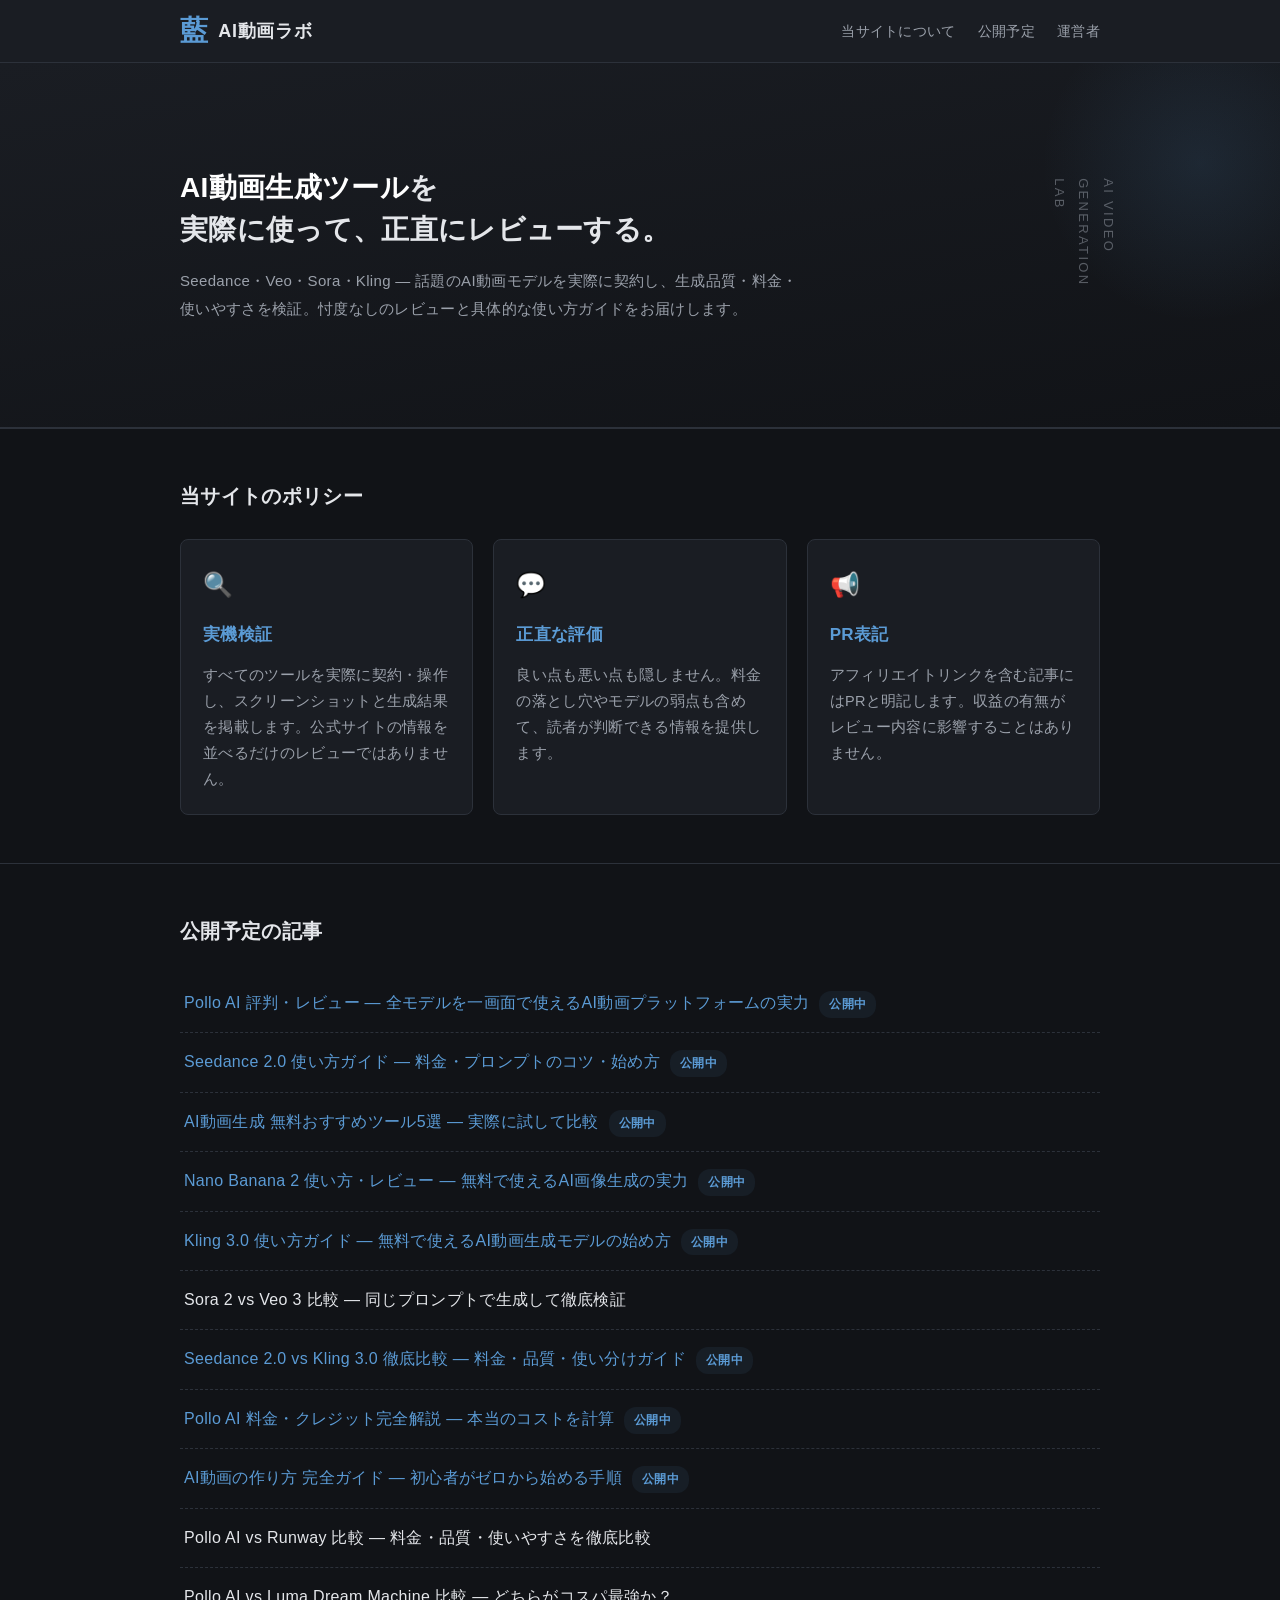
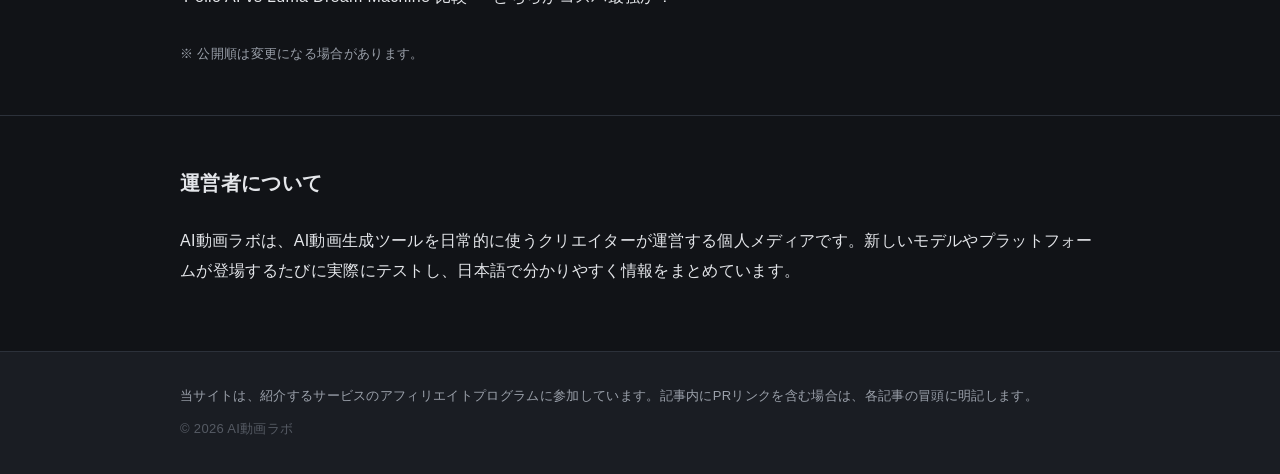
<file: index.html>
<!DOCTYPE html>
<html lang="ja">
<head>
  <meta charset="UTF-8">
  <meta name="viewport" content="width=device-width, initial-scale=1.0">

  <!-- Google tag (gtag.js) -->
  <script async src="https://www.googletagmanager.com/gtag/js?id=G-N07L9W3FB1"></script>
  <script>
    window.dataLayer = window.dataLayer || [];
    function gtag(){dataLayer.push(arguments);}
    gtag('js', new Date());
    gtag('config', 'G-N07L9W3FB1');
  </script>

  <!-- Search Console: cole aqui a meta tag de verificacao quando criar a propriedade -->
  <!-- <meta name="google-site-verification" content="COLE_O_CODIGO_AQUI"> -->

  <title>AI動画ラボ｜AI動画生成ツールを実際に使って検証するサイト</title>
  <meta name="description" content="AI動画ラボは、Seedance・Veo・Sora・KlingなどのAI動画生成モデルを実際に契約して検証し、料金・品質・使い方を正直にレビューする情報サイトです。">
  <link rel="canonical" href="https://aidouga-lab.github.io/">

  <meta property="og:type" content="website">
  <meta property="og:site_name" content="AI動画ラボ">
  <meta property="og:title" content="AI動画ラボ｜AI動画生成ツールを実際に使って検証">
  <meta property="og:description" content="Seedance・Veo・Sora・KlingなどのAI動画生成モデルを実際に使って検証。料金・品質・使い方を正直にレビューします。">
  <meta property="og:url" content="https://aidouga-lab.github.io/">
  <meta property="og:locale" content="ja_JP">

  <link rel="icon" type="image/x-icon" href="/favicon.ico">
  <link rel="icon" type="image/png" sizes="96x96" href="/favicon-96x96.png">
  <link rel="icon" type="image/png" sizes="48x48" href="/favicon-48x48.png">
  <link rel="icon" type="image/png" sizes="32x32" href="/favicon-32x32.png">
  <link rel="icon" type="image/png" sizes="16x16" href="/favicon-16x16.png">
  <link rel="apple-touch-icon" sizes="180x180" href="/apple-touch-icon.png">
  <link rel="manifest" href="/site.webmanifest">
  <meta name="theme-color" content="#111317">

  <link rel="stylesheet" href="css/style.css">
</head>
<body>

  <header class="site-header">
    <div class="wrap header-inner">
      <a class="brand" href="/">
        <span class="brand-mark" aria-hidden="true">藍</span>
        <span class="brand-name">AI動画ラボ</span>
      </a>
      <nav class="site-nav">
        <a href="#policy">当サイトについて</a>
        <a href="#upcoming">公開予定</a>
        <a href="#about">運営者</a>
      </nav>
    </div>
  </header>

  <section class="hero">
    <div class="wrap hero-inner">
      <span class="hero-vertical">AI VIDEO GENERATION LAB</span>
      <h1 class="hero-title"><em>AI動画生成ツール</em>を<br>実際に使って、正直にレビューする。</h1>
      <p class="hero-sub">Seedance・Veo・Sora・Kling — 話題のAI動画モデルを実際に契約し、生成品質・料金・使いやすさを検証。忖度なしのレビューと具体的な使い方ガイドをお届けします。</p>
    </div>
  </section>

  <section id="policy">
    <div class="wrap">
      <h2 class="section-title">当サイトのポリシー</h2>
      <div class="policy-grid">
        <div class="policy-item">
          <span class="policy-icon">🔍</span>
          <h3>実機検証</h3>
          <p>すべてのツールを実際に契約・操作し、スクリーンショットと生成結果を掲載します。公式サイトの情報を並べるだけのレビューではありません。</p>
        </div>
        <div class="policy-item">
          <span class="policy-icon">💬</span>
          <h3>正直な評価</h3>
          <p>良い点も悪い点も隠しません。料金の落とし穴やモデルの弱点も含めて、読者が判断できる情報を提供します。</p>
        </div>
        <div class="policy-item">
          <span class="policy-icon">📢</span>
          <h3>PR表記</h3>
          <p>アフィリエイトリンクを含む記事にはPRと明記します。収益の有無がレビュー内容に影響することはありません。</p>
        </div>
      </div>
    </div>
  </section>

  <section id="upcoming">
    <div class="wrap">
      <h2 class="section-title">公開予定の記事</h2>
      <ul class="upcoming-list">
        <li><a href="/pollo-ai-review/">Pollo AI 評判・レビュー — 全モデルを一画面で使えるAI動画プラットフォームの実力</a><span class="upcoming-tag">公開中</span></li>
        <li><a href="/seedance-guide/">Seedance 2.0 使い方ガイド — 料金・プロンプトのコツ・始め方</a><span class="upcoming-tag">公開中</span></li>
        <li><a href="/ai-video-free/">AI動画生成 無料おすすめツール5選 — 実際に試して比較</a><span class="upcoming-tag">公開中</span></li>
        <li><a href="/nano-banana-guide/">Nano Banana 2 使い方・レビュー — 無料で使えるAI画像生成の実力</a><span class="upcoming-tag">公開中</span></li>
        <li><a href="/kling-guide/">Kling 3.0 使い方ガイド — 無料で使えるAI動画生成モデルの始め方</a><span class="upcoming-tag">公開中</span></li>
        <li>Sora 2 vs Veo 3 比較 — 同じプロンプトで生成して徹底検証</li>
        <li><a href="/seedance-vs-kling/">Seedance 2.0 vs Kling 3.0 徹底比較 — 料金・品質・使い分けガイド</a><span class="upcoming-tag">公開中</span></li>
        <li><a href="/pollo-ai-pricing/">Pollo AI 料金・クレジット完全解説 — 本当のコストを計算</a><span class="upcoming-tag">公開中</span></li>
        <li><a href="/ai-video-howto/">AI動画の作り方 完全ガイド — 初心者がゼロから始める手順</a><span class="upcoming-tag">公開中</span></li>
        <li>Pollo AI vs Runway 比較 — 料金・品質・使いやすさを徹底比較</li>
        <li>Pollo AI vs Luma Dream Machine 比較 — どちらがコスパ最強か？</li>
      </ul>
      <p class="upcoming-note">※ 公開順は変更になる場合があります。</p>
    </div>
  </section>

  <section id="about">
    <div class="wrap">
      <h2 class="section-title">運営者について</h2>
      <p>AI動画ラボは、AI動画生成ツールを日常的に使うクリエイターが運営する個人メディアです。新しいモデルやプラットフォームが登場するたびに実際にテストし、日本語で分かりやすく情報をまとめています。</p>
    </div>
  </section>

  <footer class="site-footer">
    <div class="wrap">
      <p class="footer-disclosure">当サイトは、紹介するサービスのアフィリエイトプログラムに参加しています。記事内にPRリンクを含む場合は、各記事の冒頭に明記します。</p>
      <p class="footer-copy">© 2026 AI動画ラボ</p>
    </div>
  </footer>

  <script type="application/ld+json">
  {
    "@context": "https://schema.org",
    "@type": "WebSite",
    "name": "AI動画ラボ",
    "url": "https://aidouga-lab.github.io/",
    "description": "AI動画生成ツールを実際に使って検証し、料金・品質・使い方を正直にレビューする情報サイト",
    "inLanguage": "ja",
    "publisher": {
      "@type": "Organization",
      "name": "AI動画ラボ",
      "url": "https://aidouga-lab.github.io/"
    }
  }
  </script>

</body>
</html>
</file>
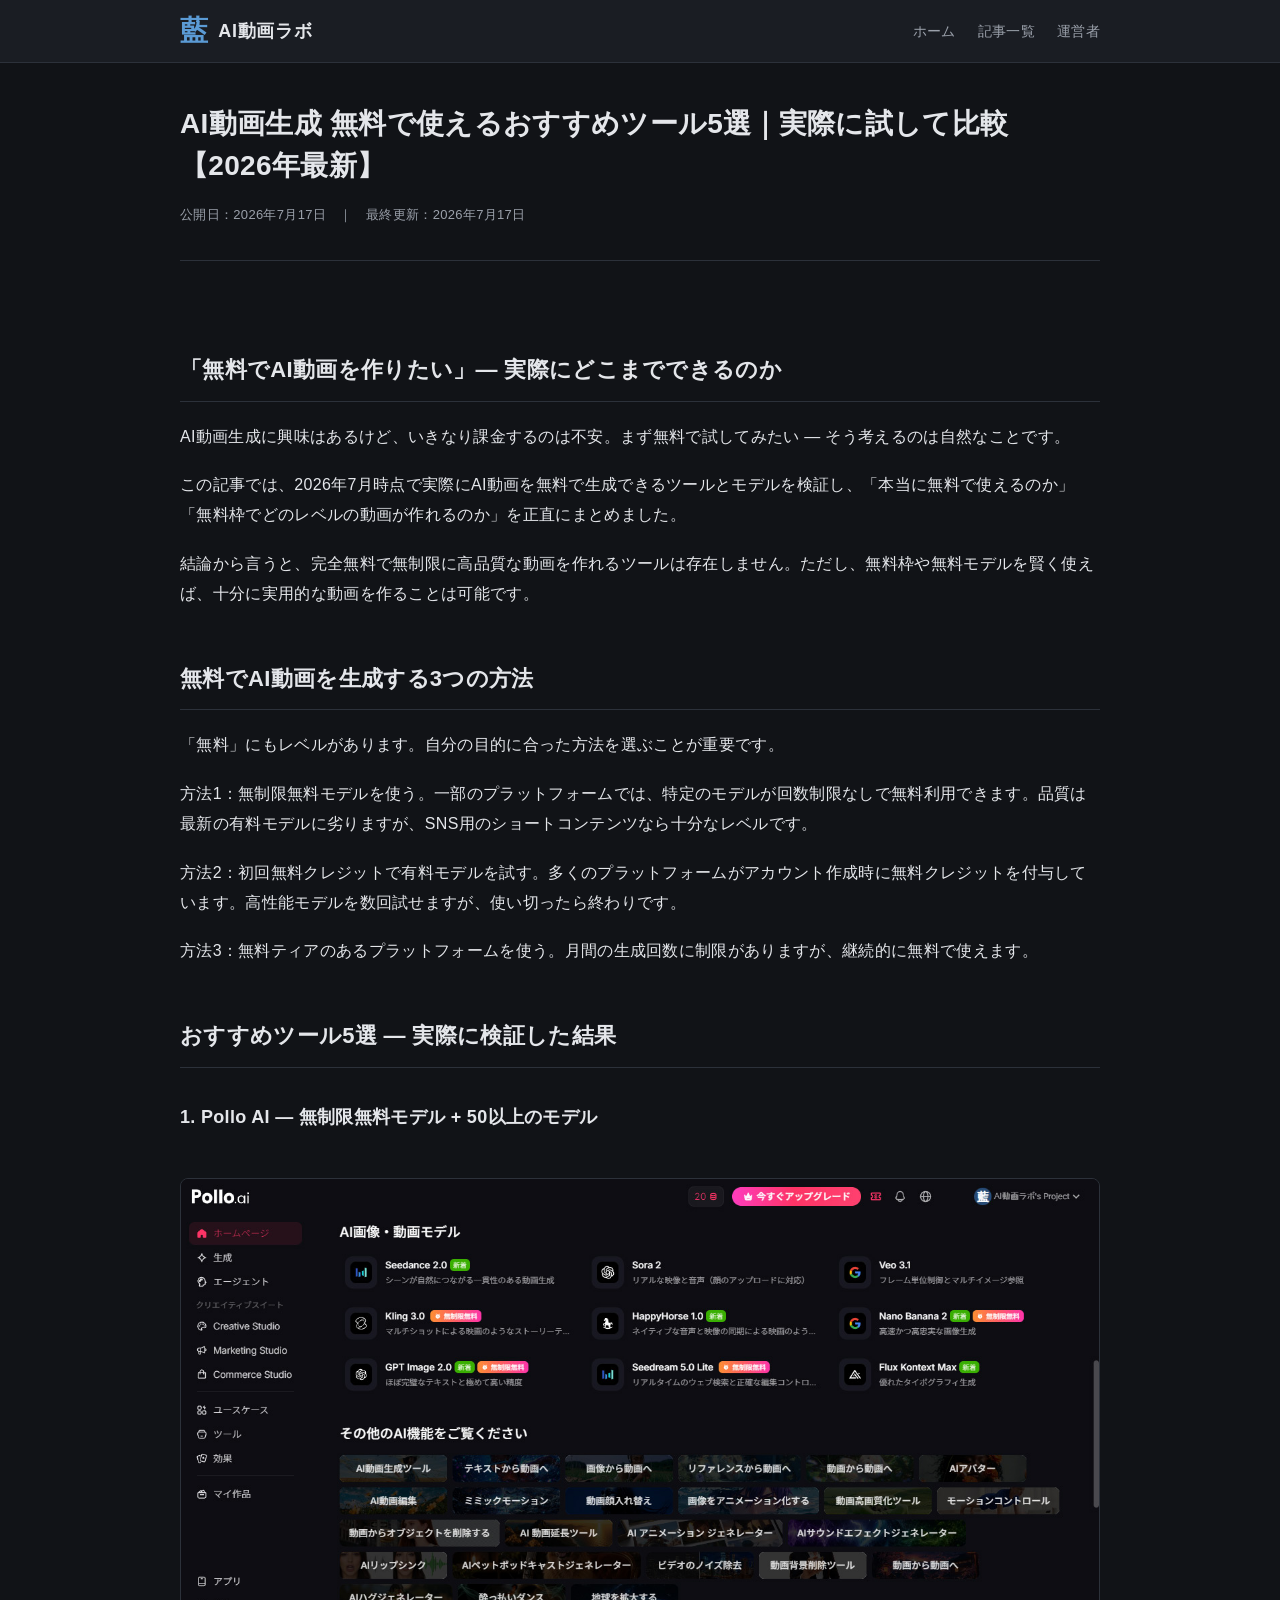
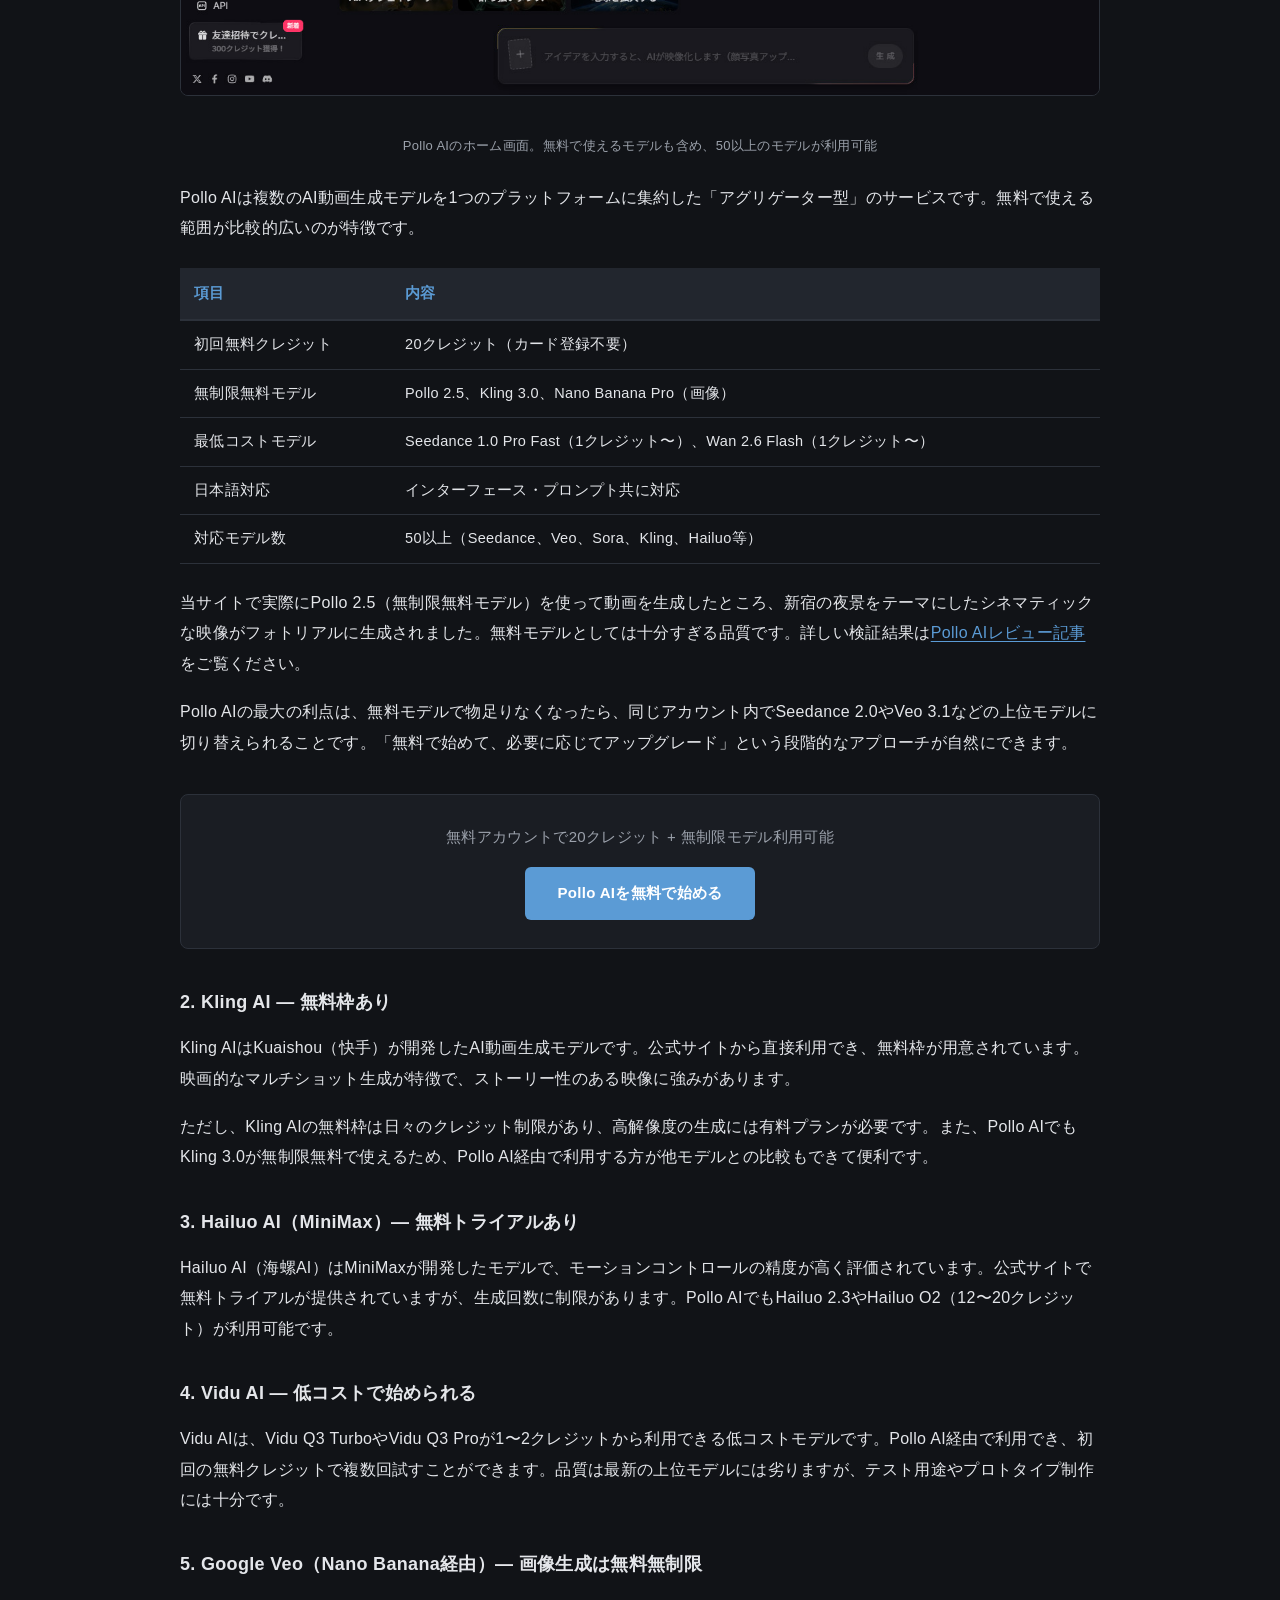
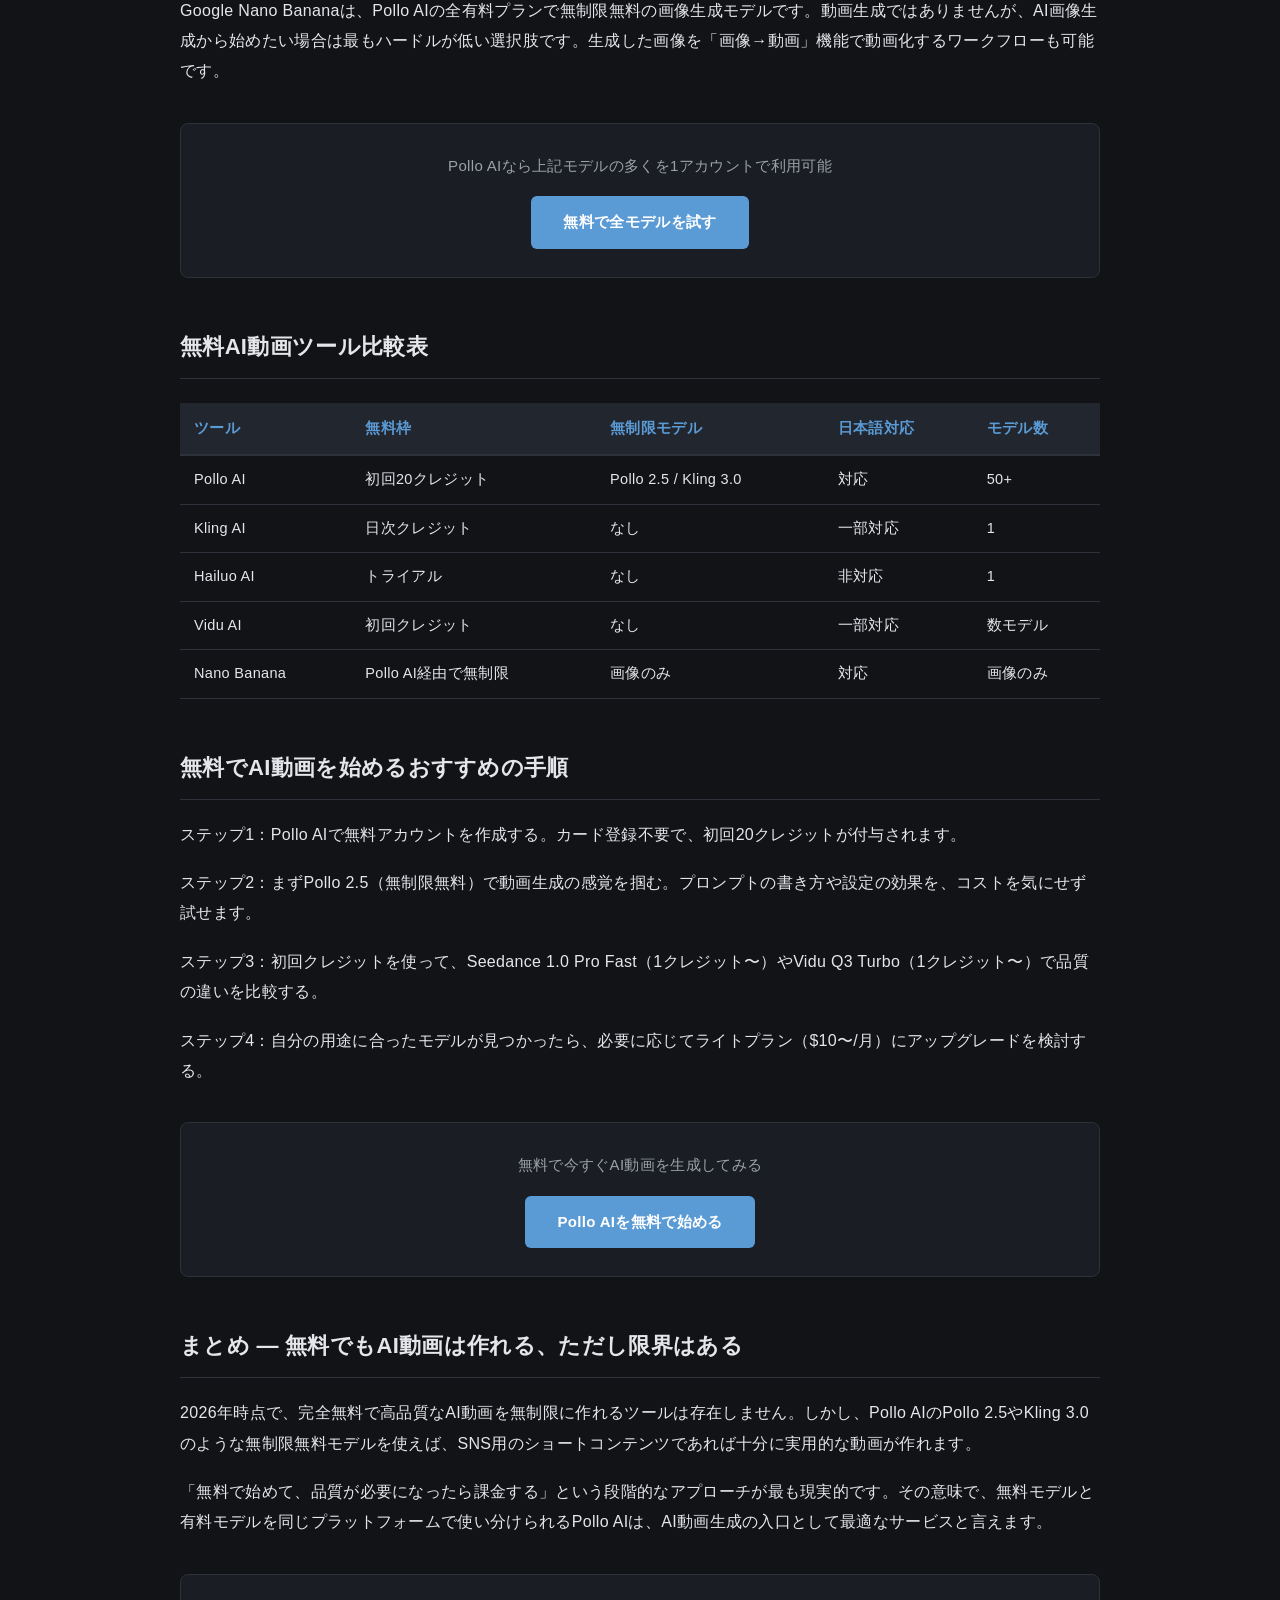
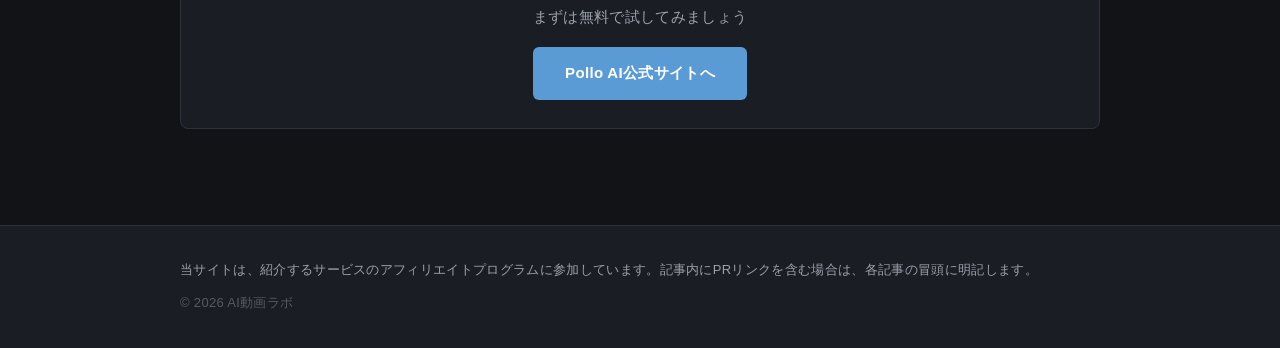
<file: ai-video-free/index.html>
<!DOCTYPE html>
<html lang="ja">
<head>
  <meta charset="UTF-8">
  <meta name="viewport" content="width=device-width, initial-scale=1.0">

  <script async src="https://www.googletagmanager.com/gtag/js?id=G-N07L9W3FB1"></script>
  <script>
    window.dataLayer = window.dataLayer || [];
    function gtag(){dataLayer.push(arguments);}
    gtag('js', new Date());
    gtag('config', 'G-N07L9W3FB1');
  </script>

  <title>AI動画生成 無料で使えるおすすめツール5選｜2026年最新比較</title>
  <meta name="description" content="AI動画を無料で生成できるツールを実際にテストして比較。完全無料で使えるモデル、無料枠のあるプラットフォーム、無料で始める具体的な手順まで解説します。">
  <link rel="canonical" href="https://aidouga-lab.github.io/ai-video-free/">

  <meta property="og:type" content="article">
  <meta property="og:site_name" content="AI動画ラボ">
  <meta property="og:title" content="AI動画生成 無料で使えるおすすめツール5選｜2026年最新">
  <meta property="og:description" content="AI動画を無料で生成できるツールを実際にテストして比較。">
  <meta property="og:url" content="https://aidouga-lab.github.io/ai-video-free/">
  <meta property="og:locale" content="ja_JP">

  <link rel="icon" type="image/x-icon" href="/favicon.ico">
  <link rel="icon" type="image/png" sizes="32x32" href="/favicon-32x32.png">
  <link rel="apple-touch-icon" sizes="180x180" href="/apple-touch-icon.png">
  <link rel="manifest" href="/site.webmanifest">
  <meta name="theme-color" content="#111317">

  <link rel="stylesheet" href="../css/style.css">
  <link rel="stylesheet" href="../css/article.css">
</head>
<body>

  <header class="site-header">
    <div class="wrap header-inner">
      <a class="brand" href="/">
        <span class="brand-mark" aria-hidden="true">藍</span>
        <span class="brand-name">AI動画ラボ</span>
      </a>
      <nav class="site-nav">
        <a href="/">ホーム</a>
        <a href="/#upcoming">記事一覧</a>
        <a href="/#about">運営者</a>
      </nav>
    </div>
  </header>

  <article>
    <div class="wrap">

      <div class="article-header">
        <h1 class="hero-title">AI動画生成 無料で使えるおすすめツール5選｜実際に試して比較【2026年最新】</h1>
        <p class="article-meta">公開日：2026年7月17日　｜　最終更新：2026年7月17日</p>
      </div>

      <div class="article-body">

        <h2>「無料でAI動画を作りたい」— 実際にどこまでできるのか</h2>

        <p>AI動画生成に興味はあるけど、いきなり課金するのは不安。まず無料で試してみたい — そう考えるのは自然なことです。</p>

        <p>この記事では、2026年7月時点で実際にAI動画を無料で生成できるツールとモデルを検証し、「本当に無料で使えるのか」「無料枠でどのレベルの動画が作れるのか」を正直にまとめました。</p>

        <p>結論から言うと、完全無料で無制限に高品質な動画を作れるツールは存在しません。ただし、無料枠や無料モデルを賢く使えば、十分に実用的な動画を作ることは可能です。</p>


        <h2>無料でAI動画を生成する3つの方法</h2>

        <p>「無料」にもレベルがあります。自分の目的に合った方法を選ぶことが重要です。</p>

        <p>方法1：無制限無料モデルを使う。一部のプラットフォームでは、特定のモデルが回数制限なしで無料利用できます。品質は最新の有料モデルに劣りますが、SNS用のショートコンテンツなら十分なレベルです。</p>

        <p>方法2：初回無料クレジットで有料モデルを試す。多くのプラットフォームがアカウント作成時に無料クレジットを付与しています。高性能モデルを数回試せますが、使い切ったら終わりです。</p>

        <p>方法3：無料ティアのあるプラットフォームを使う。月間の生成回数に制限がありますが、継続的に無料で使えます。</p>


        <h2>おすすめツール5選 — 実際に検証した結果</h2>

        <h3>1. Pollo AI — 無制限無料モデル + 50以上のモデル</h3>

        <figure>
          <img src="img/pollo-ai-home.jpg" alt="Pollo AIのホームページ" width="1366" height="768" loading="lazy">
          <figcaption>Pollo AIのホーム画面。無料で使えるモデルも含め、50以上のモデルが利用可能</figcaption>
        </figure>

        <p>Pollo AIは複数のAI動画生成モデルを1つのプラットフォームに集約した「アグリゲーター型」のサービスです。無料で使える範囲が比較的広いのが特徴です。</p>

        <table>
          <thead><tr><th>項目</th><th>内容</th></tr></thead>
          <tbody>
            <tr><td>初回無料クレジット</td><td>20クレジット（カード登録不要）</td></tr>
            <tr><td>無制限無料モデル</td><td>Pollo 2.5、Kling 3.0、Nano Banana Pro（画像）</td></tr>
            <tr><td>最低コストモデル</td><td>Seedance 1.0 Pro Fast（1クレジット〜）、Wan 2.6 Flash（1クレジット〜）</td></tr>
            <tr><td>日本語対応</td><td>インターフェース・プロンプト共に対応</td></tr>
            <tr><td>対応モデル数</td><td>50以上（Seedance、Veo、Sora、Kling、Hailuo等）</td></tr>
          </tbody>
        </table>

        <p>当サイトで実際にPollo 2.5（無制限無料モデル）を使って動画を生成したところ、新宿の夜景をテーマにしたシネマティックな映像がフォトリアルに生成されました。無料モデルとしては十分すぎる品質です。詳しい検証結果は<a href="/pollo-ai-review/">Pollo AIレビュー記事</a>をご覧ください。</p>

        <p>Pollo AIの最大の利点は、無料モデルで物足りなくなったら、同じアカウント内でSeedance 2.0やVeo 3.1などの上位モデルに切り替えられることです。「無料で始めて、必要に応じてアップグレード」という段階的なアプローチが自然にできます。</p>

        <div class="cta-box">
          <p>無料アカウントで20クレジット + 無制限モデル利用可能</p>
          <a href="https://pollo.ai/ja?ref=nmmxnzi&tap_s=10073835-f5ab72" class="btn-primary" rel="sponsored" target="_blank">Pollo AIを無料で始める</a>
        </div>

        <h3>2. Kling AI — 無料枠あり</h3>

        <p>Kling AIはKuaishou（快手）が開発したAI動画生成モデルです。公式サイトから直接利用でき、無料枠が用意されています。映画的なマルチショット生成が特徴で、ストーリー性のある映像に強みがあります。</p>

        <p>ただし、Kling AIの無料枠は日々のクレジット制限があり、高解像度の生成には有料プランが必要です。また、Pollo AIでもKling 3.0が無制限無料で使えるため、Pollo AI経由で利用する方が他モデルとの比較もできて便利です。</p>

        <h3>3. Hailuo AI（MiniMax）— 無料トライアルあり</h3>

        <p>Hailuo AI（海螺AI）はMiniMaxが開発したモデルで、モーションコントロールの精度が高く評価されています。公式サイトで無料トライアルが提供されていますが、生成回数に制限があります。Pollo AIでもHailuo 2.3やHailuo O2（12〜20クレジット）が利用可能です。</p>

        <h3>4. Vidu AI — 低コストで始められる</h3>

        <p>Vidu AIは、Vidu Q3 TurboやVidu Q3 Proが1〜2クレジットから利用できる低コストモデルです。Pollo AI経由で利用でき、初回の無料クレジットで複数回試すことができます。品質は最新の上位モデルには劣りますが、テスト用途やプロトタイプ制作には十分です。</p>

        <h3>5. Google Veo（Nano Banana経由）— 画像生成は無料無制限</h3>

        <p>Google Nano Bananaは、Pollo AIの全有料プランで無制限無料の画像生成モデルです。動画生成ではありませんが、AI画像生成から始めたい場合は最もハードルが低い選択肢です。生成した画像を「画像→動画」機能で動画化するワークフローも可能です。</p>

        <div class="cta-box">
          <p>Pollo AIなら上記モデルの多くを1アカウントで利用可能</p>
          <a href="https://pollo.ai/ja?ref=nmmxnzi&tap_s=10073835-f5ab72" class="btn-primary" rel="sponsored" target="_blank">無料で全モデルを試す</a>
        </div>


        <h2>無料AI動画ツール比較表</h2>

        <table>
          <thead><tr><th>ツール</th><th>無料枠</th><th>無制限モデル</th><th>日本語対応</th><th>モデル数</th></tr></thead>
          <tbody>
            <tr><td>Pollo AI</td><td>初回20クレジット</td><td>Pollo 2.5 / Kling 3.0</td><td>対応</td><td>50+</td></tr>
            <tr><td>Kling AI</td><td>日次クレジット</td><td>なし</td><td>一部対応</td><td>1</td></tr>
            <tr><td>Hailuo AI</td><td>トライアル</td><td>なし</td><td>非対応</td><td>1</td></tr>
            <tr><td>Vidu AI</td><td>初回クレジット</td><td>なし</td><td>一部対応</td><td>数モデル</td></tr>
            <tr><td>Nano Banana</td><td>Pollo AI経由で無制限</td><td>画像のみ</td><td>対応</td><td>画像のみ</td></tr>
          </tbody>
        </table>


        <h2>無料でAI動画を始めるおすすめの手順</h2>

        <p>ステップ1：Pollo AIで無料アカウントを作成する。カード登録不要で、初回20クレジットが付与されます。</p>

        <p>ステップ2：まずPollo 2.5（無制限無料）で動画生成の感覚を掴む。プロンプトの書き方や設定の効果を、コストを気にせず試せます。</p>

        <p>ステップ3：初回クレジットを使って、Seedance 1.0 Pro Fast（1クレジット〜）やVidu Q3 Turbo（1クレジット〜）で品質の違いを比較する。</p>

        <p>ステップ4：自分の用途に合ったモデルが見つかったら、必要に応じてライトプラン（$10〜/月）にアップグレードを検討する。</p>

        <div class="cta-box">
          <p>無料で今すぐAI動画を生成してみる</p>
          <a href="https://pollo.ai/ja?ref=nmmxnzi&tap_s=10073835-f5ab72" class="btn-primary" rel="sponsored" target="_blank">Pollo AIを無料で始める</a>
        </div>


        <h2>まとめ — 無料でもAI動画は作れる、ただし限界はある</h2>

        <p>2026年時点で、完全無料で高品質なAI動画を無制限に作れるツールは存在しません。しかし、Pollo AIのPollo 2.5やKling 3.0のような無制限無料モデルを使えば、SNS用のショートコンテンツであれば十分に実用的な動画が作れます。</p>

        <p>「無料で始めて、品質が必要になったら課金する」という段階的なアプローチが最も現実的です。その意味で、無料モデルと有料モデルを同じプラットフォームで使い分けられるPollo AIは、AI動画生成の入口として最適なサービスと言えます。</p>

        <div class="cta-box">
          <p>まずは無料で試してみましょう</p>
          <a href="https://pollo.ai/ja?ref=nmmxnzi&tap_s=10073835-f5ab72" class="btn-primary" rel="sponsored" target="_blank">Pollo AI公式サイトへ</a>
        </div>

      </div>

    </div>
  </article>

  <footer class="site-footer">
    <div class="wrap">
      <p class="footer-disclosure">当サイトは、紹介するサービスのアフィリエイトプログラムに参加しています。記事内にPRリンクを含む場合は、各記事の冒頭に明記します。</p>
      <p class="footer-copy">© 2026 AI動画ラボ</p>
    </div>
  </footer>

  <script type="application/ld+json">
  {
    "@context": "https://schema.org",
    "@type": "Article",
    "headline": "AI動画生成 無料で使えるおすすめツール5選｜実際に試して比較【2026年最新】",
    "description": "AI動画を無料で生成できるツールを実際にテストして比較。完全無料で使えるモデル、無料枠のあるプラットフォーム、具体的な手順まで解説。",
    "author": {"@type": "Organization", "name": "AI動画ラボ", "url": "https://aidouga-lab.github.io/"},
    "publisher": {"@type": "Organization", "name": "AI動画ラボ", "url": "https://aidouga-lab.github.io/"},
    "mainEntityOfPage": "https://aidouga-lab.github.io/ai-video-free/",
    "inLanguage": "ja",
    "datePublished": "2026-07-17",
    "dateModified": "2026-07-17"
  }
  </script>

  <script type="application/ld+json">
  {
    "@context": "https://schema.org",
    "@type": "FAQPage",
    "mainEntity": [
      {
        "@type": "Question",
        "name": "AI動画生成を完全無料で使えるツールはありますか？",
        "acceptedAnswer": {
          "@type": "Answer",
          "text": "完全無料で無制限に高品質な動画を作れるツールはありませんが、Pollo AIではPollo 2.5とKling 3.0が無制限無料で利用できます。SNS用のショートコンテンツなら十分な品質です。"
        }
      },
      {
        "@type": "Question",
        "name": "AI動画を無料で作る最も簡単な方法は？",
        "acceptedAnswer": {
          "@type": "Answer",
          "text": "Pollo AIで無料アカウントを作成し（カード登録不要）、Pollo 2.5（無制限無料モデル）でテキストプロンプトから動画を生成するのが最も簡単です。日本語インターフェースで操作でき、日本語プロンプトにも対応しています。"
        }
      }
    ]
  }
  </script>

</body>
</html>
</file>
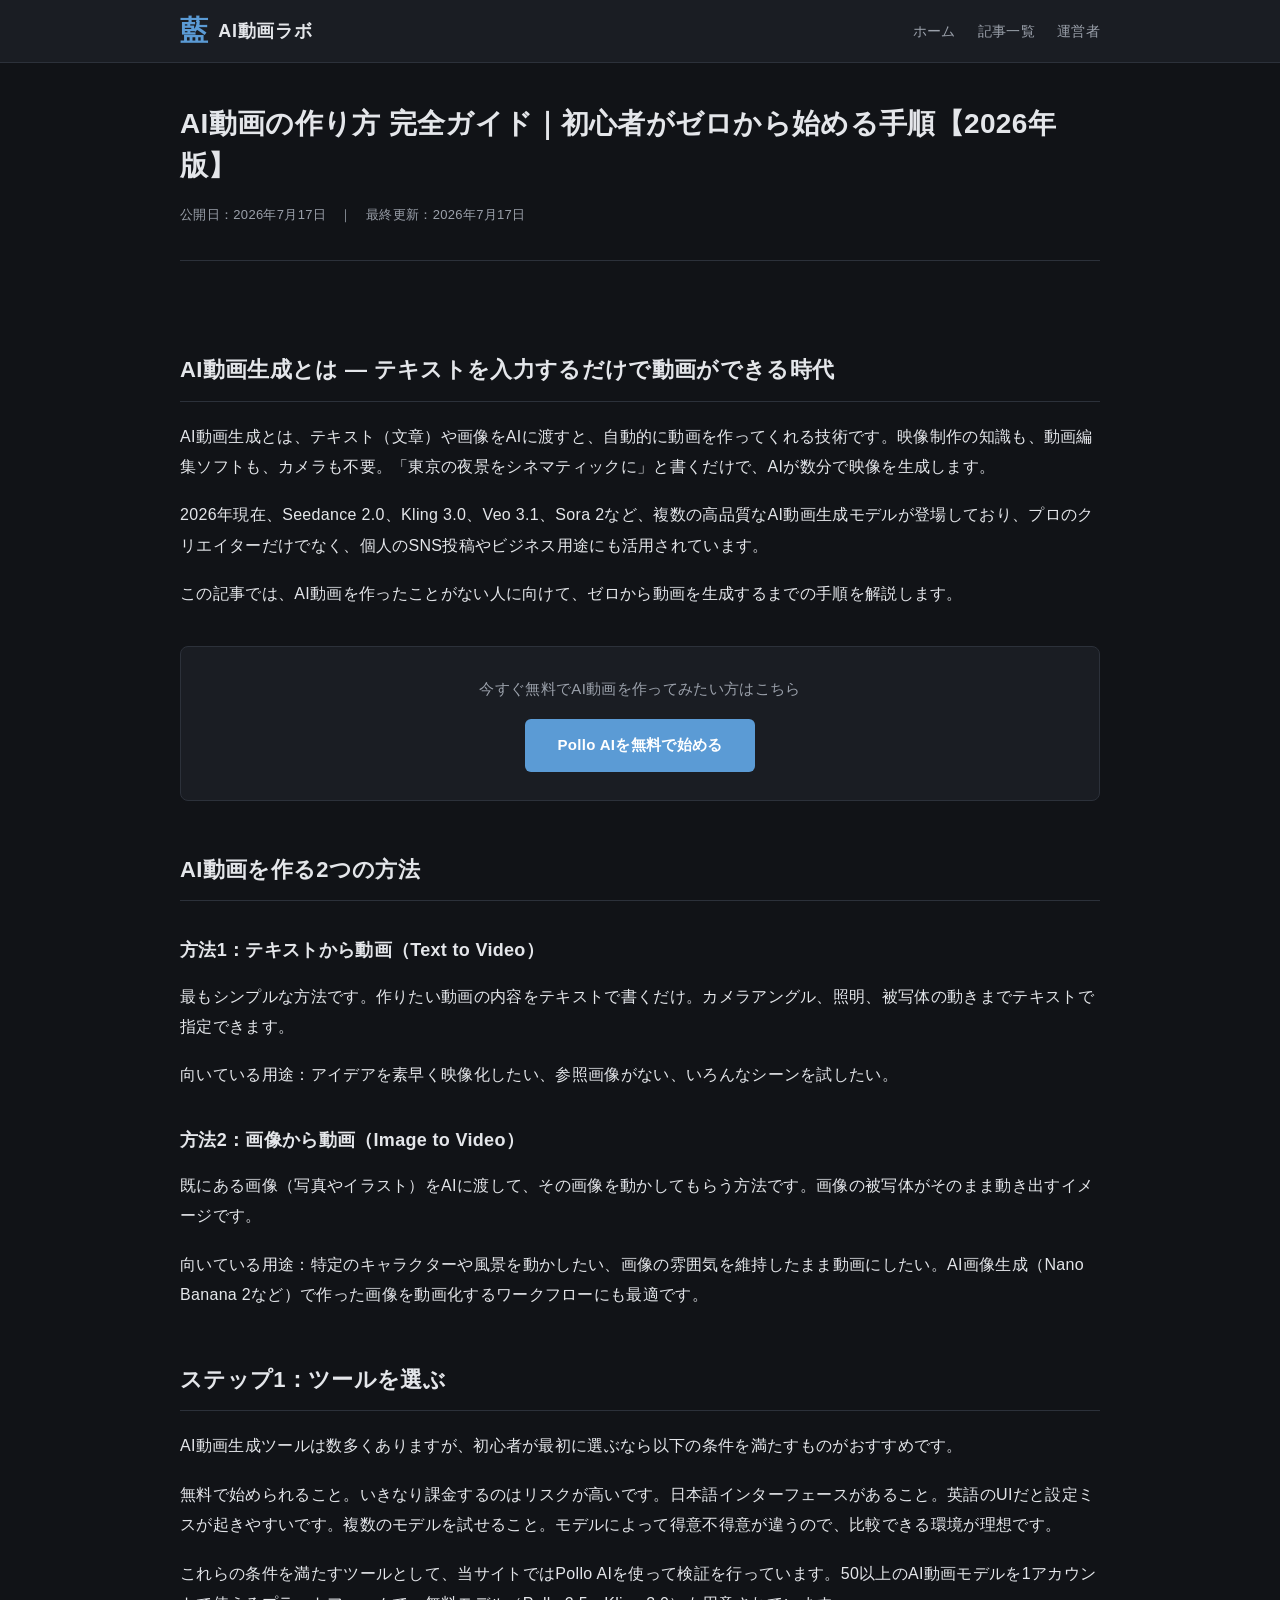
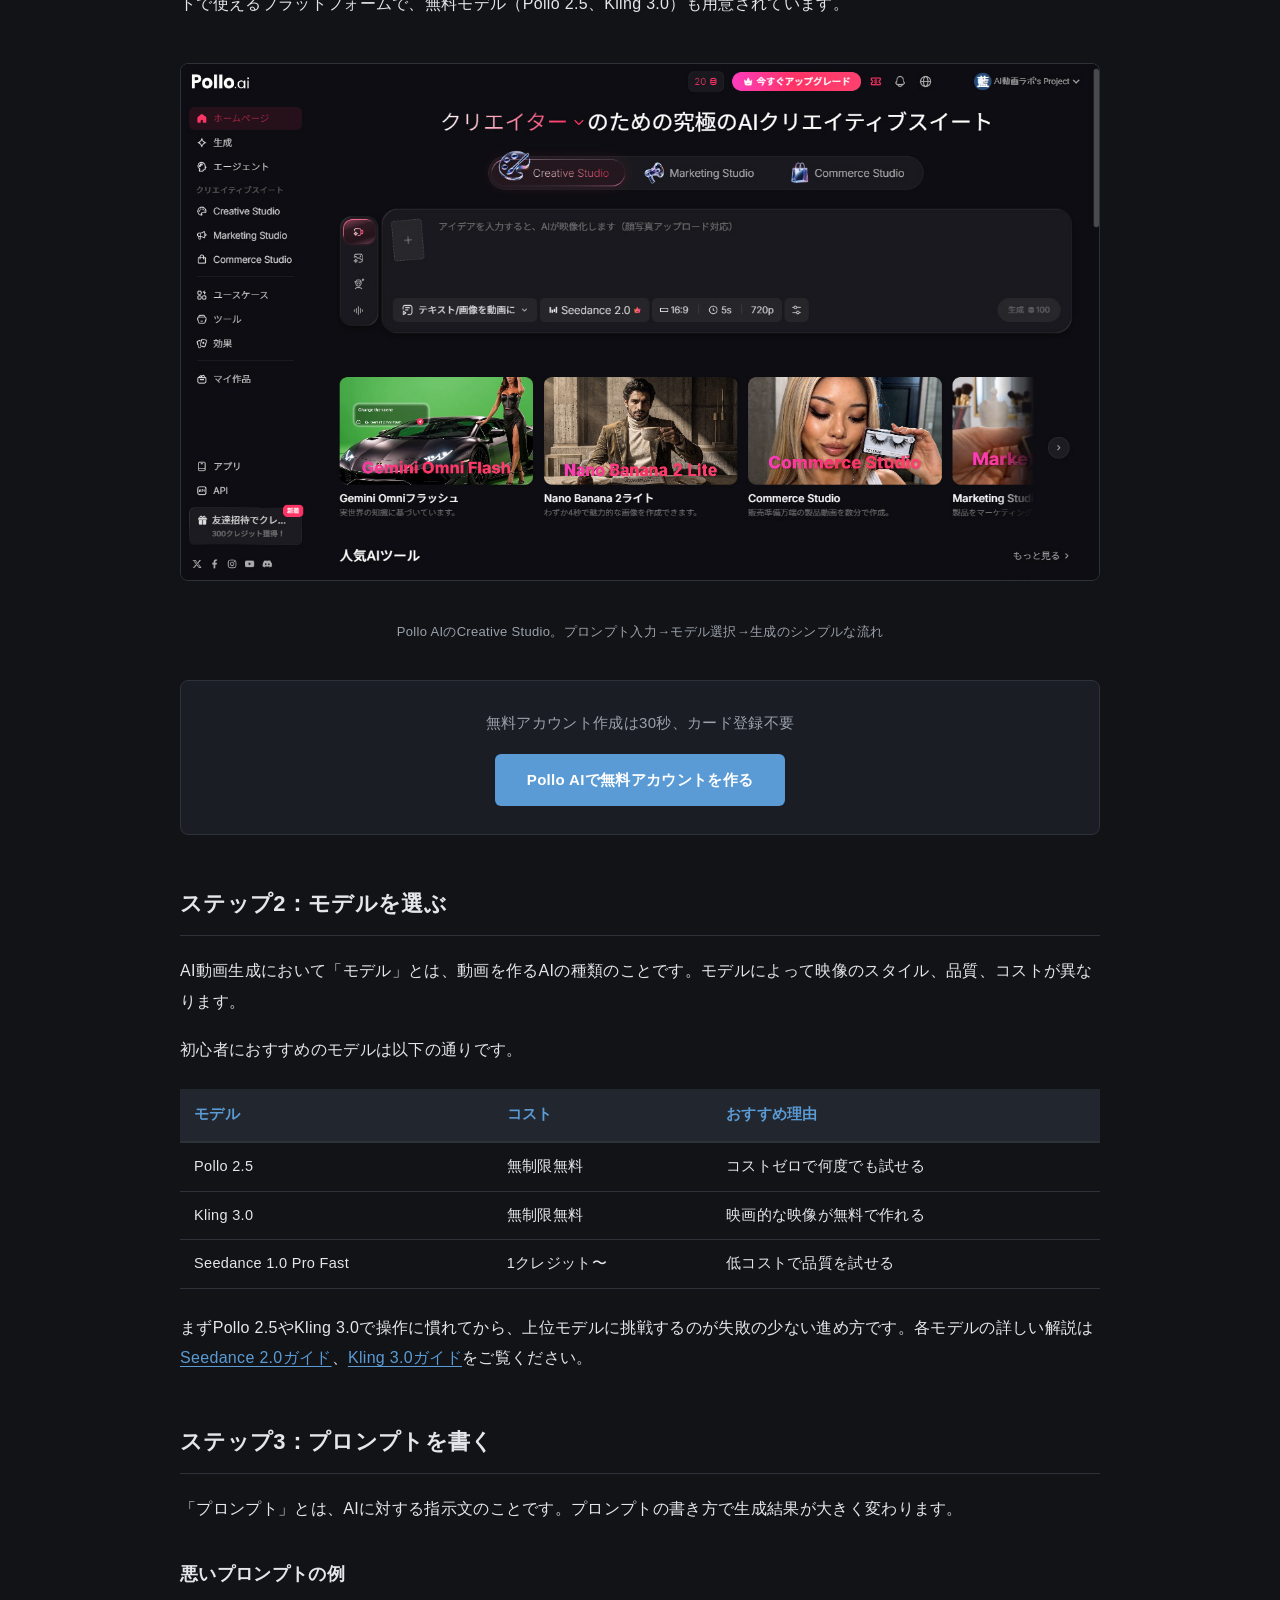
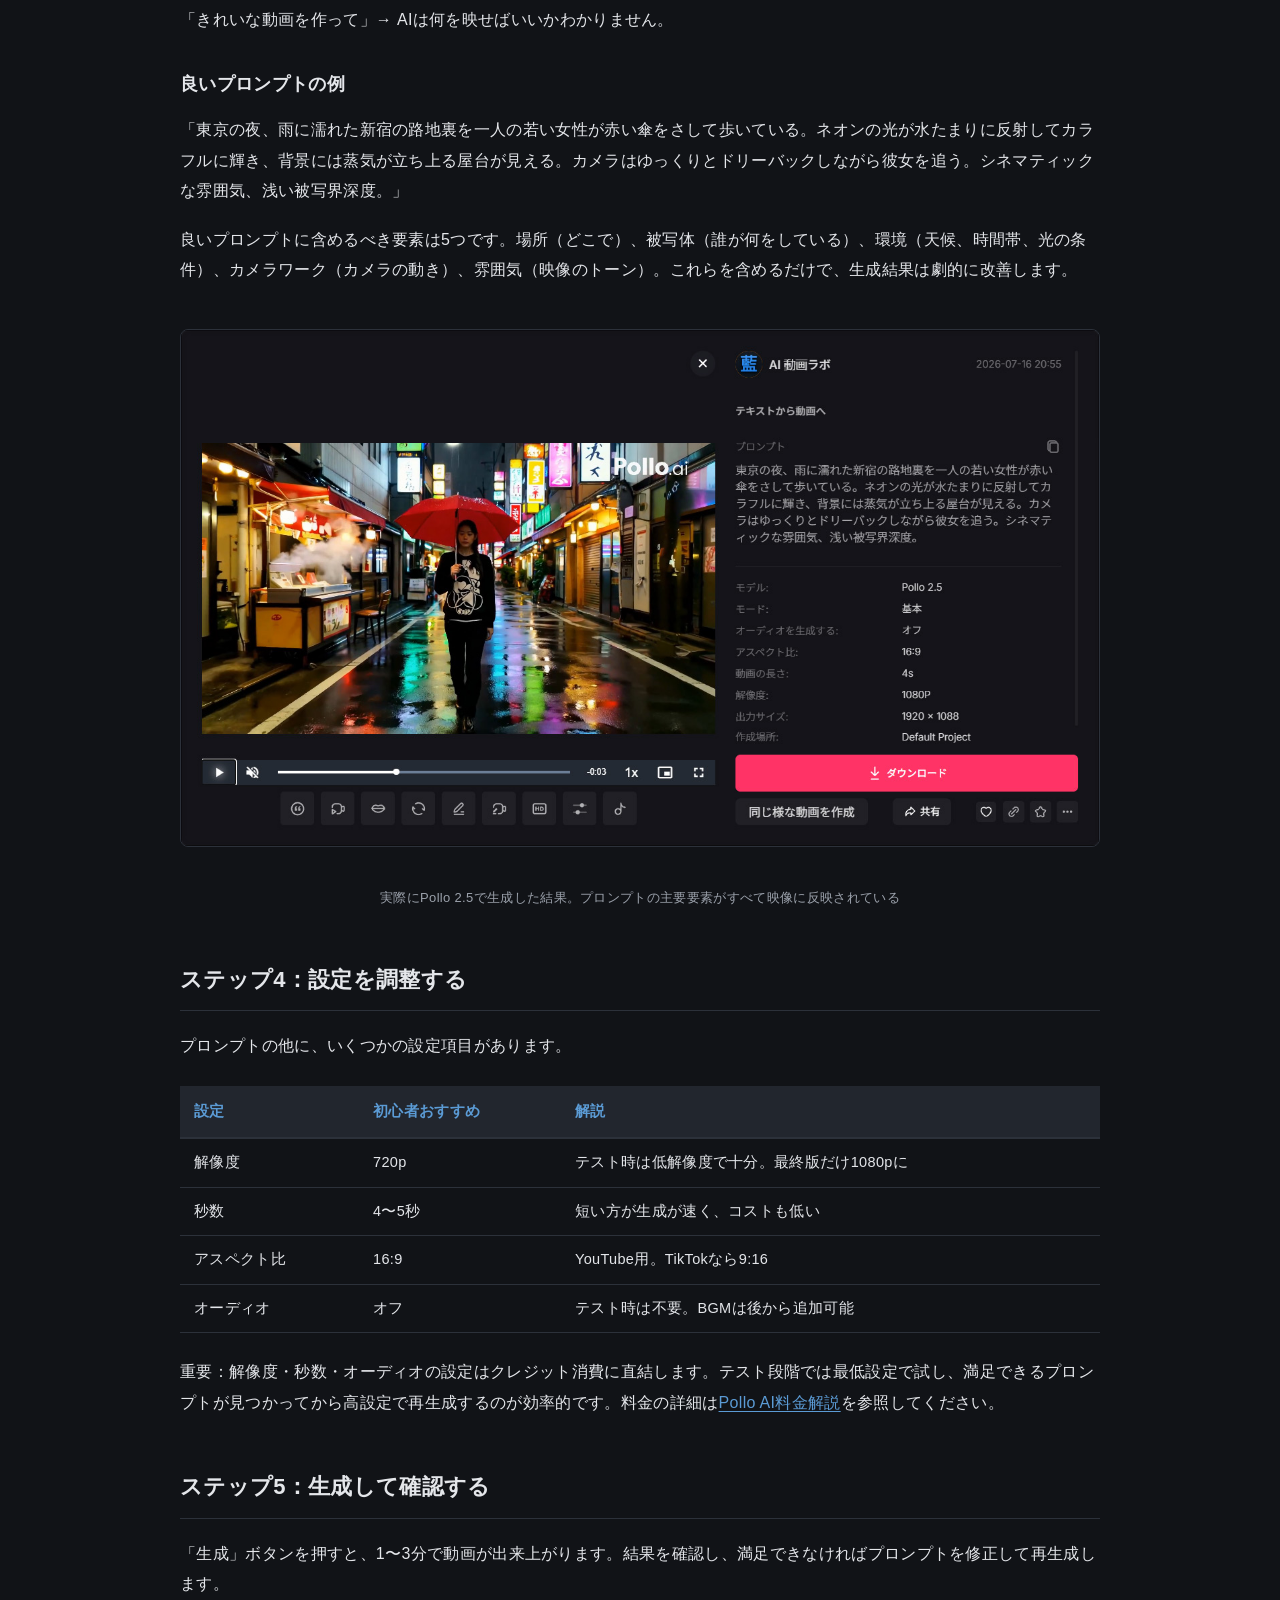
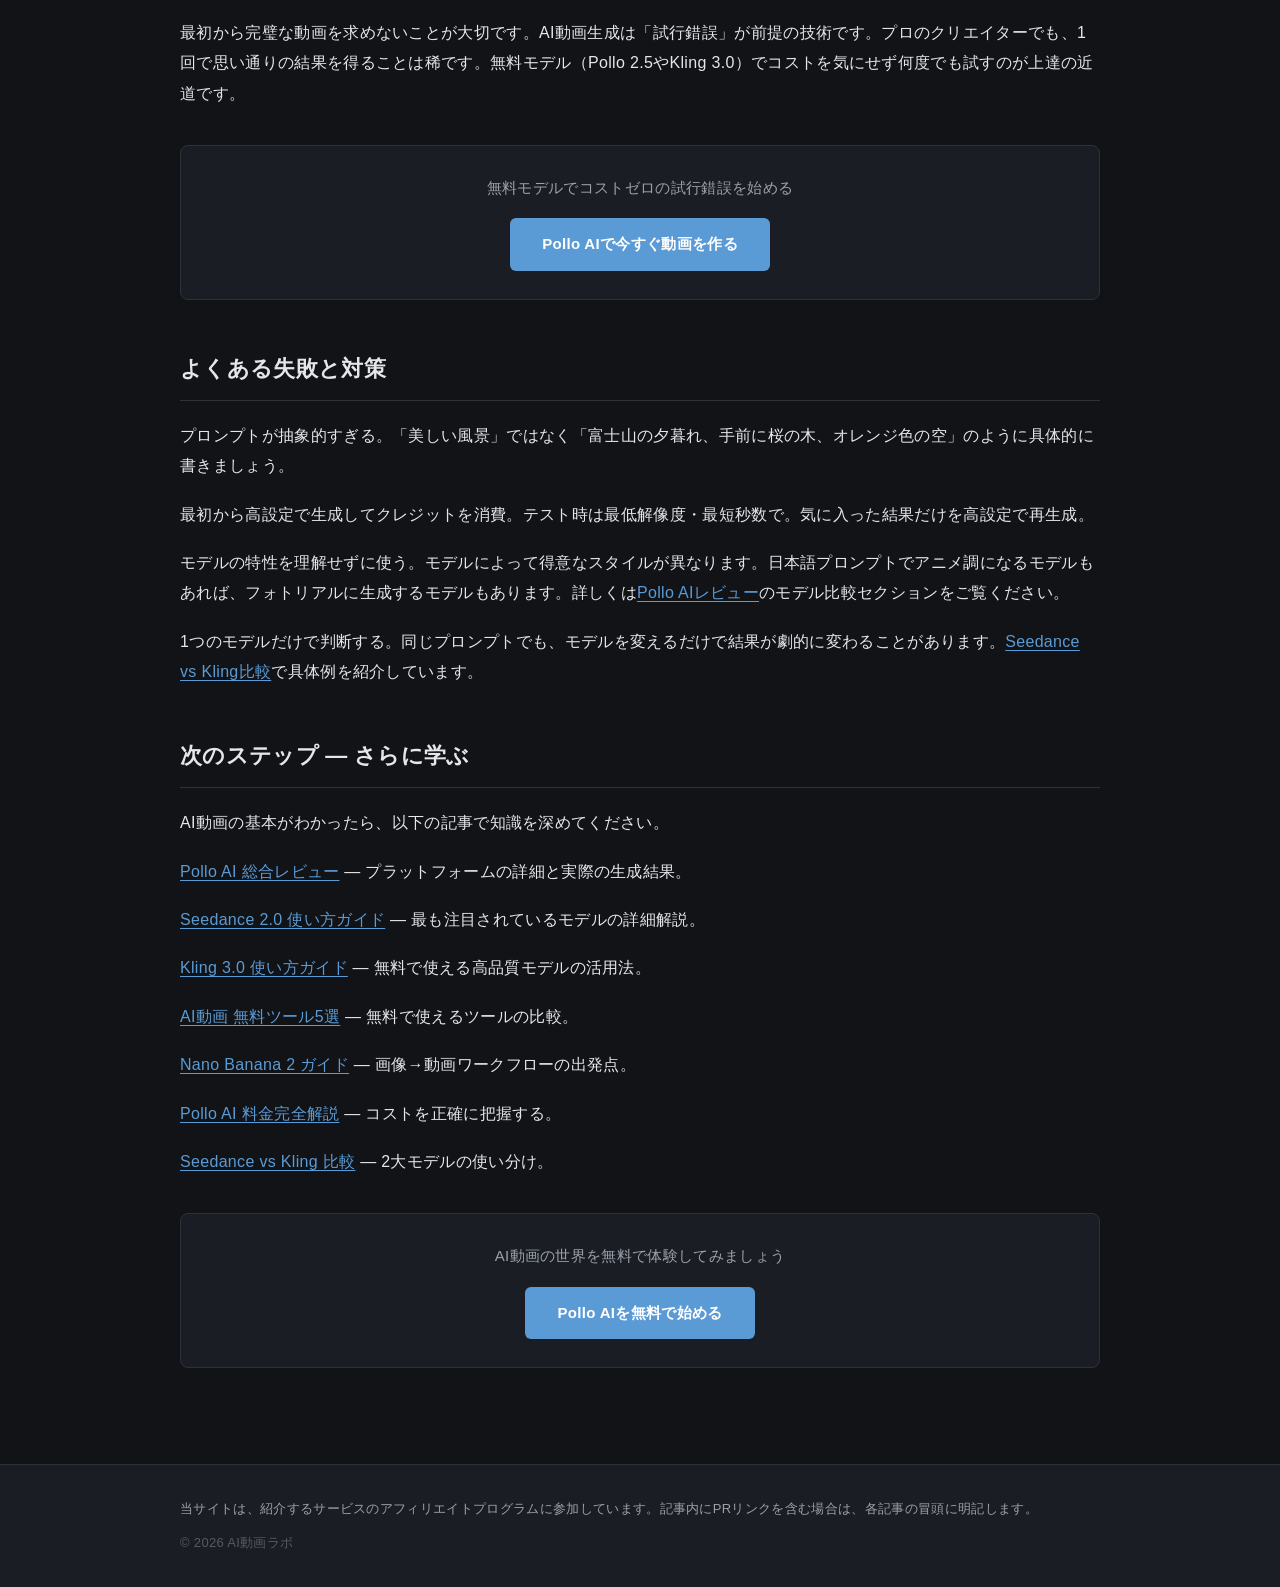
<file: ai-video-howto/index.html>
<!DOCTYPE html>
<html lang="ja">
<head>
  <meta charset="UTF-8">
  <meta name="viewport" content="width=device-width, initial-scale=1.0">
  <script async src="https://www.googletagmanager.com/gtag/js?id=G-N07L9W3FB1"></script>
  <script>window.dataLayer=window.dataLayer||[];function gtag(){dataLayer.push(arguments);}gtag('js',new Date());gtag('config','G-N07L9W3FB1');</script>
  <title>AI動画の作り方 完全ガイド｜初心者がゼロから始める手順【2026年版】</title>
  <meta name="description" content="AI動画の作り方を初心者向けにゼロから解説。テキストから動画、画像から動画の2つの方法、おすすめツール、プロンプトの書き方、無料で始める方法まで。">
  <link rel="canonical" href="https://aidouga-lab.github.io/ai-video-howto/">
  <meta property="og:type" content="article">
  <meta property="og:site_name" content="AI動画ラボ">
  <meta property="og:title" content="AI動画の作り方 完全ガイド｜初心者がゼロから始める手順">
  <meta property="og:description" content="AI動画の作り方を初心者向けにゼロから解説。">
  <meta property="og:url" content="https://aidouga-lab.github.io/ai-video-howto/">
  <meta property="og:locale" content="ja_JP">
  <link rel="icon" type="image/x-icon" href="/favicon.ico">
  <link rel="icon" type="image/png" sizes="32x32" href="/favicon-32x32.png">
  <link rel="apple-touch-icon" sizes="180x180" href="/apple-touch-icon.png">
  <link rel="manifest" href="/site.webmanifest">
  <meta name="theme-color" content="#111317">
  <link rel="stylesheet" href="../css/style.css">
  <link rel="stylesheet" href="../css/article.css">
</head>
<body>
  <header class="site-header"><div class="wrap header-inner"><a class="brand" href="/"><span class="brand-mark" aria-hidden="true">藍</span><span class="brand-name">AI動画ラボ</span></a><nav class="site-nav"><a href="/">ホーム</a><a href="/#upcoming">記事一覧</a><a href="/#about">運営者</a></nav></div></header>

  <article><div class="wrap">
    <div class="article-header">
      <h1 class="hero-title">AI動画の作り方 完全ガイド｜初心者がゼロから始める手順【2026年版】</h1>
      <p class="article-meta">公開日：2026年7月17日　｜　最終更新：2026年7月17日</p>
    </div>

    <div class="article-body">

      <h2>AI動画生成とは — テキストを入力するだけで動画ができる時代</h2>

      <p>AI動画生成とは、テキスト（文章）や画像をAIに渡すと、自動的に動画を作ってくれる技術です。映像制作の知識も、動画編集ソフトも、カメラも不要。「東京の夜景をシネマティックに」と書くだけで、AIが数分で映像を生成します。</p>

      <p>2026年現在、Seedance 2.0、Kling 3.0、Veo 3.1、Sora 2など、複数の高品質なAI動画生成モデルが登場しており、プロのクリエイターだけでなく、個人のSNS投稿やビジネス用途にも活用されています。</p>

      <p>この記事では、AI動画を作ったことがない人に向けて、ゼロから動画を生成するまでの手順を解説します。</p>

      <div class="cta-box">
        <p>今すぐ無料でAI動画を作ってみたい方はこちら</p>
        <a href="https://pollo.ai/ja?ref=nmmxnzi&tap_s=10073835-f5ab72" class="btn-primary" rel="sponsored" target="_blank">Pollo AIを無料で始める</a>
      </div>


      <h2>AI動画を作る2つの方法</h2>

      <h3>方法1：テキストから動画（Text to Video）</h3>

      <p>最もシンプルな方法です。作りたい動画の内容をテキストで書くだけ。カメラアングル、照明、被写体の動きまでテキストで指定できます。</p>

      <p>向いている用途：アイデアを素早く映像化したい、参照画像がない、いろんなシーンを試したい。</p>

      <h3>方法2：画像から動画（Image to Video）</h3>

      <p>既にある画像（写真やイラスト）をAIに渡して、その画像を動かしてもらう方法です。画像の被写体がそのまま動き出すイメージです。</p>

      <p>向いている用途：特定のキャラクターや風景を動かしたい、画像の雰囲気を維持したまま動画にしたい。AI画像生成（Nano Banana 2など）で作った画像を動画化するワークフローにも最適です。</p>


      <h2>ステップ1：ツールを選ぶ</h2>

      <p>AI動画生成ツールは数多くありますが、初心者が最初に選ぶなら以下の条件を満たすものがおすすめです。</p>

      <p>無料で始められること。いきなり課金するのはリスクが高いです。日本語インターフェースがあること。英語のUIだと設定ミスが起きやすいです。複数のモデルを試せること。モデルによって得意不得意が違うので、比較できる環境が理想です。</p>

      <p>これらの条件を満たすツールとして、当サイトではPollo AIを使って検証を行っています。50以上のAI動画モデルを1アカウントで使えるプラットフォームで、無料モデル（Pollo 2.5、Kling 3.0）も用意されています。</p>

      <figure>
        <img src="img/pollo-ai-creative-studio.jpg" alt="Pollo AIのCreative Studio画面" width="1366" height="768" loading="lazy">
        <figcaption>Pollo AIのCreative Studio。プロンプト入力→モデル選択→生成のシンプルな流れ</figcaption>
      </figure>

      <div class="cta-box">
        <p>無料アカウント作成は30秒、カード登録不要</p>
        <a href="https://pollo.ai/ja?ref=nmmxnzi&tap_s=10073835-f5ab72" class="btn-primary" rel="sponsored" target="_blank">Pollo AIで無料アカウントを作る</a>
      </div>


      <h2>ステップ2：モデルを選ぶ</h2>

      <p>AI動画生成において「モデル」とは、動画を作るAIの種類のことです。モデルによって映像のスタイル、品質、コストが異なります。</p>

      <p>初心者におすすめのモデルは以下の通りです。</p>

      <table>
        <thead><tr><th>モデル</th><th>コスト</th><th>おすすめ理由</th></tr></thead>
        <tbody>
          <tr><td>Pollo 2.5</td><td>無制限無料</td><td>コストゼロで何度でも試せる</td></tr>
          <tr><td>Kling 3.0</td><td>無制限無料</td><td>映画的な映像が無料で作れる</td></tr>
          <tr><td>Seedance 1.0 Pro Fast</td><td>1クレジット〜</td><td>低コストで品質を試せる</td></tr>
        </tbody>
      </table>

      <p>まずPollo 2.5やKling 3.0で操作に慣れてから、上位モデルに挑戦するのが失敗の少ない進め方です。各モデルの詳しい解説は<a href="/seedance-guide/">Seedance 2.0ガイド</a>、<a href="/kling-guide/">Kling 3.0ガイド</a>をご覧ください。</p>


      <h2>ステップ3：プロンプトを書く</h2>

      <p>「プロンプト」とは、AIに対する指示文のことです。プロンプトの書き方で生成結果が大きく変わります。</p>

      <h3>悪いプロンプトの例</h3>
      <p>「きれいな動画を作って」→ AIは何を映せばいいかわかりません。</p>

      <h3>良いプロンプトの例</h3>
      <p>「東京の夜、雨に濡れた新宿の路地裏を一人の若い女性が赤い傘をさして歩いている。ネオンの光が水たまりに反射してカラフルに輝き、背景には蒸気が立ち上る屋台が見える。カメラはゆっくりとドリーバックしながら彼女を追う。シネマティックな雰囲気、浅い被写界深度。」</p>

      <p>良いプロンプトに含めるべき要素は5つです。場所（どこで）、被写体（誰が何をしている）、環境（天候、時間帯、光の条件）、カメラワーク（カメラの動き）、雰囲気（映像のトーン）。これらを含めるだけで、生成結果は劇的に改善します。</p>

      <figure>
        <img src="img/pollo-ai-result.jpg" alt="上記のプロンプトで生成された新宿の夜景動画の結果" width="1366" height="768" loading="lazy">
        <figcaption>実際にPollo 2.5で生成した結果。プロンプトの主要要素がすべて映像に反映されている</figcaption>
      </figure>


      <h2>ステップ4：設定を調整する</h2>

      <p>プロンプトの他に、いくつかの設定項目があります。</p>

      <table>
        <thead><tr><th>設定</th><th>初心者おすすめ</th><th>解説</th></tr></thead>
        <tbody>
          <tr><td>解像度</td><td>720p</td><td>テスト時は低解像度で十分。最終版だけ1080pに</td></tr>
          <tr><td>秒数</td><td>4〜5秒</td><td>短い方が生成が速く、コストも低い</td></tr>
          <tr><td>アスペクト比</td><td>16:9</td><td>YouTube用。TikTokなら9:16</td></tr>
          <tr><td>オーディオ</td><td>オフ</td><td>テスト時は不要。BGMは後から追加可能</td></tr>
        </tbody>
      </table>

      <p>重要：解像度・秒数・オーディオの設定はクレジット消費に直結します。テスト段階では最低設定で試し、満足できるプロンプトが見つかってから高設定で再生成するのが効率的です。料金の詳細は<a href="/pollo-ai-pricing/">Pollo AI料金解説</a>を参照してください。</p>


      <h2>ステップ5：生成して確認する</h2>

      <p>「生成」ボタンを押すと、1〜3分で動画が出来上がります。結果を確認し、満足できなければプロンプトを修正して再生成します。</p>

      <p>最初から完璧な動画を求めないことが大切です。AI動画生成は「試行錯誤」が前提の技術です。プロのクリエイターでも、1回で思い通りの結果を得ることは稀です。無料モデル（Pollo 2.5やKling 3.0）でコストを気にせず何度でも試すのが上達の近道です。</p>

      <div class="cta-box">
        <p>無料モデルでコストゼロの試行錯誤を始める</p>
        <a href="https://pollo.ai/ja?ref=nmmxnzi&tap_s=10073835-f5ab72" class="btn-primary" rel="sponsored" target="_blank">Pollo AIで今すぐ動画を作る</a>
      </div>


      <h2>よくある失敗と対策</h2>

      <p>プロンプトが抽象的すぎる。「美しい風景」ではなく「富士山の夕暮れ、手前に桜の木、オレンジ色の空」のように具体的に書きましょう。</p>

      <p>最初から高設定で生成してクレジットを消費。テスト時は最低解像度・最短秒数で。気に入った結果だけを高設定で再生成。</p>

      <p>モデルの特性を理解せずに使う。モデルによって得意なスタイルが異なります。日本語プロンプトでアニメ調になるモデルもあれば、フォトリアルに生成するモデルもあります。詳しくは<a href="/pollo-ai-review/">Pollo AIレビュー</a>のモデル比較セクションをご覧ください。</p>

      <p>1つのモデルだけで判断する。同じプロンプトでも、モデルを変えるだけで結果が劇的に変わることがあります。<a href="/seedance-vs-kling/">Seedance vs Kling比較</a>で具体例を紹介しています。</p>


      <h2>次のステップ — さらに学ぶ</h2>

      <p>AI動画の基本がわかったら、以下の記事で知識を深めてください。</p>

      <p><a href="/pollo-ai-review/">Pollo AI 総合レビュー</a> — プラットフォームの詳細と実際の生成結果。</p>

      <p><a href="/seedance-guide/">Seedance 2.0 使い方ガイド</a> — 最も注目されているモデルの詳細解説。</p>

      <p><a href="/kling-guide/">Kling 3.0 使い方ガイド</a> — 無料で使える高品質モデルの活用法。</p>

      <p><a href="/ai-video-free/">AI動画 無料ツール5選</a> — 無料で使えるツールの比較。</p>

      <p><a href="/nano-banana-guide/">Nano Banana 2 ガイド</a> — 画像→動画ワークフローの出発点。</p>

      <p><a href="/pollo-ai-pricing/">Pollo AI 料金完全解説</a> — コストを正確に把握する。</p>

      <p><a href="/seedance-vs-kling/">Seedance vs Kling 比較</a> — 2大モデルの使い分け。</p>

      <div class="cta-box">
        <p>AI動画の世界を無料で体験してみましょう</p>
        <a href="https://pollo.ai/ja?ref=nmmxnzi&tap_s=10073835-f5ab72" class="btn-primary" rel="sponsored" target="_blank">Pollo AIを無料で始める</a>
      </div>

    </div>
  </div></article>

  <footer class="site-footer"><div class="wrap"><p class="footer-disclosure">当サイトは、紹介するサービスのアフィリエイトプログラムに参加しています。記事内にPRリンクを含む場合は、各記事の冒頭に明記します。</p><p class="footer-copy">© 2026 AI動画ラボ</p></div></footer>

  <script type="application/ld+json">{"@context":"https://schema.org","@type":"Article","headline":"AI動画の作り方 完全ガイド｜初心者がゼロから始める手順【2026年版】","description":"AI動画の作り方を初心者向けにゼロから解説。テキストから動画、画像から動画の方法、ツール選び、プロンプトの書き方まで。","author":{"@type":"Organization","name":"AI動画ラボ","url":"https://aidouga-lab.github.io/"},"publisher":{"@type":"Organization","name":"AI動画ラボ","url":"https://aidouga-lab.github.io/"},"mainEntityOfPage":"https://aidouga-lab.github.io/ai-video-howto/","inLanguage":"ja","datePublished":"2026-07-17","dateModified":"2026-07-17"}</script>
  <script type="application/ld+json">{"@context":"https://schema.org","@type":"FAQPage","mainEntity":[{"@type":"Question","name":"AI動画は無料で作れますか？","acceptedAnswer":{"@type":"Answer","text":"はい。Pollo AIではPollo 2.5とKling 3.0が無制限無料で利用でき、無料プランでも初回20クレジットで有料モデルを試せます。"}},{"@type":"Question","name":"AI動画を作るのにプログラミングは必要ですか？","acceptedAnswer":{"@type":"Answer","text":"いいえ。テキストで「こんな動画を作って」と指示するだけです。プログラミングや動画編集の知識は一切不要です。"}},{"@type":"Question","name":"AI動画の生成にどのくらい時間がかかりますか？","acceptedAnswer":{"@type":"Answer","text":"モデルと設定によりますが、通常1〜3分程度で生成されます。"}}]}</script>
</body>
</html>
</file>
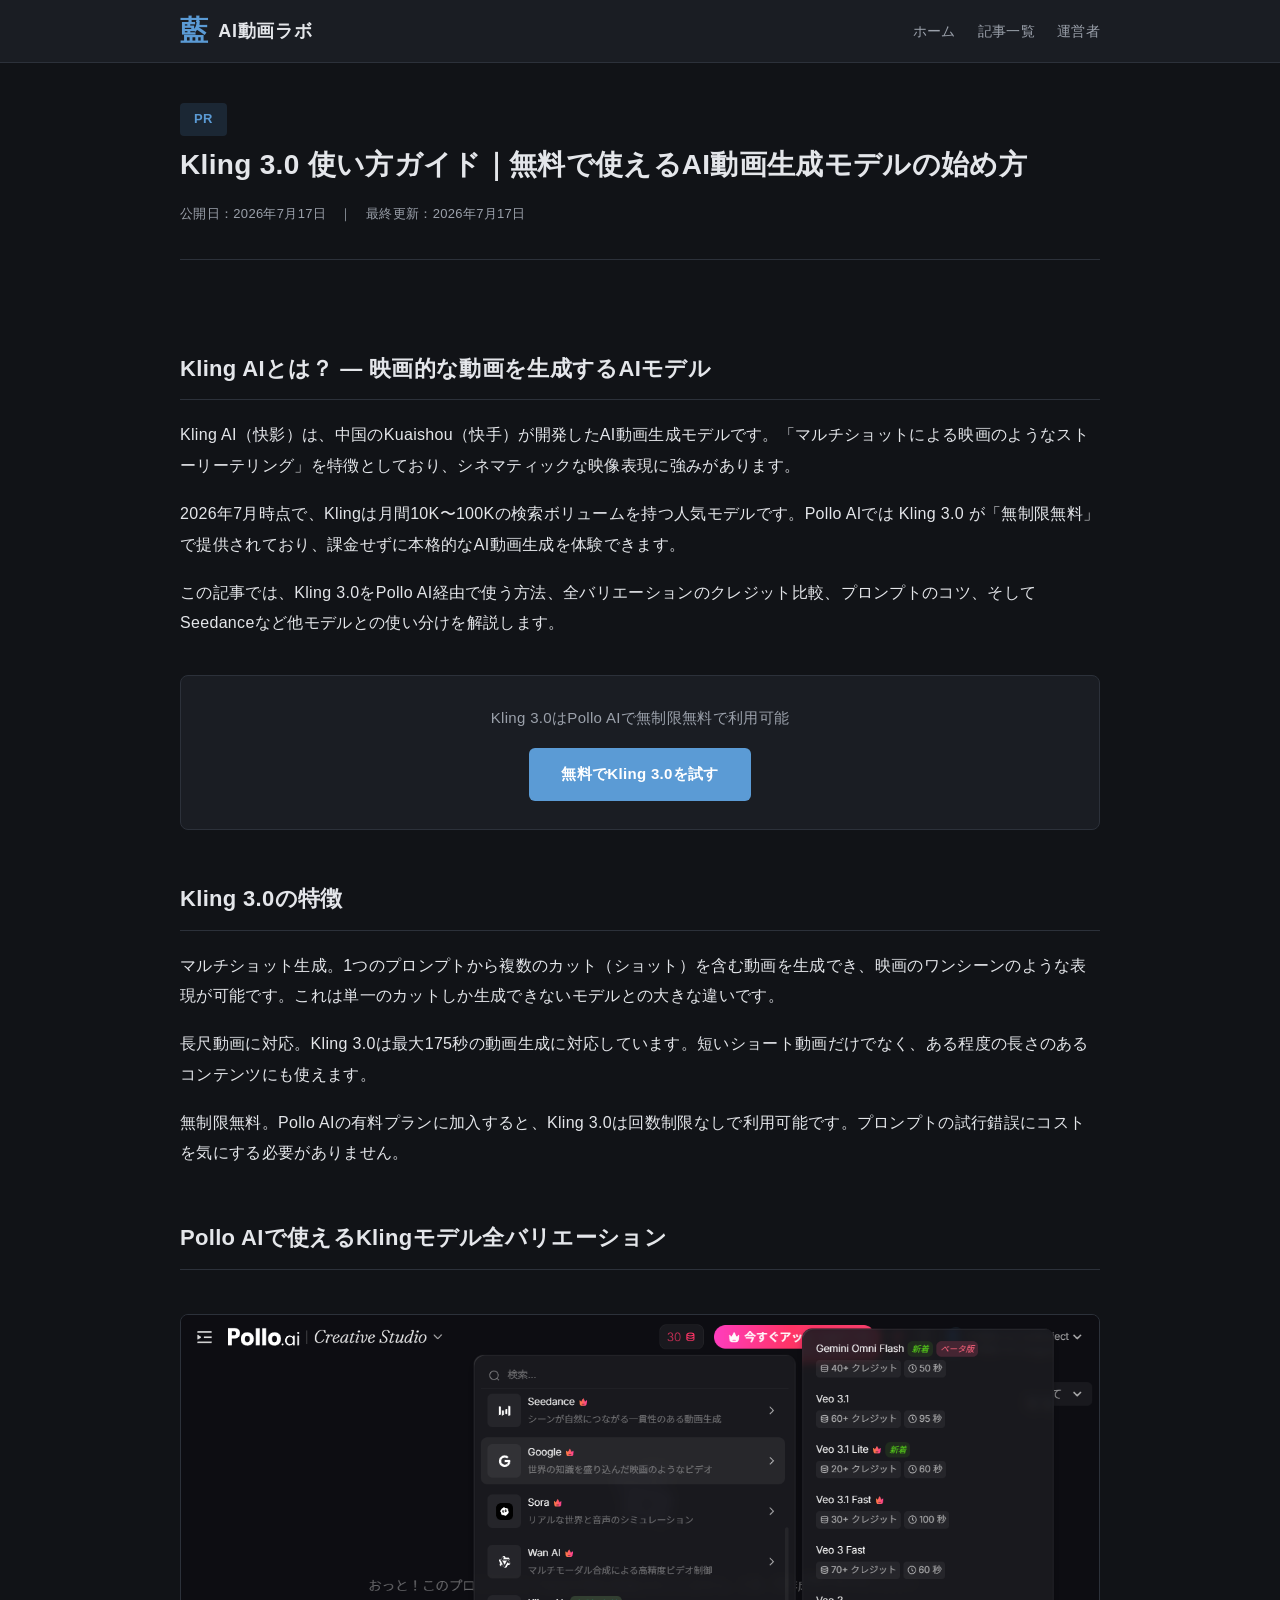
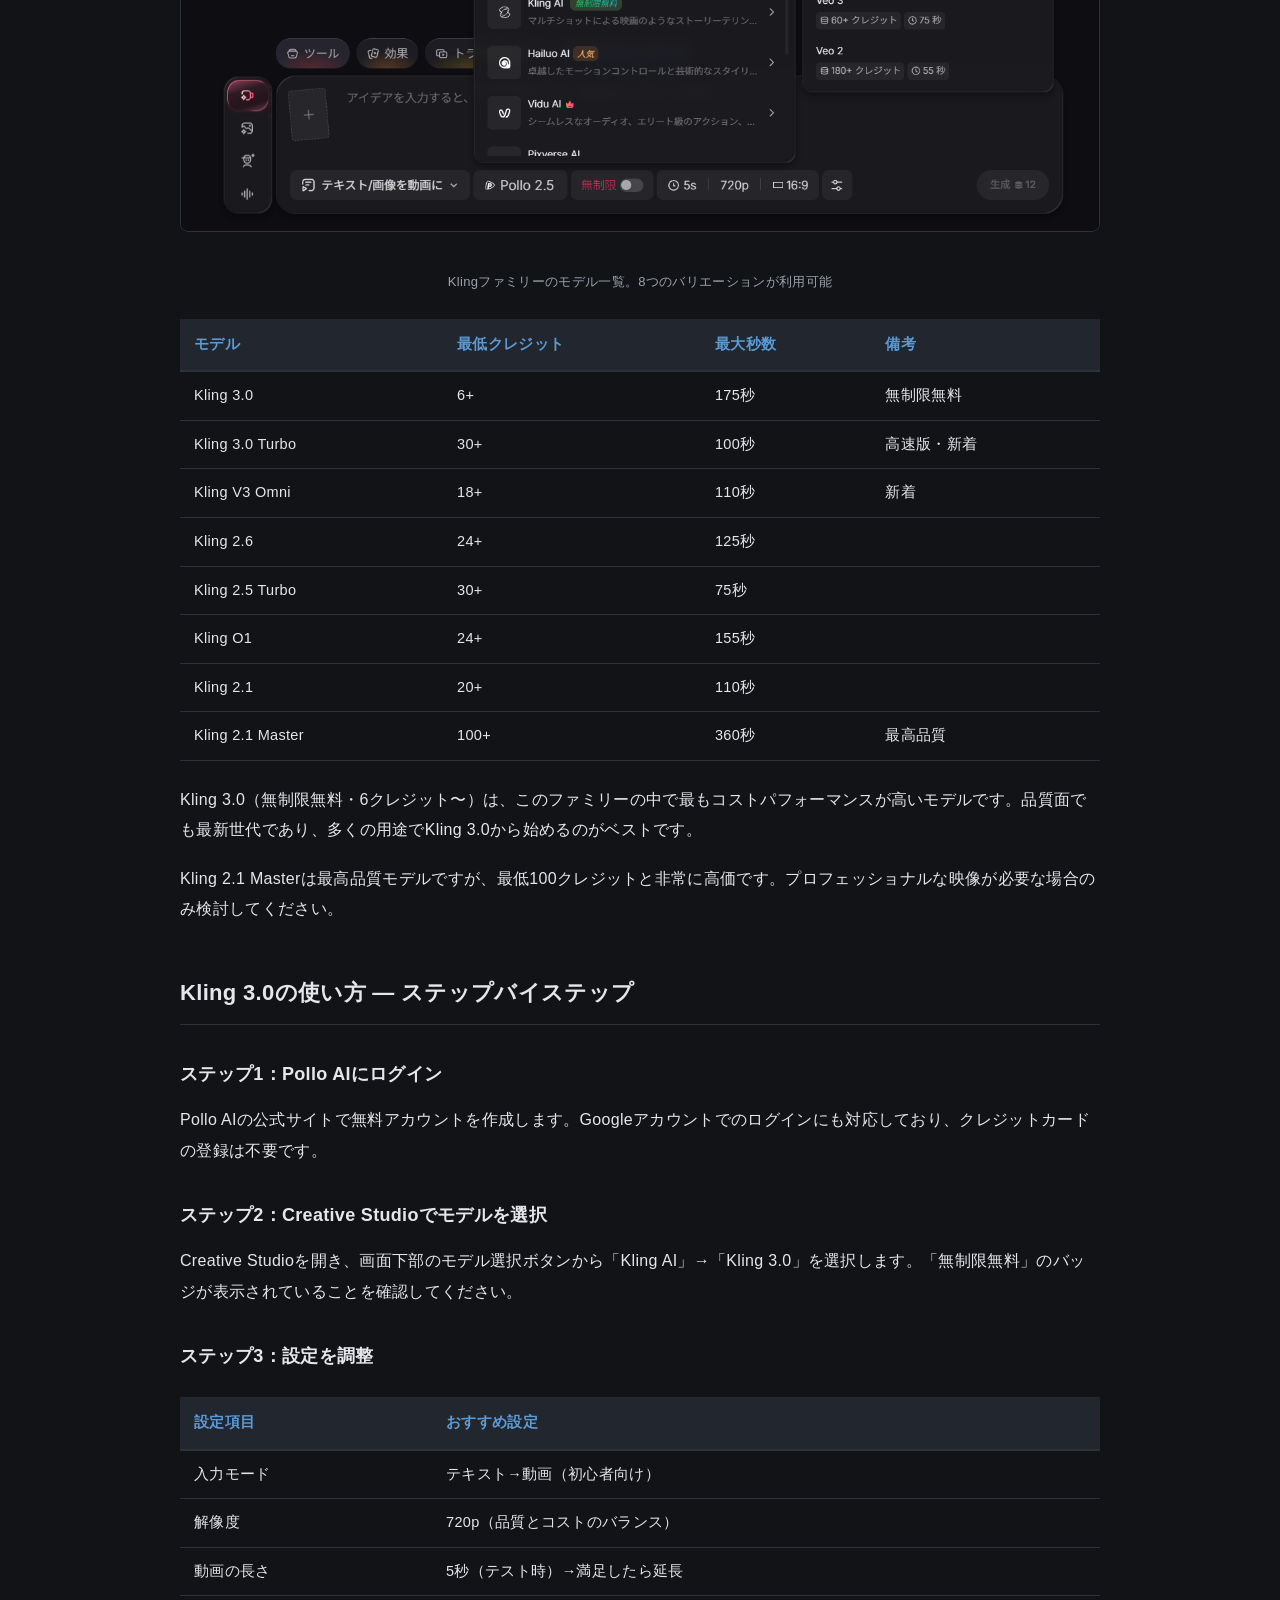
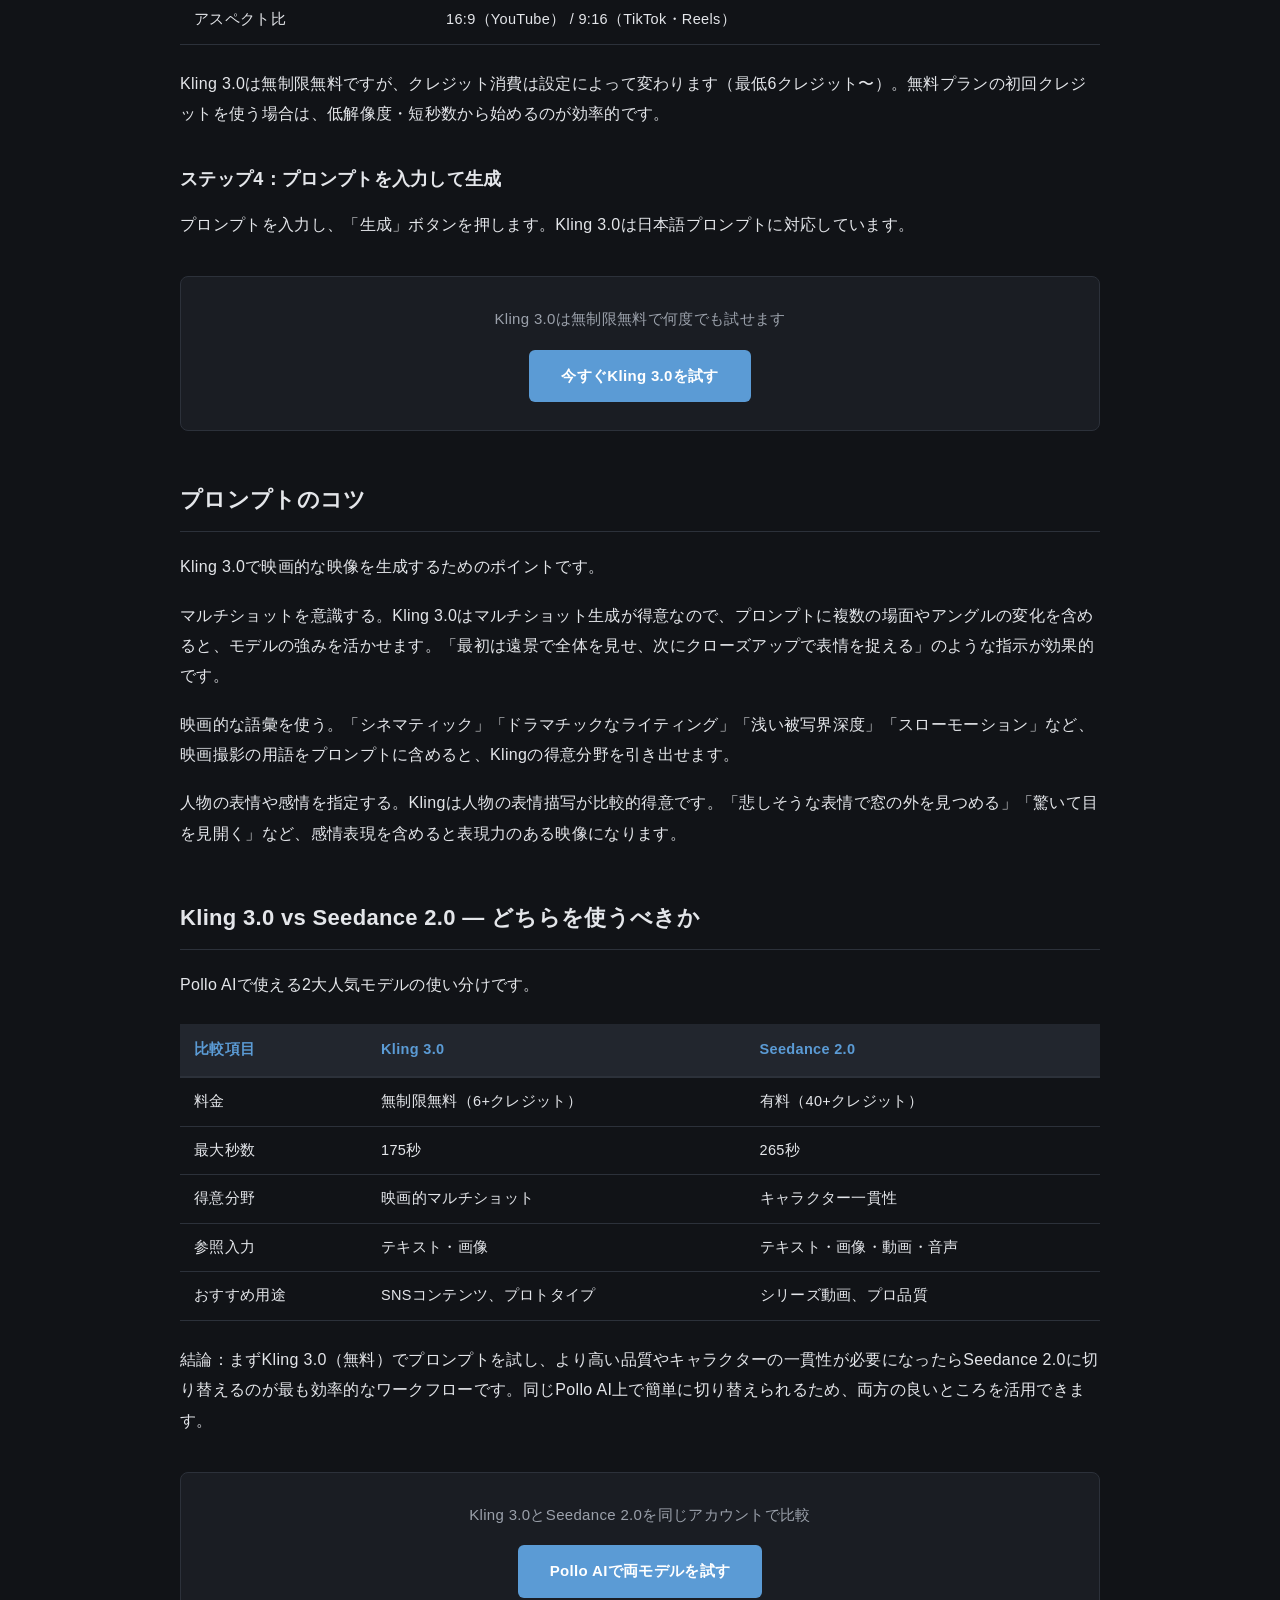
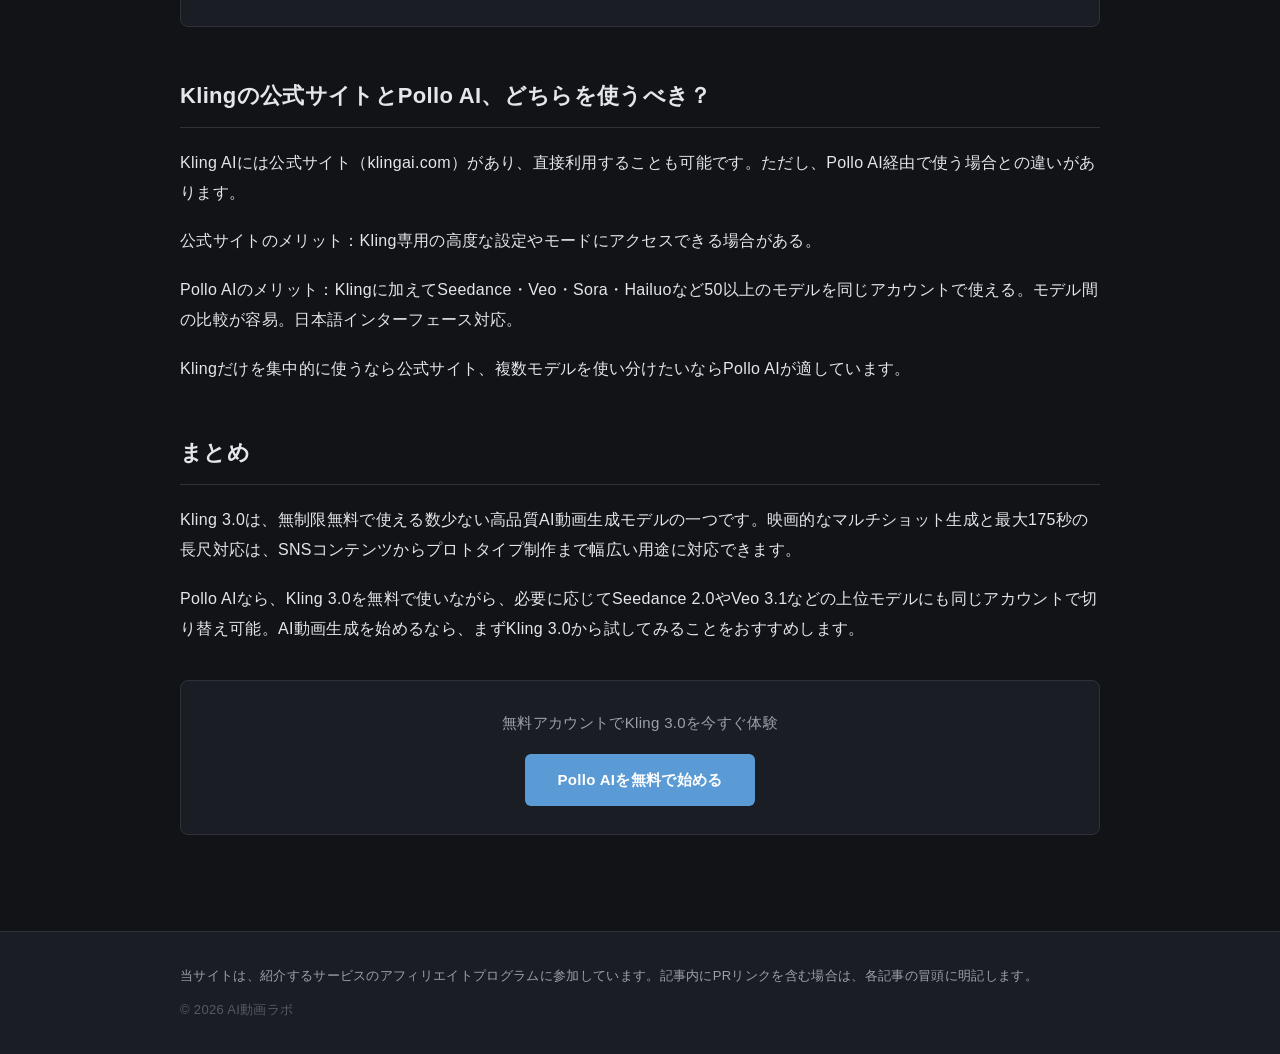
<file: kling-guide/index.html>
<!DOCTYPE html>
<html lang="ja">
<head>
  <meta charset="UTF-8">
  <meta name="viewport" content="width=device-width, initial-scale=1.0">

  <script async src="https://www.googletagmanager.com/gtag/js?id=G-N07L9W3FB1"></script>
  <script>
    window.dataLayer = window.dataLayer || [];
    function gtag(){dataLayer.push(arguments);}
    gtag('js', new Date());
    gtag('config', 'G-N07L9W3FB1');
  </script>

  <title>Kling 3.0 使い方ガイド｜無料で使えるAI動画生成モデルの始め方【2026年最新】</title>
  <meta name="description" content="Kling 3.0の使い方を初心者向けに解説。Pollo AIなら無制限無料で利用可能。全バリエーションの料金比較、プロンプトのコツ、Seedanceとの違いまで。">
  <link rel="canonical" href="https://aidouga-lab.github.io/kling-guide/">

  <meta property="og:type" content="article">
  <meta property="og:site_name" content="AI動画ラボ">
  <meta property="og:title" content="Kling 3.0 使い方ガイド｜無料で使えるAI動画生成モデルの始め方">
  <meta property="og:description" content="Kling 3.0の使い方を解説。Pollo AIなら無制限無料で利用可能。">
  <meta property="og:url" content="https://aidouga-lab.github.io/kling-guide/">
  <meta property="og:locale" content="ja_JP">

  <link rel="icon" type="image/x-icon" href="/favicon.ico">
  <link rel="icon" type="image/png" sizes="32x32" href="/favicon-32x32.png">
  <link rel="apple-touch-icon" sizes="180x180" href="/apple-touch-icon.png">
  <link rel="manifest" href="/site.webmanifest">
  <meta name="theme-color" content="#111317">

  <link rel="stylesheet" href="../css/style.css">
  <link rel="stylesheet" href="../css/article.css">
</head>
<body>

  <header class="site-header">
    <div class="wrap header-inner">
      <a class="brand" href="/">
        <span class="brand-mark" aria-hidden="true">藍</span>
        <span class="brand-name">AI動画ラボ</span>
      </a>
      <nav class="site-nav">
        <a href="/">ホーム</a>
        <a href="/#upcoming">記事一覧</a>
        <a href="/#about">運営者</a>
      </nav>
    </div>
  </header>

  <article>
    <div class="wrap">

      <div class="article-header">
        <span class="pr-badge">PR</span>
        <h1 class="hero-title">Kling 3.0 使い方ガイド｜無料で使えるAI動画生成モデルの始め方</h1>
        <p class="article-meta">公開日：2026年7月17日　｜　最終更新：2026年7月17日</p>
      </div>

      <div class="article-body">

        <h2>Kling AIとは？ — 映画的な動画を生成するAIモデル</h2>

        <p>Kling AI（快影）は、中国のKuaishou（快手）が開発したAI動画生成モデルです。「マルチショットによる映画のようなストーリーテリング」を特徴としており、シネマティックな映像表現に強みがあります。</p>

        <p>2026年7月時点で、Klingは月間10K〜100Kの検索ボリュームを持つ人気モデルです。Pollo AIでは Kling 3.0 が「無制限無料」で提供されており、課金せずに本格的なAI動画生成を体験できます。</p>

        <p>この記事では、Kling 3.0をPollo AI経由で使う方法、全バリエーションのクレジット比較、プロンプトのコツ、そしてSeedanceなど他モデルとの使い分けを解説します。</p>

        <div class="cta-box">
          <p>Kling 3.0はPollo AIで無制限無料で利用可能</p>
          <a href="https://pollo.ai/ja?ref=nmmxnzi&tap_s=10073835-f5ab72" class="btn-primary" rel="sponsored" target="_blank">無料でKling 3.0を試す</a>
        </div>


        <h2>Kling 3.0の特徴</h2>

        <p>マルチショット生成。1つのプロンプトから複数のカット（ショット）を含む動画を生成でき、映画のワンシーンのような表現が可能です。これは単一のカットしか生成できないモデルとの大きな違いです。</p>

        <p>長尺動画に対応。Kling 3.0は最大175秒の動画生成に対応しています。短いショート動画だけでなく、ある程度の長さのあるコンテンツにも使えます。</p>

        <p>無制限無料。Pollo AIの有料プランに加入すると、Kling 3.0は回数制限なしで利用可能です。プロンプトの試行錯誤にコストを気にする必要がありません。</p>


        <h2>Pollo AIで使えるKlingモデル全バリエーション</h2>

        <figure>
          <img src="img/kling-models.jpg" alt="Pollo AIのモデル選択画面でKlingファミリーが展開されている" width="1366" height="768" loading="lazy">
          <figcaption>Klingファミリーのモデル一覧。8つのバリエーションが利用可能</figcaption>
        </figure>

        <table>
          <thead><tr><th>モデル</th><th>最低クレジット</th><th>最大秒数</th><th>備考</th></tr></thead>
          <tbody>
            <tr><td>Kling 3.0</td><td>6+</td><td>175秒</td><td>無制限無料</td></tr>
            <tr><td>Kling 3.0 Turbo</td><td>30+</td><td>100秒</td><td>高速版・新着</td></tr>
            <tr><td>Kling V3 Omni</td><td>18+</td><td>110秒</td><td>新着</td></tr>
            <tr><td>Kling 2.6</td><td>24+</td><td>125秒</td><td></td></tr>
            <tr><td>Kling 2.5 Turbo</td><td>30+</td><td>75秒</td><td></td></tr>
            <tr><td>Kling O1</td><td>24+</td><td>155秒</td><td></td></tr>
            <tr><td>Kling 2.1</td><td>20+</td><td>110秒</td><td></td></tr>
            <tr><td>Kling 2.1 Master</td><td>100+</td><td>360秒</td><td>最高品質</td></tr>
          </tbody>
        </table>

        <p>Kling 3.0（無制限無料・6クレジット〜）は、このファミリーの中で最もコストパフォーマンスが高いモデルです。品質面でも最新世代であり、多くの用途でKling 3.0から始めるのがベストです。</p>

        <p>Kling 2.1 Masterは最高品質モデルですが、最低100クレジットと非常に高価です。プロフェッショナルな映像が必要な場合のみ検討してください。</p>


        <h2>Kling 3.0の使い方 — ステップバイステップ</h2>

        <h3>ステップ1：Pollo AIにログイン</h3>

        <p>Pollo AIの公式サイトで無料アカウントを作成します。Googleアカウントでのログインにも対応しており、クレジットカードの登録は不要です。</p>

        <h3>ステップ2：Creative Studioでモデルを選択</h3>

        <p>Creative Studioを開き、画面下部のモデル選択ボタンから「Kling AI」→「Kling 3.0」を選択します。「無制限無料」のバッジが表示されていることを確認してください。</p>

        <h3>ステップ3：設定を調整</h3>

        <table>
          <thead><tr><th>設定項目</th><th>おすすめ設定</th></tr></thead>
          <tbody>
            <tr><td>入力モード</td><td>テキスト→動画（初心者向け）</td></tr>
            <tr><td>解像度</td><td>720p（品質とコストのバランス）</td></tr>
            <tr><td>動画の長さ</td><td>5秒（テスト時）→満足したら延長</td></tr>
            <tr><td>アスペクト比</td><td>16:9（YouTube） / 9:16（TikTok・Reels）</td></tr>
          </tbody>
        </table>

        <p>Kling 3.0は無制限無料ですが、クレジット消費は設定によって変わります（最低6クレジット〜）。無料プランの初回クレジットを使う場合は、低解像度・短秒数から始めるのが効率的です。</p>

        <h3>ステップ4：プロンプトを入力して生成</h3>

        <p>プロンプトを入力し、「生成」ボタンを押します。Kling 3.0は日本語プロンプトに対応しています。</p>

        <div class="cta-box">
          <p>Kling 3.0は無制限無料で何度でも試せます</p>
          <a href="https://pollo.ai/ja?ref=nmmxnzi&tap_s=10073835-f5ab72" class="btn-primary" rel="sponsored" target="_blank">今すぐKling 3.0を試す</a>
        </div>


        <h2>プロンプトのコツ</h2>

        <p>Kling 3.0で映画的な映像を生成するためのポイントです。</p>

        <p>マルチショットを意識する。Kling 3.0はマルチショット生成が得意なので、プロンプトに複数の場面やアングルの変化を含めると、モデルの強みを活かせます。「最初は遠景で全体を見せ、次にクローズアップで表情を捉える」のような指示が効果的です。</p>

        <p>映画的な語彙を使う。「シネマティック」「ドラマチックなライティング」「浅い被写界深度」「スローモーション」など、映画撮影の用語をプロンプトに含めると、Klingの得意分野を引き出せます。</p>

        <p>人物の表情や感情を指定する。Klingは人物の表情描写が比較的得意です。「悲しそうな表情で窓の外を見つめる」「驚いて目を見開く」など、感情表現を含めると表現力のある映像になります。</p>


        <h2>Kling 3.0 vs Seedance 2.0 — どちらを使うべきか</h2>

        <p>Pollo AIで使える2大人気モデルの使い分けです。</p>

        <table>
          <thead><tr><th>比較項目</th><th>Kling 3.0</th><th>Seedance 2.0</th></tr></thead>
          <tbody>
            <tr><td>料金</td><td>無制限無料（6+クレジット）</td><td>有料（40+クレジット）</td></tr>
            <tr><td>最大秒数</td><td>175秒</td><td>265秒</td></tr>
            <tr><td>得意分野</td><td>映画的マルチショット</td><td>キャラクター一貫性</td></tr>
            <tr><td>参照入力</td><td>テキスト・画像</td><td>テキスト・画像・動画・音声</td></tr>
            <tr><td>おすすめ用途</td><td>SNSコンテンツ、プロトタイプ</td><td>シリーズ動画、プロ品質</td></tr>
          </tbody>
        </table>

        <p>結論：まずKling 3.0（無料）でプロンプトを試し、より高い品質やキャラクターの一貫性が必要になったらSeedance 2.0に切り替えるのが最も効率的なワークフローです。同じPollo AI上で簡単に切り替えられるため、両方の良いところを活用できます。</p>

        <div class="cta-box">
          <p>Kling 3.0とSeedance 2.0を同じアカウントで比較</p>
          <a href="https://pollo.ai/ja?ref=nmmxnzi&tap_s=10073835-f5ab72" class="btn-primary" rel="sponsored" target="_blank">Pollo AIで両モデルを試す</a>
        </div>


        <h2>Klingの公式サイトとPollo AI、どちらを使うべき？</h2>

        <p>Kling AIには公式サイト（klingai.com）があり、直接利用することも可能です。ただし、Pollo AI経由で使う場合との違いがあります。</p>

        <p>公式サイトのメリット：Kling専用の高度な設定やモードにアクセスできる場合がある。</p>

        <p>Pollo AIのメリット：Klingに加えてSeedance・Veo・Sora・Hailuoなど50以上のモデルを同じアカウントで使える。モデル間の比較が容易。日本語インターフェース対応。</p>

        <p>Klingだけを集中的に使うなら公式サイト、複数モデルを使い分けたいならPollo AIが適しています。</p>


        <h2>まとめ</h2>

        <p>Kling 3.0は、無制限無料で使える数少ない高品質AI動画生成モデルの一つです。映画的なマルチショット生成と最大175秒の長尺対応は、SNSコンテンツからプロトタイプ制作まで幅広い用途に対応できます。</p>

        <p>Pollo AIなら、Kling 3.0を無料で使いながら、必要に応じてSeedance 2.0やVeo 3.1などの上位モデルにも同じアカウントで切り替え可能。AI動画生成を始めるなら、まずKling 3.0から試してみることをおすすめします。</p>

        <div class="cta-box">
          <p>無料アカウントでKling 3.0を今すぐ体験</p>
          <a href="https://pollo.ai/ja?ref=nmmxnzi&tap_s=10073835-f5ab72" class="btn-primary" rel="sponsored" target="_blank">Pollo AIを無料で始める</a>
        </div>

      </div>
    </div>
  </article>

  <footer class="site-footer">
    <div class="wrap">
      <p class="footer-disclosure">当サイトは、紹介するサービスのアフィリエイトプログラムに参加しています。記事内にPRリンクを含む場合は、各記事の冒頭に明記します。</p>
      <p class="footer-copy">© 2026 AI動画ラボ</p>
    </div>
  </footer>

  <script type="application/ld+json">
  {
    "@context": "https://schema.org",
    "@type": "Article",
    "headline": "Kling 3.0 使い方ガイド｜無料で使えるAI動画生成モデルの始め方",
    "description": "Kling 3.0の使い方を初心者向けに解説。Pollo AIなら無制限無料で利用可能。全バリエーションの料金比較、プロンプトのコツ、Seedanceとの違いまで。",
    "author": {"@type": "Organization", "name": "AI動画ラボ", "url": "https://aidouga-lab.github.io/"},
    "publisher": {"@type": "Organization", "name": "AI動画ラボ", "url": "https://aidouga-lab.github.io/"},
    "mainEntityOfPage": "https://aidouga-lab.github.io/kling-guide/",
    "inLanguage": "ja",
    "datePublished": "2026-07-17",
    "dateModified": "2026-07-17"
  }
  </script>

  <script type="application/ld+json">
  {
    "@context": "https://schema.org",
    "@type": "FAQPage",
    "mainEntity": [
      {
        "@type": "Question",
        "name": "Kling 3.0は無料で使えますか？",
        "acceptedAnswer": {
          "@type": "Answer",
          "text": "はい。Pollo AIではKling 3.0が無制限無料で利用可能です。無料アカウントでも初回クレジットで試すことができます。"
        }
      },
      {
        "@type": "Question",
        "name": "Kling 3.0とSeedance 2.0の違いは？",
        "acceptedAnswer": {
          "@type": "Answer",
          "text": "Kling 3.0は無制限無料で映画的なマルチショット生成が得意。Seedance 2.0は有料（40クレジット〜）ですがキャラクターの一貫性が高く、参照画像・動画・音声のマルチモーダル入力に対応しています。"
        }
      },
      {
        "@type": "Question",
        "name": "Kling 3.0は日本語プロンプトに対応していますか？",
        "acceptedAnswer": {
          "@type": "Answer",
          "text": "はい。Pollo AI経由でKling 3.0を利用する場合、日本語プロンプトに対応しています。インターフェースも日本語で表示されます。"
        }
      }
    ]
  }
  </script>

</body>
</html>
</file>
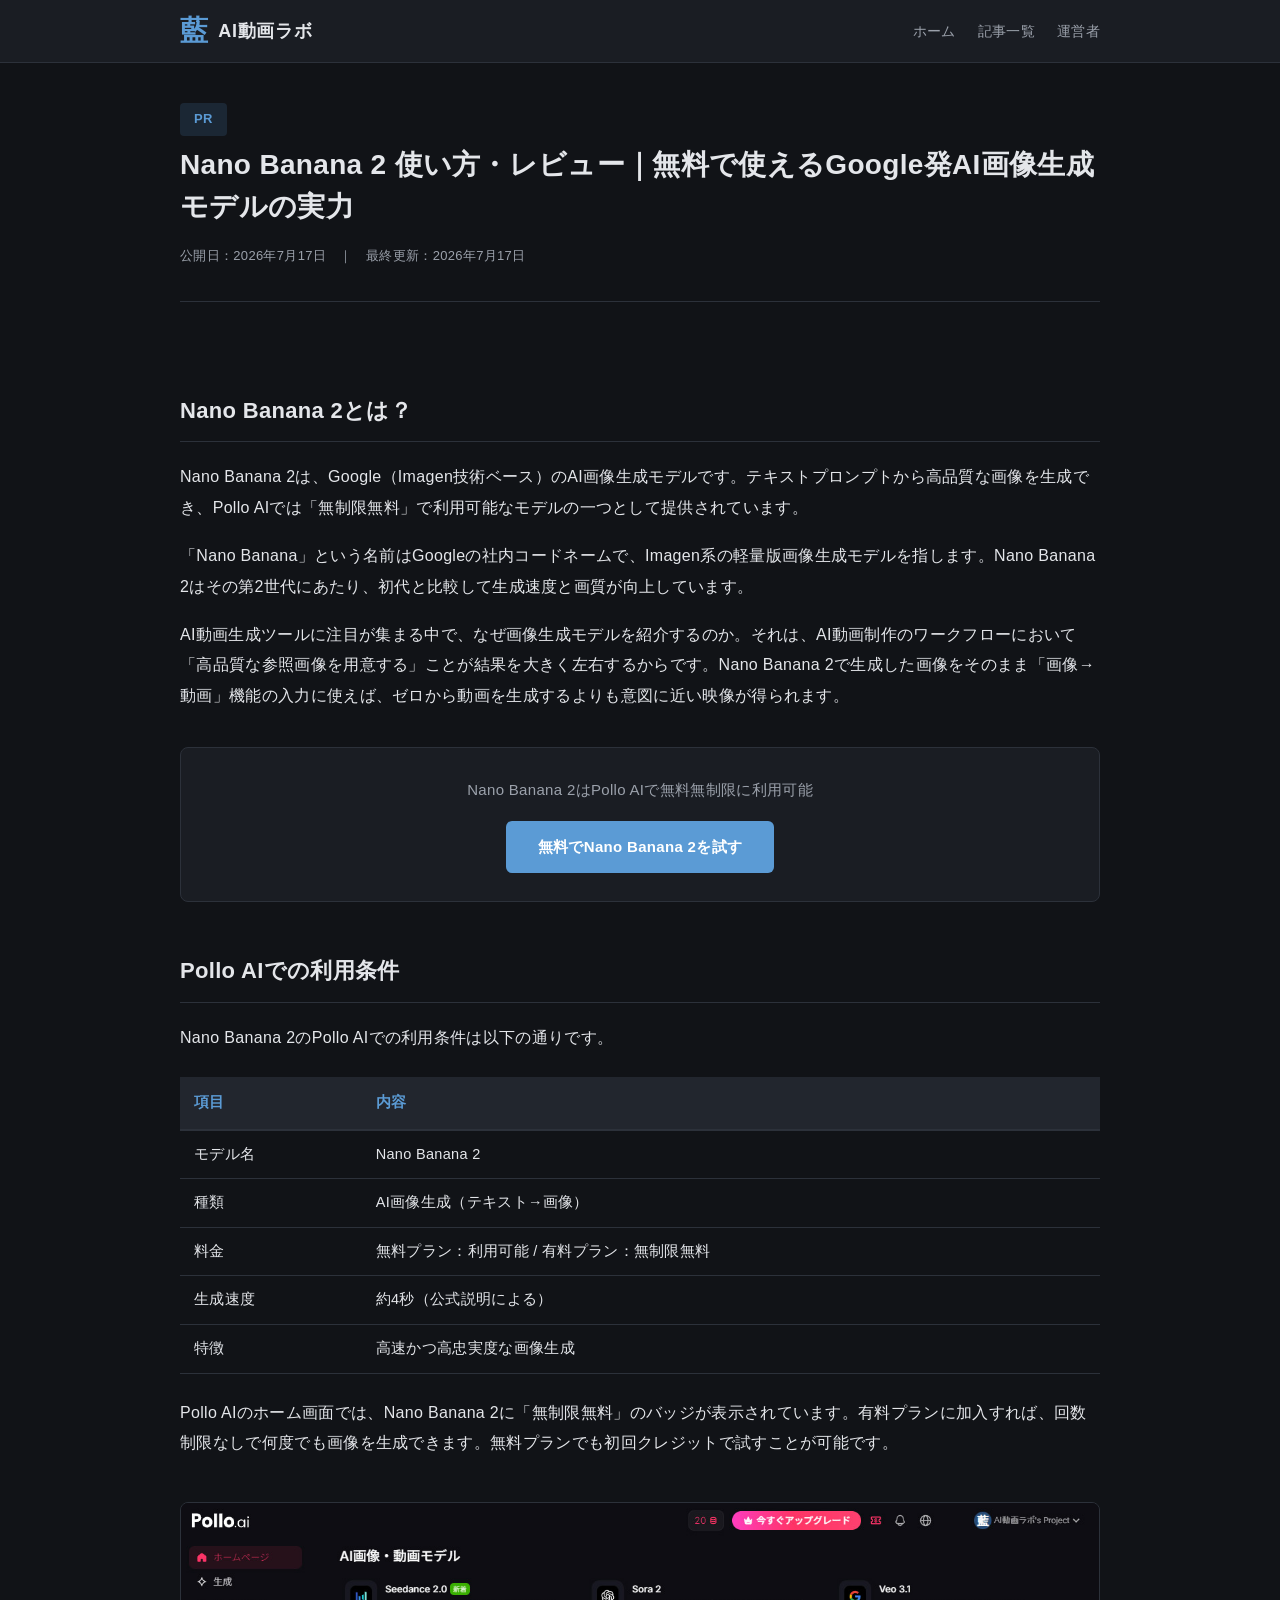
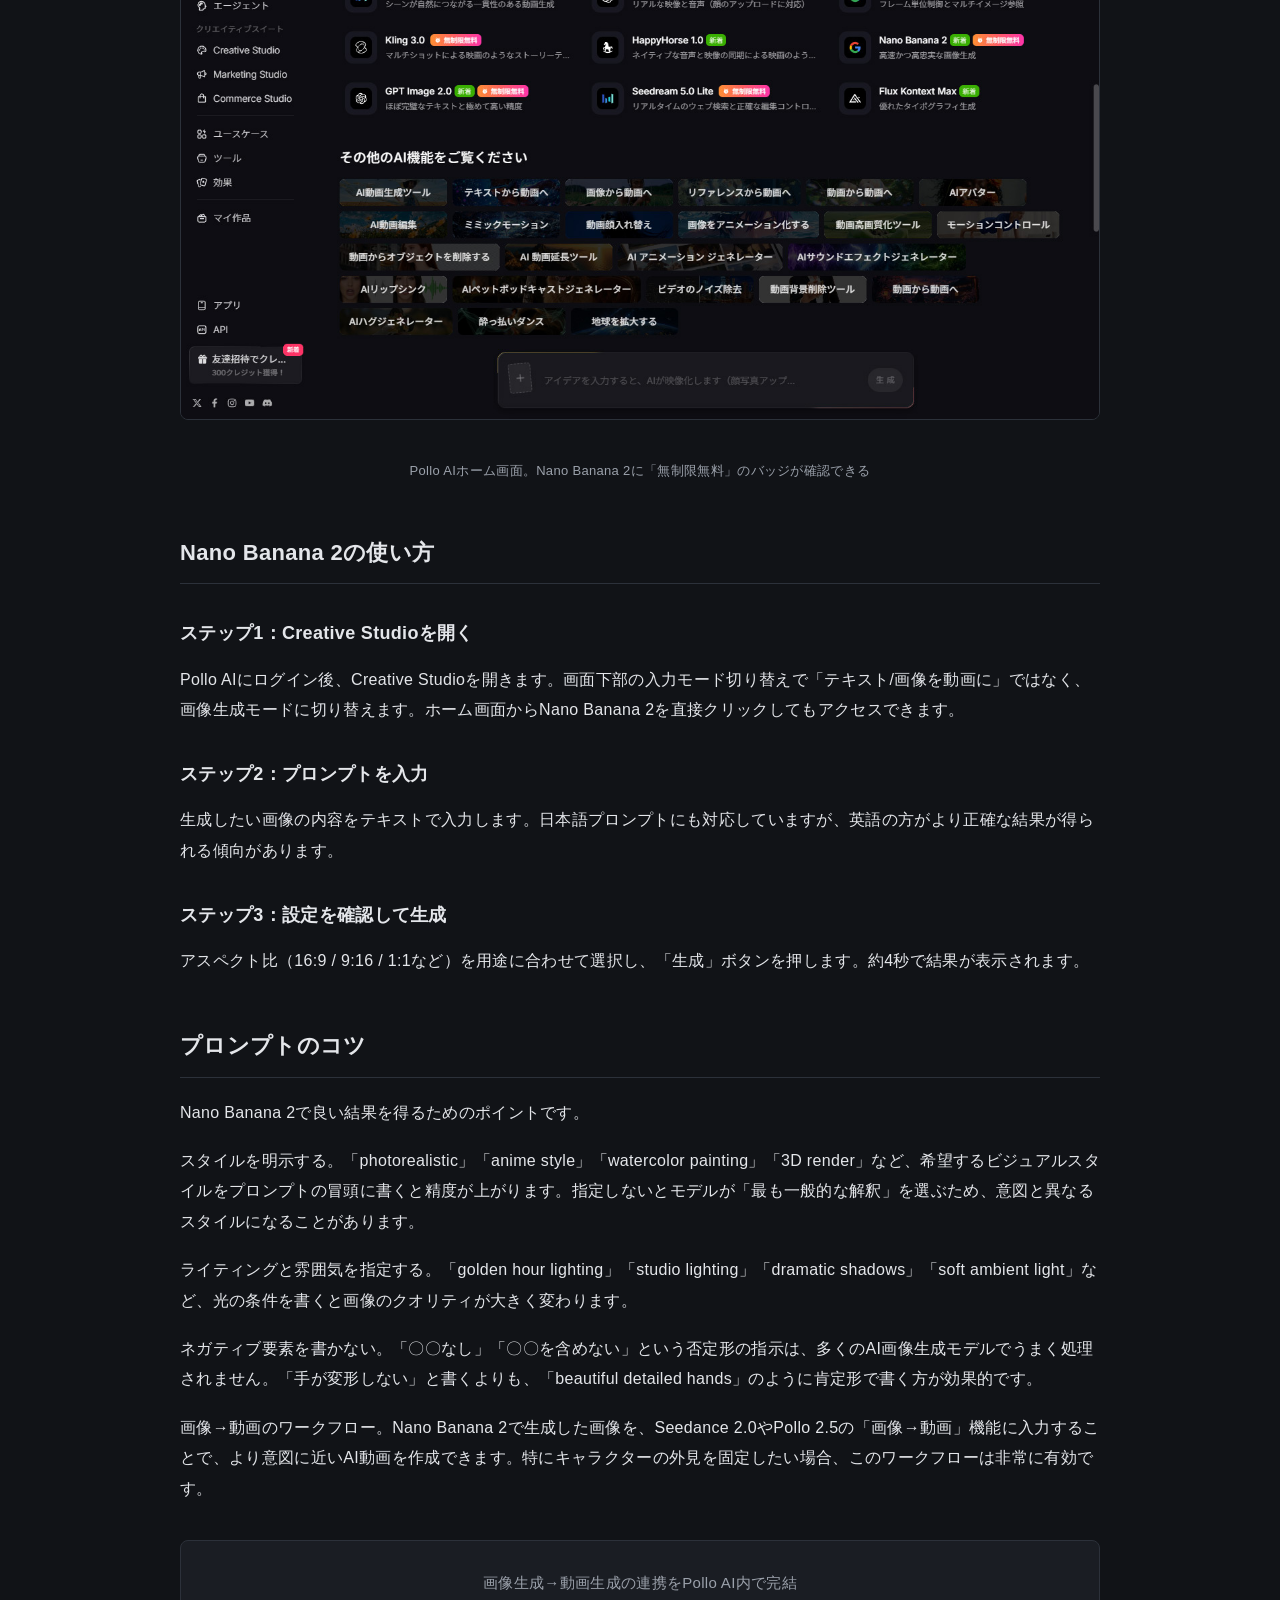
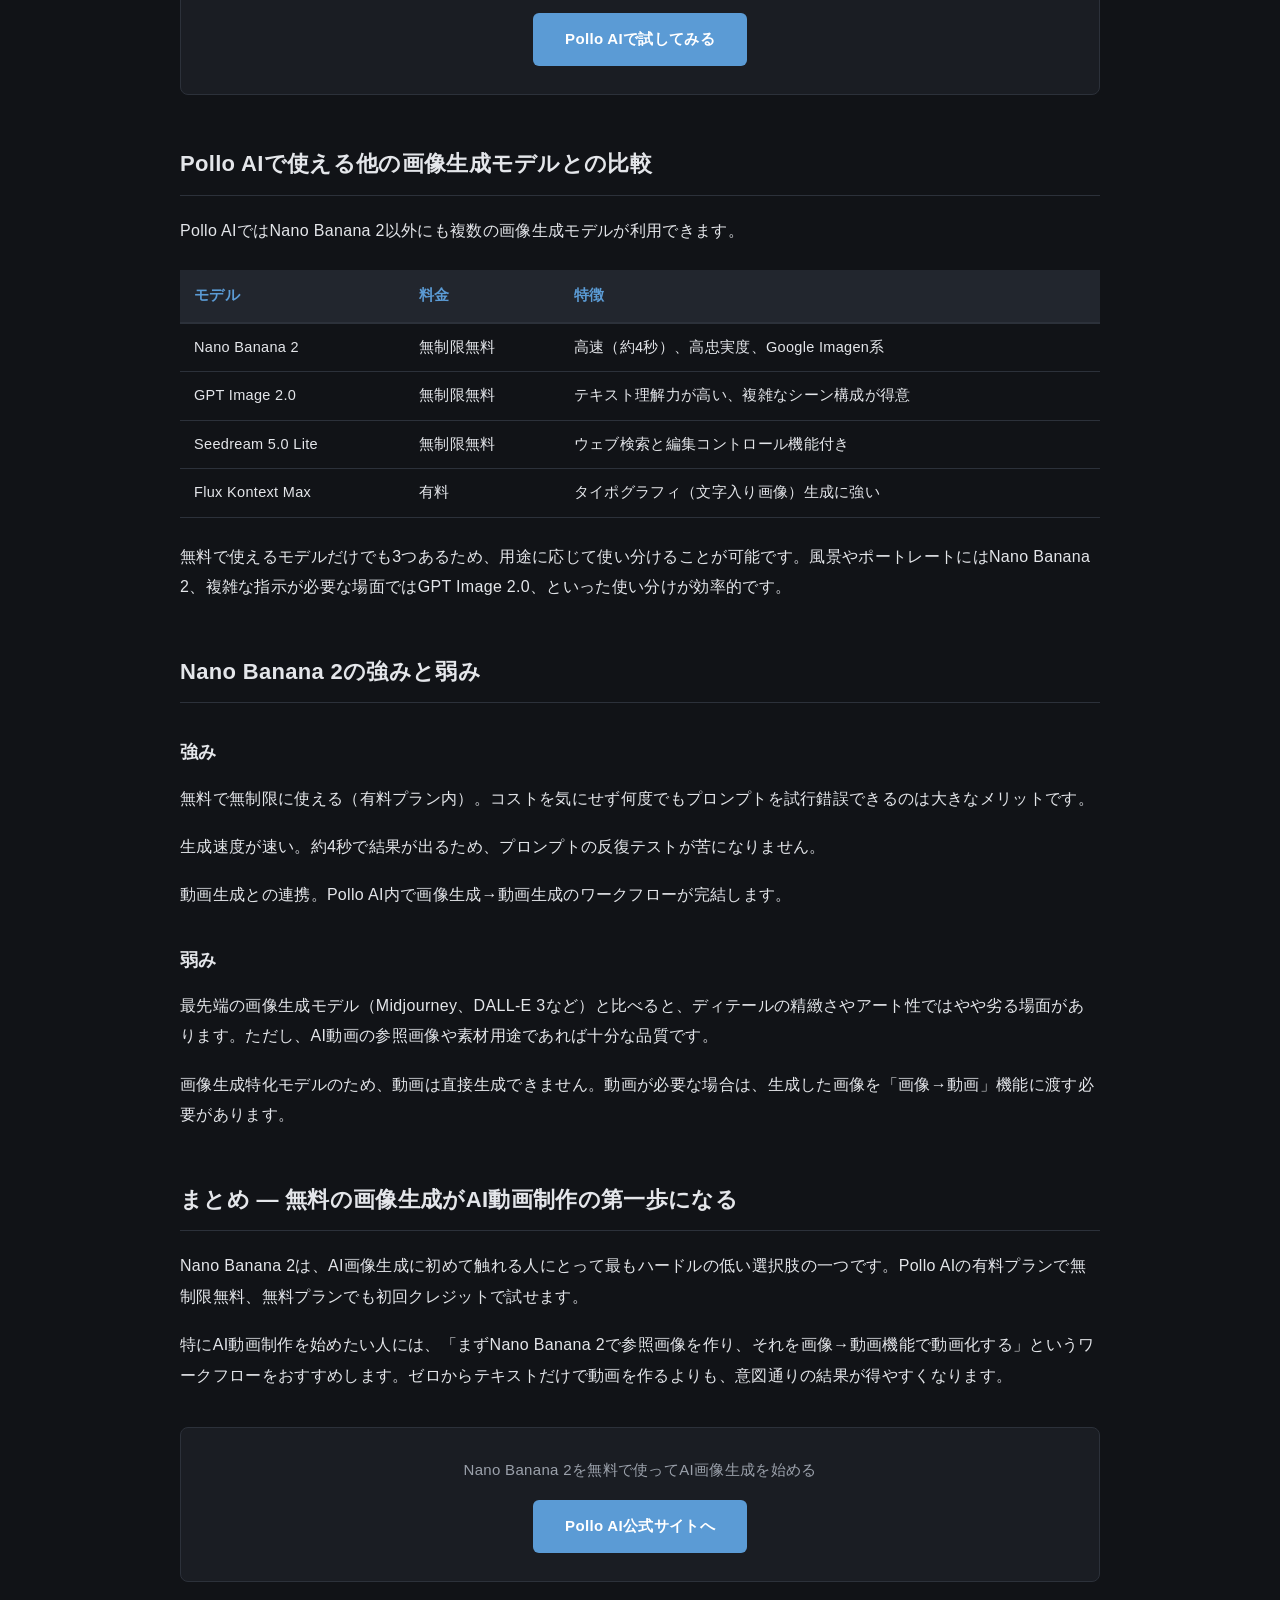
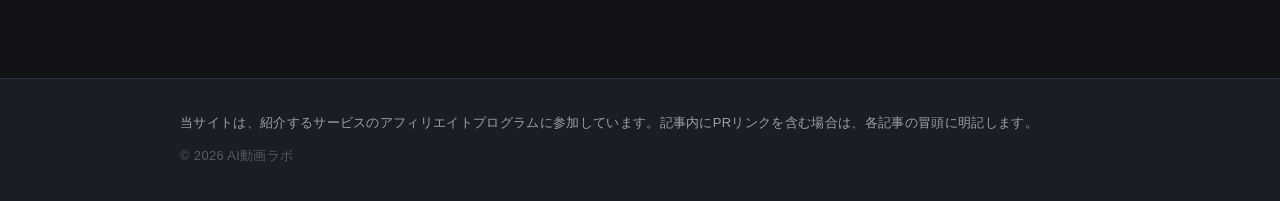
<file: nano-banana-guide/index.html>
<!DOCTYPE html>
<html lang="ja">
<head>
  <meta charset="UTF-8">
  <meta name="viewport" content="width=device-width, initial-scale=1.0">

  <script async src="https://www.googletagmanager.com/gtag/js?id=G-N07L9W3FB1"></script>
  <script>
    window.dataLayer = window.dataLayer || [];
    function gtag(){dataLayer.push(arguments);}
    gtag('js', new Date());
    gtag('config', 'G-N07L9W3FB1');
  </script>

  <title>Nano Banana 2 使い方・レビュー｜無料で使えるGoogle発AI画像生成モデルの実力【2026年】</title>
  <meta name="description" content="Nano Banana 2（Google発のAI画像生成モデル）の使い方を解説。Pollo AIで無料無制限に利用可能。プロンプトのコツ、生成品質、他モデルとの違いまで。">
  <link rel="canonical" href="https://aidouga-lab.github.io/nano-banana-guide/">

  <meta property="og:type" content="article">
  <meta property="og:site_name" content="AI動画ラボ">
  <meta property="og:title" content="Nano Banana 2 使い方・レビュー｜無料で使えるAI画像生成の実力">
  <meta property="og:description" content="Nano Banana 2の使い方を解説。Pollo AIで無料無制限に利用可能。">
  <meta property="og:url" content="https://aidouga-lab.github.io/nano-banana-guide/">
  <meta property="og:locale" content="ja_JP">

  <link rel="icon" type="image/x-icon" href="/favicon.ico">
  <link rel="icon" type="image/png" sizes="32x32" href="/favicon-32x32.png">
  <link rel="apple-touch-icon" sizes="180x180" href="/apple-touch-icon.png">
  <link rel="manifest" href="/site.webmanifest">
  <meta name="theme-color" content="#111317">

  <link rel="stylesheet" href="../css/style.css">
  <link rel="stylesheet" href="../css/article.css">
</head>
<body>

  <header class="site-header">
    <div class="wrap header-inner">
      <a class="brand" href="/">
        <span class="brand-mark" aria-hidden="true">藍</span>
        <span class="brand-name">AI動画ラボ</span>
      </a>
      <nav class="site-nav">
        <a href="/">ホーム</a>
        <a href="/#upcoming">記事一覧</a>
        <a href="/#about">運営者</a>
      </nav>
    </div>
  </header>

  <article>
    <div class="wrap">

      <div class="article-header">
        <span class="pr-badge">PR</span>
        <h1 class="hero-title">Nano Banana 2 使い方・レビュー｜無料で使えるGoogle発AI画像生成モデルの実力</h1>
        <p class="article-meta">公開日：2026年7月17日　｜　最終更新：2026年7月17日</p>
      </div>

      <div class="article-body">

        <h2>Nano Banana 2とは？</h2>

        <p>Nano Banana 2は、Google（Imagen技術ベース）のAI画像生成モデルです。テキストプロンプトから高品質な画像を生成でき、Pollo AIでは「無制限無料」で利用可能なモデルの一つとして提供されています。</p>

        <p>「Nano Banana」という名前はGoogleの社内コードネームで、Imagen系の軽量版画像生成モデルを指します。Nano Banana 2はその第2世代にあたり、初代と比較して生成速度と画質が向上しています。</p>

        <p>AI動画生成ツールに注目が集まる中で、なぜ画像生成モデルを紹介するのか。それは、AI動画制作のワークフローにおいて「高品質な参照画像を用意する」ことが結果を大きく左右するからです。Nano Banana 2で生成した画像をそのまま「画像→動画」機能の入力に使えば、ゼロから動画を生成するよりも意図に近い映像が得られます。</p>

        <div class="cta-box">
          <p>Nano Banana 2はPollo AIで無料無制限に利用可能</p>
          <a href="https://pollo.ai/ja?ref=nmmxnzi&tap_s=10073835-f5ab72" class="btn-primary" rel="sponsored" target="_blank">無料でNano Banana 2を試す</a>
        </div>


        <h2>Pollo AIでの利用条件</h2>

        <p>Nano Banana 2のPollo AIでの利用条件は以下の通りです。</p>

        <table>
          <thead><tr><th>項目</th><th>内容</th></tr></thead>
          <tbody>
            <tr><td>モデル名</td><td>Nano Banana 2</td></tr>
            <tr><td>種類</td><td>AI画像生成（テキスト→画像）</td></tr>
            <tr><td>料金</td><td>無料プラン：利用可能 / 有料プラン：無制限無料</td></tr>
            <tr><td>生成速度</td><td>約4秒（公式説明による）</td></tr>
            <tr><td>特徴</td><td>高速かつ高忠実度な画像生成</td></tr>
          </tbody>
        </table>

        <p>Pollo AIのホーム画面では、Nano Banana 2に「無制限無料」のバッジが表示されています。有料プランに加入すれば、回数制限なしで何度でも画像を生成できます。無料プランでも初回クレジットで試すことが可能です。</p>

        <figure>
          <img src="img/pollo-ai-home.jpg" alt="Pollo AIのホーム画面。Nano Banana 2が無制限無料バッジ付きで表示されている" width="1366" height="768" loading="lazy">
          <figcaption>Pollo AIホーム画面。Nano Banana 2に「無制限無料」のバッジが確認できる</figcaption>
        </figure>


        <h2>Nano Banana 2の使い方</h2>

        <h3>ステップ1：Creative Studioを開く</h3>

        <p>Pollo AIにログイン後、Creative Studioを開きます。画面下部の入力モード切り替えで「テキスト/画像を動画に」ではなく、画像生成モードに切り替えます。ホーム画面からNano Banana 2を直接クリックしてもアクセスできます。</p>

        <h3>ステップ2：プロンプトを入力</h3>

        <p>生成したい画像の内容をテキストで入力します。日本語プロンプトにも対応していますが、英語の方がより正確な結果が得られる傾向があります。</p>

        <h3>ステップ3：設定を確認して生成</h3>

        <p>アスペクト比（16:9 / 9:16 / 1:1など）を用途に合わせて選択し、「生成」ボタンを押します。約4秒で結果が表示されます。</p>


        <h2>プロンプトのコツ</h2>

        <p>Nano Banana 2で良い結果を得るためのポイントです。</p>

        <p>スタイルを明示する。「photorealistic」「anime style」「watercolor painting」「3D render」など、希望するビジュアルスタイルをプロンプトの冒頭に書くと精度が上がります。指定しないとモデルが「最も一般的な解釈」を選ぶため、意図と異なるスタイルになることがあります。</p>

        <p>ライティングと雰囲気を指定する。「golden hour lighting」「studio lighting」「dramatic shadows」「soft ambient light」など、光の条件を書くと画像のクオリティが大きく変わります。</p>

        <p>ネガティブ要素を書かない。「〇〇なし」「〇〇を含めない」という否定形の指示は、多くのAI画像生成モデルでうまく処理されません。「手が変形しない」と書くよりも、「beautiful detailed hands」のように肯定形で書く方が効果的です。</p>

        <p>画像→動画のワークフロー。Nano Banana 2で生成した画像を、Seedance 2.0やPollo 2.5の「画像→動画」機能に入力することで、より意図に近いAI動画を作成できます。特にキャラクターの外見を固定したい場合、このワークフローは非常に有効です。</p>

        <div class="cta-box">
          <p>画像生成→動画生成の連携をPollo AI内で完結</p>
          <a href="https://pollo.ai/ja?ref=nmmxnzi&tap_s=10073835-f5ab72" class="btn-primary" rel="sponsored" target="_blank">Pollo AIで試してみる</a>
        </div>


        <h2>Pollo AIで使える他の画像生成モデルとの比較</h2>

        <p>Pollo AIではNano Banana 2以外にも複数の画像生成モデルが利用できます。</p>

        <table>
          <thead><tr><th>モデル</th><th>料金</th><th>特徴</th></tr></thead>
          <tbody>
            <tr><td>Nano Banana 2</td><td>無制限無料</td><td>高速（約4秒）、高忠実度、Google Imagen系</td></tr>
            <tr><td>GPT Image 2.0</td><td>無制限無料</td><td>テキスト理解力が高い、複雑なシーン構成が得意</td></tr>
            <tr><td>Seedream 5.0 Lite</td><td>無制限無料</td><td>ウェブ検索と編集コントロール機能付き</td></tr>
            <tr><td>Flux Kontext Max</td><td>有料</td><td>タイポグラフィ（文字入り画像）生成に強い</td></tr>
          </tbody>
        </table>

        <p>無料で使えるモデルだけでも3つあるため、用途に応じて使い分けることが可能です。風景やポートレートにはNano Banana 2、複雑な指示が必要な場面ではGPT Image 2.0、といった使い分けが効率的です。</p>


        <h2>Nano Banana 2の強みと弱み</h2>

        <h3>強み</h3>

        <p>無料で無制限に使える（有料プラン内）。コストを気にせず何度でもプロンプトを試行錯誤できるのは大きなメリットです。</p>

        <p>生成速度が速い。約4秒で結果が出るため、プロンプトの反復テストが苦になりません。</p>

        <p>動画生成との連携。Pollo AI内で画像生成→動画生成のワークフローが完結します。</p>

        <h3>弱み</h3>

        <p>最先端の画像生成モデル（Midjourney、DALL-E 3など）と比べると、ディテールの精緻さやアート性ではやや劣る場面があります。ただし、AI動画の参照画像や素材用途であれば十分な品質です。</p>

        <p>画像生成特化モデルのため、動画は直接生成できません。動画が必要な場合は、生成した画像を「画像→動画」機能に渡す必要があります。</p>


        <h2>まとめ — 無料の画像生成がAI動画制作の第一歩になる</h2>

        <p>Nano Banana 2は、AI画像生成に初めて触れる人にとって最もハードルの低い選択肢の一つです。Pollo AIの有料プランで無制限無料、無料プランでも初回クレジットで試せます。</p>

        <p>特にAI動画制作を始めたい人には、「まずNano Banana 2で参照画像を作り、それを画像→動画機能で動画化する」というワークフローをおすすめします。ゼロからテキストだけで動画を作るよりも、意図通りの結果が得やすくなります。</p>

        <div class="cta-box">
          <p>Nano Banana 2を無料で使ってAI画像生成を始める</p>
          <a href="https://pollo.ai/ja?ref=nmmxnzi&tap_s=10073835-f5ab72" class="btn-primary" rel="sponsored" target="_blank">Pollo AI公式サイトへ</a>
        </div>

      </div>
    </div>
  </article>

  <footer class="site-footer">
    <div class="wrap">
      <p class="footer-disclosure">当サイトは、紹介するサービスのアフィリエイトプログラムに参加しています。記事内にPRリンクを含む場合は、各記事の冒頭に明記します。</p>
      <p class="footer-copy">© 2026 AI動画ラボ</p>
    </div>
  </footer>

  <script type="application/ld+json">
  {
    "@context": "https://schema.org",
    "@type": "Article",
    "headline": "Nano Banana 2 使い方・レビュー｜無料で使えるGoogle発AI画像生成モデルの実力",
    "description": "Nano Banana 2の使い方を解説。Pollo AIで無料無制限に利用可能。プロンプトのコツ、生成品質、他モデルとの違いまで。",
    "author": {"@type": "Organization", "name": "AI動画ラボ", "url": "https://aidouga-lab.github.io/"},
    "publisher": {"@type": "Organization", "name": "AI動画ラボ", "url": "https://aidouga-lab.github.io/"},
    "mainEntityOfPage": "https://aidouga-lab.github.io/nano-banana-guide/",
    "inLanguage": "ja",
    "datePublished": "2026-07-17",
    "dateModified": "2026-07-17"
  }
  </script>

  <script type="application/ld+json">
  {
    "@context": "https://schema.org",
    "@type": "FAQPage",
    "mainEntity": [
      {
        "@type": "Question",
        "name": "Nano Banana 2は無料で使えますか？",
        "acceptedAnswer": {
          "@type": "Answer",
          "text": "Pollo AIの有料プラン（ライト$10〜/月）に加入すると無制限無料で利用できます。無料プランでも初回クレジットで試すことが可能です。"
        }
      },
      {
        "@type": "Question",
        "name": "Nano Banana 2で動画は作れますか？",
        "acceptedAnswer": {
          "@type": "Answer",
          "text": "Nano Banana 2は画像生成専用モデルです。ただし、生成した画像をPollo AI内の「画像→動画」機能に入力することで、画像からAI動画を作成できます。"
        }
      },
      {
        "@type": "Question",
        "name": "Nano Banana 2とGPT Image 2.0の違いは？",
        "acceptedAnswer": {
          "@type": "Answer",
          "text": "Nano Banana 2はGoogle Imagen系で高速生成（約4秒）が特徴。GPT Image 2.0はOpenAI系で複雑なシーン構成やテキスト理解に強みがあります。どちらもPollo AIの有料プランで無制限無料です。"
        }
      }
    ]
  }
  </script>

</body>
</html>
</file>
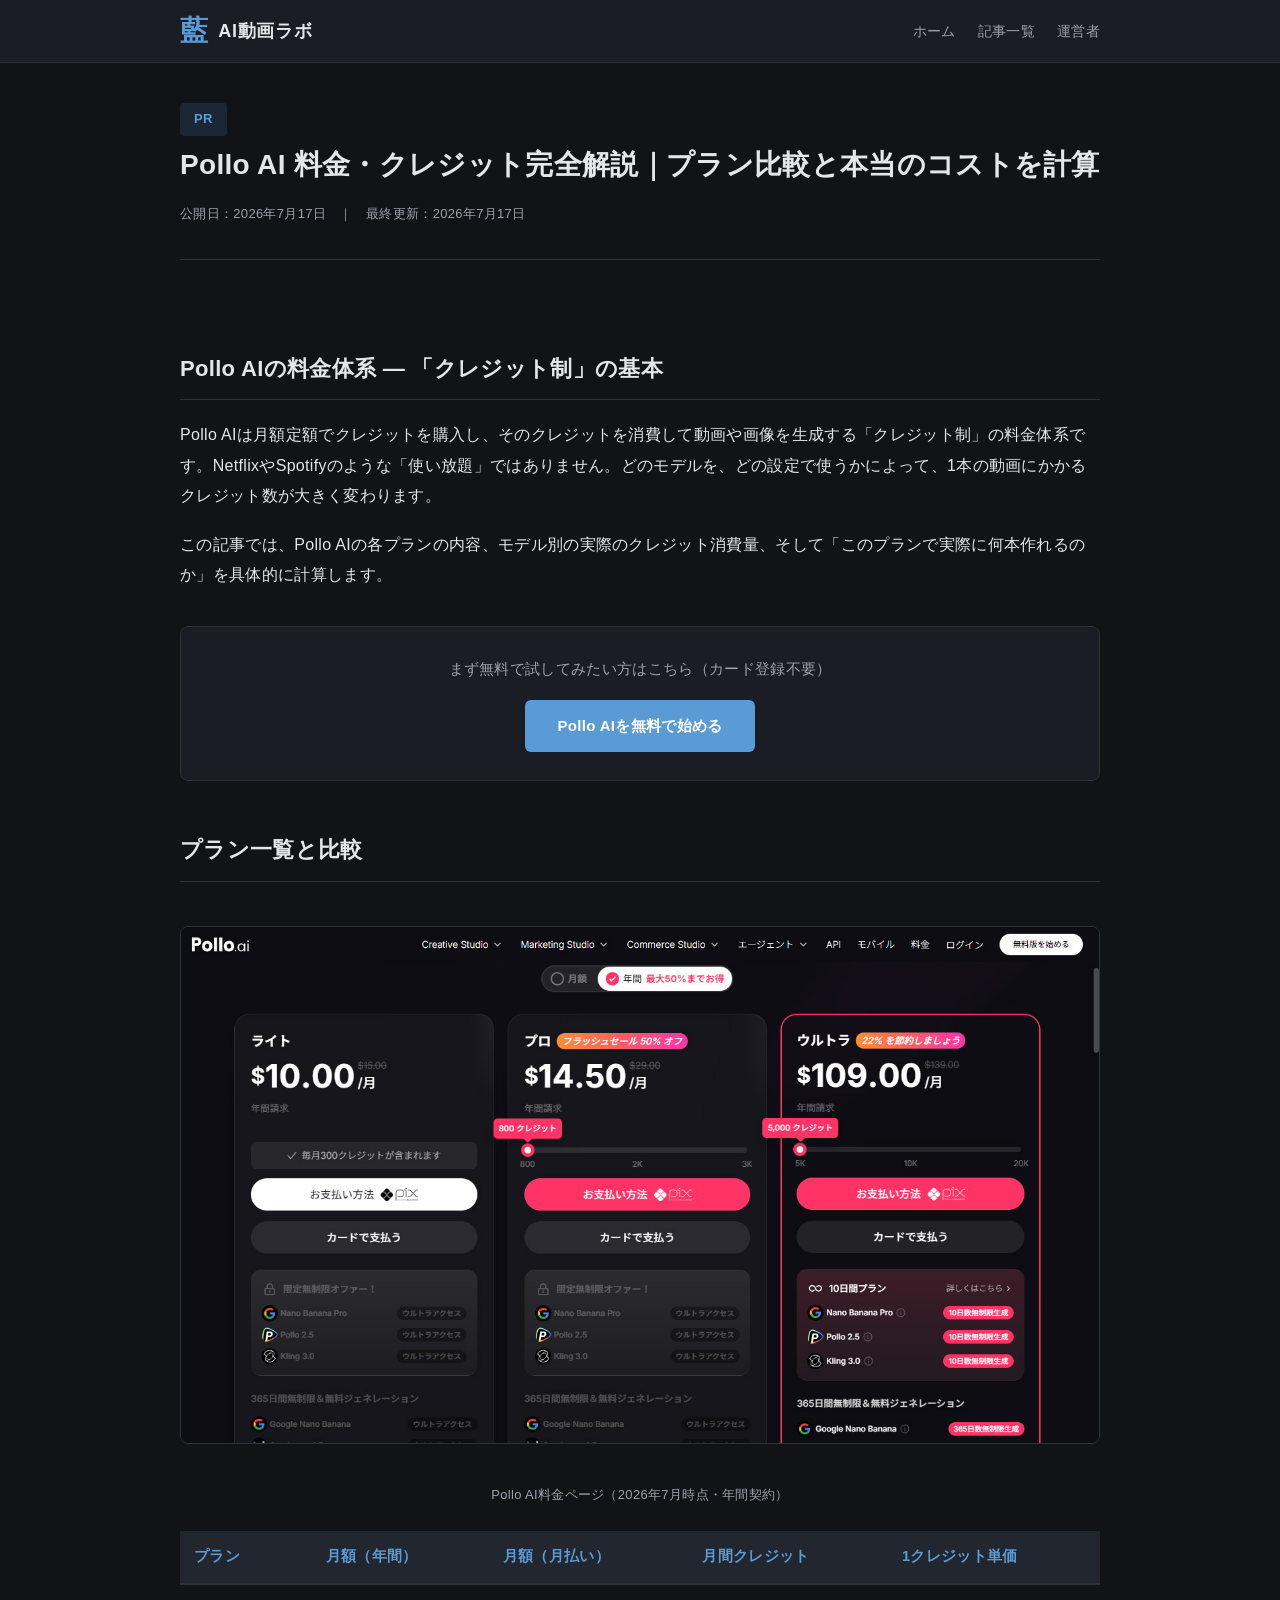
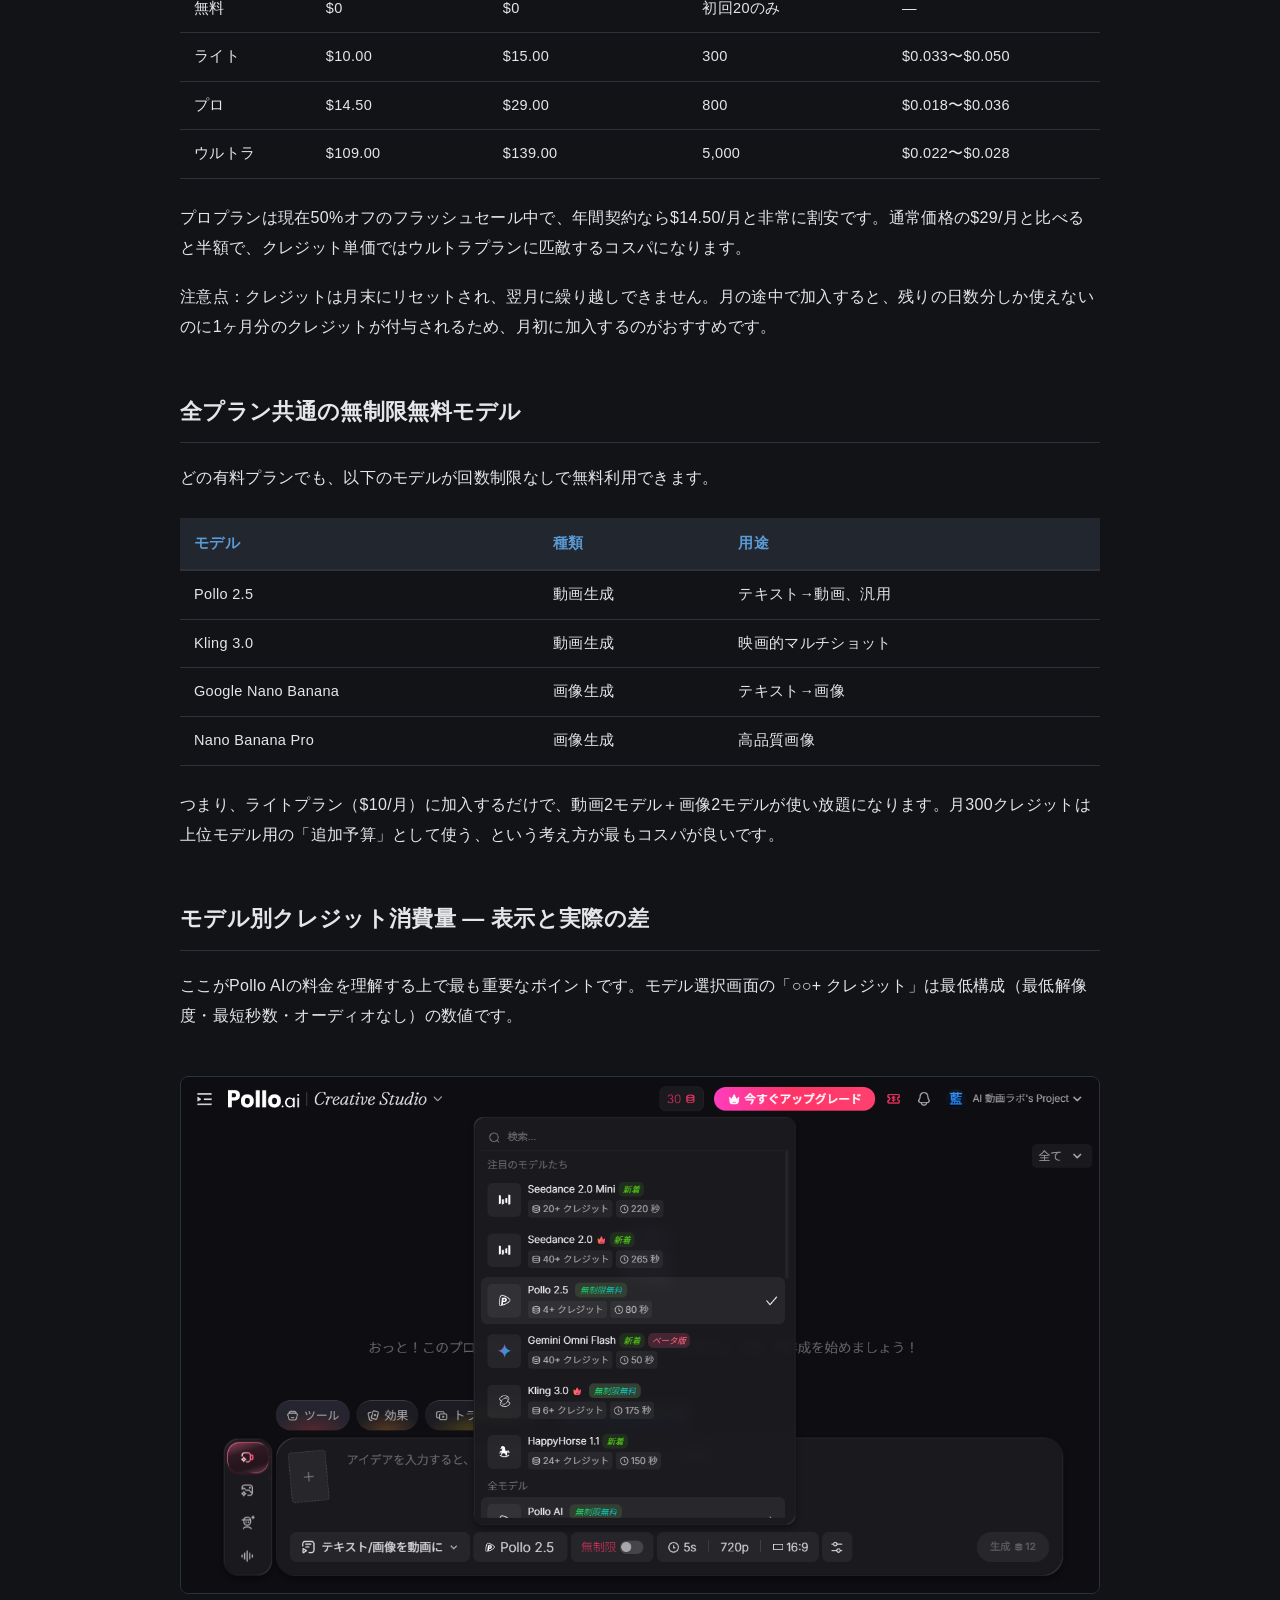
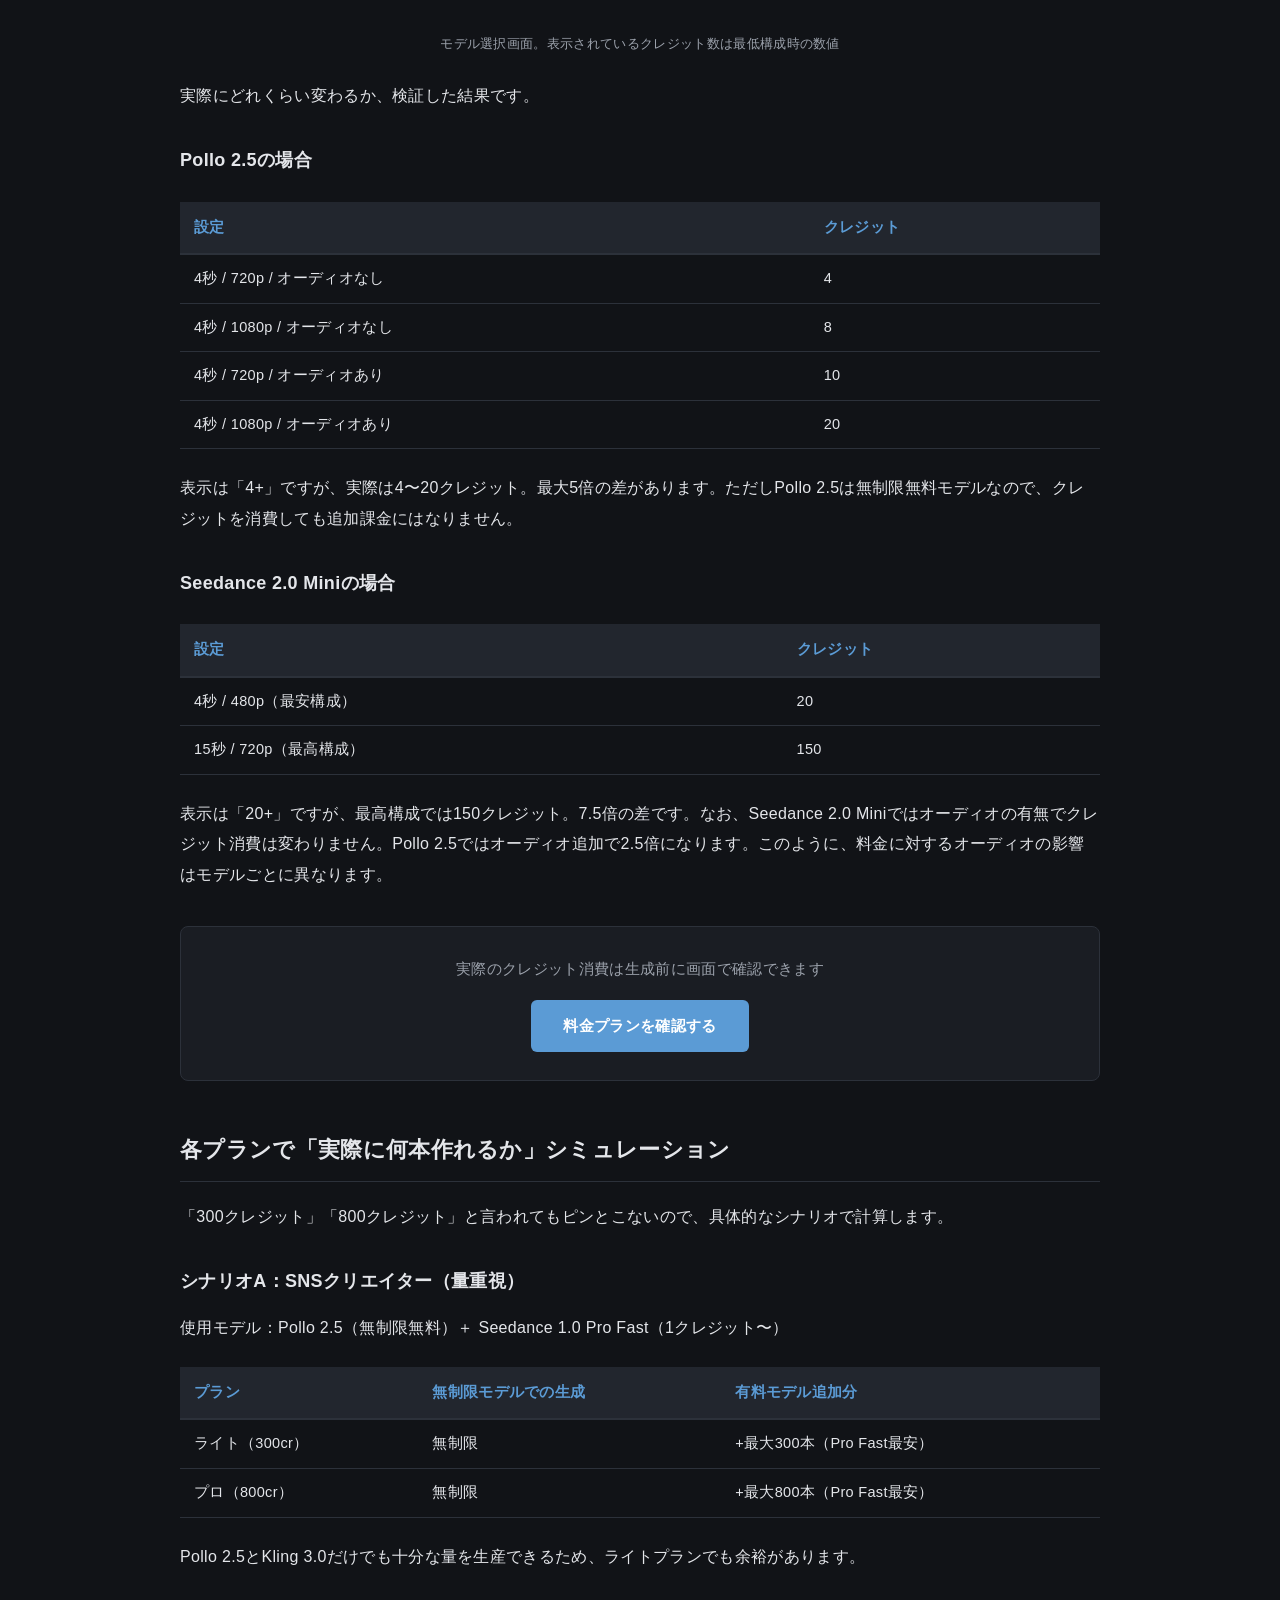
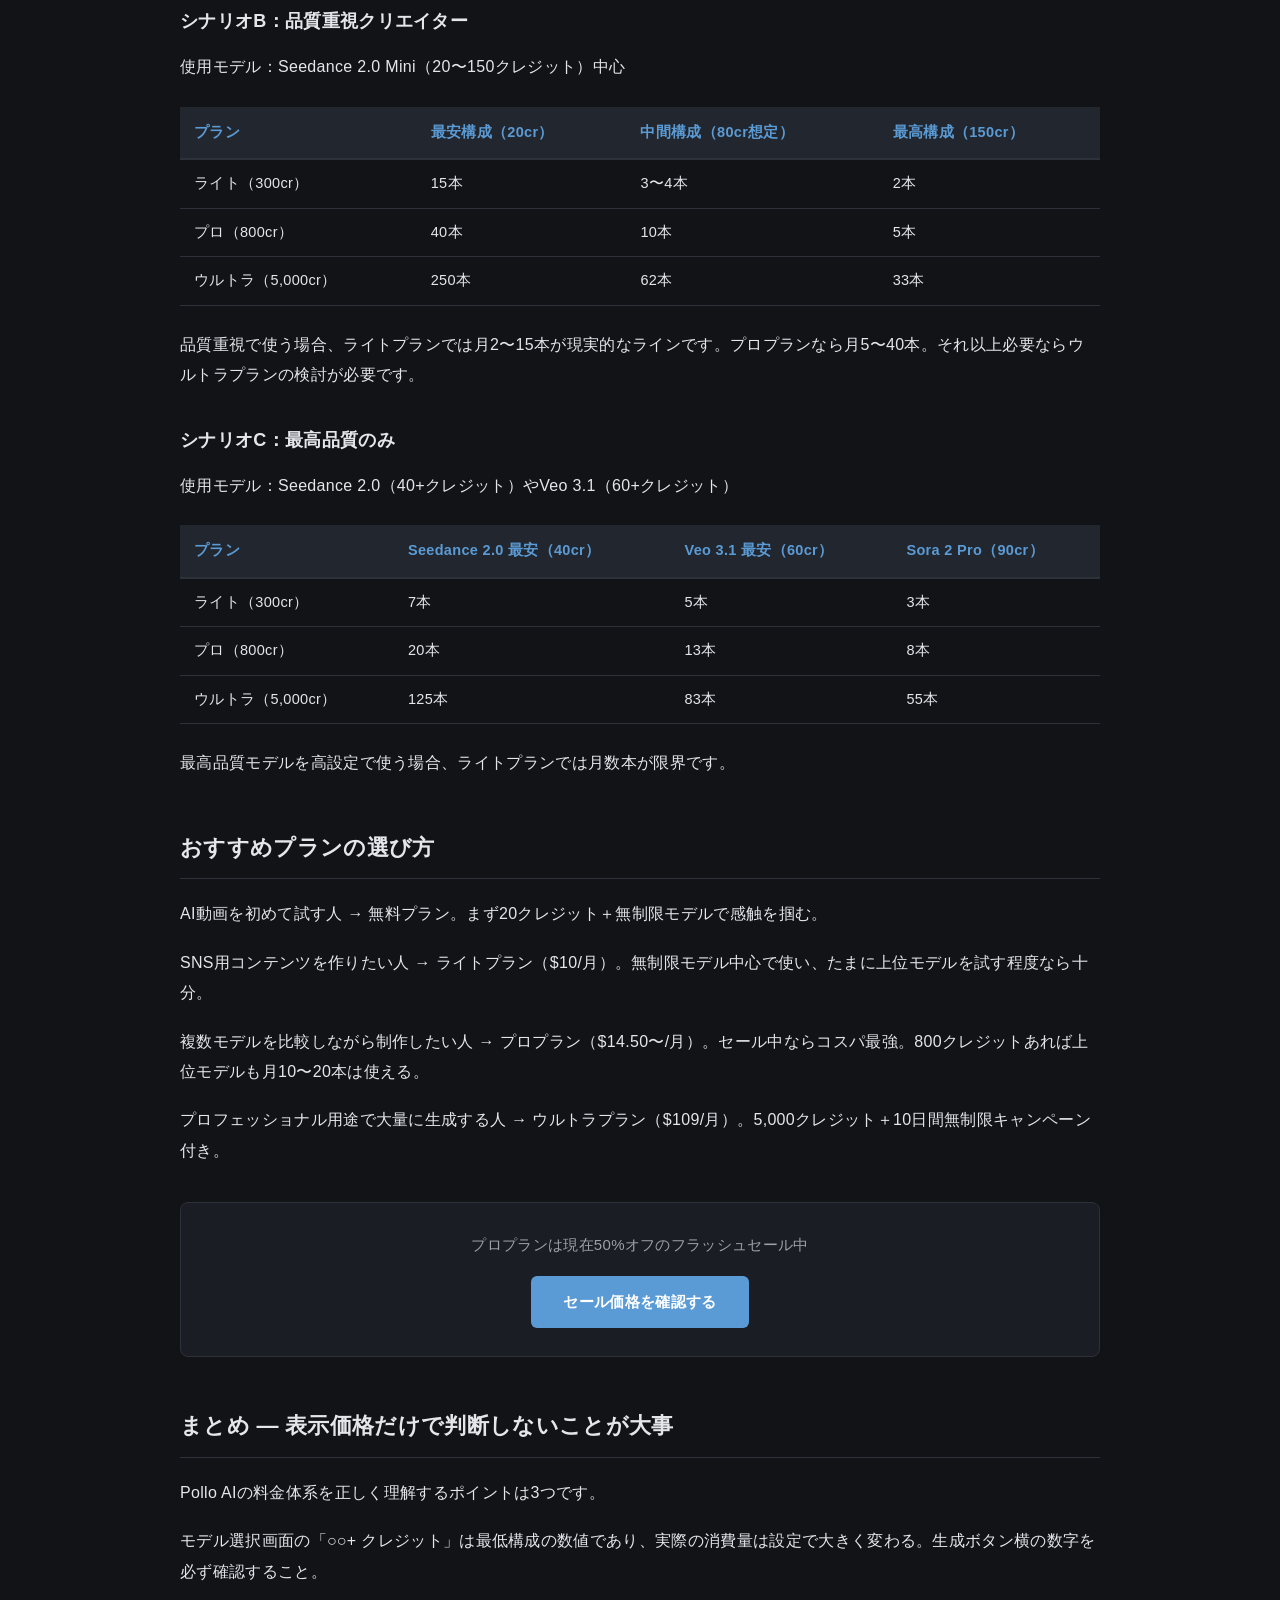
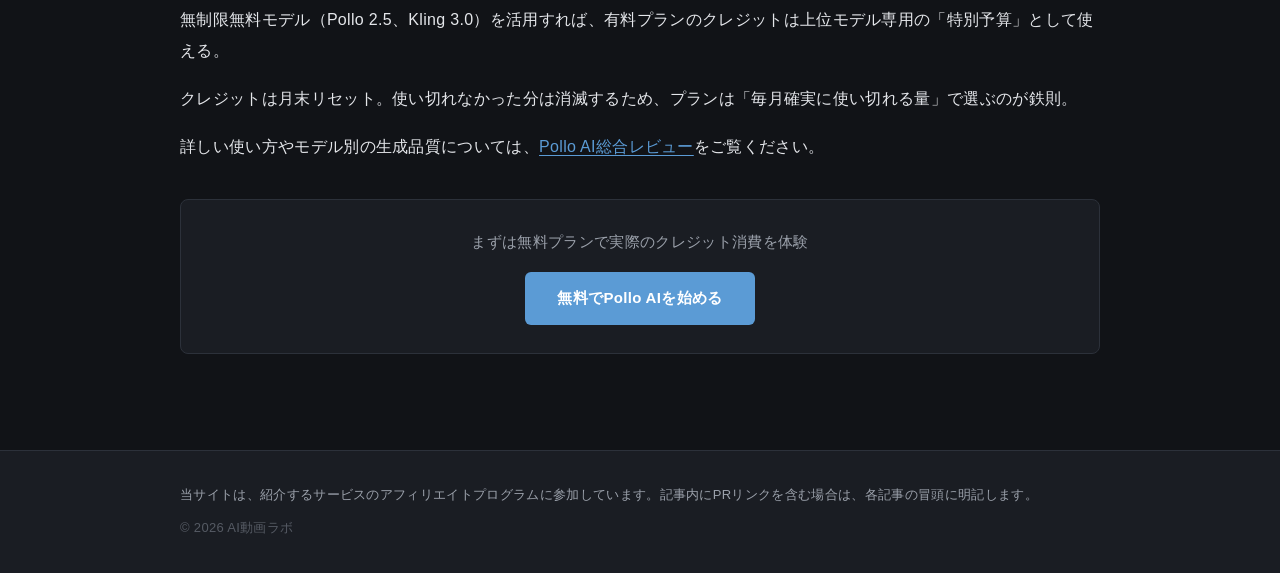
<file: pollo-ai-pricing/index.html>
<!DOCTYPE html>
<html lang="ja">
<head>
  <meta charset="UTF-8">
  <meta name="viewport" content="width=device-width, initial-scale=1.0">
  <script async src="https://www.googletagmanager.com/gtag/js?id=G-N07L9W3FB1"></script>
  <script>window.dataLayer=window.dataLayer||[];function gtag(){dataLayer.push(arguments);}gtag('js',new Date());gtag('config','G-N07L9W3FB1');</script>
  <title>Pollo AI 料金・クレジット完全解説｜プラン比較と本当のコストを計算【2026年最新】</title>
  <meta name="description" content="Pollo AIの料金体系を徹底解説。プラン別のクレジット数、モデル別の実際の消費量、無料で使えるモデル、損しないプランの選び方まで。表示価格と実コストの差に注意。">
  <link rel="canonical" href="https://aidouga-lab.github.io/pollo-ai-pricing/">
  <meta property="og:type" content="article">
  <meta property="og:site_name" content="AI動画ラボ">
  <meta property="og:title" content="Pollo AI 料金・クレジット完全解説｜本当のコストを計算">
  <meta property="og:description" content="Pollo AIの料金体系を徹底解説。表示価格と実コストの差に注意。">
  <meta property="og:url" content="https://aidouga-lab.github.io/pollo-ai-pricing/">
  <meta property="og:locale" content="ja_JP">
  <link rel="icon" type="image/x-icon" href="/favicon.ico">
  <link rel="icon" type="image/png" sizes="32x32" href="/favicon-32x32.png">
  <link rel="apple-touch-icon" sizes="180x180" href="/apple-touch-icon.png">
  <link rel="manifest" href="/site.webmanifest">
  <meta name="theme-color" content="#111317">
  <link rel="stylesheet" href="../css/style.css">
  <link rel="stylesheet" href="../css/article.css">
</head>
<body>
  <header class="site-header"><div class="wrap header-inner"><a class="brand" href="/"><span class="brand-mark" aria-hidden="true">藍</span><span class="brand-name">AI動画ラボ</span></a><nav class="site-nav"><a href="/">ホーム</a><a href="/#upcoming">記事一覧</a><a href="/#about">運営者</a></nav></div></header>

  <article><div class="wrap">
    <div class="article-header">
      <span class="pr-badge">PR</span>
      <h1 class="hero-title">Pollo AI 料金・クレジット完全解説｜プラン比較と本当のコストを計算</h1>
      <p class="article-meta">公開日：2026年7月17日　｜　最終更新：2026年7月17日</p>
    </div>

    <div class="article-body">

      <h2>Pollo AIの料金体系 — 「クレジット制」の基本</h2>

      <p>Pollo AIは月額定額でクレジットを購入し、そのクレジットを消費して動画や画像を生成する「クレジット制」の料金体系です。NetflixやSpotifyのような「使い放題」ではありません。どのモデルを、どの設定で使うかによって、1本の動画にかかるクレジット数が大きく変わります。</p>

      <p>この記事では、Pollo AIの各プランの内容、モデル別の実際のクレジット消費量、そして「このプランで実際に何本作れるのか」を具体的に計算します。</p>

      <div class="cta-box">
        <p>まず無料で試してみたい方はこちら（カード登録不要）</p>
        <a href="https://pollo.ai/ja?ref=nmmxnzi&tap_s=10073835-f5ab72" class="btn-primary" rel="sponsored" target="_blank">Pollo AIを無料で始める</a>
      </div>


      <h2>プラン一覧と比較</h2>

      <figure>
        <img src="img/pollo-ai-pricing.jpg" alt="Pollo AIの料金プラン一覧。ライト、プロ、ウルトラの3プラン" width="1366" height="768" loading="lazy">
        <figcaption>Pollo AI料金ページ（2026年7月時点・年間契約）</figcaption>
      </figure>

      <table>
        <thead><tr><th>プラン</th><th>月額（年間）</th><th>月額（月払い）</th><th>月間クレジット</th><th>1クレジット単価</th></tr></thead>
        <tbody>
          <tr><td>無料</td><td>$0</td><td>$0</td><td>初回20のみ</td><td>—</td></tr>
          <tr><td>ライト</td><td>$10.00</td><td>$15.00</td><td>300</td><td>$0.033〜$0.050</td></tr>
          <tr><td>プロ</td><td>$14.50</td><td>$29.00</td><td>800</td><td>$0.018〜$0.036</td></tr>
          <tr><td>ウルトラ</td><td>$109.00</td><td>$139.00</td><td>5,000</td><td>$0.022〜$0.028</td></tr>
        </tbody>
      </table>

      <p>プロプランは現在50%オフのフラッシュセール中で、年間契約なら$14.50/月と非常に割安です。通常価格の$29/月と比べると半額で、クレジット単価ではウルトラプランに匹敵するコスパになります。</p>

      <p>注意点：クレジットは月末にリセットされ、翌月に繰り越しできません。月の途中で加入すると、残りの日数分しか使えないのに1ヶ月分のクレジットが付与されるため、月初に加入するのがおすすめです。</p>


      <h2>全プラン共通の無制限無料モデル</h2>

      <p>どの有料プランでも、以下のモデルが回数制限なしで無料利用できます。</p>

      <table>
        <thead><tr><th>モデル</th><th>種類</th><th>用途</th></tr></thead>
        <tbody>
          <tr><td>Pollo 2.5</td><td>動画生成</td><td>テキスト→動画、汎用</td></tr>
          <tr><td>Kling 3.0</td><td>動画生成</td><td>映画的マルチショット</td></tr>
          <tr><td>Google Nano Banana</td><td>画像生成</td><td>テキスト→画像</td></tr>
          <tr><td>Nano Banana Pro</td><td>画像生成</td><td>高品質画像</td></tr>
        </tbody>
      </table>

      <p>つまり、ライトプラン（$10/月）に加入するだけで、動画2モデル＋画像2モデルが使い放題になります。月300クレジットは上位モデル用の「追加予算」として使う、という考え方が最もコスパが良いです。</p>


      <h2>モデル別クレジット消費量 — 表示と実際の差</h2>

      <p>ここがPollo AIの料金を理解する上で最も重要なポイントです。モデル選択画面の「○○+ クレジット」は最低構成（最低解像度・最短秒数・オーディオなし）の数値です。</p>

      <figure>
        <img src="img/pollo-ai-models.jpg" alt="Pollo AIのモデル選択画面。各モデルの最低クレジット数が表示されている" width="1366" height="768" loading="lazy">
        <figcaption>モデル選択画面。表示されているクレジット数は最低構成時の数値</figcaption>
      </figure>

      <p>実際にどれくらい変わるか、検証した結果です。</p>

      <h3>Pollo 2.5の場合</h3>
      <table>
        <thead><tr><th>設定</th><th>クレジット</th></tr></thead>
        <tbody>
          <tr><td>4秒 / 720p / オーディオなし</td><td>4</td></tr>
          <tr><td>4秒 / 1080p / オーディオなし</td><td>8</td></tr>
          <tr><td>4秒 / 720p / オーディオあり</td><td>10</td></tr>
          <tr><td>4秒 / 1080p / オーディオあり</td><td>20</td></tr>
        </tbody>
      </table>
      <p>表示は「4+」ですが、実際は4〜20クレジット。最大5倍の差があります。ただしPollo 2.5は無制限無料モデルなので、クレジットを消費しても追加課金にはなりません。</p>

      <h3>Seedance 2.0 Miniの場合</h3>
      <table>
        <thead><tr><th>設定</th><th>クレジット</th></tr></thead>
        <tbody>
          <tr><td>4秒 / 480p（最安構成）</td><td>20</td></tr>
          <tr><td>15秒 / 720p（最高構成）</td><td>150</td></tr>
        </tbody>
      </table>
      <p>表示は「20+」ですが、最高構成では150クレジット。7.5倍の差です。なお、Seedance 2.0 Miniではオーディオの有無でクレジット消費は変わりません。Pollo 2.5ではオーディオ追加で2.5倍になります。このように、料金に対するオーディオの影響はモデルごとに異なります。</p>

      <div class="cta-box">
        <p>実際のクレジット消費は生成前に画面で確認できます</p>
        <a href="https://pollo.ai/ja/pricing?ref=nmmxnzi&tap_s=10073835-f5ab72" class="btn-primary" rel="sponsored" target="_blank">料金プランを確認する</a>
      </div>


      <h2>各プランで「実際に何本作れるか」シミュレーション</h2>

      <p>「300クレジット」「800クレジット」と言われてもピンとこないので、具体的なシナリオで計算します。</p>

      <h3>シナリオA：SNSクリエイター（量重視）</h3>
      <p>使用モデル：Pollo 2.5（無制限無料）＋ Seedance 1.0 Pro Fast（1クレジット〜）</p>
      <table>
        <thead><tr><th>プラン</th><th>無制限モデルでの生成</th><th>有料モデル追加分</th></tr></thead>
        <tbody>
          <tr><td>ライト（300cr）</td><td>無制限</td><td>+最大300本（Pro Fast最安）</td></tr>
          <tr><td>プロ（800cr）</td><td>無制限</td><td>+最大800本（Pro Fast最安）</td></tr>
        </tbody>
      </table>
      <p>Pollo 2.5とKling 3.0だけでも十分な量を生産できるため、ライトプランでも余裕があります。</p>

      <h3>シナリオB：品質重視クリエイター</h3>
      <p>使用モデル：Seedance 2.0 Mini（20〜150クレジット）中心</p>
      <table>
        <thead><tr><th>プラン</th><th>最安構成（20cr）</th><th>中間構成（80cr想定）</th><th>最高構成（150cr）</th></tr></thead>
        <tbody>
          <tr><td>ライト（300cr）</td><td>15本</td><td>3〜4本</td><td>2本</td></tr>
          <tr><td>プロ（800cr）</td><td>40本</td><td>10本</td><td>5本</td></tr>
          <tr><td>ウルトラ（5,000cr）</td><td>250本</td><td>62本</td><td>33本</td></tr>
        </tbody>
      </table>
      <p>品質重視で使う場合、ライトプランでは月2〜15本が現実的なラインです。プロプランなら月5〜40本。それ以上必要ならウルトラプランの検討が必要です。</p>

      <h3>シナリオC：最高品質のみ</h3>
      <p>使用モデル：Seedance 2.0（40+クレジット）やVeo 3.1（60+クレジット）</p>
      <table>
        <thead><tr><th>プラン</th><th>Seedance 2.0 最安（40cr）</th><th>Veo 3.1 最安（60cr）</th><th>Sora 2 Pro（90cr）</th></tr></thead>
        <tbody>
          <tr><td>ライト（300cr）</td><td>7本</td><td>5本</td><td>3本</td></tr>
          <tr><td>プロ（800cr）</td><td>20本</td><td>13本</td><td>8本</td></tr>
          <tr><td>ウルトラ（5,000cr）</td><td>125本</td><td>83本</td><td>55本</td></tr>
        </tbody>
      </table>
      <p>最高品質モデルを高設定で使う場合、ライトプランでは月数本が限界です。</p>


      <h2>おすすめプランの選び方</h2>

      <p>AI動画を初めて試す人 → 無料プラン。まず20クレジット＋無制限モデルで感触を掴む。</p>

      <p>SNS用コンテンツを作りたい人 → ライトプラン（$10/月）。無制限モデル中心で使い、たまに上位モデルを試す程度なら十分。</p>

      <p>複数モデルを比較しながら制作したい人 → プロプラン（$14.50〜/月）。セール中ならコスパ最強。800クレジットあれば上位モデルも月10〜20本は使える。</p>

      <p>プロフェッショナル用途で大量に生成する人 → ウルトラプラン（$109/月）。5,000クレジット＋10日間無制限キャンペーン付き。</p>

      <div class="cta-box">
        <p>プロプランは現在50%オフのフラッシュセール中</p>
        <a href="https://pollo.ai/ja/pricing?ref=nmmxnzi&tap_s=10073835-f5ab72" class="btn-primary" rel="sponsored" target="_blank">セール価格を確認する</a>
      </div>


      <h2>まとめ — 表示価格だけで判断しないことが大事</h2>

      <p>Pollo AIの料金体系を正しく理解するポイントは3つです。</p>

      <p>モデル選択画面の「○○+ クレジット」は最低構成の数値であり、実際の消費量は設定で大きく変わる。生成ボタン横の数字を必ず確認すること。</p>

      <p>無制限無料モデル（Pollo 2.5、Kling 3.0）を活用すれば、有料プランのクレジットは上位モデル専用の「特別予算」として使える。</p>

      <p>クレジットは月末リセット。使い切れなかった分は消滅するため、プランは「毎月確実に使い切れる量」で選ぶのが鉄則。</p>

      <p>詳しい使い方やモデル別の生成品質については、<a href="/pollo-ai-review/">Pollo AI総合レビュー</a>をご覧ください。</p>

      <div class="cta-box">
        <p>まずは無料プランで実際のクレジット消費を体験</p>
        <a href="https://pollo.ai/ja?ref=nmmxnzi&tap_s=10073835-f5ab72" class="btn-primary" rel="sponsored" target="_blank">無料でPollo AIを始める</a>
      </div>

    </div>
  </div></article>

  <footer class="site-footer"><div class="wrap"><p class="footer-disclosure">当サイトは、紹介するサービスのアフィリエイトプログラムに参加しています。記事内にPRリンクを含む場合は、各記事の冒頭に明記します。</p><p class="footer-copy">© 2026 AI動画ラボ</p></div></footer>

  <script type="application/ld+json">{"@context":"https://schema.org","@type":"Article","headline":"Pollo AI 料金・クレジット完全解説｜プラン比較と本当のコストを計算","description":"Pollo AIの料金体系を徹底解説。プラン別のクレジット数、モデル別の実際の消費量、無料で使えるモデル、損しないプランの選び方まで。","author":{"@type":"Organization","name":"AI動画ラボ","url":"https://aidouga-lab.github.io/"},"publisher":{"@type":"Organization","name":"AI動画ラボ","url":"https://aidouga-lab.github.io/"},"mainEntityOfPage":"https://aidouga-lab.github.io/pollo-ai-pricing/","inLanguage":"ja","datePublished":"2026-07-17","dateModified":"2026-07-17"}</script>
  <script type="application/ld+json">{"@context":"https://schema.org","@type":"FAQPage","mainEntity":[{"@type":"Question","name":"Pollo AIは無料で使えますか？","acceptedAnswer":{"@type":"Answer","text":"無料プランでは初回20クレジットが付与されます。さらにPollo 2.5とKling 3.0は無制限無料で利用可能です。有料プランは月額$10（ライト）から。"}},{"@type":"Question","name":"Pollo AIのクレジットは翌月に繰り越せますか？","acceptedAnswer":{"@type":"Answer","text":"いいえ。未使用クレジットは月末にリセットされ、翌月に繰り越しできません。使い切れる量のプランを選ぶことが重要です。"}},{"@type":"Question","name":"どのプランがおすすめですか？","acceptedAnswer":{"@type":"Answer","text":"SNSコンテンツ中心ならライトプラン（$10/月）、複数モデルを使い比べるならプロプラン（セール中$14.50/月）がおすすめです。無制限無料モデルだけでも十分な場合は無料プランから始められます。"}}]}</script>
</body>
</html>
</file>
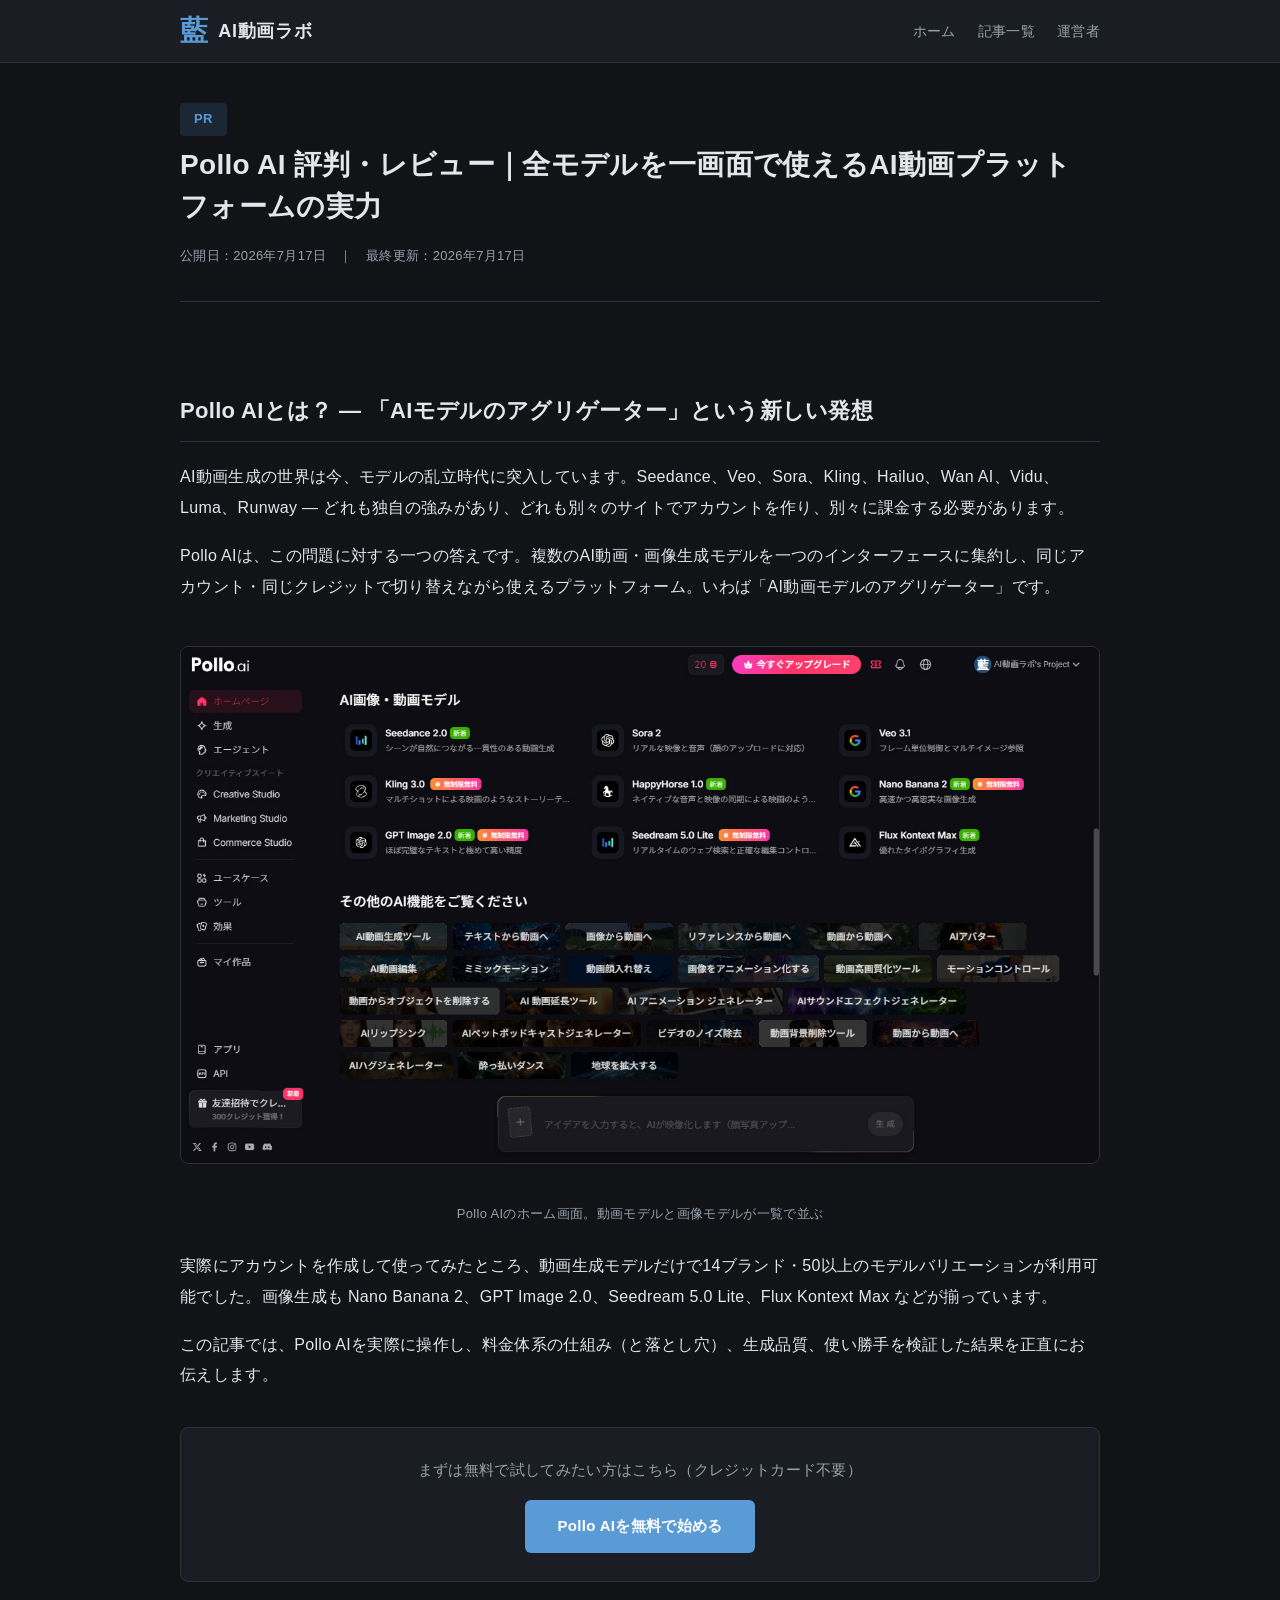
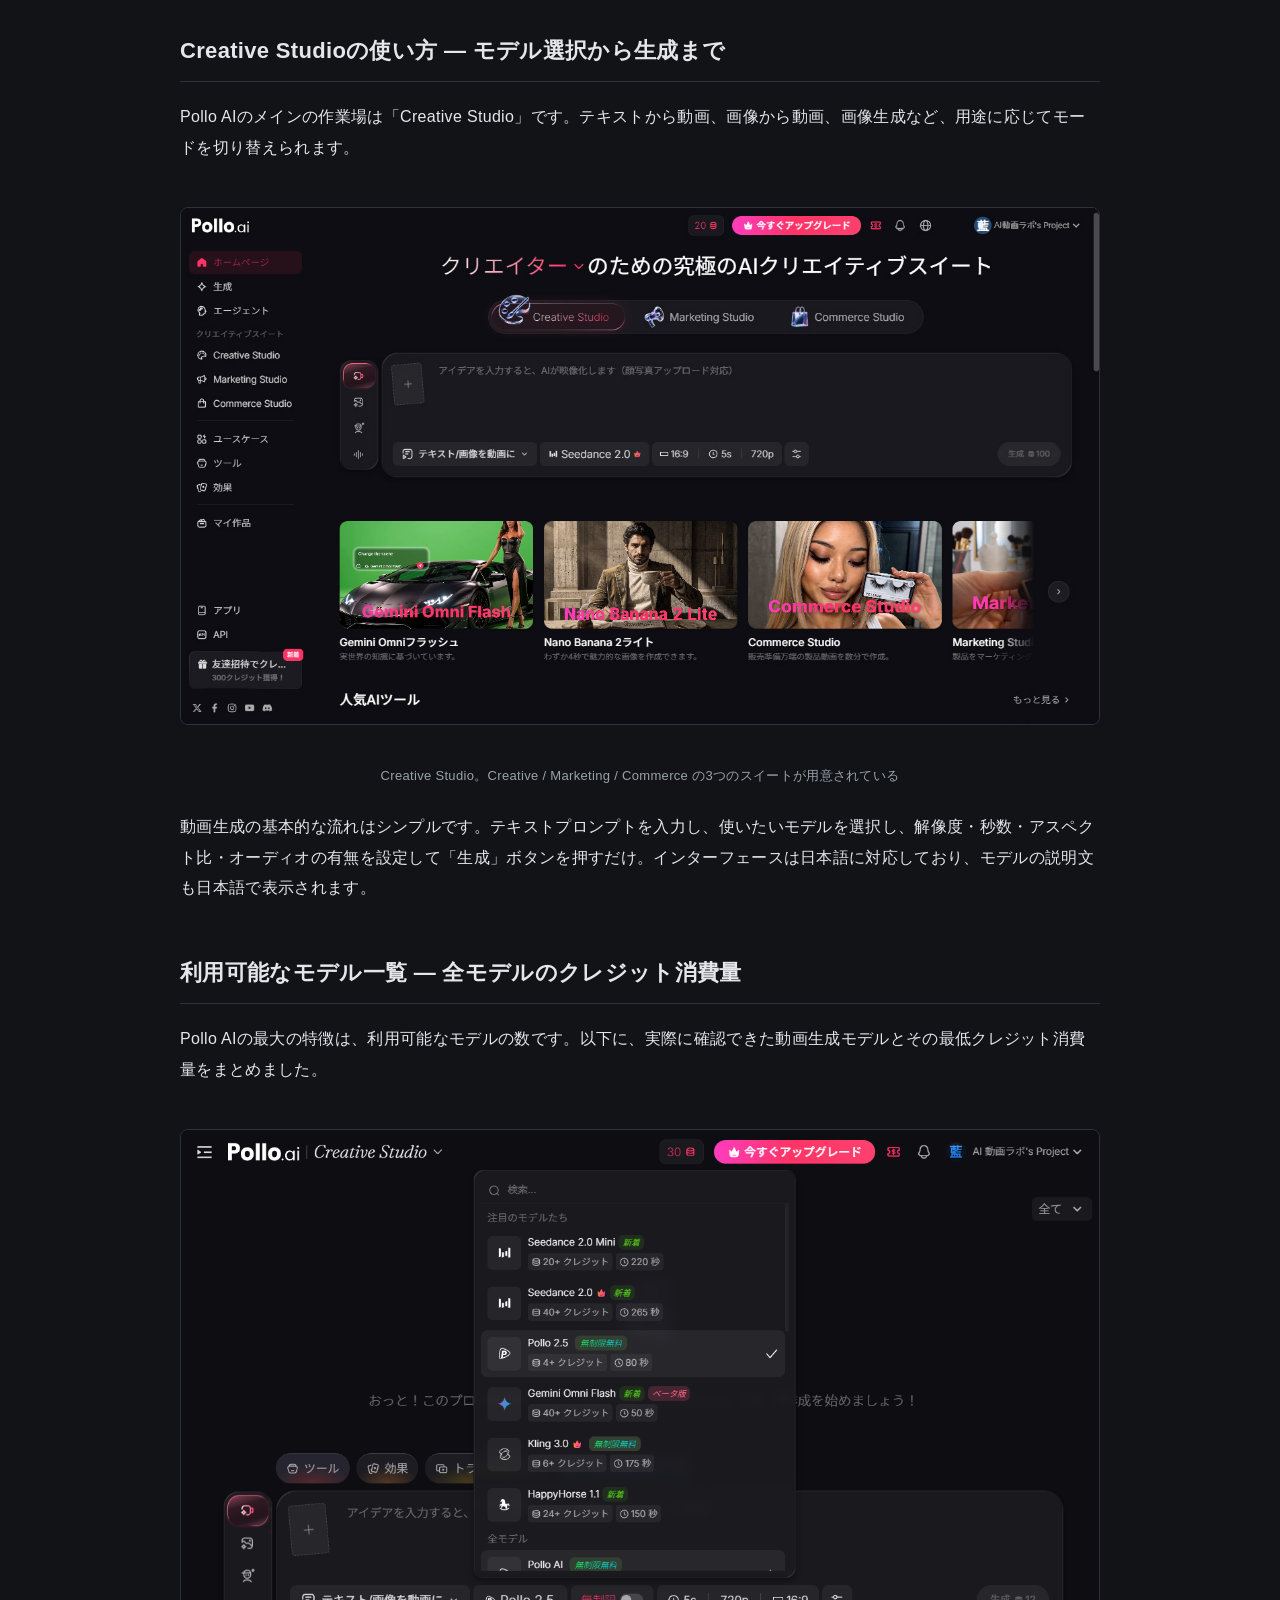
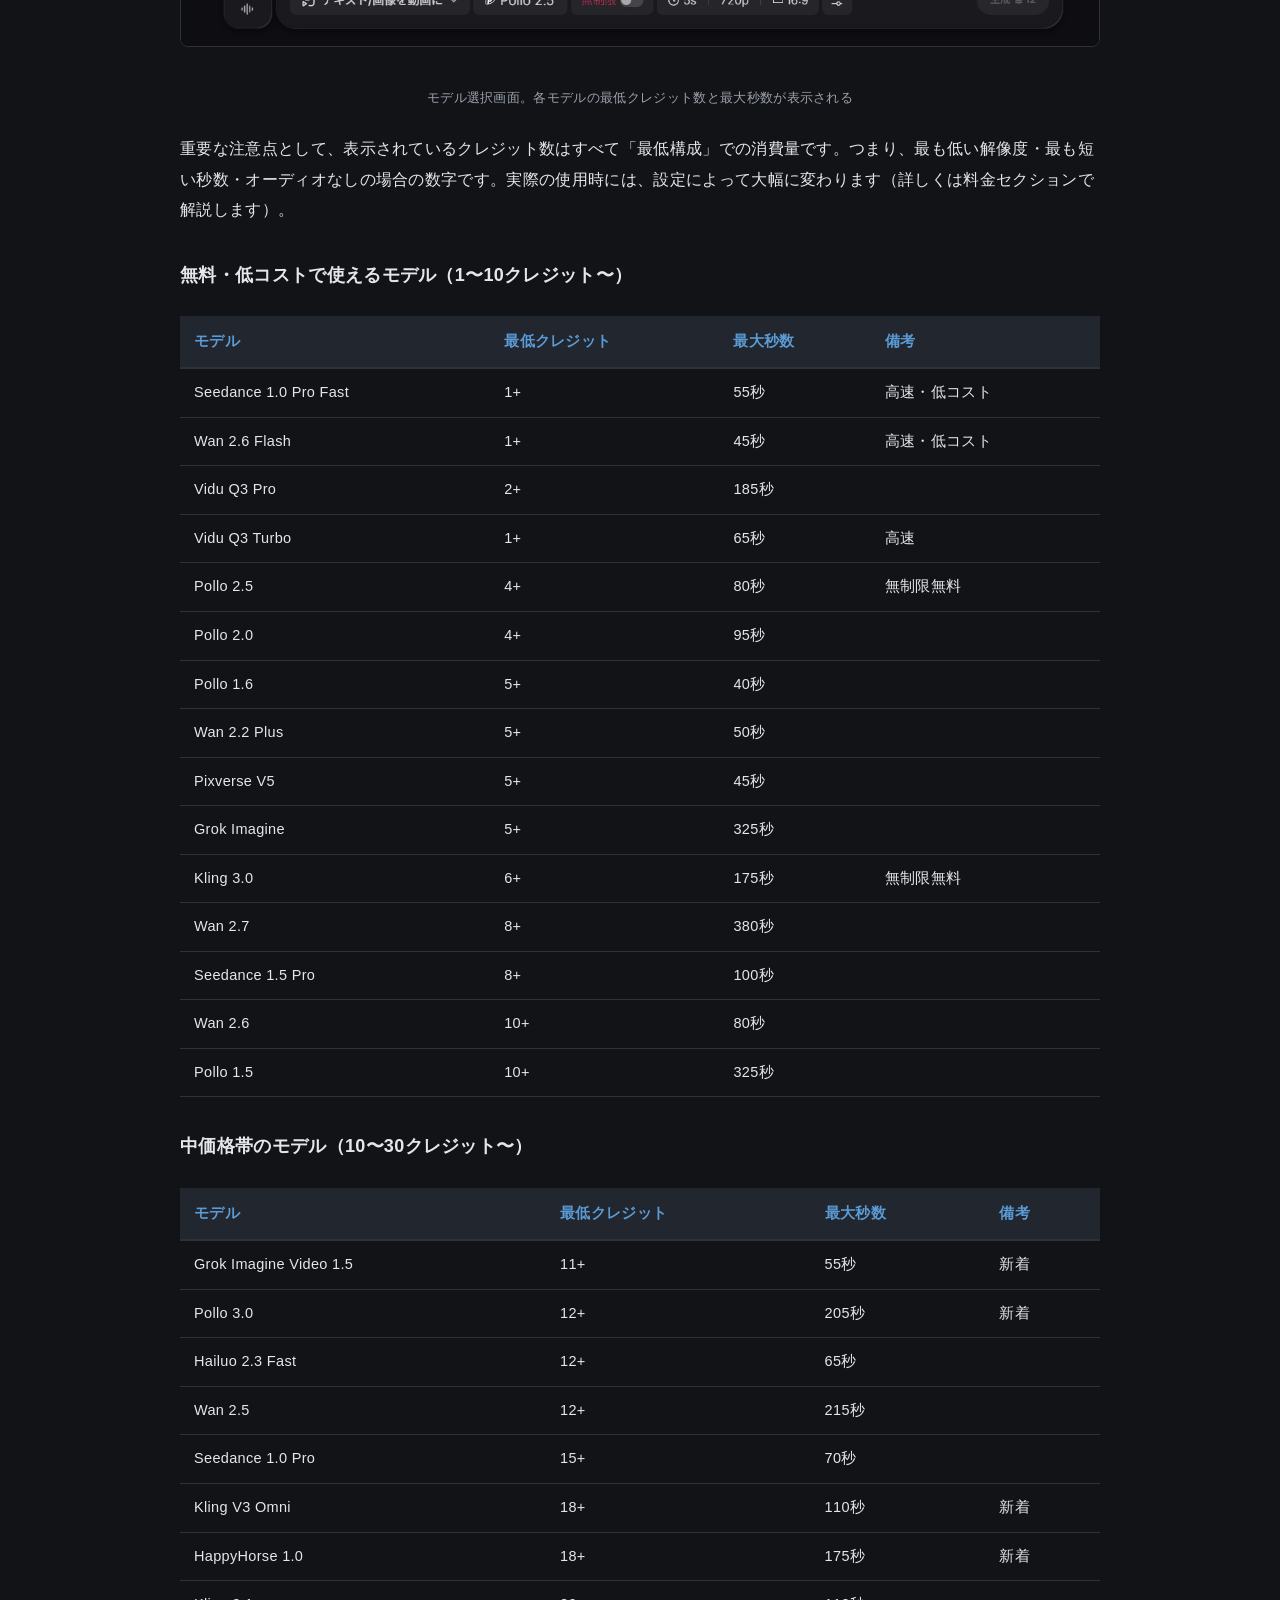
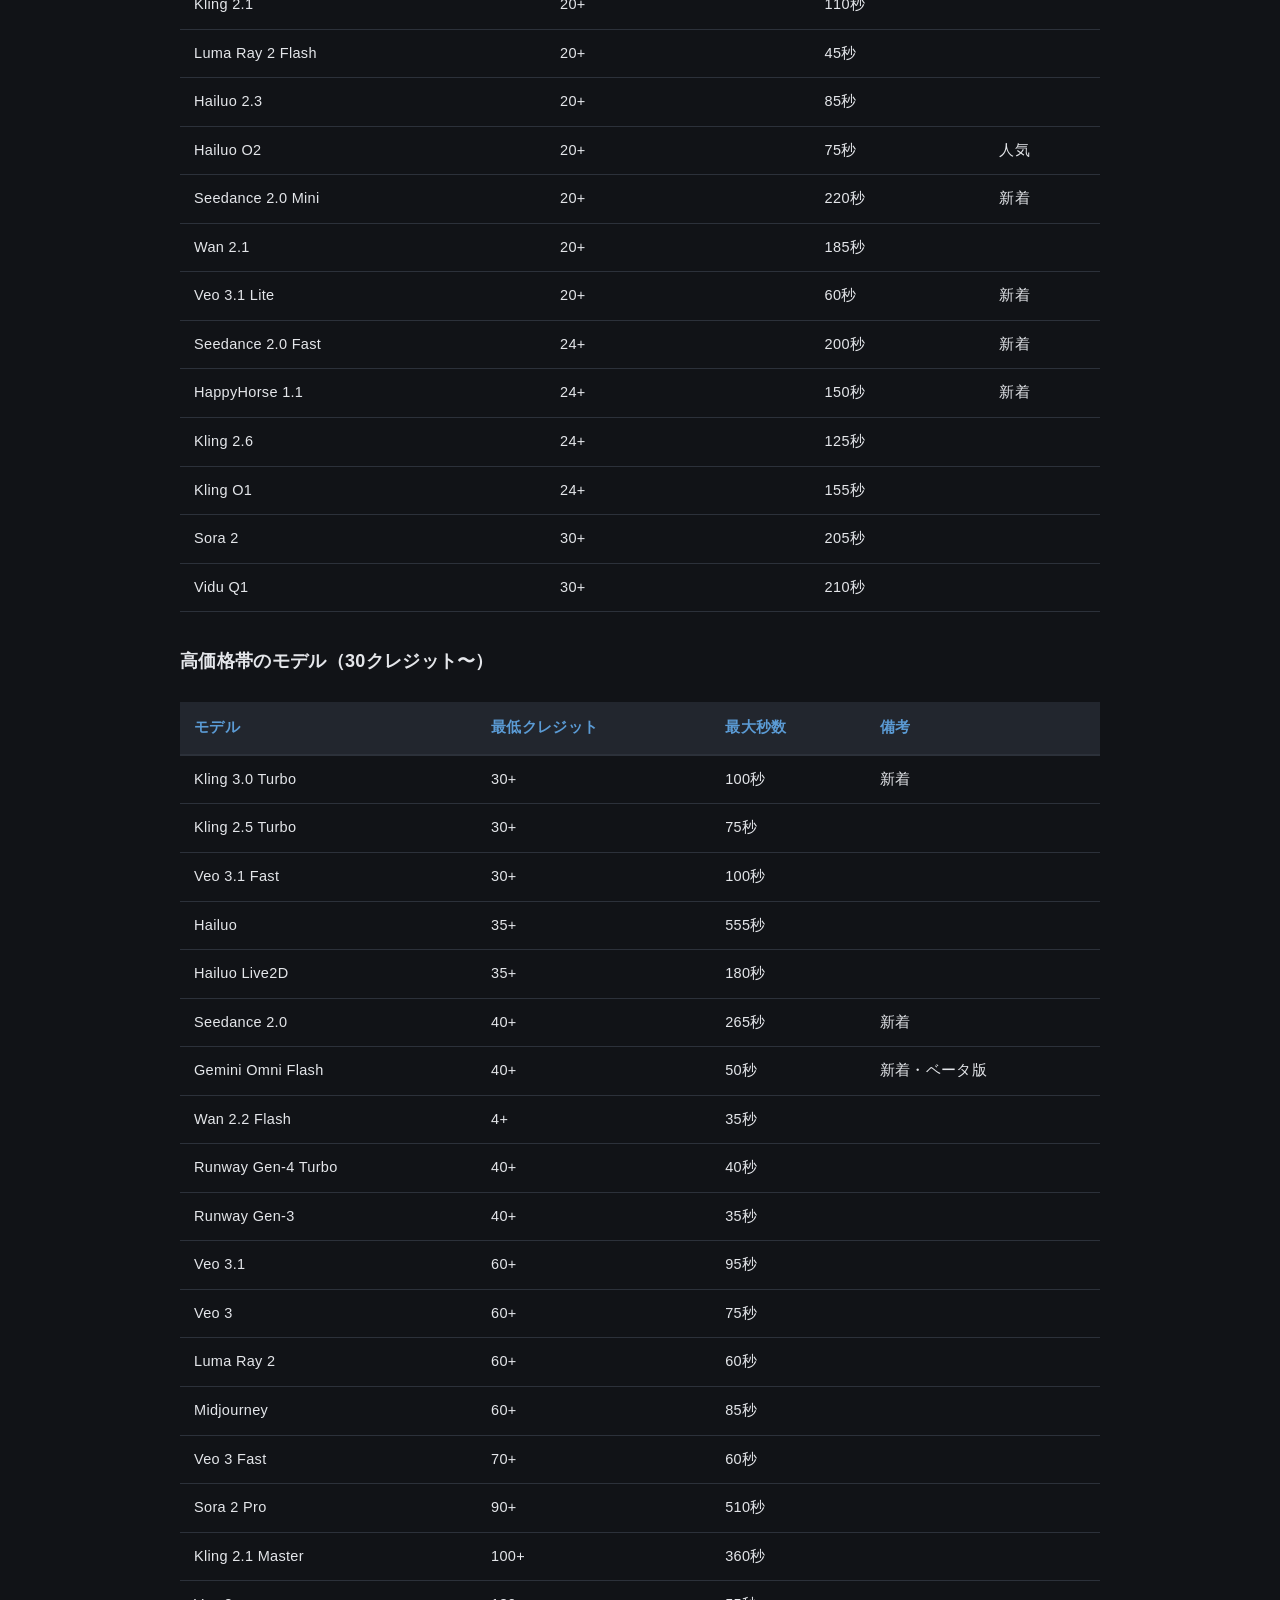
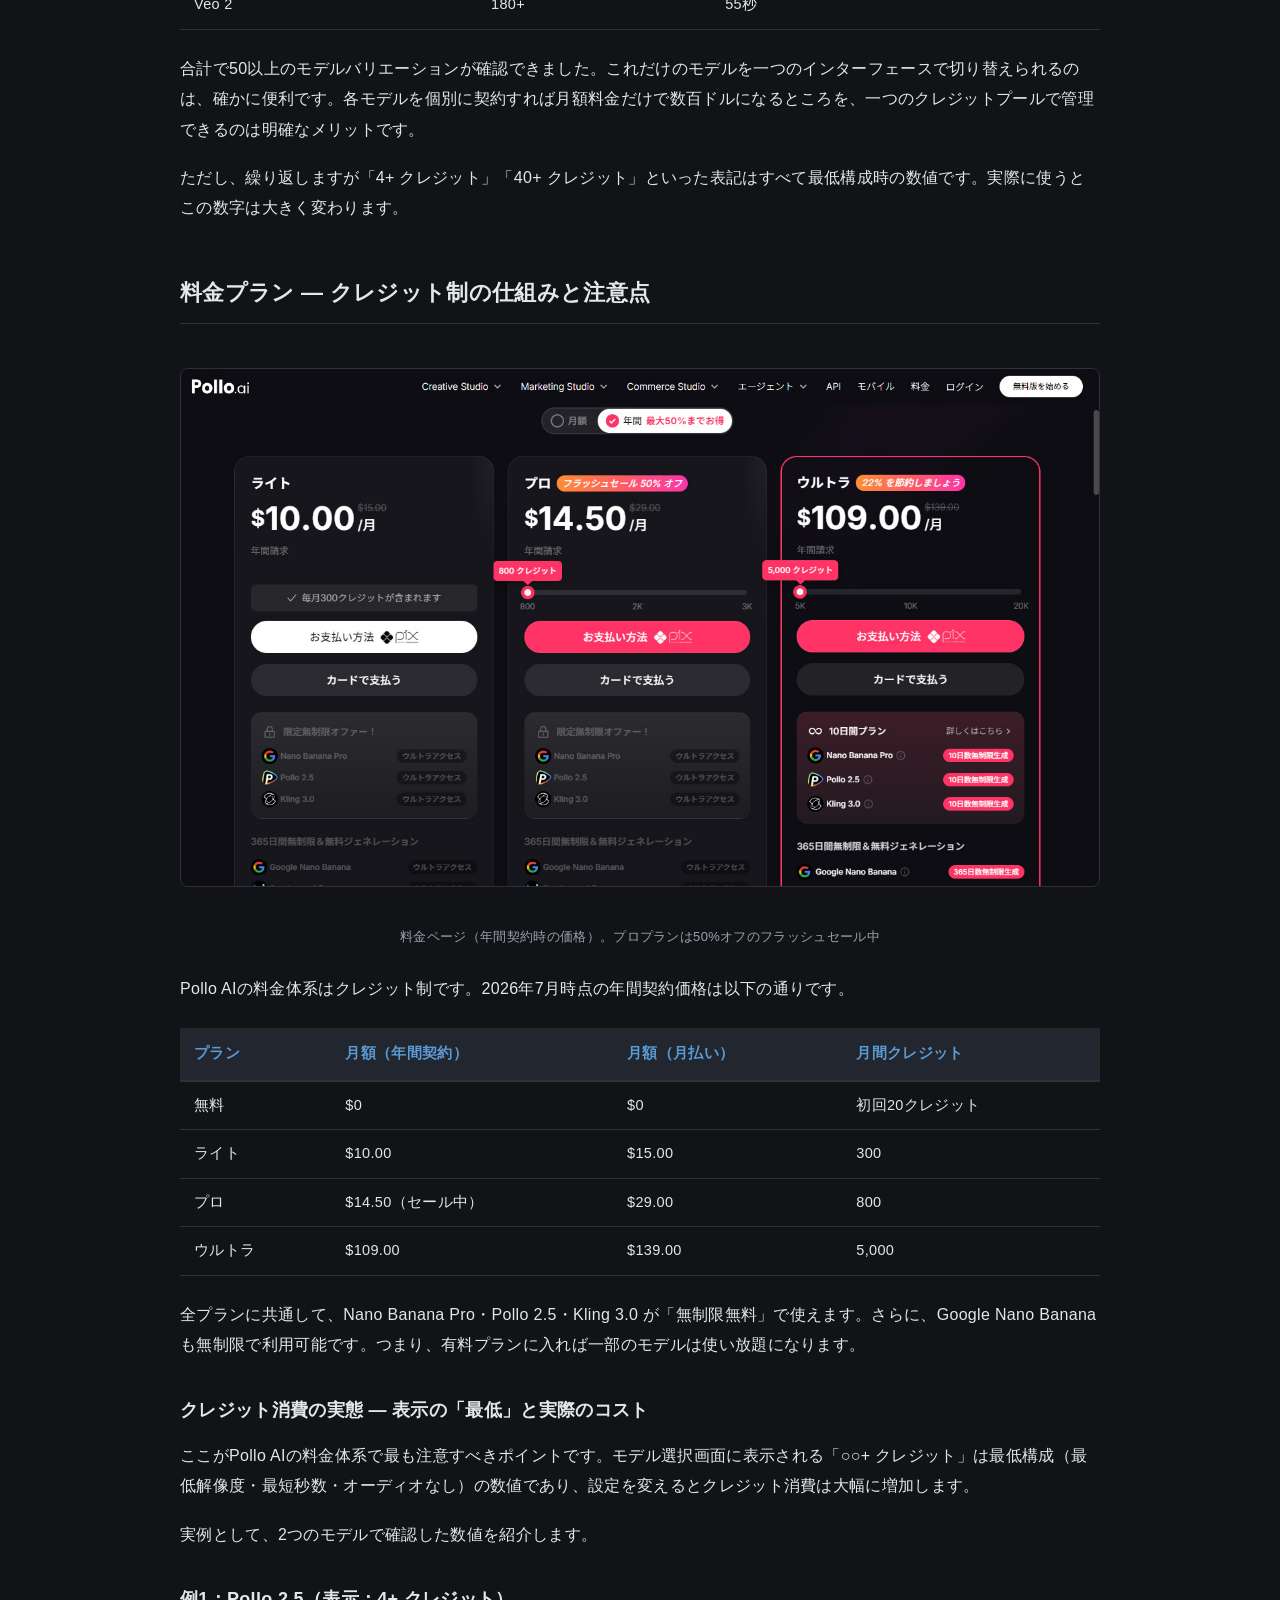
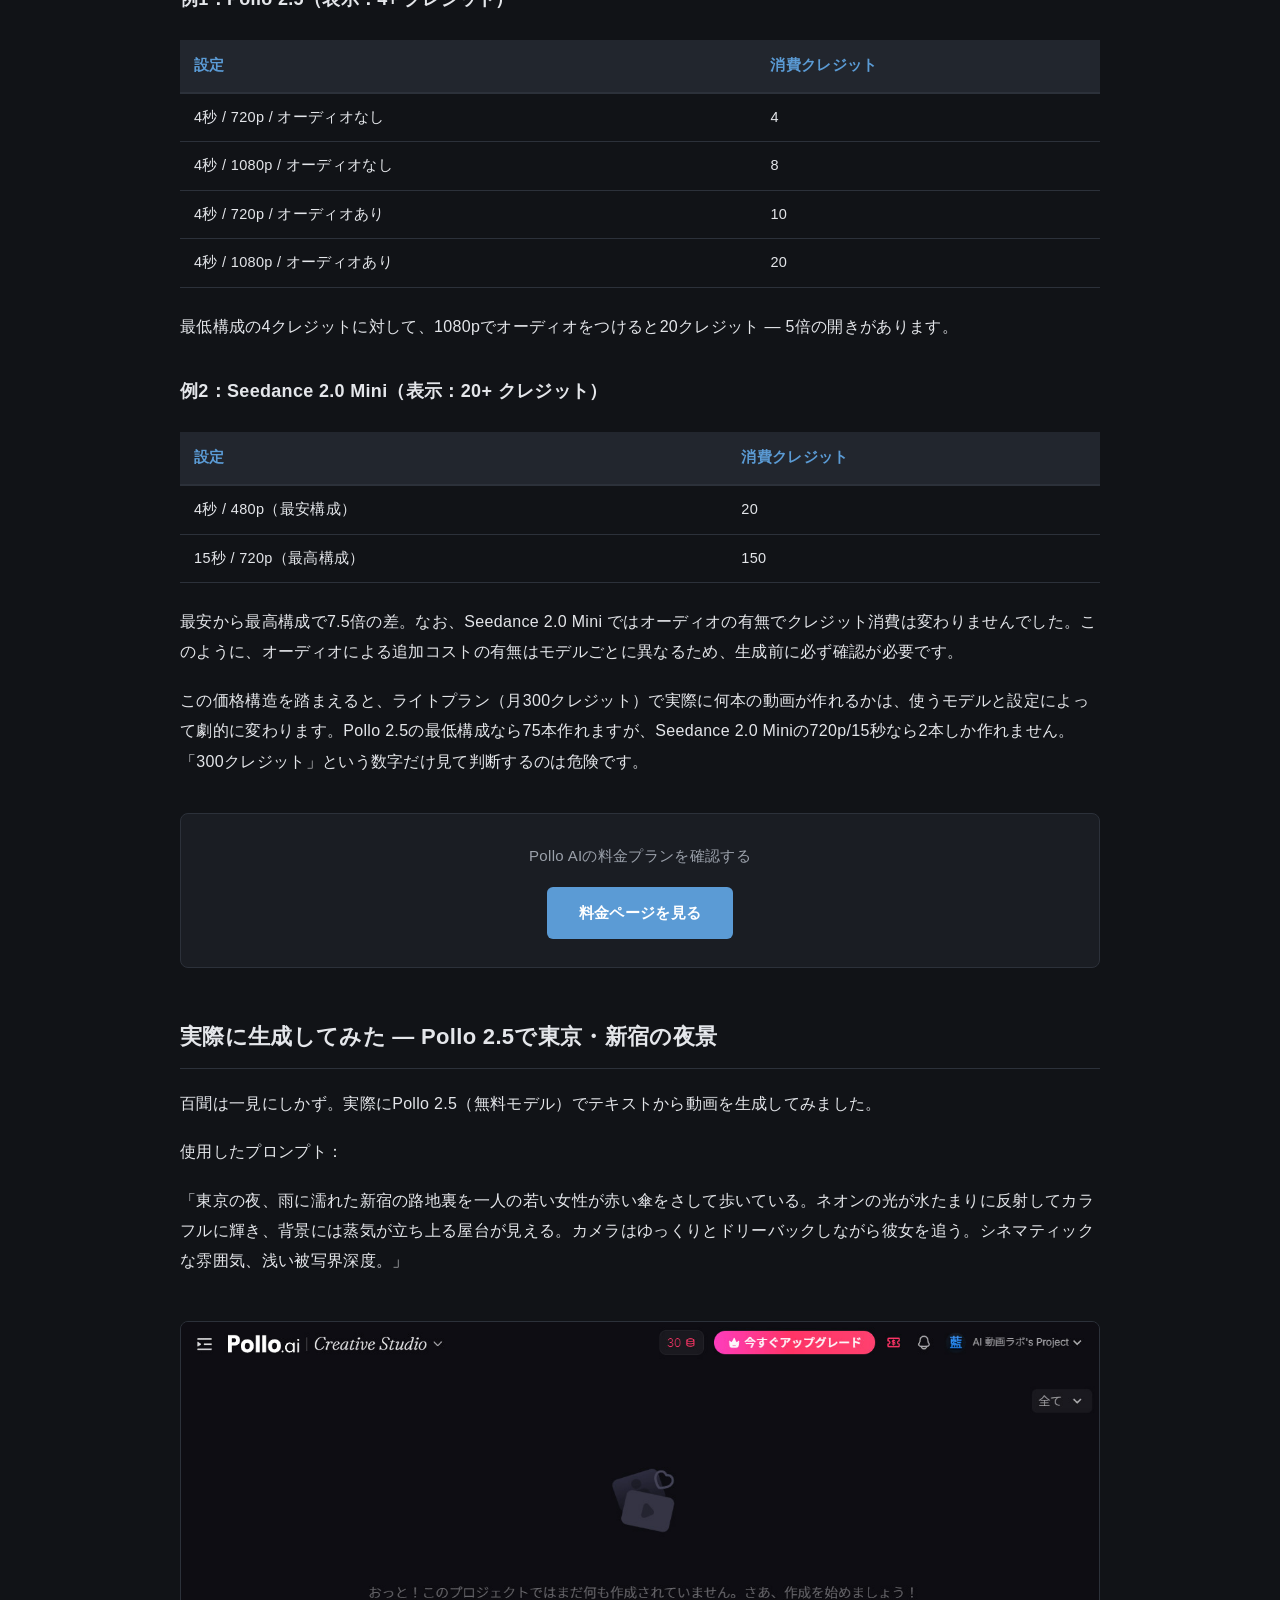
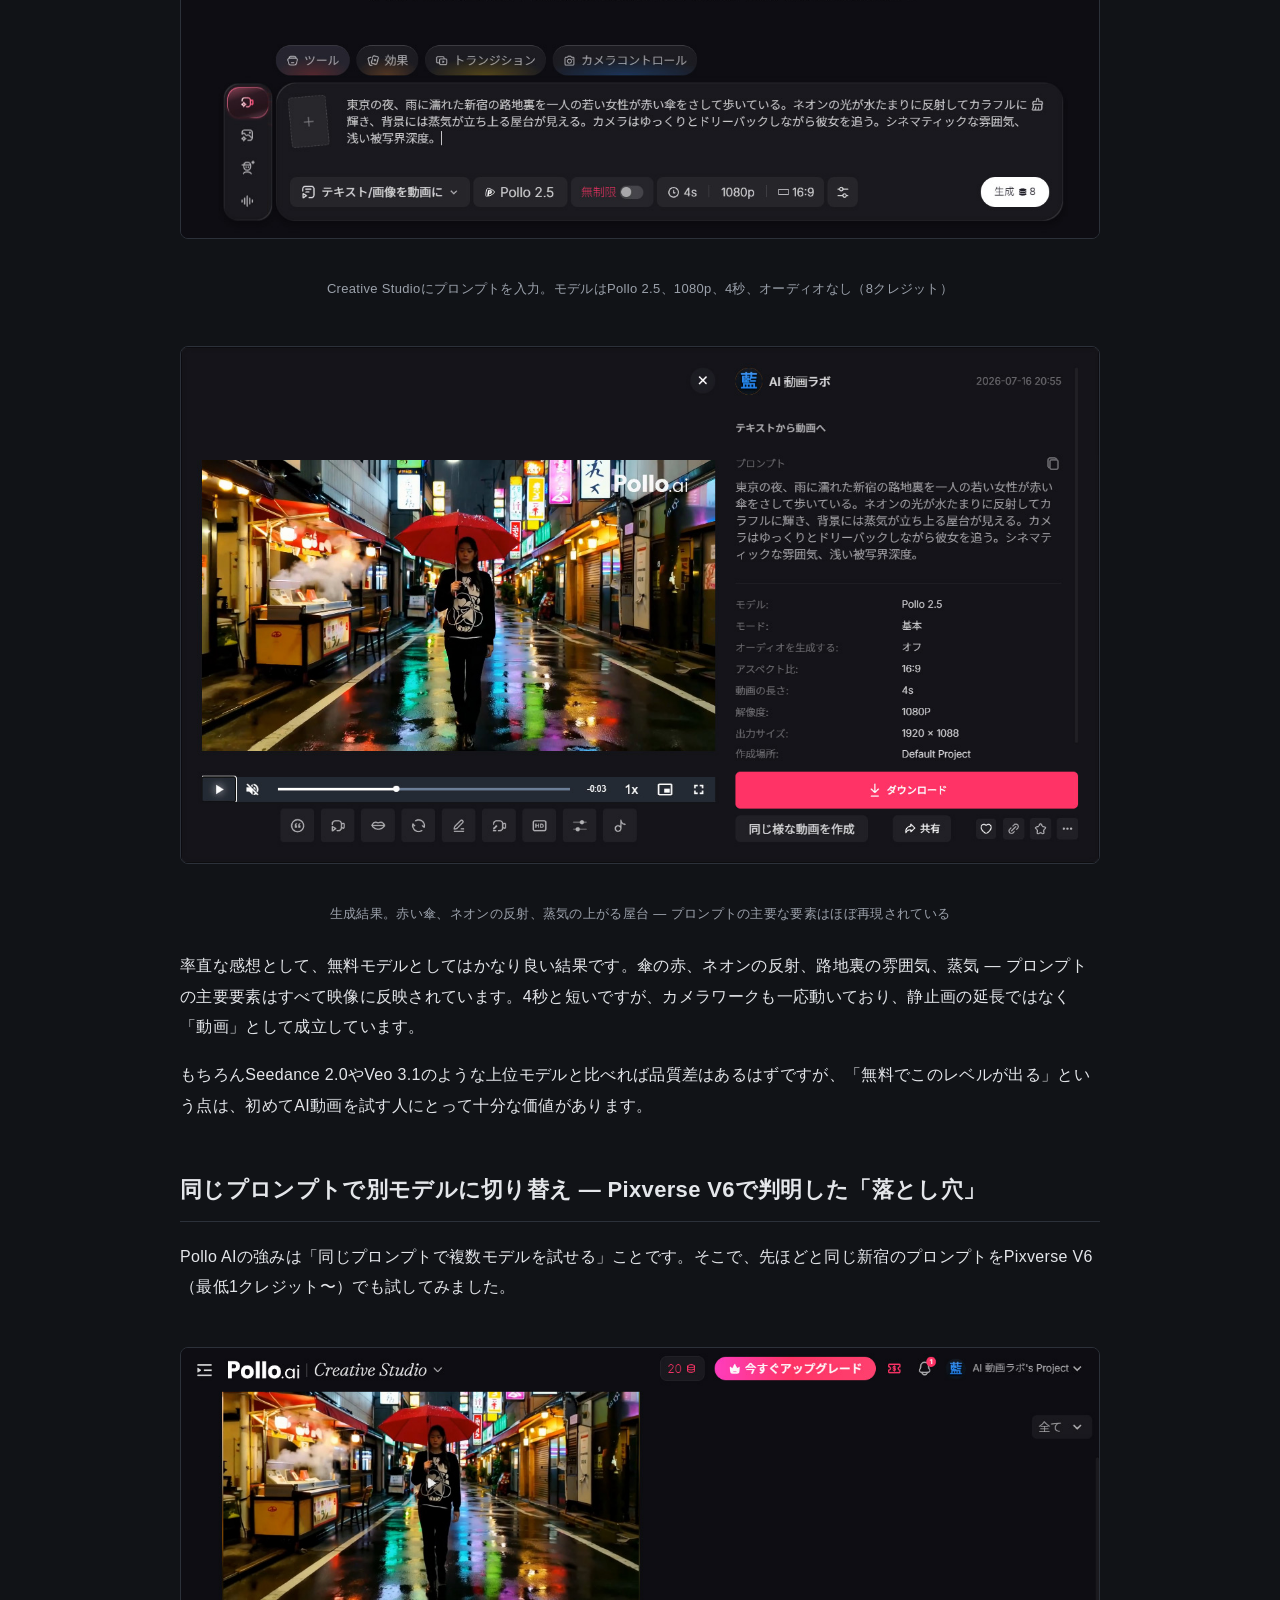
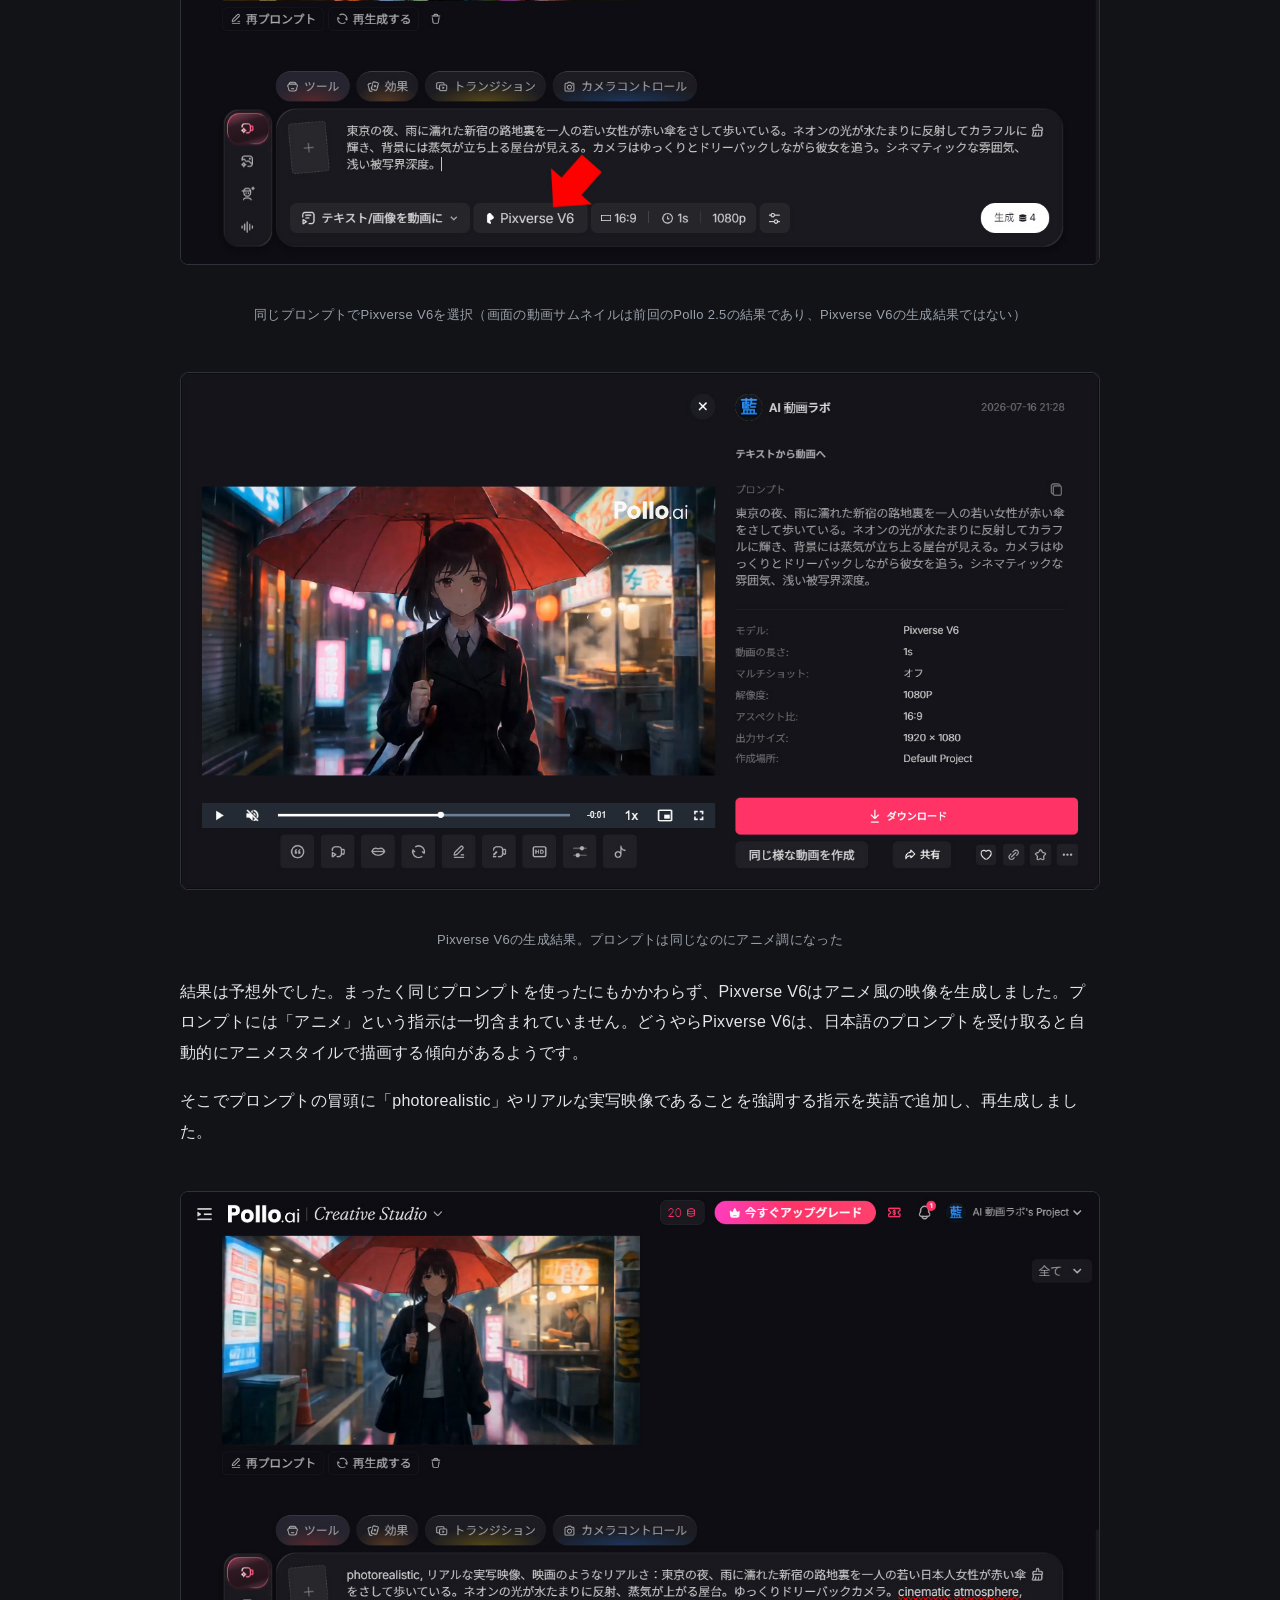
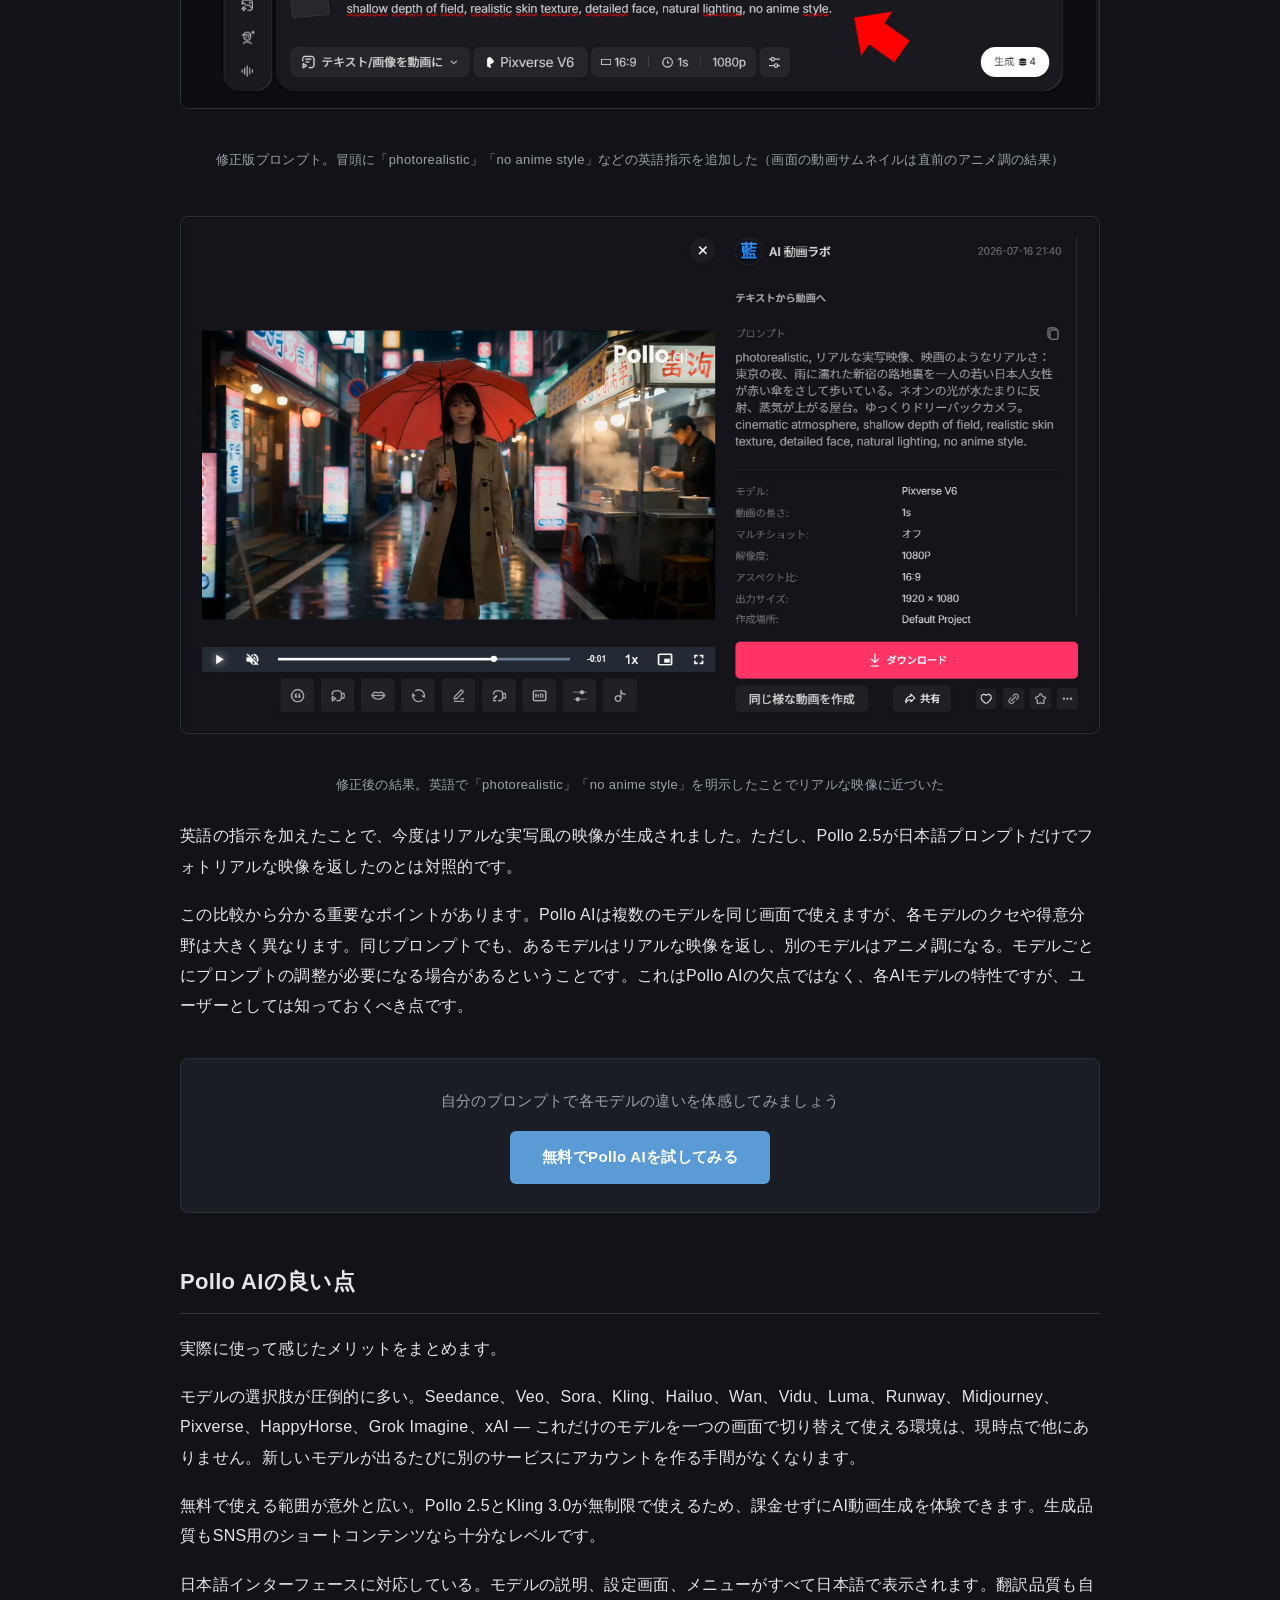
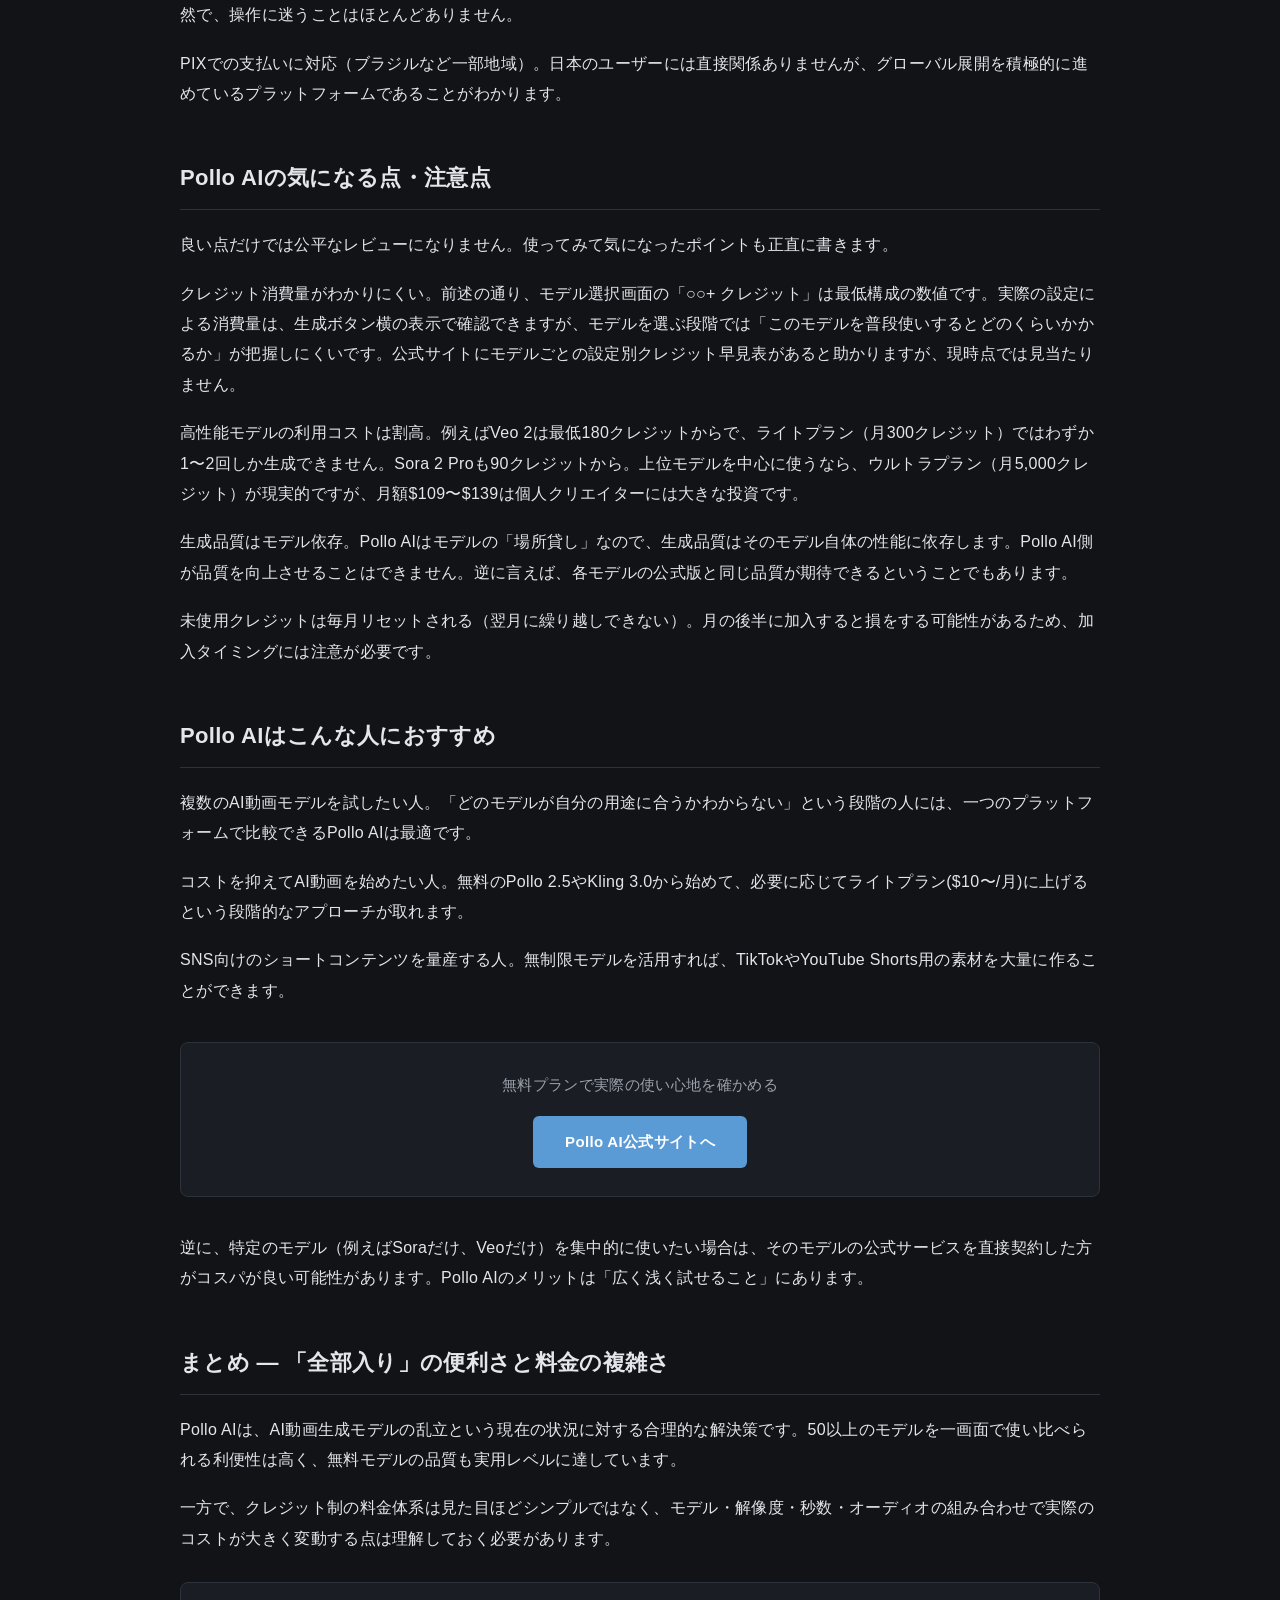
<file: pollo-ai-review/index.html>
<!DOCTYPE html>
<html lang="ja">
<head>
  <meta charset="UTF-8">
  <meta name="viewport" content="width=device-width, initial-scale=1.0">

  <!-- Google tag (gtag.js) -->
  <script async src="https://www.googletagmanager.com/gtag/js?id=G-N07L9W3FB1"></script>
  <script>
    window.dataLayer = window.dataLayer || [];
    function gtag(){dataLayer.push(arguments);}
    gtag('js', new Date());
    gtag('config', 'G-N07L9W3FB1');
  </script>

  <title>Pollo AI 評判・レビュー｜全モデルを一画面で使えるAI動画プラットフォームの実力【2026年最新】</title>
  <meta name="description" content="Pollo AIを実際に使って検証。Seedance・Veo・Sora・Klingなど複数のAI動画モデルを一つの画面で使えるプラットフォームの料金体系、クレジットの落とし穴、生成品質を正直にレビューします。">
  <link rel="canonical" href="https://aidouga-lab.github.io/pollo-ai-review/">

  <meta property="og:type" content="article">
  <meta property="og:site_name" content="AI動画ラボ">
  <meta property="og:title" content="Pollo AI 評判・レビュー｜全モデルを一画面で使えるAI動画プラットフォームの実力【2026年最新】">
  <meta property="og:description" content="Pollo AIを実際に使って検証。料金体系の落とし穴、生成品質、使い方を正直にレビュー。">
  <meta property="og:url" content="https://aidouga-lab.github.io/pollo-ai-review/">
  <meta property="og:locale" content="ja_JP">

  <link rel="icon" type="image/x-icon" href="/favicon.ico">
  <link rel="icon" type="image/png" sizes="32x32" href="/favicon-32x32.png">
  <link rel="apple-touch-icon" sizes="180x180" href="/apple-touch-icon.png">
  <link rel="manifest" href="/site.webmanifest">
  <meta name="theme-color" content="#111317">

  <link rel="stylesheet" href="../css/style.css">
  <link rel="stylesheet" href="../css/article.css">
</head>
<body>

  <header class="site-header">
    <div class="wrap header-inner">
      <a class="brand" href="/">
        <span class="brand-mark" aria-hidden="true">藍</span>
        <span class="brand-name">AI動画ラボ</span>
      </a>
      <nav class="site-nav">
        <a href="/">ホーム</a>
        <a href="/#upcoming">記事一覧</a>
        <a href="/#about">運営者</a>
      </nav>
    </div>
  </header>

  <article>
    <div class="wrap">

      <div class="article-header">
        <span class="pr-badge">PR</span>
        <h1 class="hero-title">Pollo AI 評判・レビュー｜全モデルを一画面で使えるAI動画プラットフォームの実力</h1>
        <p class="article-meta">公開日：2026年7月17日　｜　最終更新：2026年7月17日</p>
      </div>

      <div class="article-body">

        <!-- セクション1: 導入 -->
        <h2>Pollo AIとは？ — 「AIモデルのアグリゲーター」という新しい発想</h2>

        <p>AI動画生成の世界は今、モデルの乱立時代に突入しています。Seedance、Veo、Sora、Kling、Hailuo、Wan AI、Vidu、Luma、Runway — どれも独自の強みがあり、どれも別々のサイトでアカウントを作り、別々に課金する必要があります。</p>

        <p>Pollo AIは、この問題に対する一つの答えです。複数のAI動画・画像生成モデルを一つのインターフェースに集約し、同じアカウント・同じクレジットで切り替えながら使えるプラットフォーム。いわば「AI動画モデルのアグリゲーター」です。</p>

        <figure>
          <img src="img/pollo-ai-home.jpg" alt="Pollo AIのホームページ。Seedance 2.0、Sora 2、Veo 3.1、Kling 3.0、Nano Banana 2など複数のAIモデルが並んでいる" width="1366" height="768" loading="lazy">
          <figcaption>Pollo AIのホーム画面。動画モデルと画像モデルが一覧で並ぶ</figcaption>
        </figure>

        <p>実際にアカウントを作成して使ってみたところ、動画生成モデルだけで14ブランド・50以上のモデルバリエーションが利用可能でした。画像生成も Nano Banana 2、GPT Image 2.0、Seedream 5.0 Lite、Flux Kontext Max などが揃っています。</p>

        <p>この記事では、Pollo AIを実際に操作し、料金体系の仕組み（と落とし穴）、生成品質、使い勝手を検証した結果を正直にお伝えします。</p>

        <div class="cta-box">
          <p>まずは無料で試してみたい方はこちら（クレジットカード不要）</p>
          <a href="https://pollo.ai/ja?ref=nmmxnzi&tap_s=10073835-f5ab72" class="btn-primary" rel="sponsored" target="_blank">Pollo AIを無料で始める</a>
        </div>


        <!-- セクション2: Creative Studio -->
        <h2>Creative Studioの使い方 — モデル選択から生成まで</h2>

        <p>Pollo AIのメインの作業場は「Creative Studio」です。テキストから動画、画像から動画、画像生成など、用途に応じてモードを切り替えられます。</p>

        <figure>
          <img src="img/pollo-ai-creative-studio.jpg" alt="Pollo AIのCreative Studio画面。Creative Studio、Marketing Studio、Commerce Studioの3つのタブが見える" width="1366" height="768" loading="lazy">
          <figcaption>Creative Studio。Creative / Marketing / Commerce の3つのスイートが用意されている</figcaption>
        </figure>

        <p>動画生成の基本的な流れはシンプルです。テキストプロンプトを入力し、使いたいモデルを選択し、解像度・秒数・アスペクト比・オーディオの有無を設定して「生成」ボタンを押すだけ。インターフェースは日本語に対応しており、モデルの説明文も日本語で表示されます。</p>


        <!-- セクション3: モデル一覧 -->
        <h2>利用可能なモデル一覧 — 全モデルのクレジット消費量</h2>

        <p>Pollo AIの最大の特徴は、利用可能なモデルの数です。以下に、実際に確認できた動画生成モデルとその最低クレジット消費量をまとめました。</p>

        <figure>
          <img src="img/pollo-ai-models.jpg" alt="Pollo AIのモデル選択画面。注目のモデルとしてSeedance 2.0 Mini、Seedance 2.0、Pollo 2.5、Gemini Omni Flash、Kling 3.0、HappyHorse 1.1が並ぶ" width="1366" height="768" loading="lazy">
          <figcaption>モデル選択画面。各モデルの最低クレジット数と最大秒数が表示される</figcaption>
        </figure>

        <p>重要な注意点として、表示されているクレジット数はすべて「最低構成」での消費量です。つまり、最も低い解像度・最も短い秒数・オーディオなしの場合の数字です。実際の使用時には、設定によって大幅に変わります（詳しくは料金セクションで解説します）。</p>

        <h3>無料・低コストで使えるモデル（1〜10クレジット〜）</h3>
        <table>
          <thead><tr><th>モデル</th><th>最低クレジット</th><th>最大秒数</th><th>備考</th></tr></thead>
          <tbody>
            <tr><td>Seedance 1.0 Pro Fast</td><td>1+</td><td>55秒</td><td>高速・低コスト</td></tr>
            <tr><td>Wan 2.6 Flash</td><td>1+</td><td>45秒</td><td>高速・低コスト</td></tr>
            <tr><td>Vidu Q3 Pro</td><td>2+</td><td>185秒</td><td></td></tr>
            <tr><td>Vidu Q3 Turbo</td><td>1+</td><td>65秒</td><td>高速</td></tr>
            <tr><td>Pollo 2.5</td><td>4+</td><td>80秒</td><td>無制限無料</td></tr>
            <tr><td>Pollo 2.0</td><td>4+</td><td>95秒</td><td></td></tr>
            <tr><td>Pollo 1.6</td><td>5+</td><td>40秒</td><td></td></tr>
            <tr><td>Wan 2.2 Plus</td><td>5+</td><td>50秒</td><td></td></tr>
            <tr><td>Pixverse V5</td><td>5+</td><td>45秒</td><td></td></tr>
            <tr><td>Grok Imagine</td><td>5+</td><td>325秒</td><td></td></tr>
            <tr><td>Kling 3.0</td><td>6+</td><td>175秒</td><td>無制限無料</td></tr>
            <tr><td>Wan 2.7</td><td>8+</td><td>380秒</td><td></td></tr>
            <tr><td>Seedance 1.5 Pro</td><td>8+</td><td>100秒</td><td></td></tr>
            <tr><td>Wan 2.6</td><td>10+</td><td>80秒</td><td></td></tr>
            <tr><td>Pollo 1.5</td><td>10+</td><td>325秒</td><td></td></tr>
          </tbody>
        </table>

        <h3>中価格帯のモデル（10〜30クレジット〜）</h3>
        <table>
          <thead><tr><th>モデル</th><th>最低クレジット</th><th>最大秒数</th><th>備考</th></tr></thead>
          <tbody>
            <tr><td>Grok Imagine Video 1.5</td><td>11+</td><td>55秒</td><td>新着</td></tr>
            <tr><td>Pollo 3.0</td><td>12+</td><td>205秒</td><td>新着</td></tr>
            <tr><td>Hailuo 2.3 Fast</td><td>12+</td><td>65秒</td><td></td></tr>
            <tr><td>Wan 2.5</td><td>12+</td><td>215秒</td><td></td></tr>
            <tr><td>Seedance 1.0 Pro</td><td>15+</td><td>70秒</td><td></td></tr>
            <tr><td>Kling V3 Omni</td><td>18+</td><td>110秒</td><td>新着</td></tr>
            <tr><td>HappyHorse 1.0</td><td>18+</td><td>175秒</td><td>新着</td></tr>
            <tr><td>Kling 2.1</td><td>20+</td><td>110秒</td><td></td></tr>
            <tr><td>Luma Ray 2 Flash</td><td>20+</td><td>45秒</td><td></td></tr>
            <tr><td>Hailuo 2.3</td><td>20+</td><td>85秒</td><td></td></tr>
            <tr><td>Hailuo O2</td><td>20+</td><td>75秒</td><td>人気</td></tr>
            <tr><td>Seedance 2.0 Mini</td><td>20+</td><td>220秒</td><td>新着</td></tr>
            <tr><td>Wan 2.1</td><td>20+</td><td>185秒</td><td></td></tr>
            <tr><td>Veo 3.1 Lite</td><td>20+</td><td>60秒</td><td>新着</td></tr>
            <tr><td>Seedance 2.0 Fast</td><td>24+</td><td>200秒</td><td>新着</td></tr>
            <tr><td>HappyHorse 1.1</td><td>24+</td><td>150秒</td><td>新着</td></tr>
            <tr><td>Kling 2.6</td><td>24+</td><td>125秒</td><td></td></tr>
            <tr><td>Kling O1</td><td>24+</td><td>155秒</td><td></td></tr>
            <tr><td>Sora 2</td><td>30+</td><td>205秒</td><td></td></tr>
            <tr><td>Vidu Q1</td><td>30+</td><td>210秒</td><td></td></tr>
          </tbody>
        </table>

        <h3>高価格帯のモデル（30クレジット〜）</h3>
        <table>
          <thead><tr><th>モデル</th><th>最低クレジット</th><th>最大秒数</th><th>備考</th></tr></thead>
          <tbody>
            <tr><td>Kling 3.0 Turbo</td><td>30+</td><td>100秒</td><td>新着</td></tr>
            <tr><td>Kling 2.5 Turbo</td><td>30+</td><td>75秒</td><td></td></tr>
            <tr><td>Veo 3.1 Fast</td><td>30+</td><td>100秒</td><td></td></tr>
            <tr><td>Hailuo</td><td>35+</td><td>555秒</td><td></td></tr>
            <tr><td>Hailuo Live2D</td><td>35+</td><td>180秒</td><td></td></tr>
            <tr><td>Seedance 2.0</td><td>40+</td><td>265秒</td><td>新着</td></tr>
            <tr><td>Gemini Omni Flash</td><td>40+</td><td>50秒</td><td>新着・ベータ版</td></tr>
            <tr><td>Wan 2.2 Flash</td><td>4+</td><td>35秒</td><td></td></tr>
            <tr><td>Runway Gen-4 Turbo</td><td>40+</td><td>40秒</td><td></td></tr>
            <tr><td>Runway Gen-3</td><td>40+</td><td>35秒</td><td></td></tr>
            <tr><td>Veo 3.1</td><td>60+</td><td>95秒</td><td></td></tr>
            <tr><td>Veo 3</td><td>60+</td><td>75秒</td><td></td></tr>
            <tr><td>Luma Ray 2</td><td>60+</td><td>60秒</td><td></td></tr>
            <tr><td>Midjourney</td><td>60+</td><td>85秒</td><td></td></tr>
            <tr><td>Veo 3 Fast</td><td>70+</td><td>60秒</td><td></td></tr>
            <tr><td>Sora 2 Pro</td><td>90+</td><td>510秒</td><td></td></tr>
            <tr><td>Kling 2.1 Master</td><td>100+</td><td>360秒</td><td></td></tr>
            <tr><td>Veo 2</td><td>180+</td><td>55秒</td><td></td></tr>
          </tbody>
        </table>

        <p>合計で50以上のモデルバリエーションが確認できました。これだけのモデルを一つのインターフェースで切り替えられるのは、確かに便利です。各モデルを個別に契約すれば月額料金だけで数百ドルになるところを、一つのクレジットプールで管理できるのは明確なメリットです。</p>

        <p>ただし、繰り返しますが「4+ クレジット」「40+ クレジット」といった表記はすべて最低構成時の数値です。実際に使うとこの数字は大きく変わります。</p>


        <!-- セクション4: 料金 -->
        <h2>料金プラン — クレジット制の仕組みと注意点</h2>

        <figure>
          <img src="img/pollo-ai-pricing.jpg" alt="Pollo AIの料金プラン。ライト$10/月（300クレジット）、プロ$14.50/月（800クレジット）、ウルトラ$109/月（5,000クレジット）" width="1366" height="768" loading="lazy">
          <figcaption>料金ページ（年間契約時の価格）。プロプランは50%オフのフラッシュセール中</figcaption>
        </figure>

        <p>Pollo AIの料金体系はクレジット制です。2026年7月時点の年間契約価格は以下の通りです。</p>

        <table>
          <thead><tr><th>プラン</th><th>月額（年間契約）</th><th>月額（月払い）</th><th>月間クレジット</th></tr></thead>
          <tbody>
            <tr><td>無料</td><td>$0</td><td>$0</td><td>初回20クレジット</td></tr>
            <tr><td>ライト</td><td>$10.00</td><td>$15.00</td><td>300</td></tr>
            <tr><td>プロ</td><td>$14.50（セール中）</td><td>$29.00</td><td>800</td></tr>
            <tr><td>ウルトラ</td><td>$109.00</td><td>$139.00</td><td>5,000</td></tr>
          </tbody>
        </table>

        <p>全プランに共通して、Nano Banana Pro・Pollo 2.5・Kling 3.0 が「無制限無料」で使えます。さらに、Google Nano Banana も無制限で利用可能です。つまり、有料プランに入れば一部のモデルは使い放題になります。</p>

        <h3>クレジット消費の実態 — 表示の「最低」と実際のコスト</h3>

        <p>ここがPollo AIの料金体系で最も注意すべきポイントです。モデル選択画面に表示される「○○+ クレジット」は最低構成（最低解像度・最短秒数・オーディオなし）の数値であり、設定を変えるとクレジット消費は大幅に増加します。</p>

        <p>実例として、2つのモデルで確認した数値を紹介します。</p>

        <h3>例1：Pollo 2.5（表示：4+ クレジット）</h3>
        <table>
          <thead><tr><th>設定</th><th>消費クレジット</th></tr></thead>
          <tbody>
            <tr><td>4秒 / 720p / オーディオなし</td><td>4</td></tr>
            <tr><td>4秒 / 1080p / オーディオなし</td><td>8</td></tr>
            <tr><td>4秒 / 720p / オーディオあり</td><td>10</td></tr>
            <tr><td>4秒 / 1080p / オーディオあり</td><td>20</td></tr>
          </tbody>
        </table>

        <p>最低構成の4クレジットに対して、1080pでオーディオをつけると20クレジット — 5倍の開きがあります。</p>

        <h3>例2：Seedance 2.0 Mini（表示：20+ クレジット）</h3>
        <table>
          <thead><tr><th>設定</th><th>消費クレジット</th></tr></thead>
          <tbody>
            <tr><td>4秒 / 480p（最安構成）</td><td>20</td></tr>
            <tr><td>15秒 / 720p（最高構成）</td><td>150</td></tr>
          </tbody>
        </table>

        <p>最安から最高構成で7.5倍の差。なお、Seedance 2.0 Mini ではオーディオの有無でクレジット消費は変わりませんでした。このように、オーディオによる追加コストの有無はモデルごとに異なるため、生成前に必ず確認が必要です。</p>

        <p>この価格構造を踏まえると、ライトプラン（月300クレジット）で実際に何本の動画が作れるかは、使うモデルと設定によって劇的に変わります。Pollo 2.5の最低構成なら75本作れますが、Seedance 2.0 Miniの720p/15秒なら2本しか作れません。「300クレジット」という数字だけ見て判断するのは危険です。</p>

        <div class="cta-box">
          <p>Pollo AIの料金プランを確認する</p>
          <a href="https://pollo.ai/ja/pricing?ref=nmmxnzi&tap_s=10073835-f5ab72" class="btn-primary" rel="sponsored" target="_blank">料金ページを見る</a>
        </div>


        <!-- セクション5: 実際に生成 -->
        <h2>実際に生成してみた — Pollo 2.5で東京・新宿の夜景</h2>

        <p>百聞は一見にしかず。実際にPollo 2.5（無料モデル）でテキストから動画を生成してみました。</p>

        <p>使用したプロンプト：</p>
        <p>「東京の夜、雨に濡れた新宿の路地裏を一人の若い女性が赤い傘をさして歩いている。ネオンの光が水たまりに反射してカラフルに輝き、背景には蒸気が立ち上る屋台が見える。カメラはゆっくりとドリーバックしながら彼女を追う。シネマティックな雰囲気、浅い被写界深度。」</p>

        <figure>
          <img src="img/pollo-ai-prompt.jpg" alt="Pollo AIのCreative Studioでプロンプトを入力した画面。Pollo 2.5モデルが選択されている" width="1366" height="768" loading="lazy">
          <figcaption>Creative Studioにプロンプトを入力。モデルはPollo 2.5、1080p、4秒、オーディオなし（8クレジット）</figcaption>
        </figure>

        <figure>
          <img src="img/pollo-ai-result.jpg" alt="Pollo 2.5で生成された動画の結果。雨の新宿の路地裏で赤い傘をさした女性が歩いている映像" width="1366" height="768" loading="lazy">
          <figcaption>生成結果。赤い傘、ネオンの反射、蒸気の上がる屋台 — プロンプトの主要な要素はほぼ再現されている</figcaption>
        </figure>

        <p>率直な感想として、無料モデルとしてはかなり良い結果です。傘の赤、ネオンの反射、路地裏の雰囲気、蒸気 — プロンプトの主要要素はすべて映像に反映されています。4秒と短いですが、カメラワークも一応動いており、静止画の延長ではなく「動画」として成立しています。</p>

        <p>もちろんSeedance 2.0やVeo 3.1のような上位モデルと比べれば品質差はあるはずですが、「無料でこのレベルが出る」という点は、初めてAI動画を試す人にとって十分な価値があります。</p>


        <!-- セクション5b: Pixverse V6との比較 -->
        <h2>同じプロンプトで別モデルに切り替え — Pixverse V6で判明した「落とし穴」</h2>

        <p>Pollo AIの強みは「同じプロンプトで複数モデルを試せる」ことです。そこで、先ほどと同じ新宿のプロンプトをPixverse V6（最低1クレジット〜）でも試してみました。</p>

        <figure>
          <img src="img/pixverse-v6-prompt.jpg" alt="Pixverse V6を選択して同じ新宿のプロンプトを入力した画面" width="1366" height="768" loading="lazy">
          <figcaption>同じプロンプトでPixverse V6を選択（画面の動画サムネイルは前回のPollo 2.5の結果であり、Pixverse V6の生成結果ではない）</figcaption>
        </figure>

        <figure>
          <img src="img/pixverse-v6-anime.jpg" alt="Pixverse V6の生成結果。アニメ調の女性が赤い傘をさして路地裏を歩いている" width="1366" height="768" loading="lazy">
          <figcaption>Pixverse V6の生成結果。プロンプトは同じなのにアニメ調になった</figcaption>
        </figure>

        <p>結果は予想外でした。まったく同じプロンプトを使ったにもかかわらず、Pixverse V6はアニメ風の映像を生成しました。プロンプトには「アニメ」という指示は一切含まれていません。どうやらPixverse V6は、日本語のプロンプトを受け取ると自動的にアニメスタイルで描画する傾向があるようです。</p>

        <p>そこでプロンプトの冒頭に「photorealistic」やリアルな実写映像であることを強調する指示を英語で追加し、再生成しました。</p>

        <figure>
          <img src="img/pixverse-v6-prompt2.jpg" alt="修正したプロンプト。冒頭にphotorealisticや英語でリアルな映像を指示する文言を追加" width="1366" height="768" loading="lazy">
          <figcaption>修正版プロンプト。冒頭に「photorealistic」「no anime style」などの英語指示を追加した（画面の動画サムネイルは直前のアニメ調の結果）</figcaption>
        </figure>

        <figure>
          <img src="img/pixverse-v6-realistic.jpg" alt="修正プロンプトによるPixverse V6の生成結果。実写風の若い女性が赤い傘をさして路地裏を歩いている" width="1366" height="768" loading="lazy">
          <figcaption>修正後の結果。英語で「photorealistic」「no anime style」を明示したことでリアルな映像に近づいた</figcaption>
        </figure>

        <p>英語の指示を加えたことで、今度はリアルな実写風の映像が生成されました。ただし、Pollo 2.5が日本語プロンプトだけでフォトリアルな映像を返したのとは対照的です。</p>

        <p>この比較から分かる重要なポイントがあります。Pollo AIは複数のモデルを同じ画面で使えますが、各モデルのクセや得意分野は大きく異なります。同じプロンプトでも、あるモデルはリアルな映像を返し、別のモデルはアニメ調になる。モデルごとにプロンプトの調整が必要になる場合があるということです。これはPollo AIの欠点ではなく、各AIモデルの特性ですが、ユーザーとしては知っておくべき点です。</p>

        <div class="cta-box">
          <p>自分のプロンプトで各モデルの違いを体感してみましょう</p>
          <a href="https://pollo.ai/ja?ref=nmmxnzi&tap_s=10073835-f5ab72" class="btn-primary" rel="sponsored" target="_blank">無料でPollo AIを試してみる</a>
        </div>


        <!-- セクション6: 良い点 -->
        <h2>Pollo AIの良い点</h2>

        <p>実際に使って感じたメリットをまとめます。</p>

        <p>モデルの選択肢が圧倒的に多い。Seedance、Veo、Sora、Kling、Hailuo、Wan、Vidu、Luma、Runway、Midjourney、Pixverse、HappyHorse、Grok Imagine、xAI — これだけのモデルを一つの画面で切り替えて使える環境は、現時点で他にありません。新しいモデルが出るたびに別のサービスにアカウントを作る手間がなくなります。</p>

        <p>無料で使える範囲が意外と広い。Pollo 2.5とKling 3.0が無制限で使えるため、課金せずにAI動画生成を体験できます。生成品質もSNS用のショートコンテンツなら十分なレベルです。</p>

        <p>日本語インターフェースに対応している。モデルの説明、設定画面、メニューがすべて日本語で表示されます。翻訳品質も自然で、操作に迷うことはほとんどありません。</p>

        <p>PIXでの支払いに対応（ブラジルなど一部地域）。日本のユーザーには直接関係ありませんが、グローバル展開を積極的に進めているプラットフォームであることがわかります。</p>


        <!-- セクション7: 気になる点 -->
        <h2>Pollo AIの気になる点・注意点</h2>

        <p>良い点だけでは公平なレビューになりません。使ってみて気になったポイントも正直に書きます。</p>

        <p>クレジット消費量がわかりにくい。前述の通り、モデル選択画面の「○○+ クレジット」は最低構成の数値です。実際の設定による消費量は、生成ボタン横の表示で確認できますが、モデルを選ぶ段階では「このモデルを普段使いするとどのくらいかかるか」が把握しにくいです。公式サイトにモデルごとの設定別クレジット早見表があると助かりますが、現時点では見当たりません。</p>

        <p>高性能モデルの利用コストは割高。例えばVeo 2は最低180クレジットからで、ライトプラン（月300クレジット）ではわずか1〜2回しか生成できません。Sora 2 Proも90クレジットから。上位モデルを中心に使うなら、ウルトラプラン（月5,000クレジット）が現実的ですが、月額$109〜$139は個人クリエイターには大きな投資です。</p>

        <p>生成品質はモデル依存。Pollo AIはモデルの「場所貸し」なので、生成品質はそのモデル自体の性能に依存します。Pollo AI側が品質を向上させることはできません。逆に言えば、各モデルの公式版と同じ品質が期待できるということでもあります。</p>

        <p>未使用クレジットは毎月リセットされる（翌月に繰り越しできない）。月の後半に加入すると損をする可能性があるため、加入タイミングには注意が必要です。</p>


        <!-- セクション8: おすすめの人 -->
        <h2>Pollo AIはこんな人におすすめ</h2>

        <p>複数のAI動画モデルを試したい人。「どのモデルが自分の用途に合うかわからない」という段階の人には、一つのプラットフォームで比較できるPollo AIは最適です。</p>

        <p>コストを抑えてAI動画を始めたい人。無料のPollo 2.5やKling 3.0から始めて、必要に応じてライトプラン($10〜/月)に上げるという段階的なアプローチが取れます。</p>

        <p>SNS向けのショートコンテンツを量産する人。無制限モデルを活用すれば、TikTokやYouTube Shorts用の素材を大量に作ることができます。</p>

        <div class="cta-box">
          <p>無料プランで実際の使い心地を確かめる</p>
          <a href="https://pollo.ai/ja?ref=nmmxnzi&tap_s=10073835-f5ab72" class="btn-primary" rel="sponsored" target="_blank">Pollo AI公式サイトへ</a>
        </div>

        <p>逆に、特定のモデル（例えばSoraだけ、Veoだけ）を集中的に使いたい場合は、そのモデルの公式サービスを直接契約した方がコスパが良い可能性があります。Pollo AIのメリットは「広く浅く試せること」にあります。</p>


        <!-- セクション9: まとめ -->
        <h2>まとめ — 「全部入り」の便利さと料金の複雑さ</h2>

        <p>Pollo AIは、AI動画生成モデルの乱立という現在の状況に対する合理的な解決策です。50以上のモデルを一画面で使い比べられる利便性は高く、無料モデルの品質も実用レベルに達しています。</p>

        <p>一方で、クレジット制の料金体系は見た目ほどシンプルではなく、モデル・解像度・秒数・オーディオの組み合わせで実際のコストが大きく変動する点は理解しておく必要があります。</p>

        <dl class="rating-box">
          <dt>総合評価：4.0 / 5.0</dt>
          <dd>モデルの選択肢と利便性は文句なし。料金体系の透明性にやや課題あり。</dd>
          <dt>こんな人におすすめ</dt>
          <dd>複数モデルを比較したいクリエイター、AI動画初心者、SNSコンテンツ制作者</dd>
          <dt>注意すべき点</dt>
          <dd>クレジット消費量の事前確認、高性能モデルのコスト、月末リセット</dd>
        </dl>

        <div class="cta-box">
          <p>無料アカウントで20クレジットもらえます（クレジットカード不要）</p>
          <a href="https://pollo.ai/ja?ref=nmmxnzi&tap_s=10073835-f5ab72" class="btn-primary" rel="sponsored" target="_blank">無料でPollo AIを試してみる</a>
        </div>

      </div>

    </div>
  </article>

  <footer class="site-footer">
    <div class="wrap">
      <p class="footer-disclosure">当サイトは、紹介するサービスのアフィリエイトプログラムに参加しています。記事内にPRリンクを含む場合は、各記事の冒頭に明記します。</p>
      <p class="footer-copy">© 2026 AI動画ラボ</p>
    </div>
  </footer>

  <!-- Schema: SoftwareApplication (Pollo AI) -->
  <script type="application/ld+json">
  {
    "@context": "https://schema.org",
    "@type": "SoftwareApplication",
    "name": "Pollo AI",
    "applicationCategory": "MultimediaApplication",
    "operatingSystem": "Web, iOS, Android",
    "url": "https://pollo.ai/",
    "description": "複数のAI動画・画像生成モデル（Seedance、Veo、Sora、Klingなど）を一つのインターフェースで利用できるオールインワンプラットフォーム",
    "offers": {
      "@type": "AggregateOffer",
      "lowPrice": "0",
      "highPrice": "139",
      "priceCurrency": "USD",
      "offerCount": "4"
    },
    "aggregateRating": {
      "@type": "AggregateRating",
      "ratingValue": "4.0",
      "bestRating": "5",
      "worstRating": "1",
      "ratingCount": "1",
      "reviewCount": "1"
    },
    "review": {
      "@type": "Review",
      "author": {
        "@type": "Organization",
        "name": "AI動画ラボ",
        "url": "https://aidouga-lab.github.io/"
      },
      "datePublished": "2026-07-17",
      "reviewRating": {
        "@type": "Rating",
        "ratingValue": "4.0",
        "bestRating": "5",
        "worstRating": "1"
      },
      "reviewBody": "複数のAI動画モデルを一画面で比較できる利便性は非常に高い。ただしクレジット制の料金体系はモデルごとの消費量が分かりにくく、高性能モデルの利用コストは割高。無料モデルの品質は実用レベル。"
    }
  }
  </script>

  <!-- Schema: Article -->
  <script type="application/ld+json">
  {
    "@context": "https://schema.org",
    "@type": "Article",
    "headline": "Pollo AI 評判・レビュー｜全モデルを一画面で使えるAI動画プラットフォームの実力",
    "description": "Pollo AIを実際に使って検証。Seedance・Veo・Sora・Klingなど複数のAI動画モデルを一つの画面で使えるプラットフォームの料金体系、クレジットの落とし穴、生成品質を正直にレビュー。",
    "author": {
      "@type": "Organization",
      "name": "AI動画ラボ",
      "url": "https://aidouga-lab.github.io/"
    },
    "publisher": {
      "@type": "Organization",
      "name": "AI動画ラボ",
      "url": "https://aidouga-lab.github.io/"
    },
    "mainEntityOfPage": "https://aidouga-lab.github.io/pollo-ai-review/",
    "inLanguage": "ja",
    "datePublished": "2026-07-17",
    "dateModified": "2026-07-17"
  }
  </script>

  <!-- Schema: FAQPage -->
  <script type="application/ld+json">
  {
    "@context": "https://schema.org",
    "@type": "FAQPage",
    "mainEntity": [
      {
        "@type": "Question",
        "name": "Pollo AIは無料で使えますか？",
        "acceptedAnswer": {
          "@type": "Answer",
          "text": "はい。無料アカウントで初回20クレジットが付与されます。また、Pollo 2.5とKling 3.0は有料プランに加入すると無制限で利用できます。無料プランでもこれらのモデルは利用可能です。"
        }
      },
      {
        "@type": "Question",
        "name": "Pollo AIのクレジットはいくらですか？",
        "acceptedAnswer": {
          "@type": "Answer",
          "text": "ライトプランは月300クレジットで$10〜$15/月、プロプランは月800クレジットで$14.50〜$29/月、ウルトラプランは月5,000クレジットで$109〜$139/月です。年間契約で割引があります。"
        }
      },
      {
        "@type": "Question",
        "name": "Pollo AIで使えるモデルは？",
        "acceptedAnswer": {
          "@type": "Answer",
          "text": "2026年7月時点で、Seedance 2.0、Veo 3.1、Sora 2、Kling 3.0、Hailuo、Wan AI、Vidu、Luma Ray 2、Runway Gen-4、Midjourney、HappyHorse、Gemini Omni Flashなど、14ブランド・50以上のモデルバリエーションが利用できます。"
        }
      },
      {
        "@type": "Question",
        "name": "Pollo AIは日本語に対応していますか？",
        "acceptedAnswer": {
          "@type": "Answer",
          "text": "はい。インターフェース、モデル説明、料金ページなどが日本語で表示されます。日本語でのプロンプト入力にも対応しています。"
        }
      }
    ]
  }
  </script>

</body>
</html>
</file>
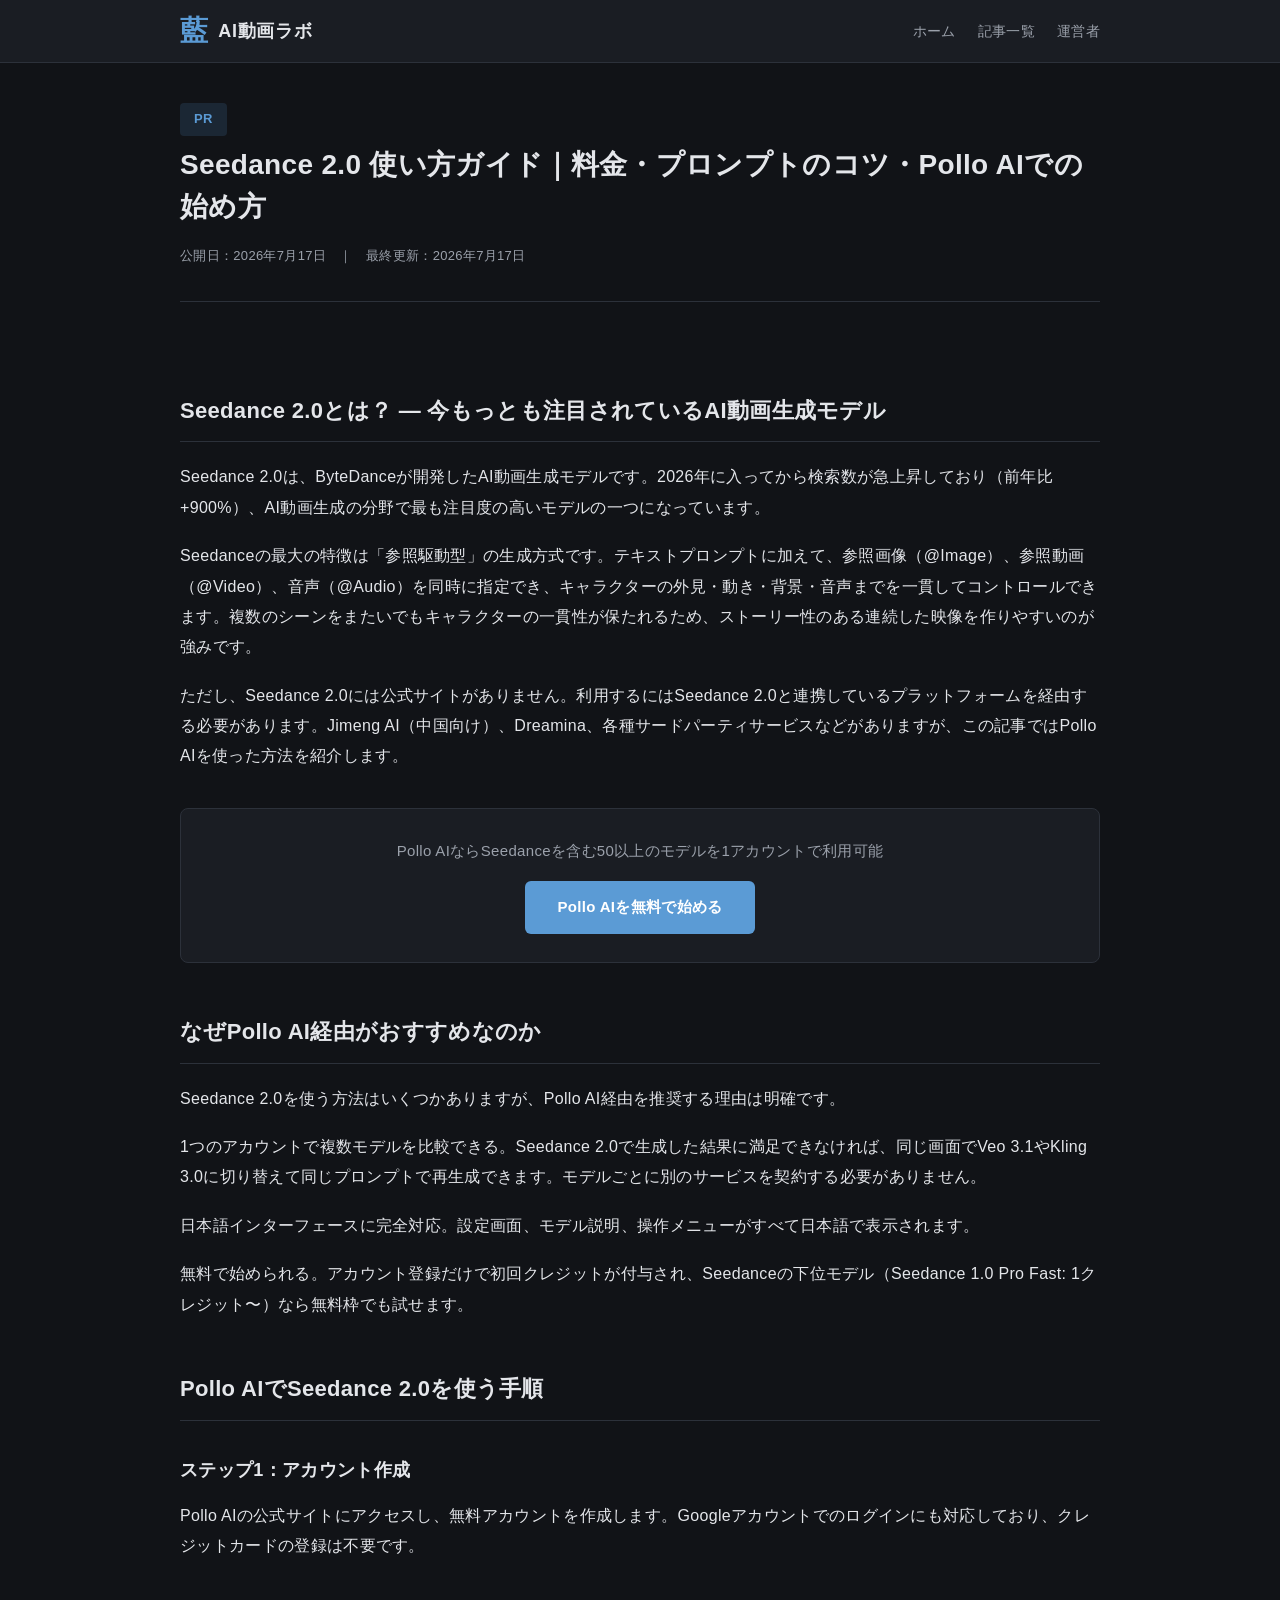
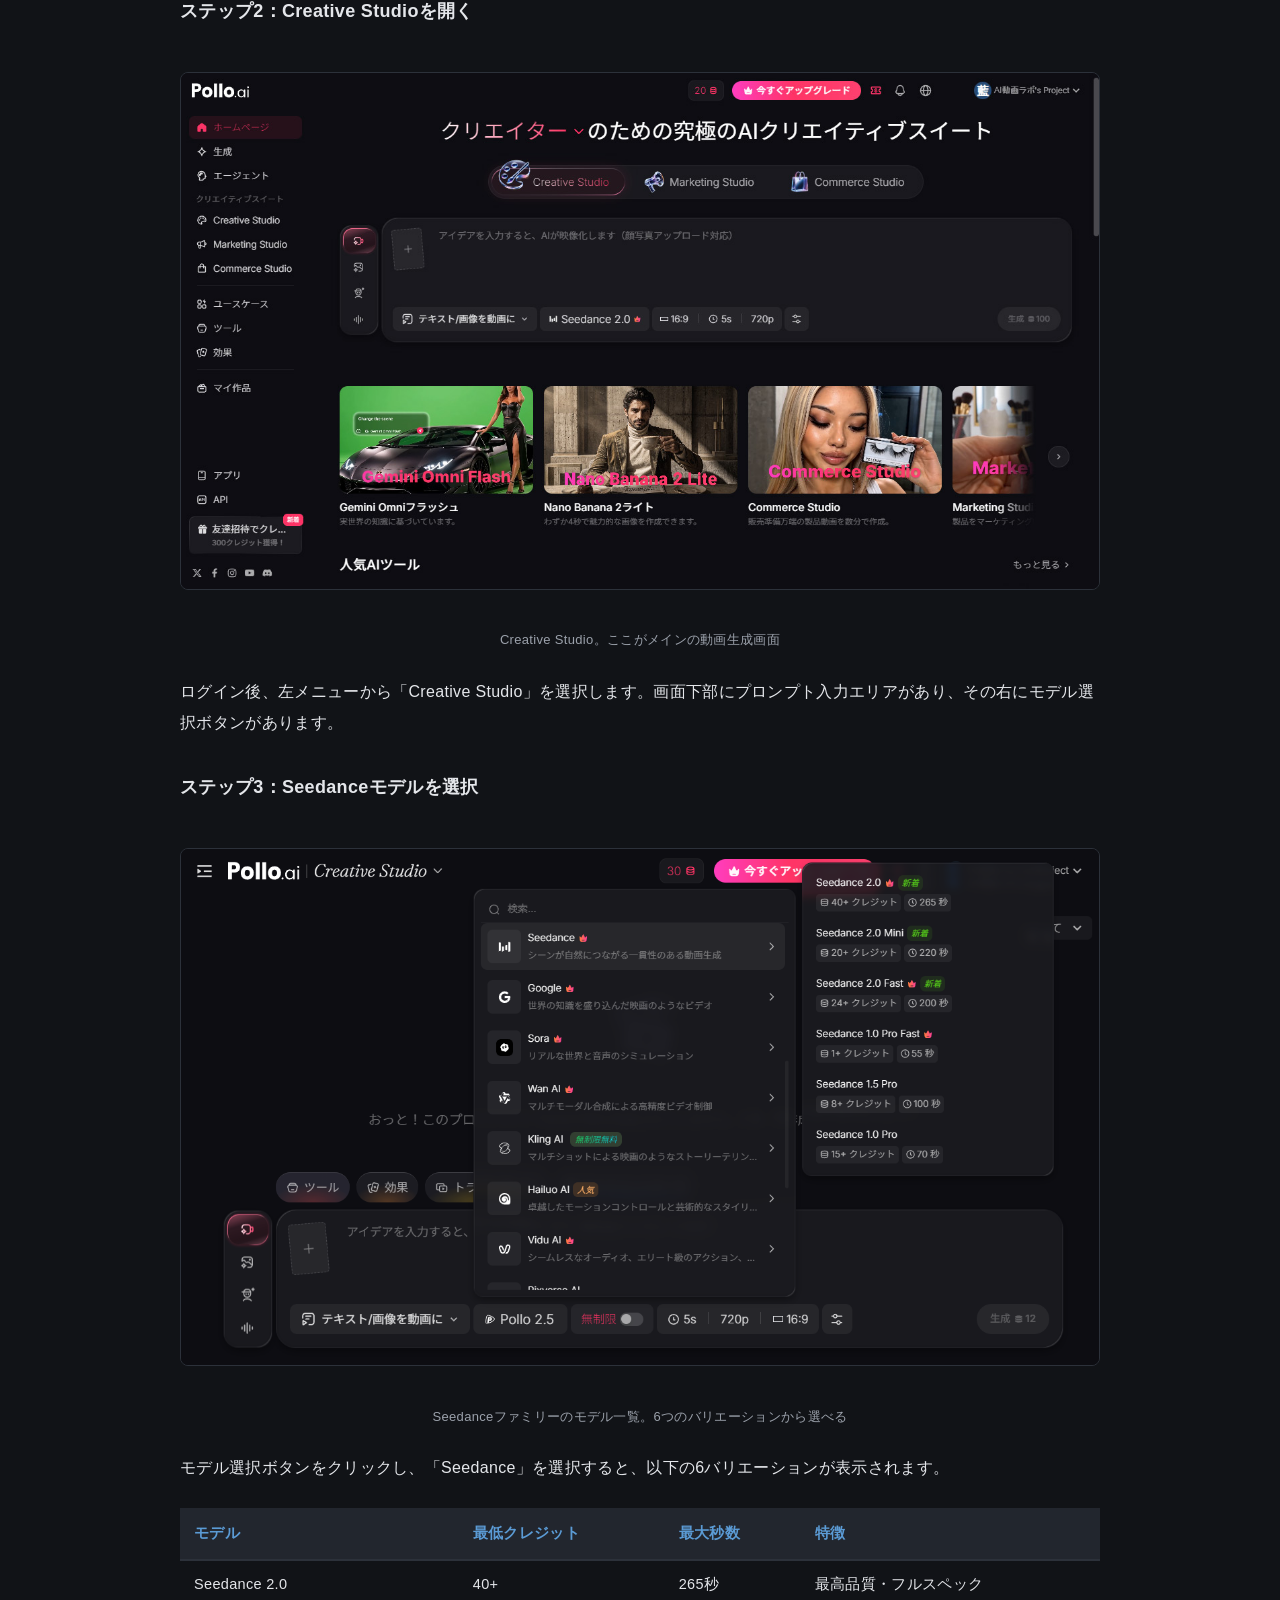
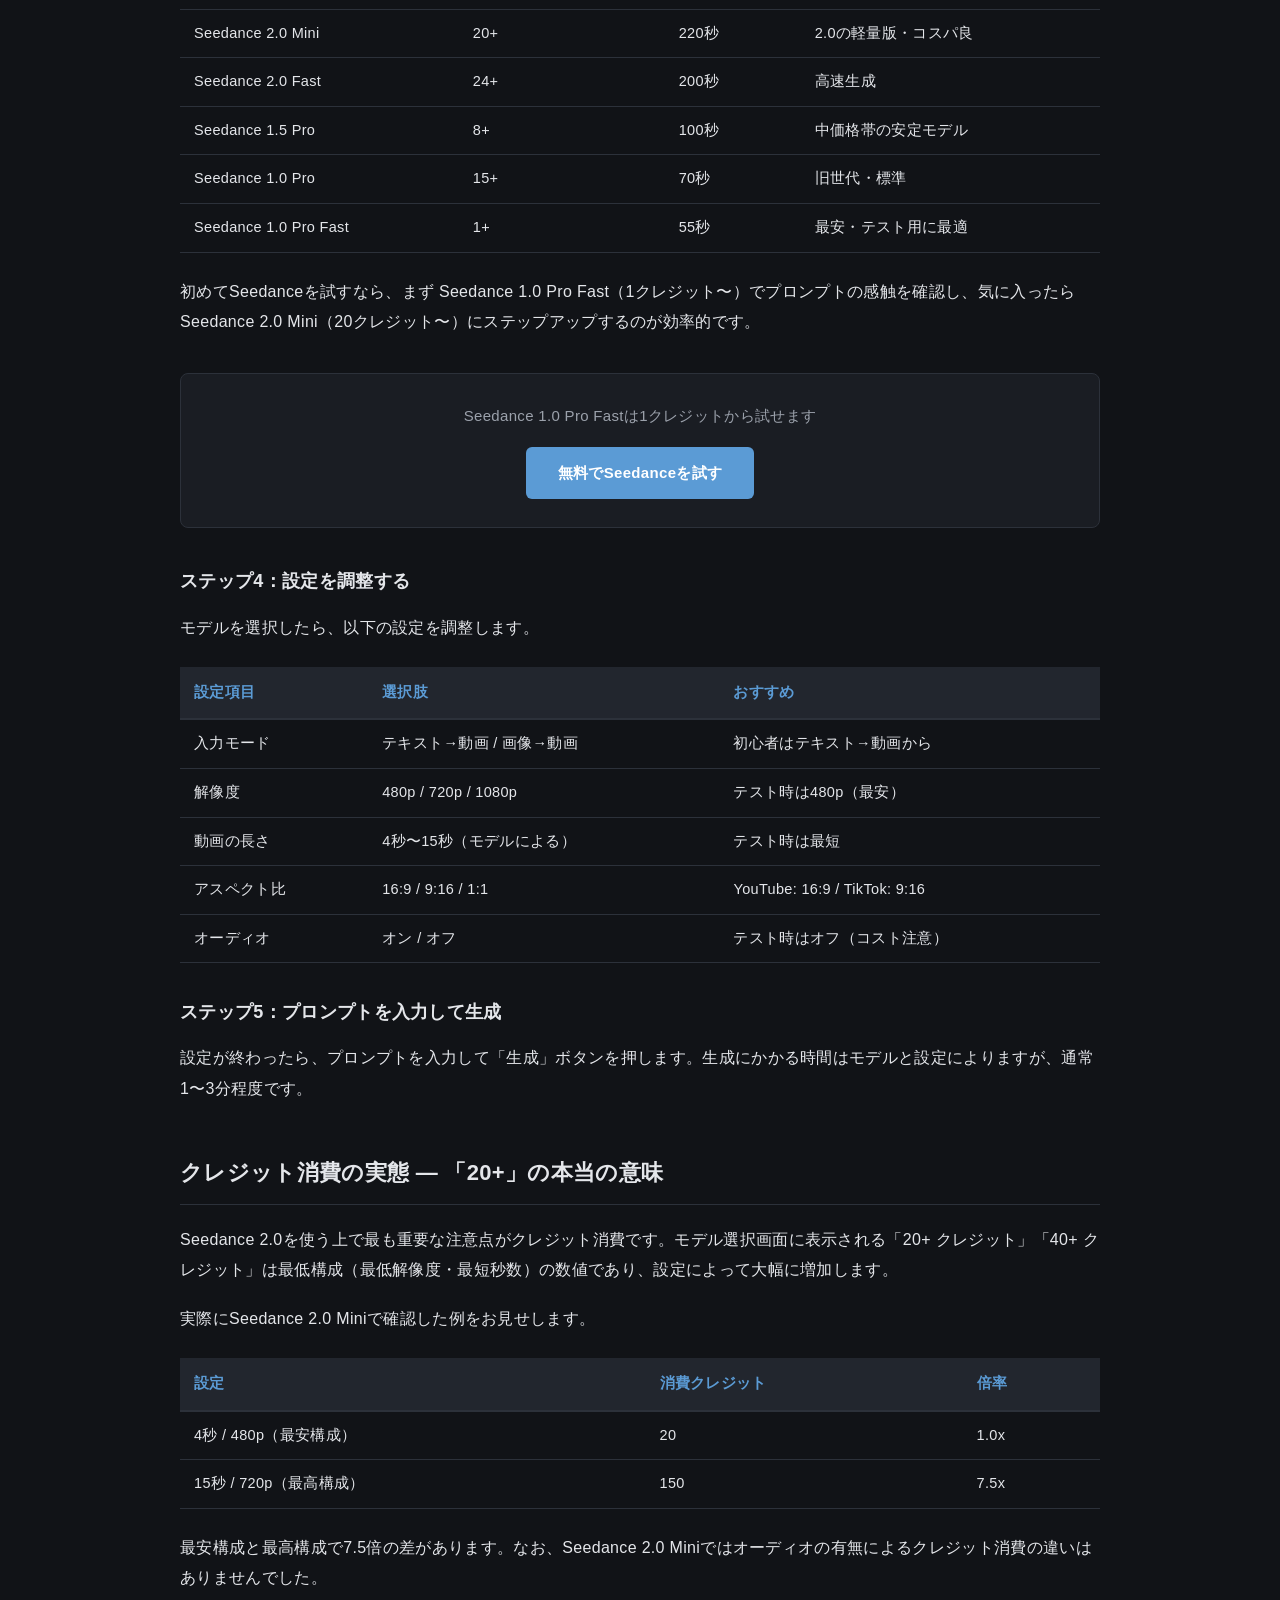
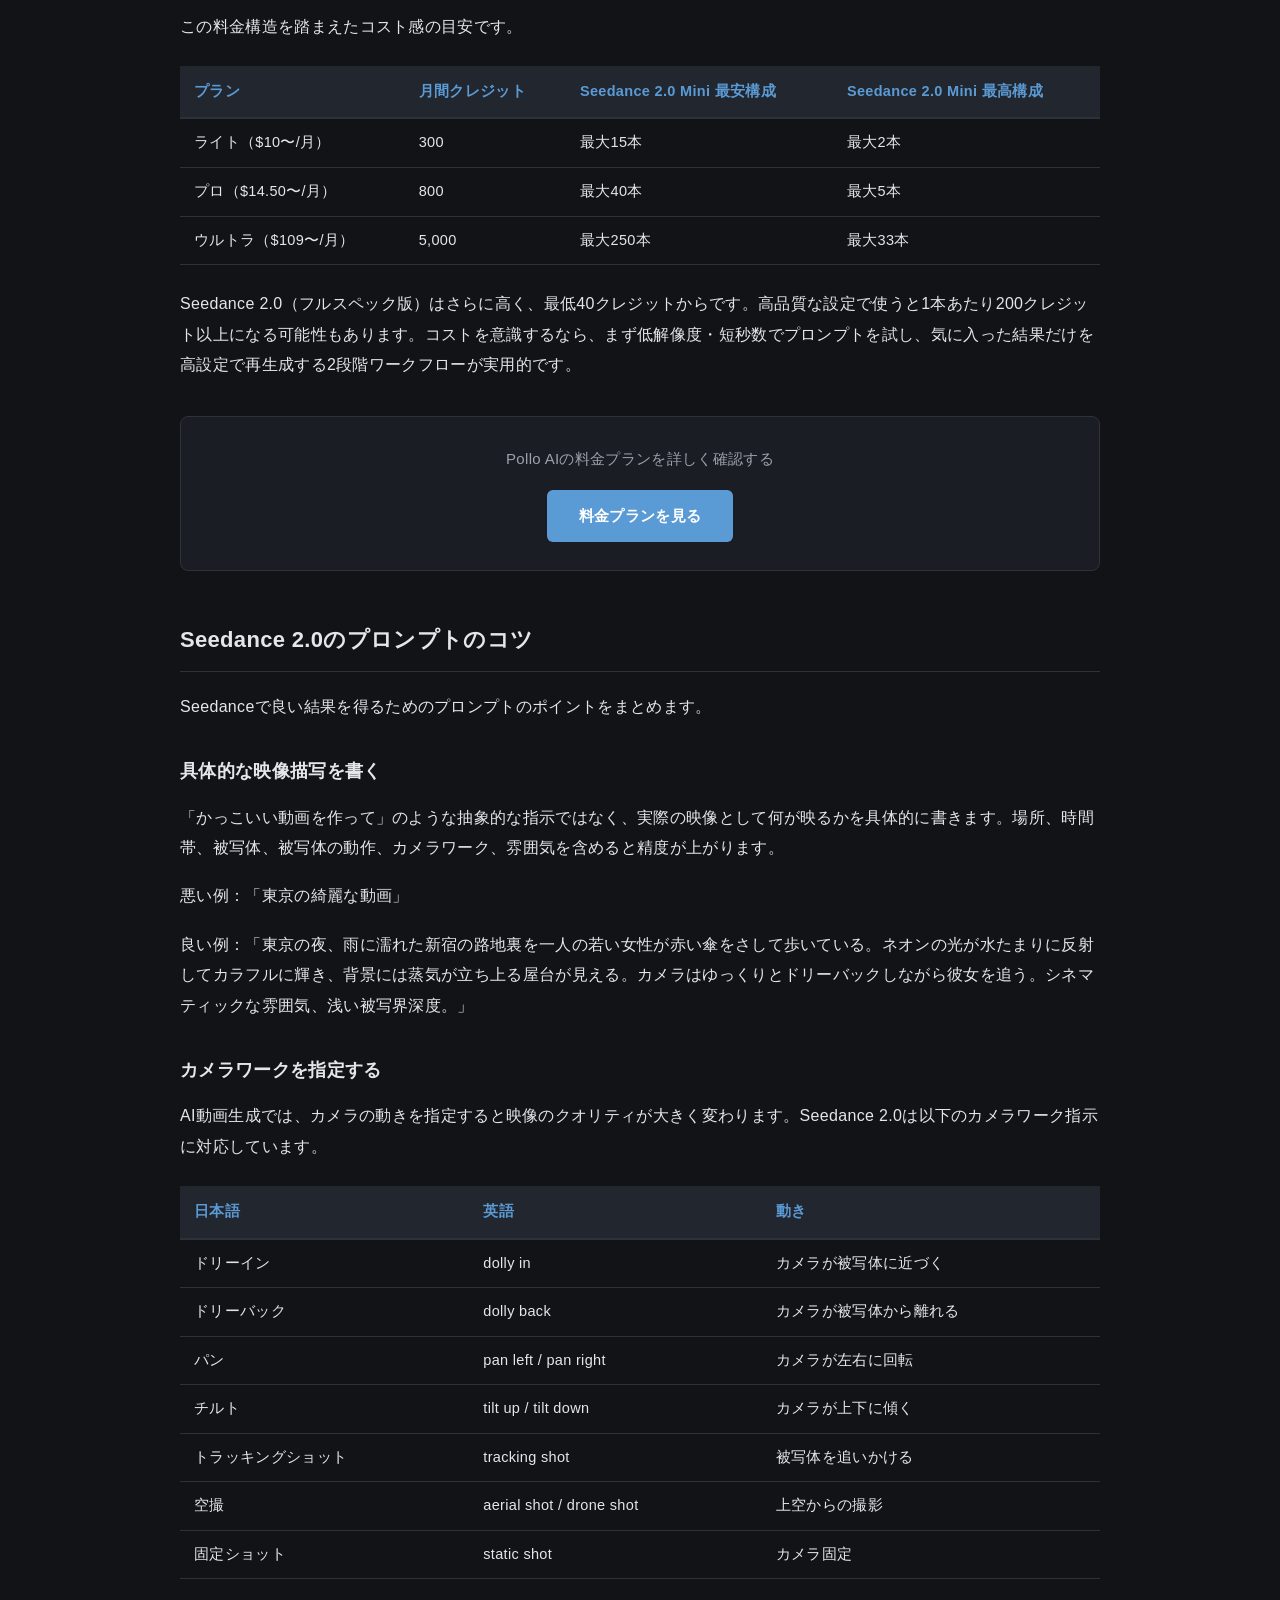
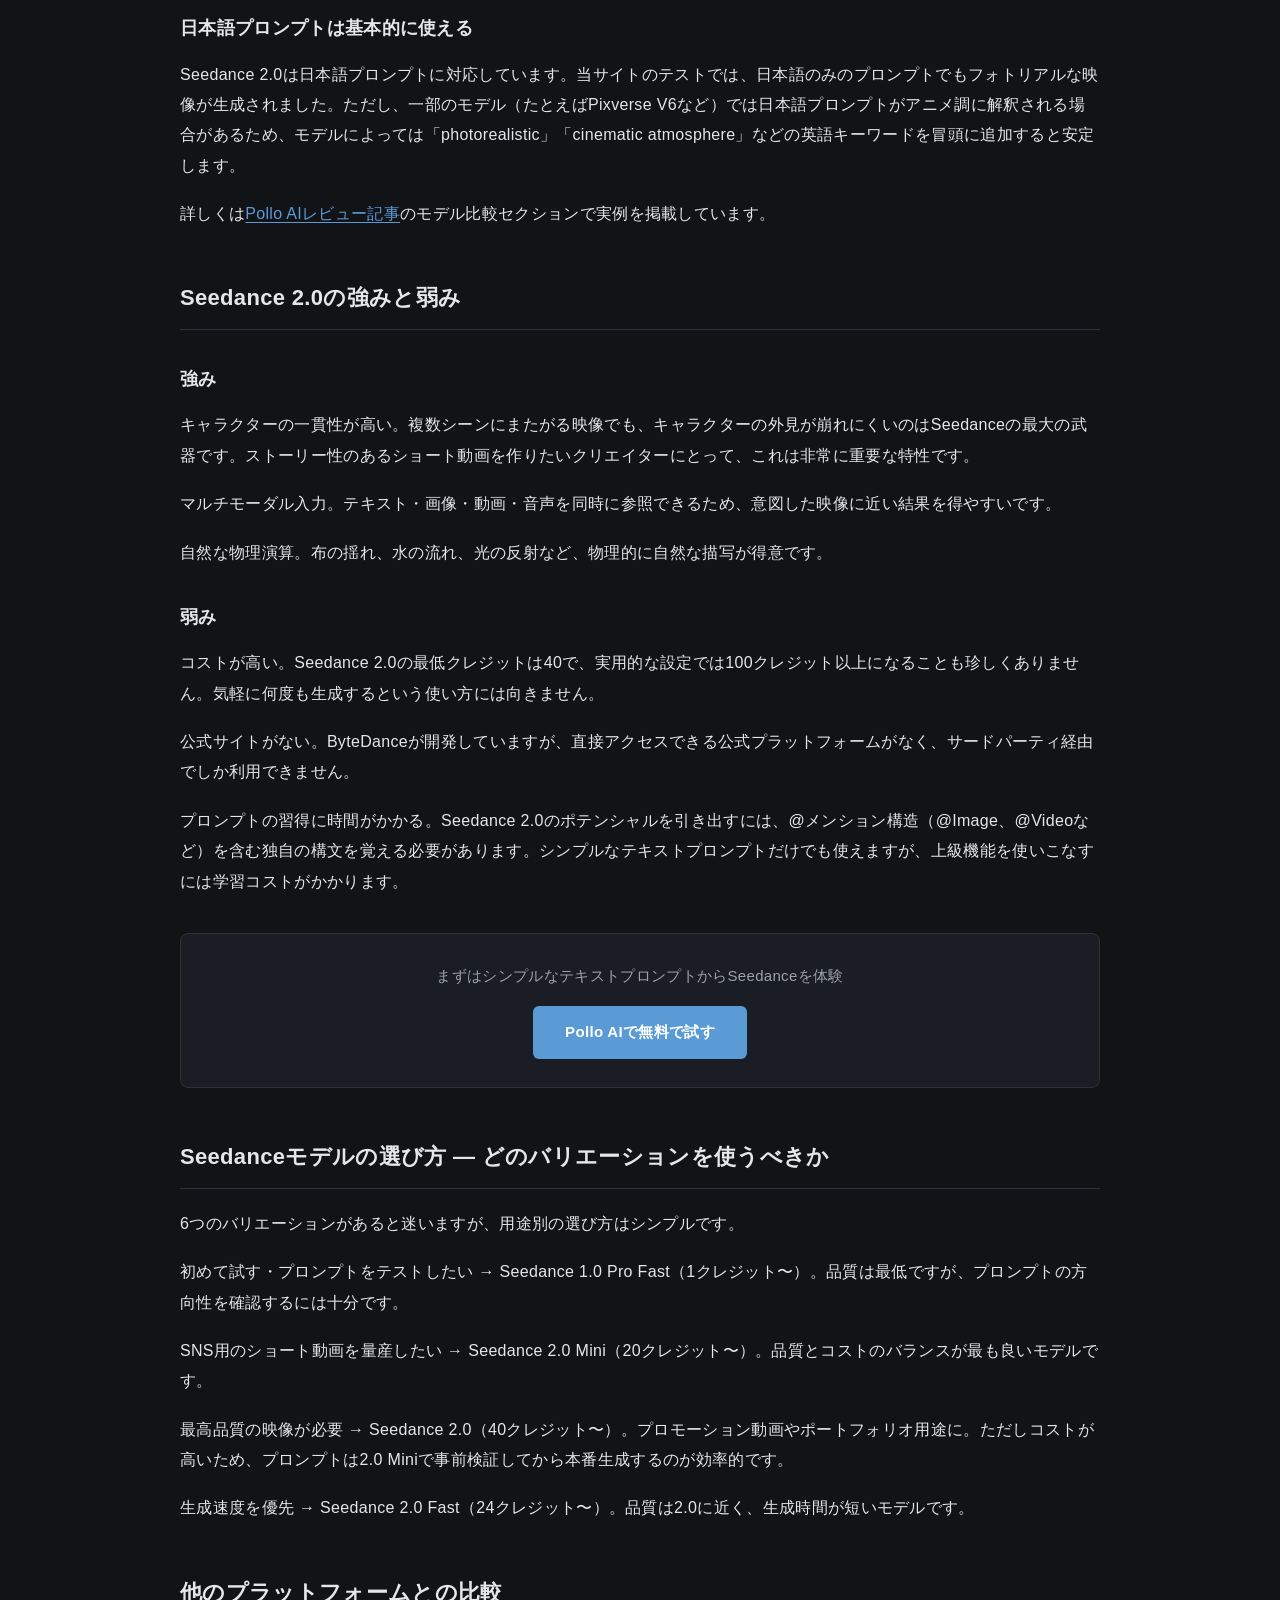
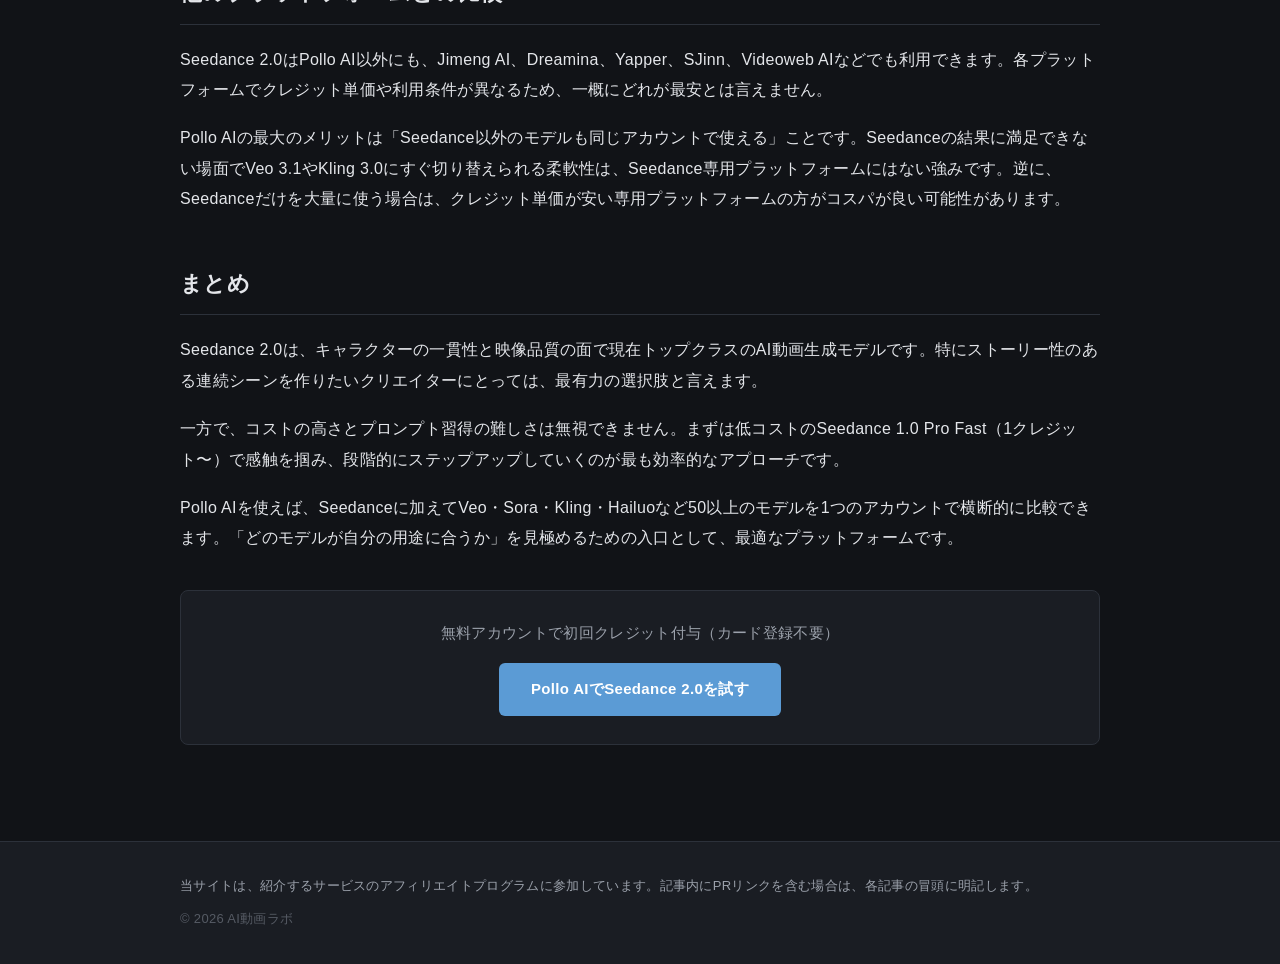
<file: seedance-guide/index.html>
<!DOCTYPE html>
<html lang="ja">
<head>
  <meta charset="UTF-8">
  <meta name="viewport" content="width=device-width, initial-scale=1.0">

  <script async src="https://www.googletagmanager.com/gtag/js?id=G-N07L9W3FB1"></script>
  <script>
    window.dataLayer = window.dataLayer || [];
    function gtag(){dataLayer.push(arguments);}
    gtag('js', new Date());
    gtag('config', 'G-N07L9W3FB1');
  </script>

  <title>Seedance 2.0 使い方ガイド｜料金・プロンプトのコツ・Pollo AIでの始め方【2026年最新】</title>
  <meta name="description" content="Seedance 2.0の使い方を初心者向けに解説。Pollo AIを使えばアカウント1つで他モデルと比較しながら利用可能。料金（クレジット消費の実態）、プロンプトのコツ、モデルの選び方まで。">
  <link rel="canonical" href="https://aidouga-lab.github.io/seedance-guide/">

  <meta property="og:type" content="article">
  <meta property="og:site_name" content="AI動画ラボ">
  <meta property="og:title" content="Seedance 2.0 使い方ガイド｜料金・プロンプトのコツ・始め方">
  <meta property="og:description" content="Seedance 2.0の使い方を初心者向けに完全解説。料金の落とし穴、プロンプトのコツ、Pollo AIでの始め方まで。">
  <meta property="og:url" content="https://aidouga-lab.github.io/seedance-guide/">
  <meta property="og:locale" content="ja_JP">

  <link rel="icon" type="image/x-icon" href="/favicon.ico">
  <link rel="icon" type="image/png" sizes="32x32" href="/favicon-32x32.png">
  <link rel="apple-touch-icon" sizes="180x180" href="/apple-touch-icon.png">
  <link rel="manifest" href="/site.webmanifest">
  <meta name="theme-color" content="#111317">

  <link rel="stylesheet" href="../css/style.css">
  <link rel="stylesheet" href="../css/article.css">
</head>
<body>

  <header class="site-header">
    <div class="wrap header-inner">
      <a class="brand" href="/">
        <span class="brand-mark" aria-hidden="true">藍</span>
        <span class="brand-name">AI動画ラボ</span>
      </a>
      <nav class="site-nav">
        <a href="/">ホーム</a>
        <a href="/#upcoming">記事一覧</a>
        <a href="/#about">運営者</a>
      </nav>
    </div>
  </header>

  <article>
    <div class="wrap">

      <div class="article-header">
        <span class="pr-badge">PR</span>
        <h1 class="hero-title">Seedance 2.0 使い方ガイド｜料金・プロンプトのコツ・Pollo AIでの始め方</h1>
        <p class="article-meta">公開日：2026年7月17日　｜　最終更新：2026年7月17日</p>
      </div>

      <div class="article-body">

        <h2>Seedance 2.0とは？ — 今もっとも注目されているAI動画生成モデル</h2>

        <p>Seedance 2.0は、ByteDanceが開発したAI動画生成モデルです。2026年に入ってから検索数が急上昇しており（前年比+900%）、AI動画生成の分野で最も注目度の高いモデルの一つになっています。</p>

        <p>Seedanceの最大の特徴は「参照駆動型」の生成方式です。テキストプロンプトに加えて、参照画像（@Image）、参照動画（@Video）、音声（@Audio）を同時に指定でき、キャラクターの外見・動き・背景・音声までを一貫してコントロールできます。複数のシーンをまたいでもキャラクターの一貫性が保たれるため、ストーリー性のある連続した映像を作りやすいのが強みです。</p>

        <p>ただし、Seedance 2.0には公式サイトがありません。利用するにはSeedance 2.0と連携しているプラットフォームを経由する必要があります。Jimeng AI（中国向け）、Dreamina、各種サードパーティサービスなどがありますが、この記事ではPollo AIを使った方法を紹介します。</p>

        <div class="cta-box">
          <p>Pollo AIならSeedanceを含む50以上のモデルを1アカウントで利用可能</p>
          <a href="https://pollo.ai/ja?ref=nmmxnzi&tap_s=10073835-f5ab72" class="btn-primary" rel="sponsored" target="_blank">Pollo AIを無料で始める</a>
        </div>


        <h2>なぜPollo AI経由がおすすめなのか</h2>

        <p>Seedance 2.0を使う方法はいくつかありますが、Pollo AI経由を推奨する理由は明確です。</p>

        <p>1つのアカウントで複数モデルを比較できる。Seedance 2.0で生成した結果に満足できなければ、同じ画面でVeo 3.1やKling 3.0に切り替えて同じプロンプトで再生成できます。モデルごとに別のサービスを契約する必要がありません。</p>

        <p>日本語インターフェースに完全対応。設定画面、モデル説明、操作メニューがすべて日本語で表示されます。</p>

        <p>無料で始められる。アカウント登録だけで初回クレジットが付与され、Seedanceの下位モデル（Seedance 1.0 Pro Fast: 1クレジット〜）なら無料枠でも試せます。</p>


        <h2>Pollo AIでSeedance 2.0を使う手順</h2>

        <h3>ステップ1：アカウント作成</h3>

        <p>Pollo AIの公式サイトにアクセスし、無料アカウントを作成します。Googleアカウントでのログインにも対応しており、クレジットカードの登録は不要です。</p>

        <h3>ステップ2：Creative Studioを開く</h3>

        <figure>
          <img src="img/pollo-ai-creative-studio.jpg" alt="Pollo AIのCreative Studio画面" width="1366" height="768" loading="lazy">
          <figcaption>Creative Studio。ここがメインの動画生成画面</figcaption>
        </figure>

        <p>ログイン後、左メニューから「Creative Studio」を選択します。画面下部にプロンプト入力エリアがあり、その右にモデル選択ボタンがあります。</p>

        <h3>ステップ3：Seedanceモデルを選択</h3>

        <figure>
          <img src="img/seedance-models.jpg" alt="Pollo AIのモデル選択画面でSeedanceファミリーが展開されている。Seedance 2.0、2.0 Mini、2.0 Fast、1.5 Pro、1.0 Pro、1.0 Pro Fastの6バリエーション" width="1366" height="768" loading="lazy">
          <figcaption>Seedanceファミリーのモデル一覧。6つのバリエーションから選べる</figcaption>
        </figure>

        <p>モデル選択ボタンをクリックし、「Seedance」を選択すると、以下の6バリエーションが表示されます。</p>

        <table>
          <thead><tr><th>モデル</th><th>最低クレジット</th><th>最大秒数</th><th>特徴</th></tr></thead>
          <tbody>
            <tr><td>Seedance 2.0</td><td>40+</td><td>265秒</td><td>最高品質・フルスペック</td></tr>
            <tr><td>Seedance 2.0 Mini</td><td>20+</td><td>220秒</td><td>2.0の軽量版・コスパ良</td></tr>
            <tr><td>Seedance 2.0 Fast</td><td>24+</td><td>200秒</td><td>高速生成</td></tr>
            <tr><td>Seedance 1.5 Pro</td><td>8+</td><td>100秒</td><td>中価格帯の安定モデル</td></tr>
            <tr><td>Seedance 1.0 Pro</td><td>15+</td><td>70秒</td><td>旧世代・標準</td></tr>
            <tr><td>Seedance 1.0 Pro Fast</td><td>1+</td><td>55秒</td><td>最安・テスト用に最適</td></tr>
          </tbody>
        </table>

        <p>初めてSeedanceを試すなら、まず Seedance 1.0 Pro Fast（1クレジット〜）でプロンプトの感触を確認し、気に入ったら Seedance 2.0 Mini（20クレジット〜）にステップアップするのが効率的です。</p>

        <div class="cta-box">
          <p>Seedance 1.0 Pro Fastは1クレジットから試せます</p>
          <a href="https://pollo.ai/ja?ref=nmmxnzi&tap_s=10073835-f5ab72" class="btn-primary" rel="sponsored" target="_blank">無料でSeedanceを試す</a>
        </div>

        <h3>ステップ4：設定を調整する</h3>

        <p>モデルを選択したら、以下の設定を調整します。</p>

        <table>
          <thead><tr><th>設定項目</th><th>選択肢</th><th>おすすめ</th></tr></thead>
          <tbody>
            <tr><td>入力モード</td><td>テキスト→動画 / 画像→動画</td><td>初心者はテキスト→動画から</td></tr>
            <tr><td>解像度</td><td>480p / 720p / 1080p</td><td>テスト時は480p（最安）</td></tr>
            <tr><td>動画の長さ</td><td>4秒〜15秒（モデルによる）</td><td>テスト時は最短</td></tr>
            <tr><td>アスペクト比</td><td>16:9 / 9:16 / 1:1</td><td>YouTube: 16:9 / TikTok: 9:16</td></tr>
            <tr><td>オーディオ</td><td>オン / オフ</td><td>テスト時はオフ（コスト注意）</td></tr>
          </tbody>
        </table>

        <h3>ステップ5：プロンプトを入力して生成</h3>

        <p>設定が終わったら、プロンプトを入力して「生成」ボタンを押します。生成にかかる時間はモデルと設定によりますが、通常1〜3分程度です。</p>


        <h2>クレジット消費の実態 — 「20+」の本当の意味</h2>

        <p>Seedance 2.0を使う上で最も重要な注意点がクレジット消費です。モデル選択画面に表示される「20+ クレジット」「40+ クレジット」は最低構成（最低解像度・最短秒数）の数値であり、設定によって大幅に増加します。</p>

        <p>実際にSeedance 2.0 Miniで確認した例をお見せします。</p>

        <table>
          <thead><tr><th>設定</th><th>消費クレジット</th><th>倍率</th></tr></thead>
          <tbody>
            <tr><td>4秒 / 480p（最安構成）</td><td>20</td><td>1.0x</td></tr>
            <tr><td>15秒 / 720p（最高構成）</td><td>150</td><td>7.5x</td></tr>
          </tbody>
        </table>

        <p>最安構成と最高構成で7.5倍の差があります。なお、Seedance 2.0 Miniではオーディオの有無によるクレジット消費の違いはありませんでした。</p>

        <p>この料金構造を踏まえたコスト感の目安です。</p>

        <table>
          <thead><tr><th>プラン</th><th>月間クレジット</th><th>Seedance 2.0 Mini 最安構成</th><th>Seedance 2.0 Mini 最高構成</th></tr></thead>
          <tbody>
            <tr><td>ライト（$10〜/月）</td><td>300</td><td>最大15本</td><td>最大2本</td></tr>
            <tr><td>プロ（$14.50〜/月）</td><td>800</td><td>最大40本</td><td>最大5本</td></tr>
            <tr><td>ウルトラ（$109〜/月）</td><td>5,000</td><td>最大250本</td><td>最大33本</td></tr>
          </tbody>
        </table>

        <p>Seedance 2.0（フルスペック版）はさらに高く、最低40クレジットからです。高品質な設定で使うと1本あたり200クレジット以上になる可能性もあります。コストを意識するなら、まず低解像度・短秒数でプロンプトを試し、気に入った結果だけを高設定で再生成する2段階ワークフローが実用的です。</p>

        <div class="cta-box">
          <p>Pollo AIの料金プランを詳しく確認する</p>
          <a href="https://pollo.ai/ja/pricing?ref=nmmxnzi&tap_s=10073835-f5ab72" class="btn-primary" rel="sponsored" target="_blank">料金プランを見る</a>
        </div>


        <h2>Seedance 2.0のプロンプトのコツ</h2>

        <p>Seedanceで良い結果を得るためのプロンプトのポイントをまとめます。</p>

        <h3>具体的な映像描写を書く</h3>

        <p>「かっこいい動画を作って」のような抽象的な指示ではなく、実際の映像として何が映るかを具体的に書きます。場所、時間帯、被写体、被写体の動作、カメラワーク、雰囲気を含めると精度が上がります。</p>

        <p>悪い例：「東京の綺麗な動画」</p>

        <p>良い例：「東京の夜、雨に濡れた新宿の路地裏を一人の若い女性が赤い傘をさして歩いている。ネオンの光が水たまりに反射してカラフルに輝き、背景には蒸気が立ち上る屋台が見える。カメラはゆっくりとドリーバックしながら彼女を追う。シネマティックな雰囲気、浅い被写界深度。」</p>

        <h3>カメラワークを指定する</h3>

        <p>AI動画生成では、カメラの動きを指定すると映像のクオリティが大きく変わります。Seedance 2.0は以下のカメラワーク指示に対応しています。</p>

        <table>
          <thead><tr><th>日本語</th><th>英語</th><th>動き</th></tr></thead>
          <tbody>
            <tr><td>ドリーイン</td><td>dolly in</td><td>カメラが被写体に近づく</td></tr>
            <tr><td>ドリーバック</td><td>dolly back</td><td>カメラが被写体から離れる</td></tr>
            <tr><td>パン</td><td>pan left / pan right</td><td>カメラが左右に回転</td></tr>
            <tr><td>チルト</td><td>tilt up / tilt down</td><td>カメラが上下に傾く</td></tr>
            <tr><td>トラッキングショット</td><td>tracking shot</td><td>被写体を追いかける</td></tr>
            <tr><td>空撮</td><td>aerial shot / drone shot</td><td>上空からの撮影</td></tr>
            <tr><td>固定ショット</td><td>static shot</td><td>カメラ固定</td></tr>
          </tbody>
        </table>

        <h3>日本語プロンプトは基本的に使える</h3>

        <p>Seedance 2.0は日本語プロンプトに対応しています。当サイトのテストでは、日本語のみのプロンプトでもフォトリアルな映像が生成されました。ただし、一部のモデル（たとえばPixverse V6など）では日本語プロンプトがアニメ調に解釈される場合があるため、モデルによっては「photorealistic」「cinematic atmosphere」などの英語キーワードを冒頭に追加すると安定します。</p>

        <p>詳しくは<a href="/pollo-ai-review/">Pollo AIレビュー記事</a>のモデル比較セクションで実例を掲載しています。</p>


        <h2>Seedance 2.0の強みと弱み</h2>

        <h3>強み</h3>

        <p>キャラクターの一貫性が高い。複数シーンにまたがる映像でも、キャラクターの外見が崩れにくいのはSeedanceの最大の武器です。ストーリー性のあるショート動画を作りたいクリエイターにとって、これは非常に重要な特性です。</p>

        <p>マルチモーダル入力。テキスト・画像・動画・音声を同時に参照できるため、意図した映像に近い結果を得やすいです。</p>

        <p>自然な物理演算。布の揺れ、水の流れ、光の反射など、物理的に自然な描写が得意です。</p>

        <h3>弱み</h3>

        <p>コストが高い。Seedance 2.0の最低クレジットは40で、実用的な設定では100クレジット以上になることも珍しくありません。気軽に何度も生成するという使い方には向きません。</p>

        <p>公式サイトがない。ByteDanceが開発していますが、直接アクセスできる公式プラットフォームがなく、サードパーティ経由でしか利用できません。</p>

        <p>プロンプトの習得に時間がかかる。Seedance 2.0のポテンシャルを引き出すには、@メンション構造（@Image、@Videoなど）を含む独自の構文を覚える必要があります。シンプルなテキストプロンプトだけでも使えますが、上級機能を使いこなすには学習コストがかかります。</p>

        <div class="cta-box">
          <p>まずはシンプルなテキストプロンプトからSeedanceを体験</p>
          <a href="https://pollo.ai/ja?ref=nmmxnzi&tap_s=10073835-f5ab72" class="btn-primary" rel="sponsored" target="_blank">Pollo AIで無料で試す</a>
        </div>


        <h2>Seedanceモデルの選び方 — どのバリエーションを使うべきか</h2>

        <p>6つのバリエーションがあると迷いますが、用途別の選び方はシンプルです。</p>

        <p>初めて試す・プロンプトをテストしたい → Seedance 1.0 Pro Fast（1クレジット〜）。品質は最低ですが、プロンプトの方向性を確認するには十分です。</p>

        <p>SNS用のショート動画を量産したい → Seedance 2.0 Mini（20クレジット〜）。品質とコストのバランスが最も良いモデルです。</p>

        <p>最高品質の映像が必要 → Seedance 2.0（40クレジット〜）。プロモーション動画やポートフォリオ用途に。ただしコストが高いため、プロンプトは2.0 Miniで事前検証してから本番生成するのが効率的です。</p>

        <p>生成速度を優先 → Seedance 2.0 Fast（24クレジット〜）。品質は2.0に近く、生成時間が短いモデルです。</p>


        <h2>他のプラットフォームとの比較</h2>

        <p>Seedance 2.0はPollo AI以外にも、Jimeng AI、Dreamina、Yapper、SJinn、Videoweb AIなどでも利用できます。各プラットフォームでクレジット単価や利用条件が異なるため、一概にどれが最安とは言えません。</p>

        <p>Pollo AIの最大のメリットは「Seedance以外のモデルも同じアカウントで使える」ことです。Seedanceの結果に満足できない場面でVeo 3.1やKling 3.0にすぐ切り替えられる柔軟性は、Seedance専用プラットフォームにはない強みです。逆に、Seedanceだけを大量に使う場合は、クレジット単価が安い専用プラットフォームの方がコスパが良い可能性があります。</p>


        <h2>まとめ</h2>

        <p>Seedance 2.0は、キャラクターの一貫性と映像品質の面で現在トップクラスのAI動画生成モデルです。特にストーリー性のある連続シーンを作りたいクリエイターにとっては、最有力の選択肢と言えます。</p>

        <p>一方で、コストの高さとプロンプト習得の難しさは無視できません。まずは低コストのSeedance 1.0 Pro Fast（1クレジット〜）で感触を掴み、段階的にステップアップしていくのが最も効率的なアプローチです。</p>

        <p>Pollo AIを使えば、Seedanceに加えてVeo・Sora・Kling・Hailuoなど50以上のモデルを1つのアカウントで横断的に比較できます。「どのモデルが自分の用途に合うか」を見極めるための入口として、最適なプラットフォームです。</p>

        <div class="cta-box">
          <p>無料アカウントで初回クレジット付与（カード登録不要）</p>
          <a href="https://pollo.ai/ja?ref=nmmxnzi&tap_s=10073835-f5ab72" class="btn-primary" rel="sponsored" target="_blank">Pollo AIでSeedance 2.0を試す</a>
        </div>

      </div>

    </div>
  </article>

  <footer class="site-footer">
    <div class="wrap">
      <p class="footer-disclosure">当サイトは、紹介するサービスのアフィリエイトプログラムに参加しています。記事内にPRリンクを含む場合は、各記事の冒頭に明記します。</p>
      <p class="footer-copy">© 2026 AI動画ラボ</p>
    </div>
  </footer>

  <script type="application/ld+json">
  {
    "@context": "https://schema.org",
    "@type": "Article",
    "headline": "Seedance 2.0 使い方ガイド｜料金・プロンプトのコツ・Pollo AIでの始め方",
    "description": "Seedance 2.0の使い方を初心者向けに解説。Pollo AIを使えばアカウント1つで他モデルと比較しながら利用可能。料金、プロンプトのコツ、モデルの選び方まで。",
    "author": {"@type": "Organization", "name": "AI動画ラボ", "url": "https://aidouga-lab.github.io/"},
    "publisher": {"@type": "Organization", "name": "AI動画ラボ", "url": "https://aidouga-lab.github.io/"},
    "mainEntityOfPage": "https://aidouga-lab.github.io/seedance-guide/",
    "inLanguage": "ja",
    "datePublished": "2026-07-17",
    "dateModified": "2026-07-17"
  }
  </script>

  <script type="application/ld+json">
  {
    "@context": "https://schema.org",
    "@type": "FAQPage",
    "mainEntity": [
      {
        "@type": "Question",
        "name": "Seedance 2.0は無料で使えますか？",
        "acceptedAnswer": {
          "@type": "Answer",
          "text": "Seedance 2.0自体は有料（最低40クレジット〜）ですが、Pollo AIでは下位モデルのSeedance 1.0 Pro Fast（1クレジット〜）が利用可能です。無料アカウントの初回クレジットで試すことができます。"
        }
      },
      {
        "@type": "Question",
        "name": "Seedance 2.0の公式サイトはどこですか？",
        "acceptedAnswer": {
          "@type": "Answer",
          "text": "Seedance 2.0にはByteDanceの公式サイトがありません。Pollo AI、Jimeng AI、Dreamina、Yapperなどのサードパーティプラットフォームを通じて利用します。"
        }
      },
      {
        "@type": "Question",
        "name": "Seedance 2.0は日本語プロンプトに対応していますか？",
        "acceptedAnswer": {
          "@type": "Answer",
          "text": "はい。日本語のプロンプトでフォトリアルな映像を生成できることを確認しています。ただし、より安定した結果を得るために英語のキーワード（photorealistic、cinematic等）を補足的に加えることも有効です。"
        }
      },
      {
        "@type": "Question",
        "name": "Seedance 2.0とSeedance 2.0 Miniの違いは？",
        "acceptedAnswer": {
          "@type": "Answer",
          "text": "Seedance 2.0は最高品質のフルスペック版（最低40クレジット〜）、Seedance 2.0 Miniはその軽量版（最低20クレジット〜）です。品質はやや落ちますが、コストは半分で済むため、日常的な使用にはMiniがおすすめです。"
        }
      }
    ]
  }
  </script>

</body>
</html>
</file>
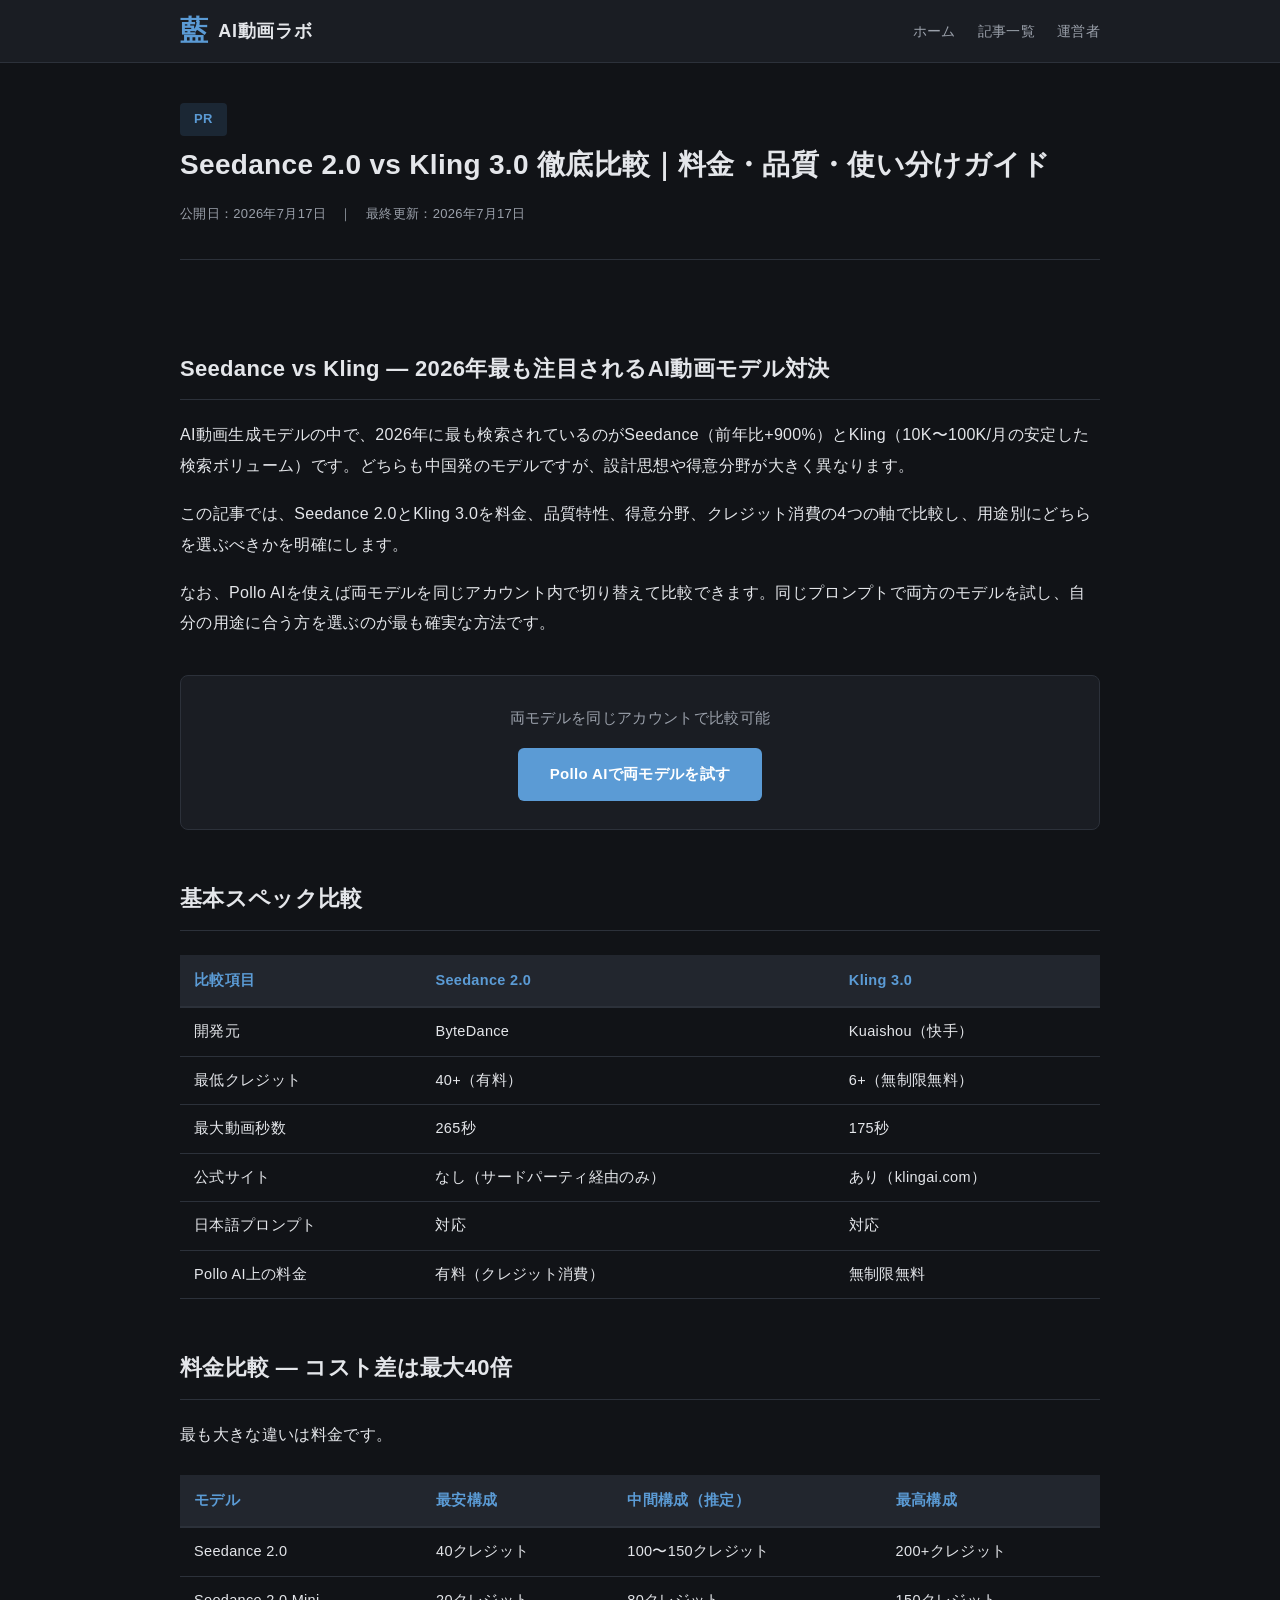
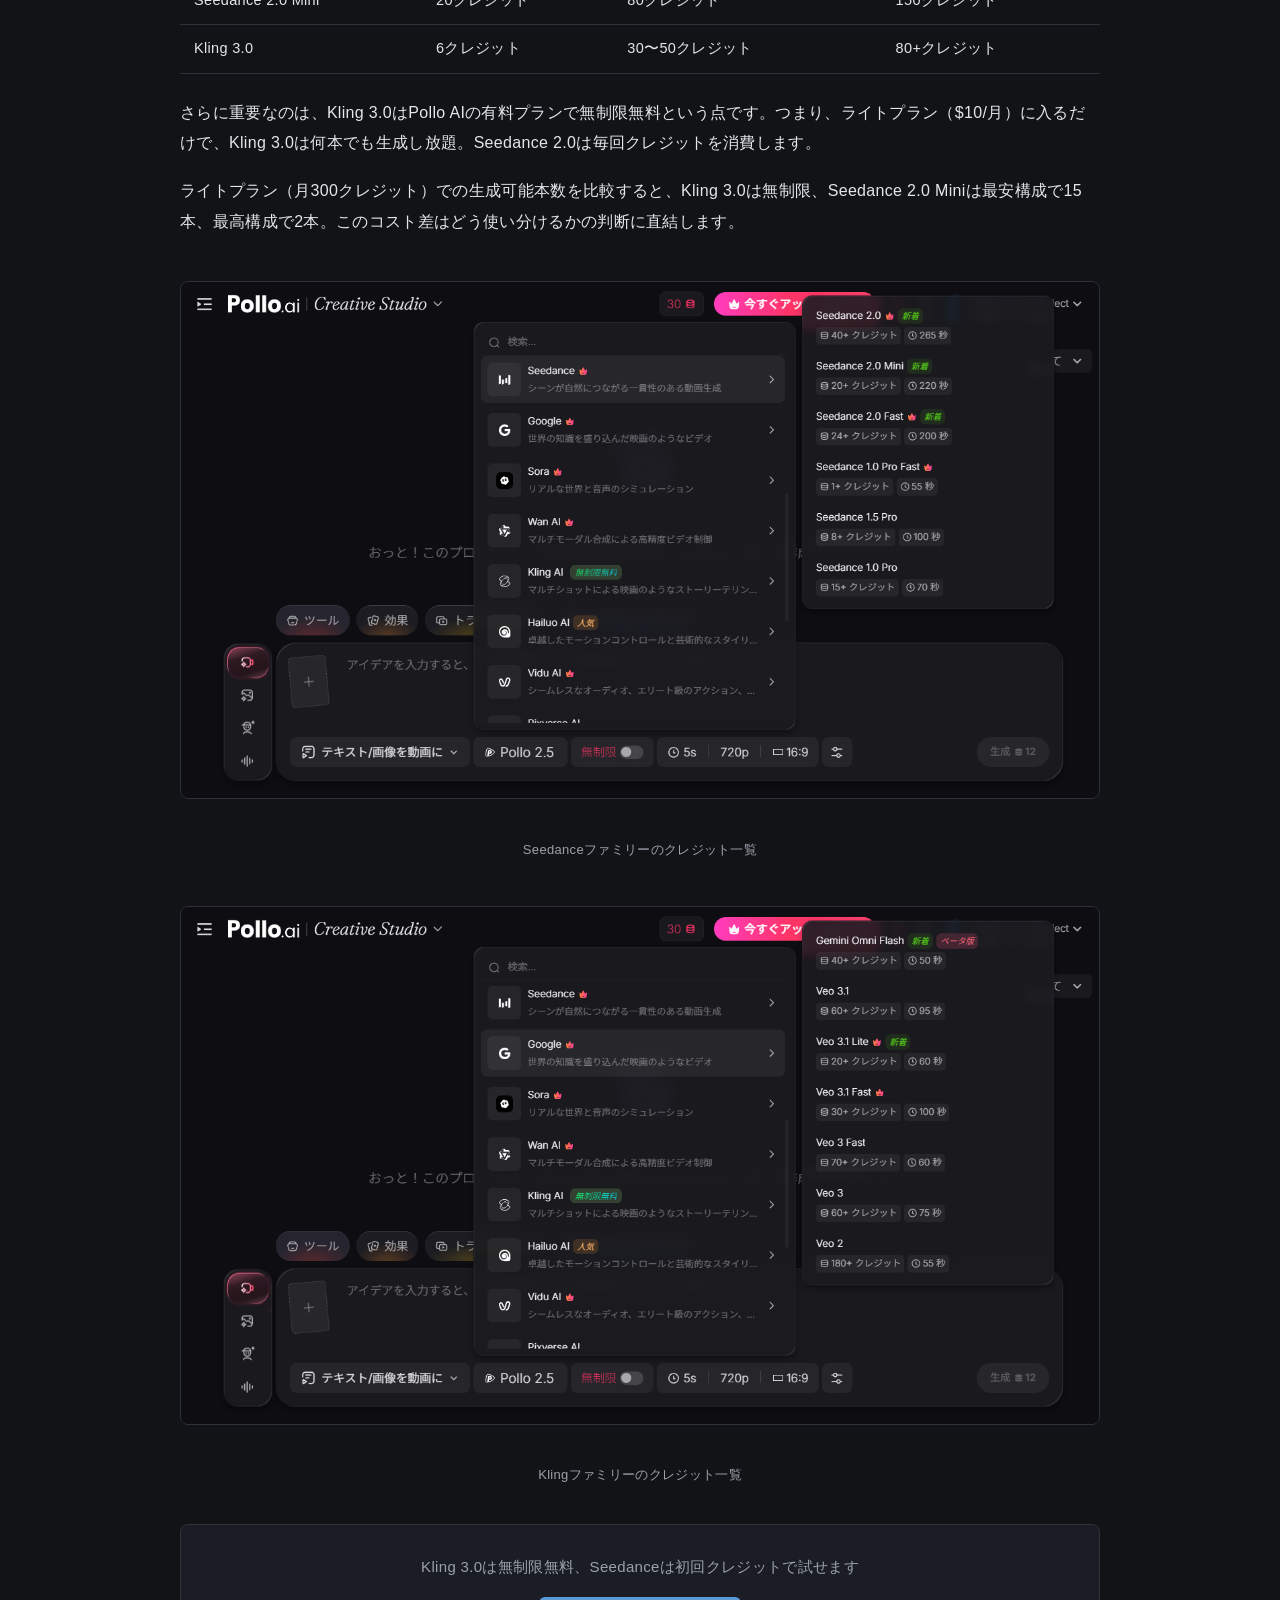
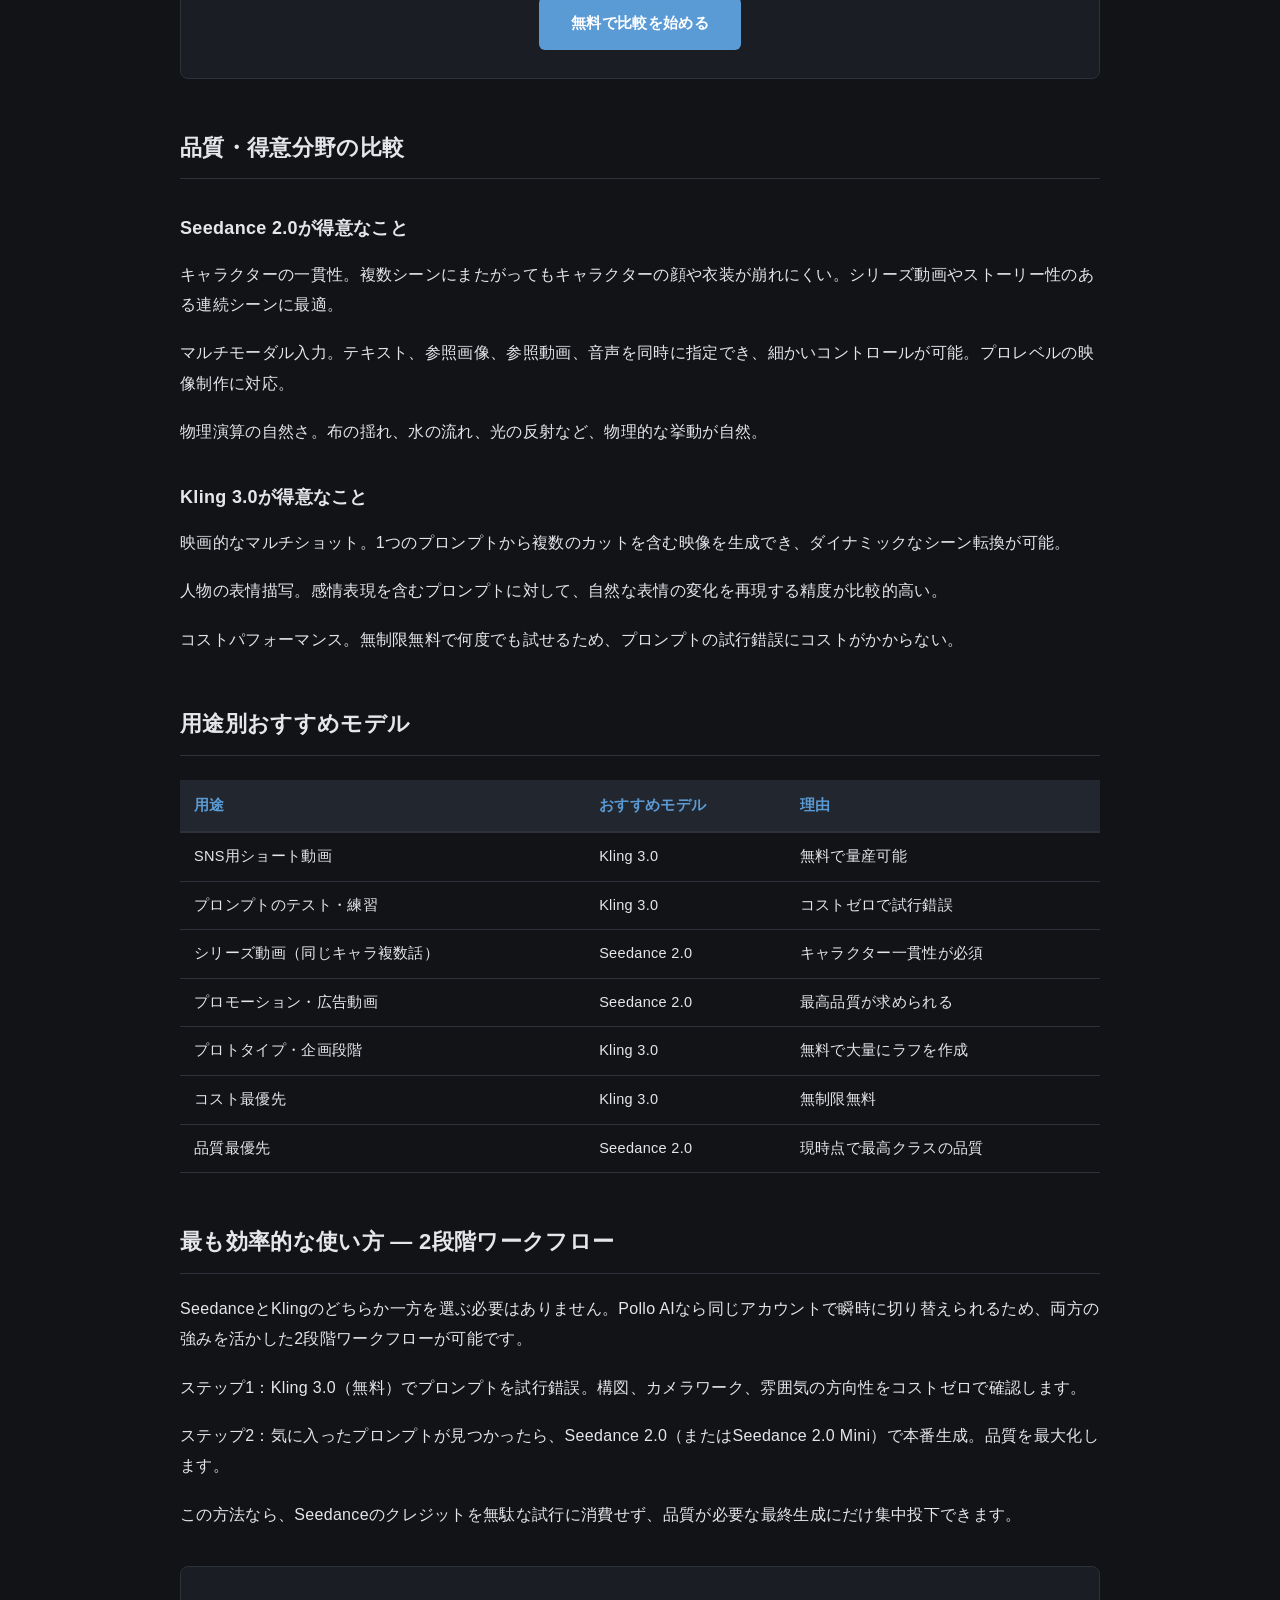
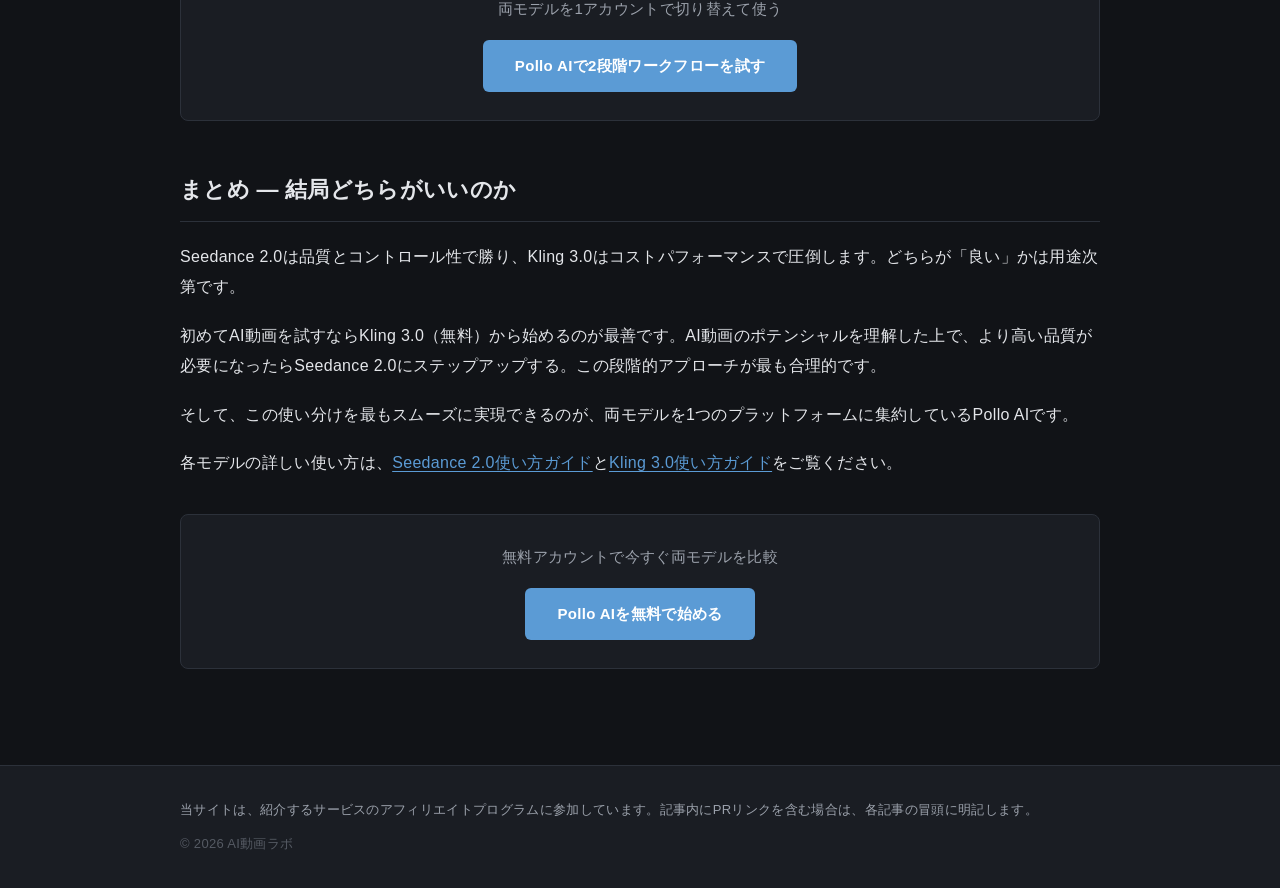
<file: seedance-vs-kling/index.html>
<!DOCTYPE html>
<html lang="ja">
<head>
  <meta charset="UTF-8">
  <meta name="viewport" content="width=device-width, initial-scale=1.0">
  <script async src="https://www.googletagmanager.com/gtag/js?id=G-N07L9W3FB1"></script>
  <script>window.dataLayer=window.dataLayer||[];function gtag(){dataLayer.push(arguments);}gtag('js',new Date());gtag('config','G-N07L9W3FB1');</script>
  <title>Seedance 2.0 vs Kling 3.0 徹底比較｜料金・品質・使い分けガイド【2026年】</title>
  <meta name="description" content="Seedance 2.0とKling 3.0を料金、品質、得意分野、クレジット消費で徹底比較。どちらを選ぶべきか、用途別の使い分けガイド付き。Pollo AIなら両モデルを1アカウントで比較可能。">
  <link rel="canonical" href="https://aidouga-lab.github.io/seedance-vs-kling/">
  <meta property="og:type" content="article">
  <meta property="og:site_name" content="AI動画ラボ">
  <meta property="og:title" content="Seedance 2.0 vs Kling 3.0 徹底比較｜料金・品質・使い分け">
  <meta property="og:description" content="Seedance 2.0とKling 3.0を徹底比較。用途別の使い分けガイド付き。">
  <meta property="og:url" content="https://aidouga-lab.github.io/seedance-vs-kling/">
  <meta property="og:locale" content="ja_JP">
  <link rel="icon" type="image/x-icon" href="/favicon.ico">
  <link rel="icon" type="image/png" sizes="32x32" href="/favicon-32x32.png">
  <link rel="apple-touch-icon" sizes="180x180" href="/apple-touch-icon.png">
  <link rel="manifest" href="/site.webmanifest">
  <meta name="theme-color" content="#111317">
  <link rel="stylesheet" href="../css/style.css">
  <link rel="stylesheet" href="../css/article.css">
</head>
<body>
  <header class="site-header"><div class="wrap header-inner"><a class="brand" href="/"><span class="brand-mark" aria-hidden="true">藍</span><span class="brand-name">AI動画ラボ</span></a><nav class="site-nav"><a href="/">ホーム</a><a href="/#upcoming">記事一覧</a><a href="/#about">運営者</a></nav></div></header>

  <article><div class="wrap">
    <div class="article-header">
      <span class="pr-badge">PR</span>
      <h1 class="hero-title">Seedance 2.0 vs Kling 3.0 徹底比較｜料金・品質・使い分けガイド</h1>
      <p class="article-meta">公開日：2026年7月17日　｜　最終更新：2026年7月17日</p>
    </div>

    <div class="article-body">

      <h2>Seedance vs Kling — 2026年最も注目されるAI動画モデル対決</h2>

      <p>AI動画生成モデルの中で、2026年に最も検索されているのがSeedance（前年比+900%）とKling（10K〜100K/月の安定した検索ボリューム）です。どちらも中国発のモデルですが、設計思想や得意分野が大きく異なります。</p>

      <p>この記事では、Seedance 2.0とKling 3.0を料金、品質特性、得意分野、クレジット消費の4つの軸で比較し、用途別にどちらを選ぶべきかを明確にします。</p>

      <p>なお、Pollo AIを使えば両モデルを同じアカウント内で切り替えて比較できます。同じプロンプトで両方のモデルを試し、自分の用途に合う方を選ぶのが最も確実な方法です。</p>

      <div class="cta-box">
        <p>両モデルを同じアカウントで比較可能</p>
        <a href="https://pollo.ai/ja?ref=nmmxnzi&tap_s=10073835-f5ab72" class="btn-primary" rel="sponsored" target="_blank">Pollo AIで両モデルを試す</a>
      </div>


      <h2>基本スペック比較</h2>

      <table>
        <thead><tr><th>比較項目</th><th>Seedance 2.0</th><th>Kling 3.0</th></tr></thead>
        <tbody>
          <tr><td>開発元</td><td>ByteDance</td><td>Kuaishou（快手）</td></tr>
          <tr><td>最低クレジット</td><td>40+（有料）</td><td>6+（無制限無料）</td></tr>
          <tr><td>最大動画秒数</td><td>265秒</td><td>175秒</td></tr>
          <tr><td>公式サイト</td><td>なし（サードパーティ経由のみ）</td><td>あり（klingai.com）</td></tr>
          <tr><td>日本語プロンプト</td><td>対応</td><td>対応</td></tr>
          <tr><td>Pollo AI上の料金</td><td>有料（クレジット消費）</td><td>無制限無料</td></tr>
        </tbody>
      </table>


      <h2>料金比較 — コスト差は最大40倍</h2>

      <p>最も大きな違いは料金です。</p>

      <table>
        <thead><tr><th>モデル</th><th>最安構成</th><th>中間構成（推定）</th><th>最高構成</th></tr></thead>
        <tbody>
          <tr><td>Seedance 2.0</td><td>40クレジット</td><td>100〜150クレジット</td><td>200+クレジット</td></tr>
          <tr><td>Seedance 2.0 Mini</td><td>20クレジット</td><td>80クレジット</td><td>150クレジット</td></tr>
          <tr><td>Kling 3.0</td><td>6クレジット</td><td>30〜50クレジット</td><td>80+クレジット</td></tr>
        </tbody>
      </table>

      <p>さらに重要なのは、Kling 3.0はPollo AIの有料プランで無制限無料という点です。つまり、ライトプラン（$10/月）に入るだけで、Kling 3.0は何本でも生成し放題。Seedance 2.0は毎回クレジットを消費します。</p>

      <p>ライトプラン（月300クレジット）での生成可能本数を比較すると、Kling 3.0は無制限、Seedance 2.0 Miniは最安構成で15本、最高構成で2本。このコスト差はどう使い分けるかの判断に直結します。</p>

      <figure>
        <img src="img/seedance-models.jpg" alt="Seedanceモデルファミリーの一覧とクレジット消費量" width="1366" height="768" loading="lazy">
        <figcaption>Seedanceファミリーのクレジット一覧</figcaption>
      </figure>

      <figure>
        <img src="img/kling-models.jpg" alt="Klingモデルファミリーの一覧とクレジット消費量" width="1366" height="768" loading="lazy">
        <figcaption>Klingファミリーのクレジット一覧</figcaption>
      </figure>

      <div class="cta-box">
        <p>Kling 3.0は無制限無料、Seedanceは初回クレジットで試せます</p>
        <a href="https://pollo.ai/ja?ref=nmmxnzi&tap_s=10073835-f5ab72" class="btn-primary" rel="sponsored" target="_blank">無料で比較を始める</a>
      </div>


      <h2>品質・得意分野の比較</h2>

      <h3>Seedance 2.0が得意なこと</h3>

      <p>キャラクターの一貫性。複数シーンにまたがってもキャラクターの顔や衣装が崩れにくい。シリーズ動画やストーリー性のある連続シーンに最適。</p>

      <p>マルチモーダル入力。テキスト、参照画像、参照動画、音声を同時に指定でき、細かいコントロールが可能。プロレベルの映像制作に対応。</p>

      <p>物理演算の自然さ。布の揺れ、水の流れ、光の反射など、物理的な挙動が自然。</p>

      <h3>Kling 3.0が得意なこと</h3>

      <p>映画的なマルチショット。1つのプロンプトから複数のカットを含む映像を生成でき、ダイナミックなシーン転換が可能。</p>

      <p>人物の表情描写。感情表現を含むプロンプトに対して、自然な表情の変化を再現する精度が比較的高い。</p>

      <p>コストパフォーマンス。無制限無料で何度でも試せるため、プロンプトの試行錯誤にコストがかからない。</p>


      <h2>用途別おすすめモデル</h2>

      <table>
        <thead><tr><th>用途</th><th>おすすめモデル</th><th>理由</th></tr></thead>
        <tbody>
          <tr><td>SNS用ショート動画</td><td>Kling 3.0</td><td>無料で量産可能</td></tr>
          <tr><td>プロンプトのテスト・練習</td><td>Kling 3.0</td><td>コストゼロで試行錯誤</td></tr>
          <tr><td>シリーズ動画（同じキャラ複数話）</td><td>Seedance 2.0</td><td>キャラクター一貫性が必須</td></tr>
          <tr><td>プロモーション・広告動画</td><td>Seedance 2.0</td><td>最高品質が求められる</td></tr>
          <tr><td>プロトタイプ・企画段階</td><td>Kling 3.0</td><td>無料で大量にラフを作成</td></tr>
          <tr><td>コスト最優先</td><td>Kling 3.0</td><td>無制限無料</td></tr>
          <tr><td>品質最優先</td><td>Seedance 2.0</td><td>現時点で最高クラスの品質</td></tr>
        </tbody>
      </table>


      <h2>最も効率的な使い方 — 2段階ワークフロー</h2>

      <p>SeedanceとKlingのどちらか一方を選ぶ必要はありません。Pollo AIなら同じアカウントで瞬時に切り替えられるため、両方の強みを活かした2段階ワークフローが可能です。</p>

      <p>ステップ1：Kling 3.0（無料）でプロンプトを試行錯誤。構図、カメラワーク、雰囲気の方向性をコストゼロで確認します。</p>

      <p>ステップ2：気に入ったプロンプトが見つかったら、Seedance 2.0（またはSeedance 2.0 Mini）で本番生成。品質を最大化します。</p>

      <p>この方法なら、Seedanceのクレジットを無駄な試行に消費せず、品質が必要な最終生成にだけ集中投下できます。</p>

      <div class="cta-box">
        <p>両モデルを1アカウントで切り替えて使う</p>
        <a href="https://pollo.ai/ja?ref=nmmxnzi&tap_s=10073835-f5ab72" class="btn-primary" rel="sponsored" target="_blank">Pollo AIで2段階ワークフローを試す</a>
      </div>


      <h2>まとめ — 結局どちらがいいのか</h2>

      <p>Seedance 2.0は品質とコントロール性で勝り、Kling 3.0はコストパフォーマンスで圧倒します。どちらが「良い」かは用途次第です。</p>

      <p>初めてAI動画を試すならKling 3.0（無料）から始めるのが最善です。AI動画のポテンシャルを理解した上で、より高い品質が必要になったらSeedance 2.0にステップアップする。この段階的アプローチが最も合理的です。</p>

      <p>そして、この使い分けを最もスムーズに実現できるのが、両モデルを1つのプラットフォームに集約しているPollo AIです。</p>

      <p>各モデルの詳しい使い方は、<a href="/seedance-guide/">Seedance 2.0使い方ガイド</a>と<a href="/kling-guide/">Kling 3.0使い方ガイド</a>をご覧ください。</p>

      <div class="cta-box">
        <p>無料アカウントで今すぐ両モデルを比較</p>
        <a href="https://pollo.ai/ja?ref=nmmxnzi&tap_s=10073835-f5ab72" class="btn-primary" rel="sponsored" target="_blank">Pollo AIを無料で始める</a>
      </div>

    </div>
  </div></article>

  <footer class="site-footer"><div class="wrap"><p class="footer-disclosure">当サイトは、紹介するサービスのアフィリエイトプログラムに参加しています。記事内にPRリンクを含む場合は、各記事の冒頭に明記します。</p><p class="footer-copy">© 2026 AI動画ラボ</p></div></footer>

  <script type="application/ld+json">{"@context":"https://schema.org","@type":"Article","headline":"Seedance 2.0 vs Kling 3.0 徹底比較｜料金・品質・使い分けガイド","description":"Seedance 2.0とKling 3.0を料金、品質、得意分野で徹底比較。用途別の使い分けガイド付き。","author":{"@type":"Organization","name":"AI動画ラボ","url":"https://aidouga-lab.github.io/"},"publisher":{"@type":"Organization","name":"AI動画ラボ","url":"https://aidouga-lab.github.io/"},"mainEntityOfPage":"https://aidouga-lab.github.io/seedance-vs-kling/","inLanguage":"ja","datePublished":"2026-07-17","dateModified":"2026-07-17"}</script>
  <script type="application/ld+json">{"@context":"https://schema.org","@type":"FAQPage","mainEntity":[{"@type":"Question","name":"Seedance 2.0とKling 3.0のどちらがおすすめですか？","acceptedAnswer":{"@type":"Answer","text":"用途によります。SNS用コンテンツやプロンプト練習にはKling 3.0（無制限無料）、シリーズ動画やプロ品質が必要な場面ではSeedance 2.0がおすすめです。Pollo AIなら両方を1アカウントで比較できます。"}},{"@type":"Question","name":"同じプロンプトで両モデルを比較できますか？","acceptedAnswer":{"@type":"Answer","text":"はい。Pollo AIでは同じプロンプトを入力したまま、モデル選択を切り替えるだけで両方の生成結果を比較できます。"}}]}</script>
</body>
</html>
</file>
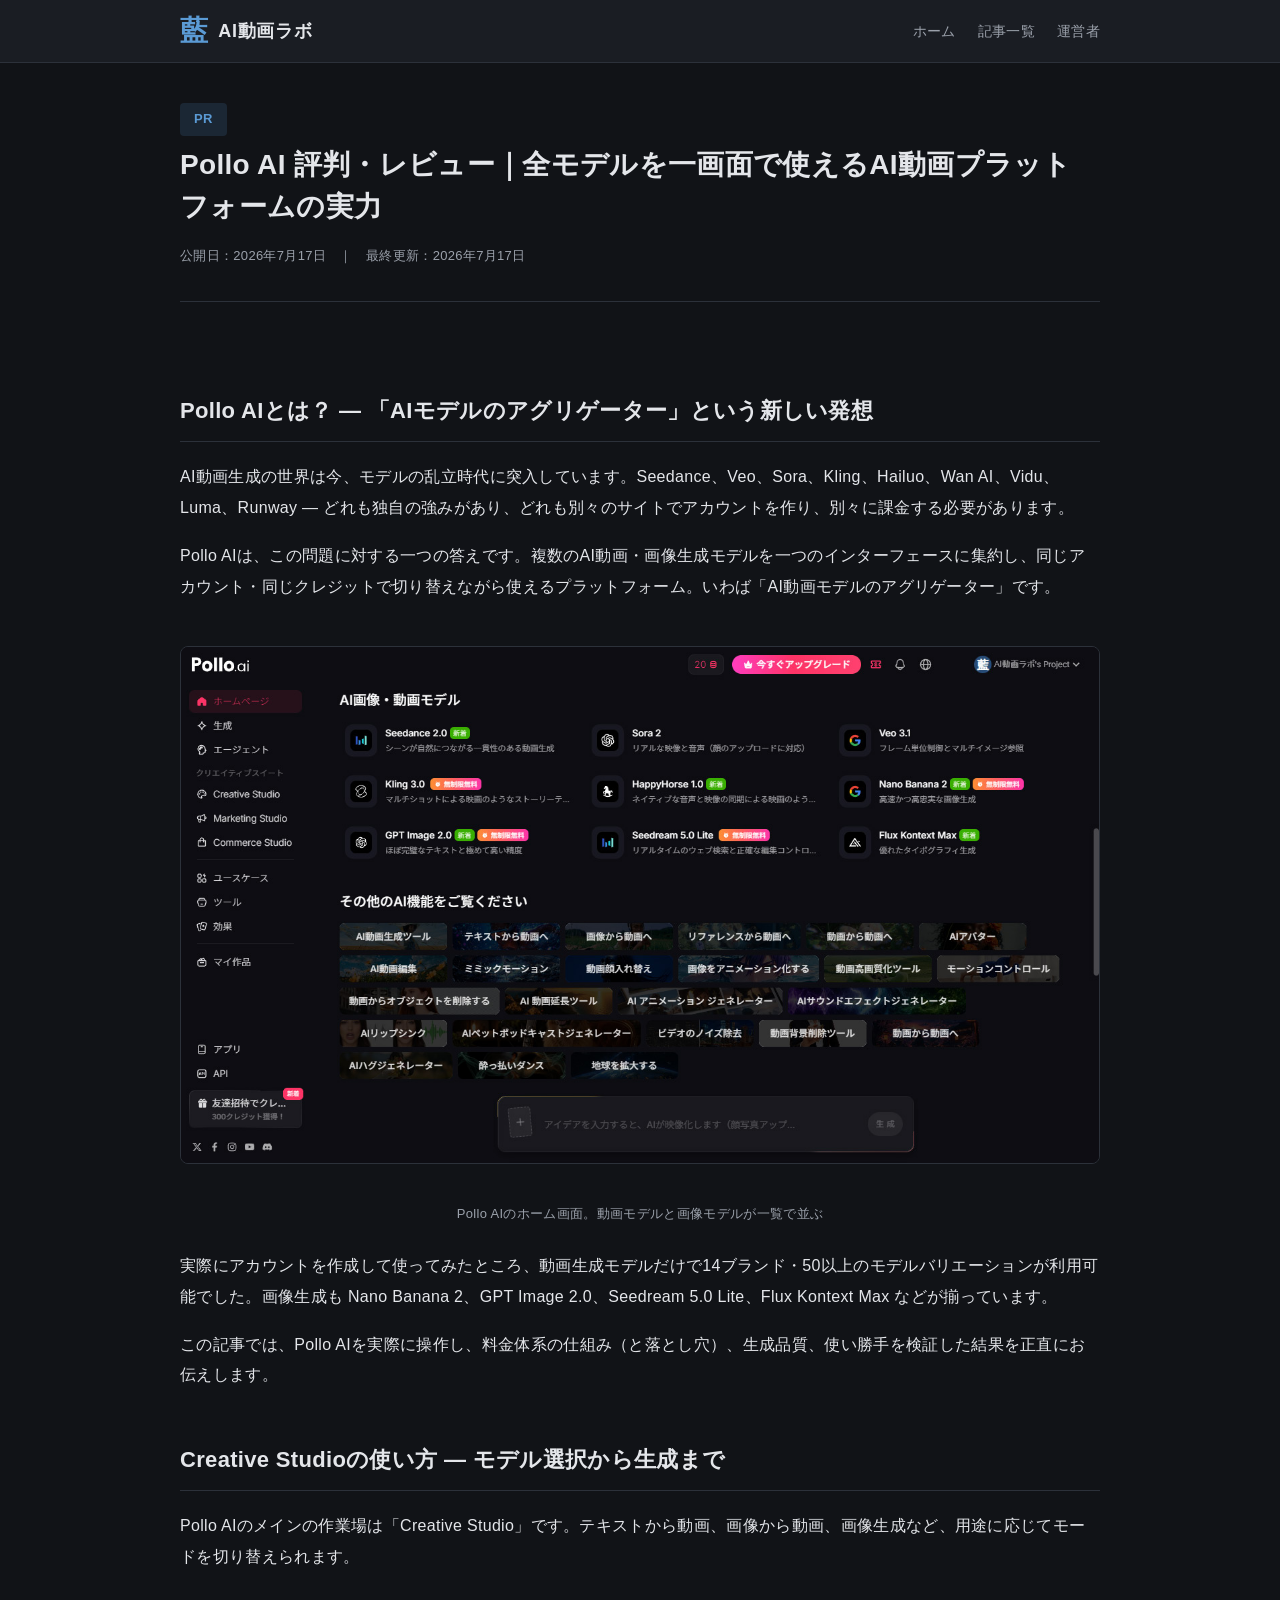
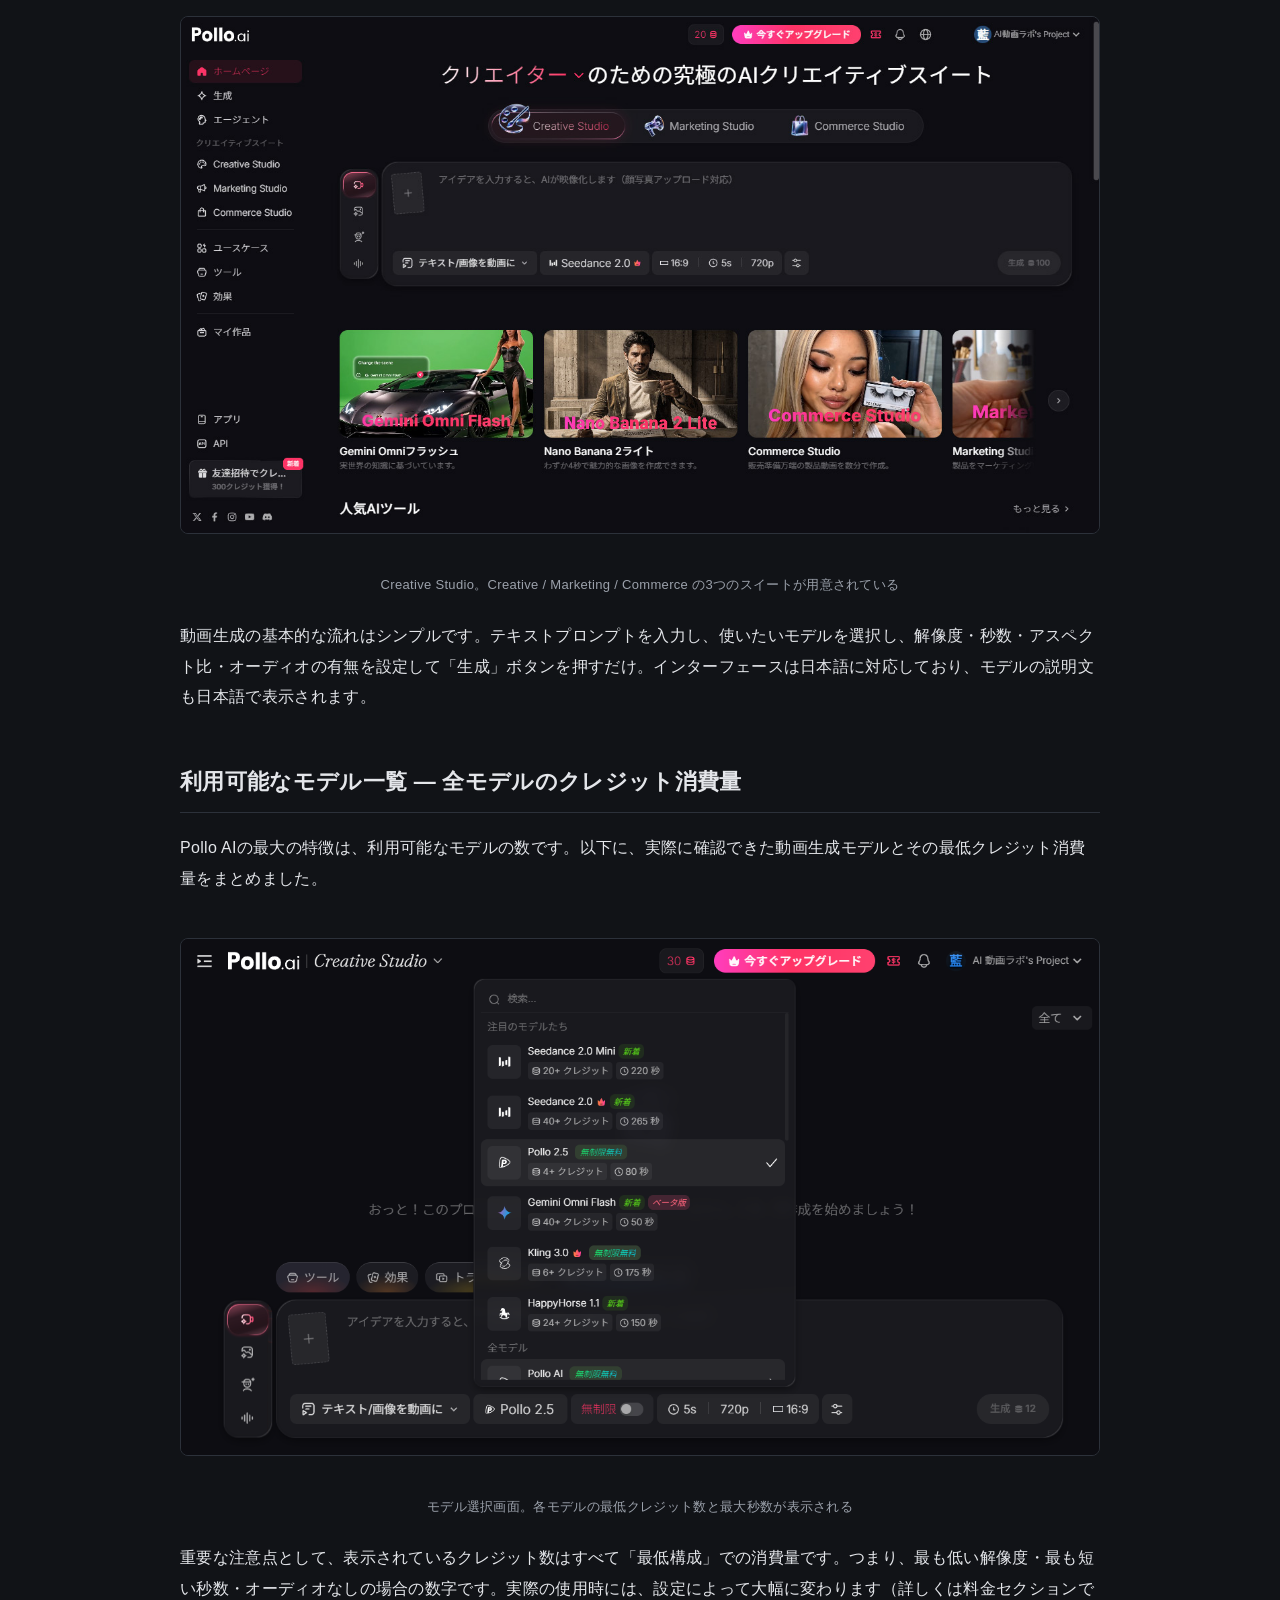
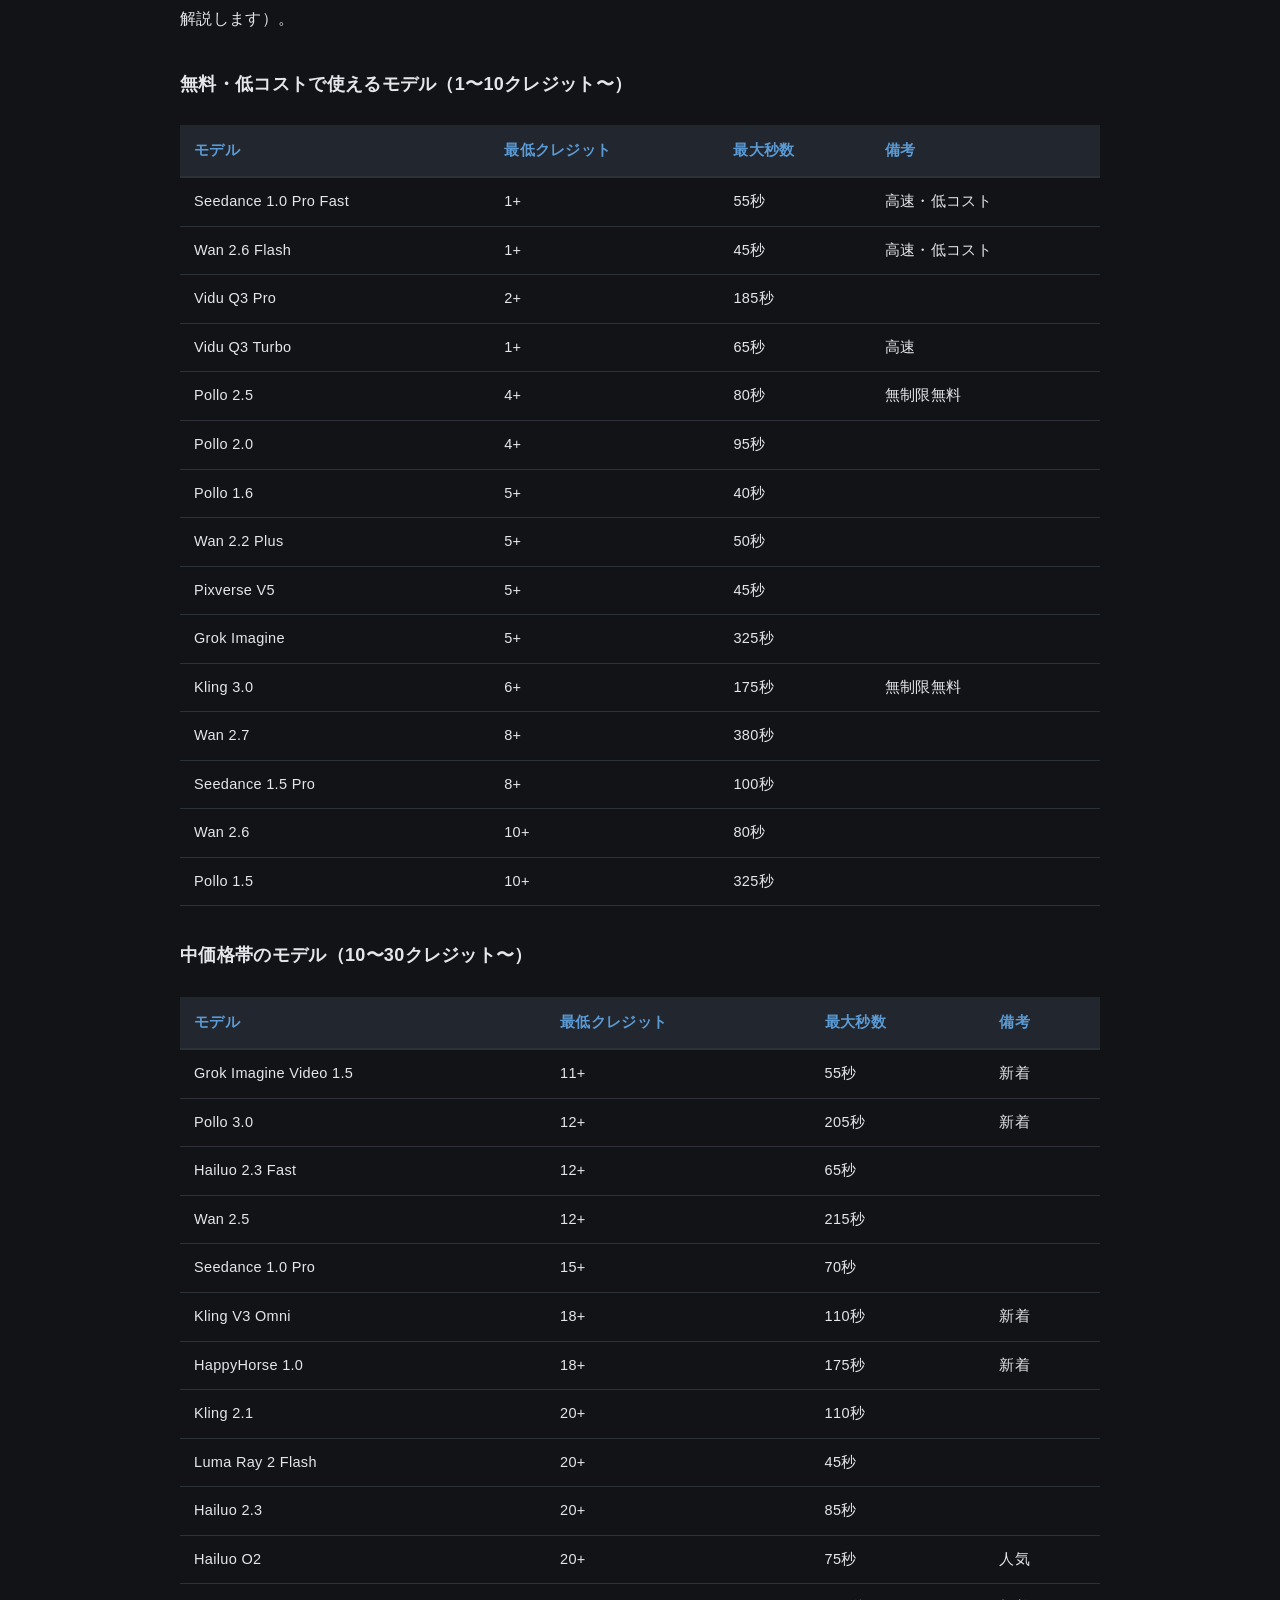
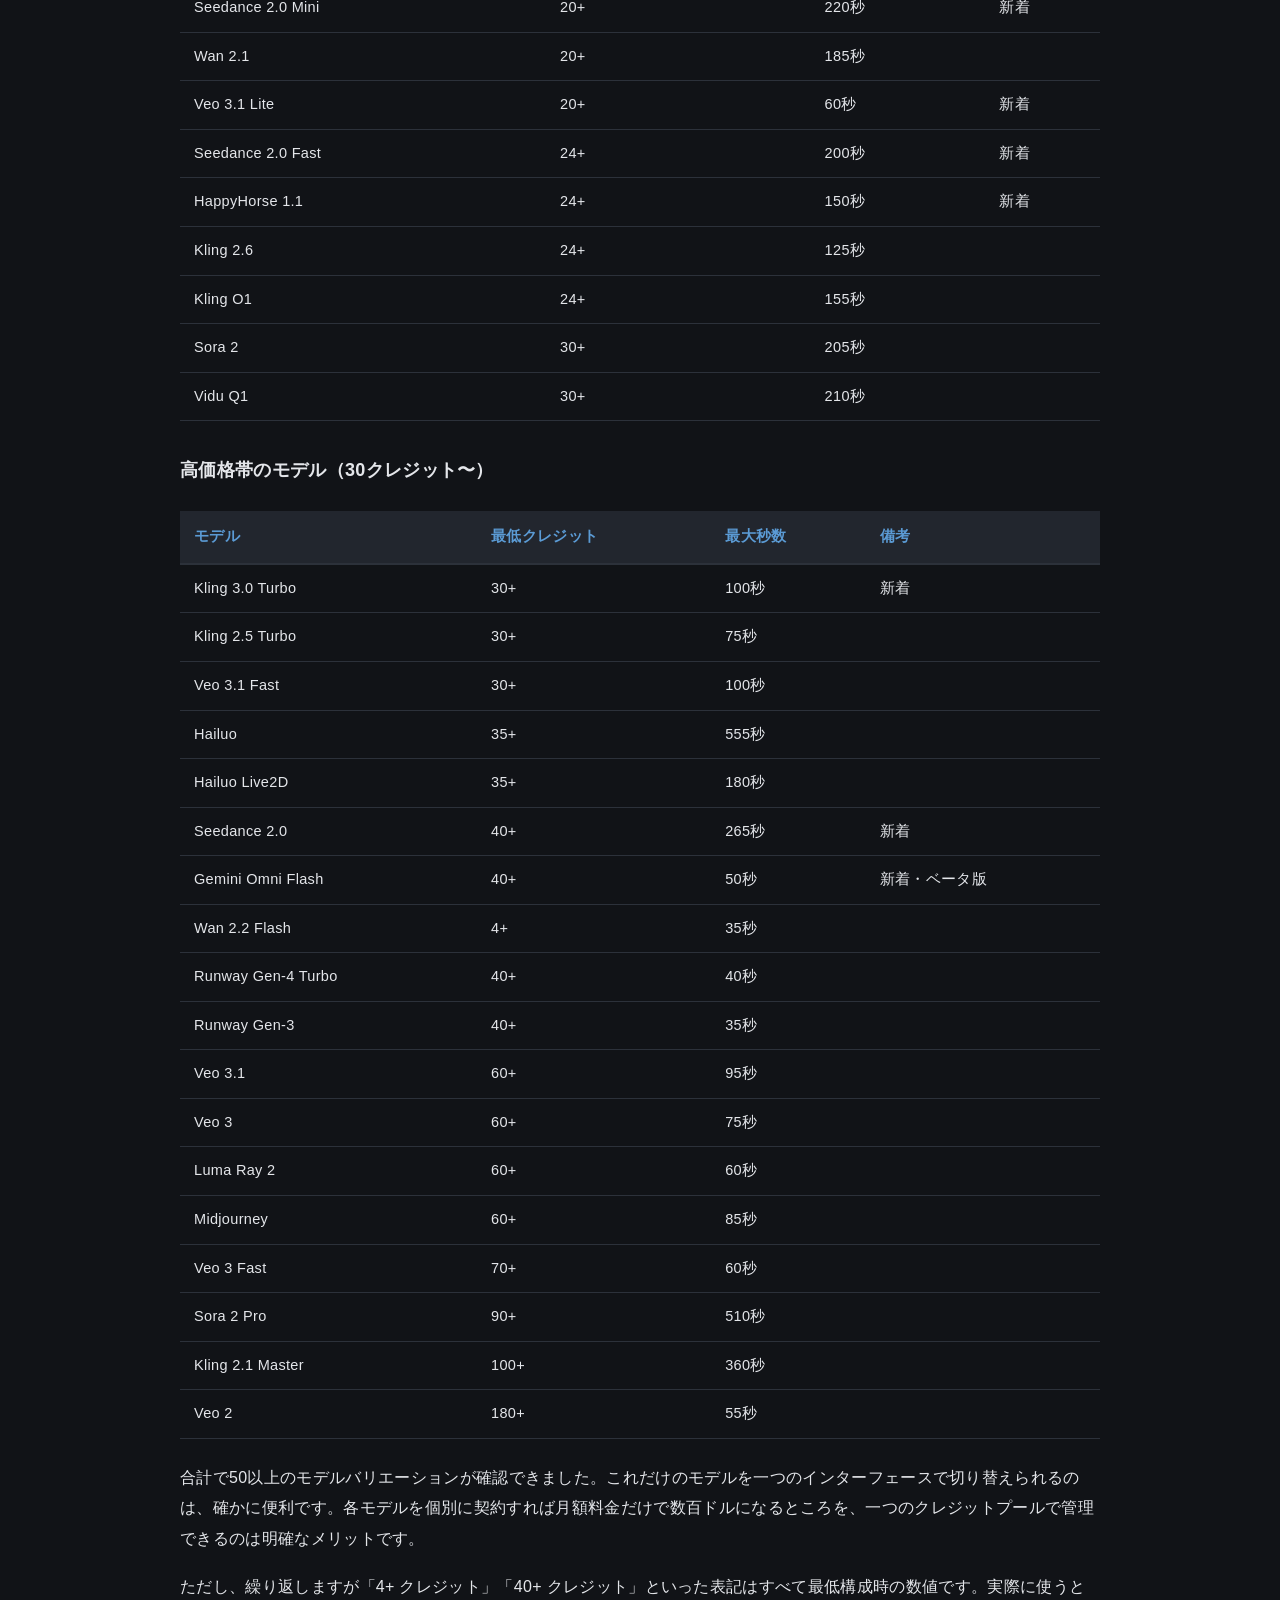
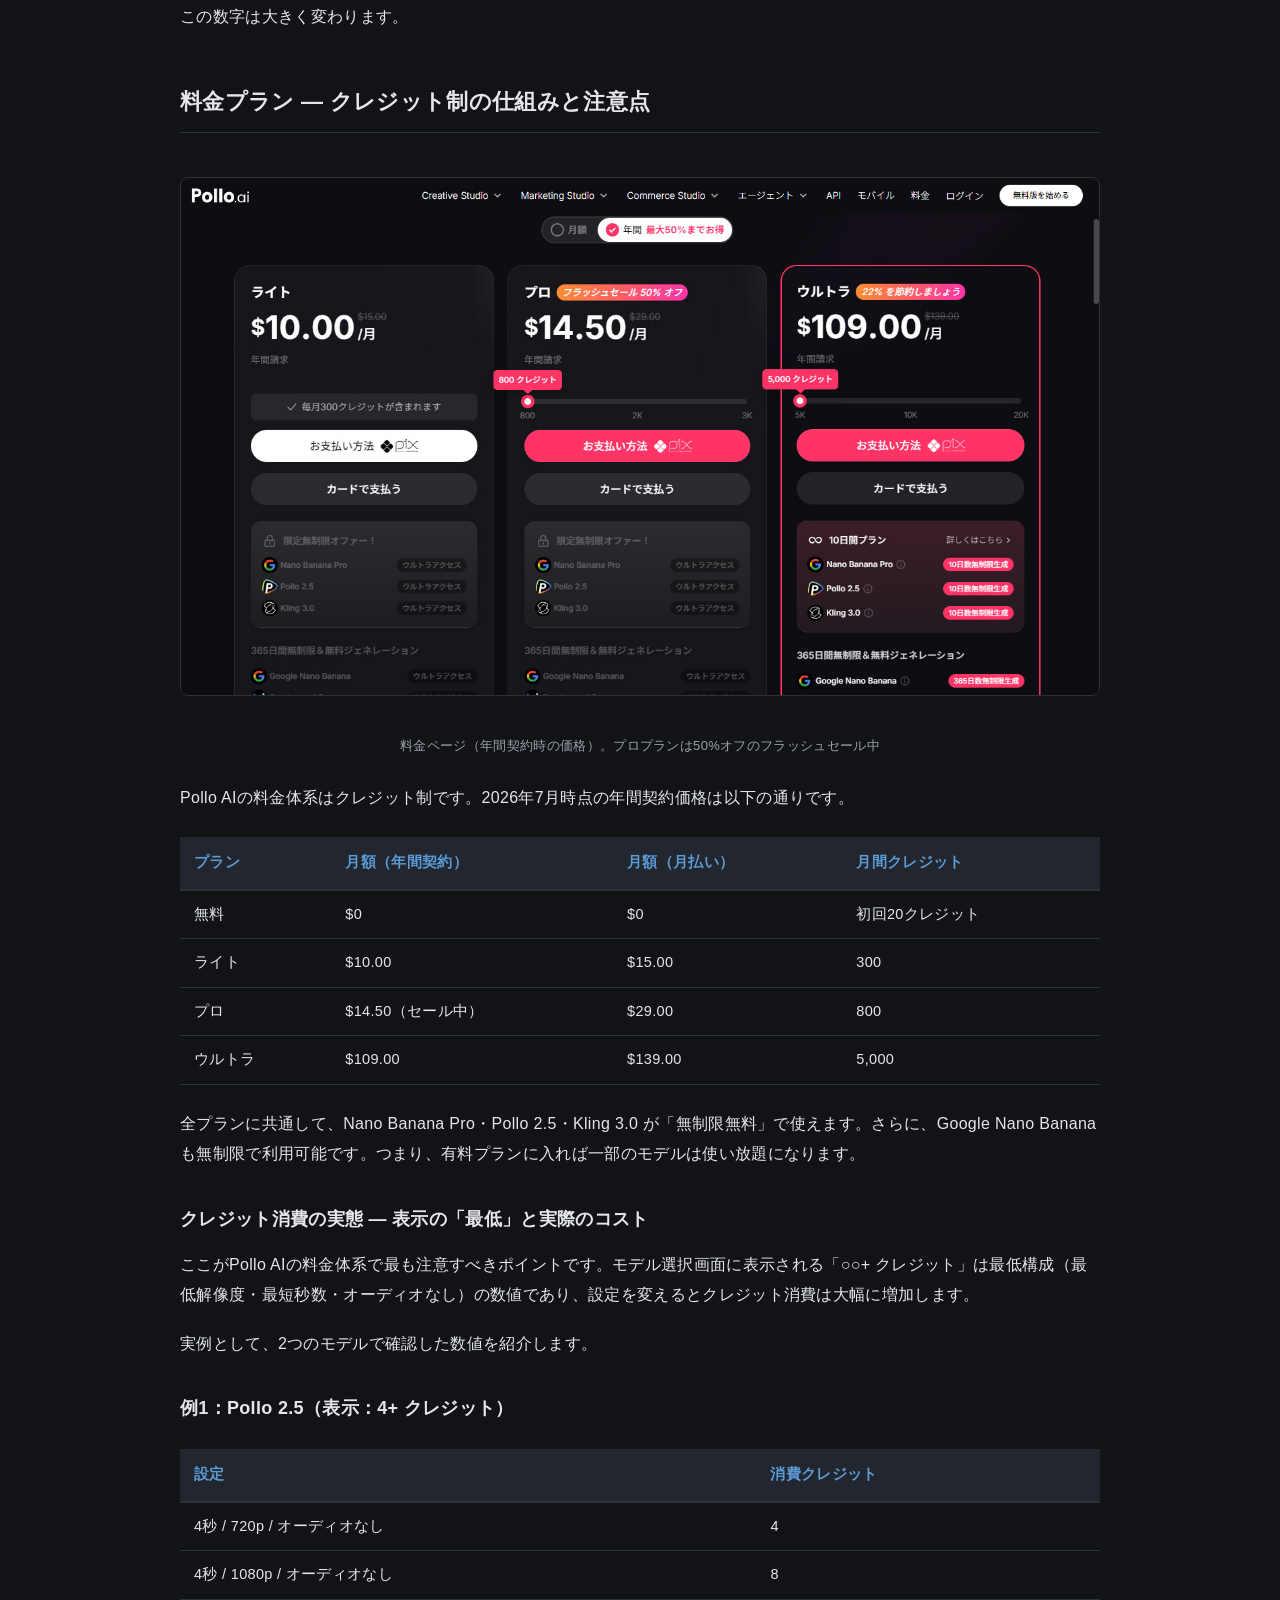
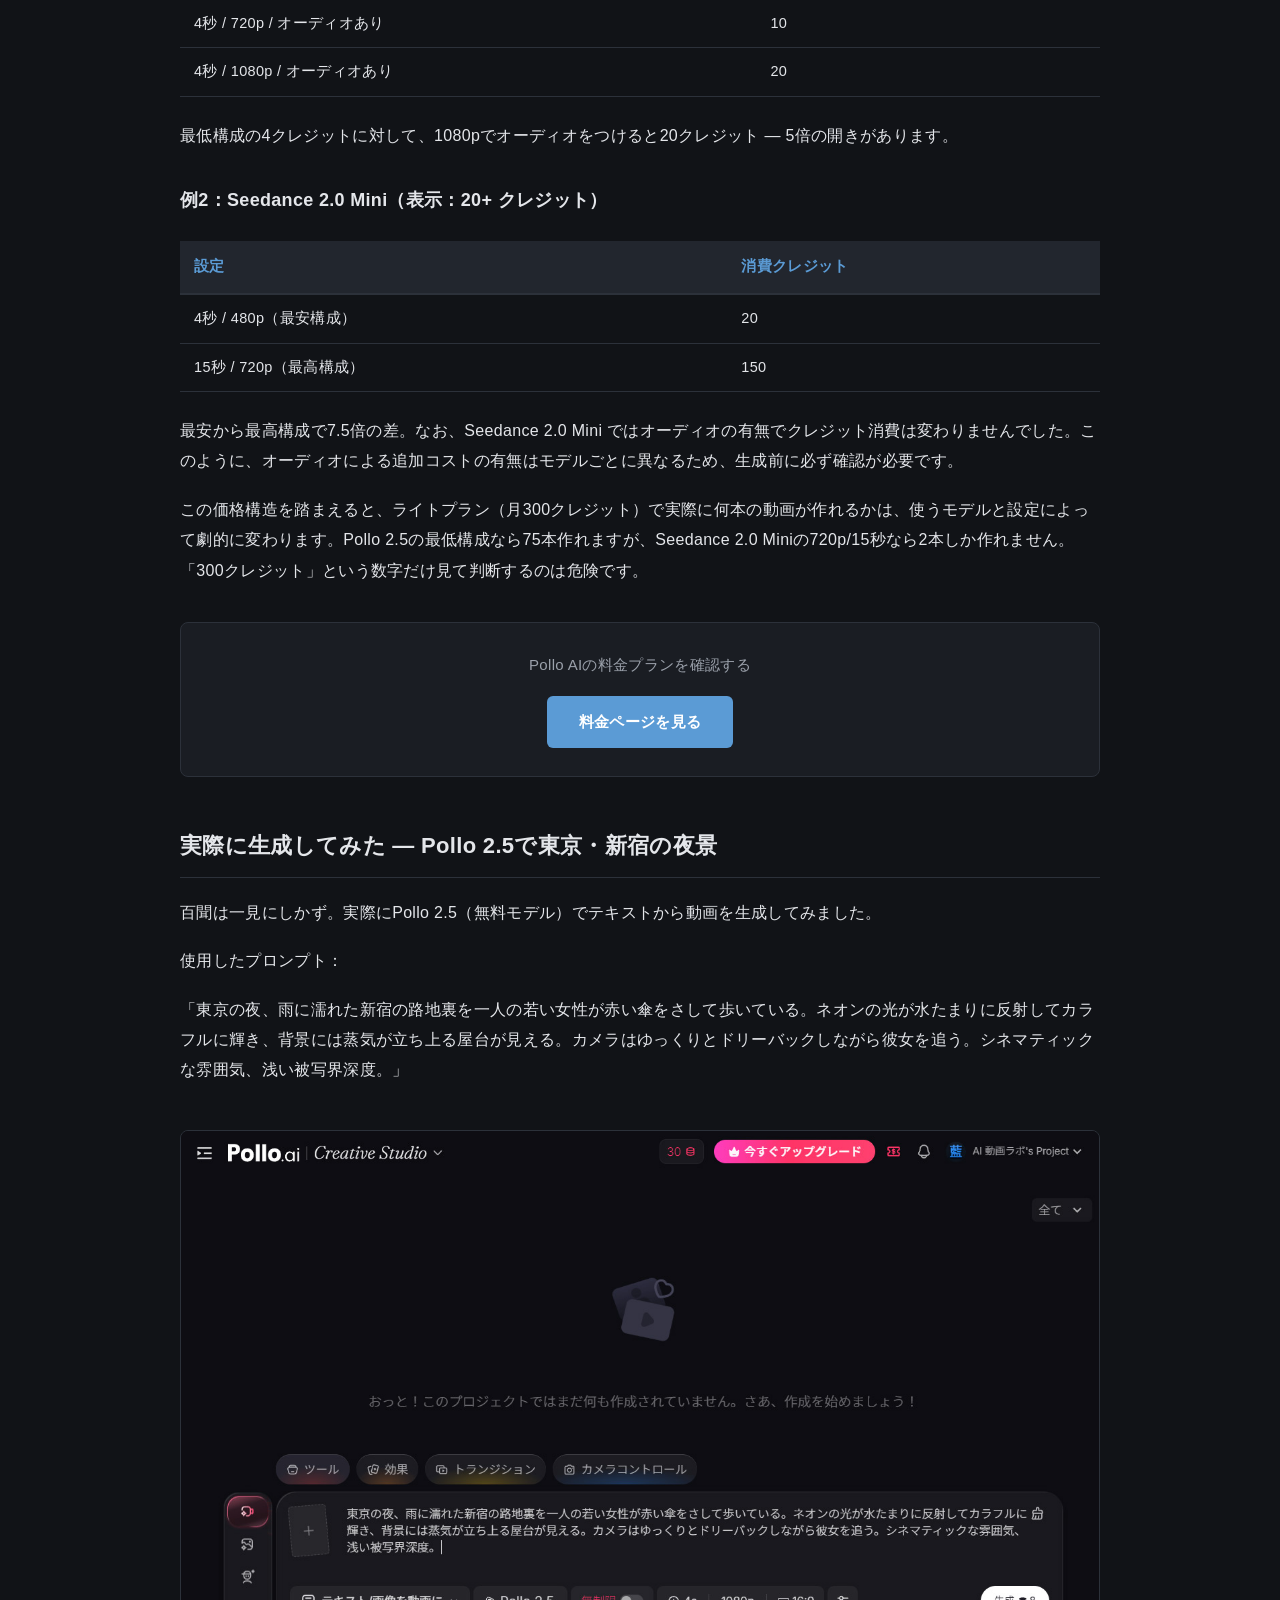
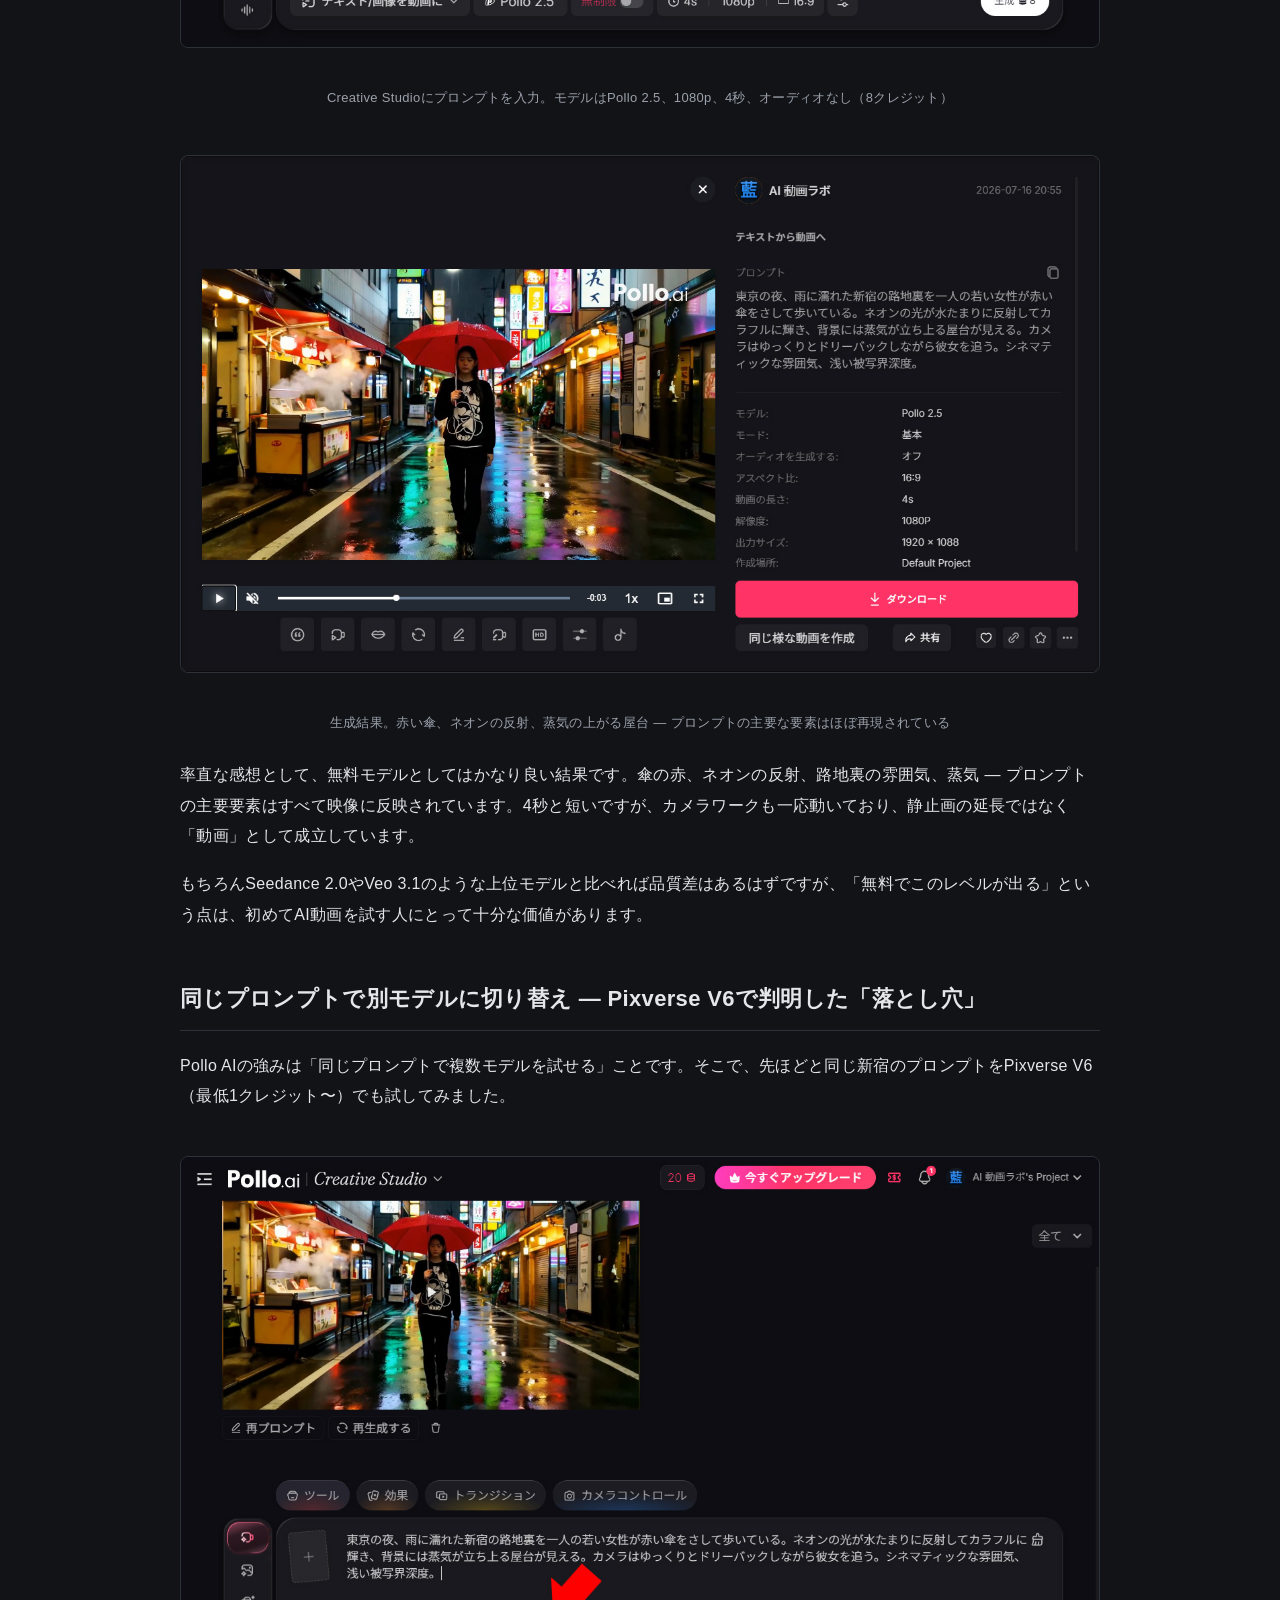
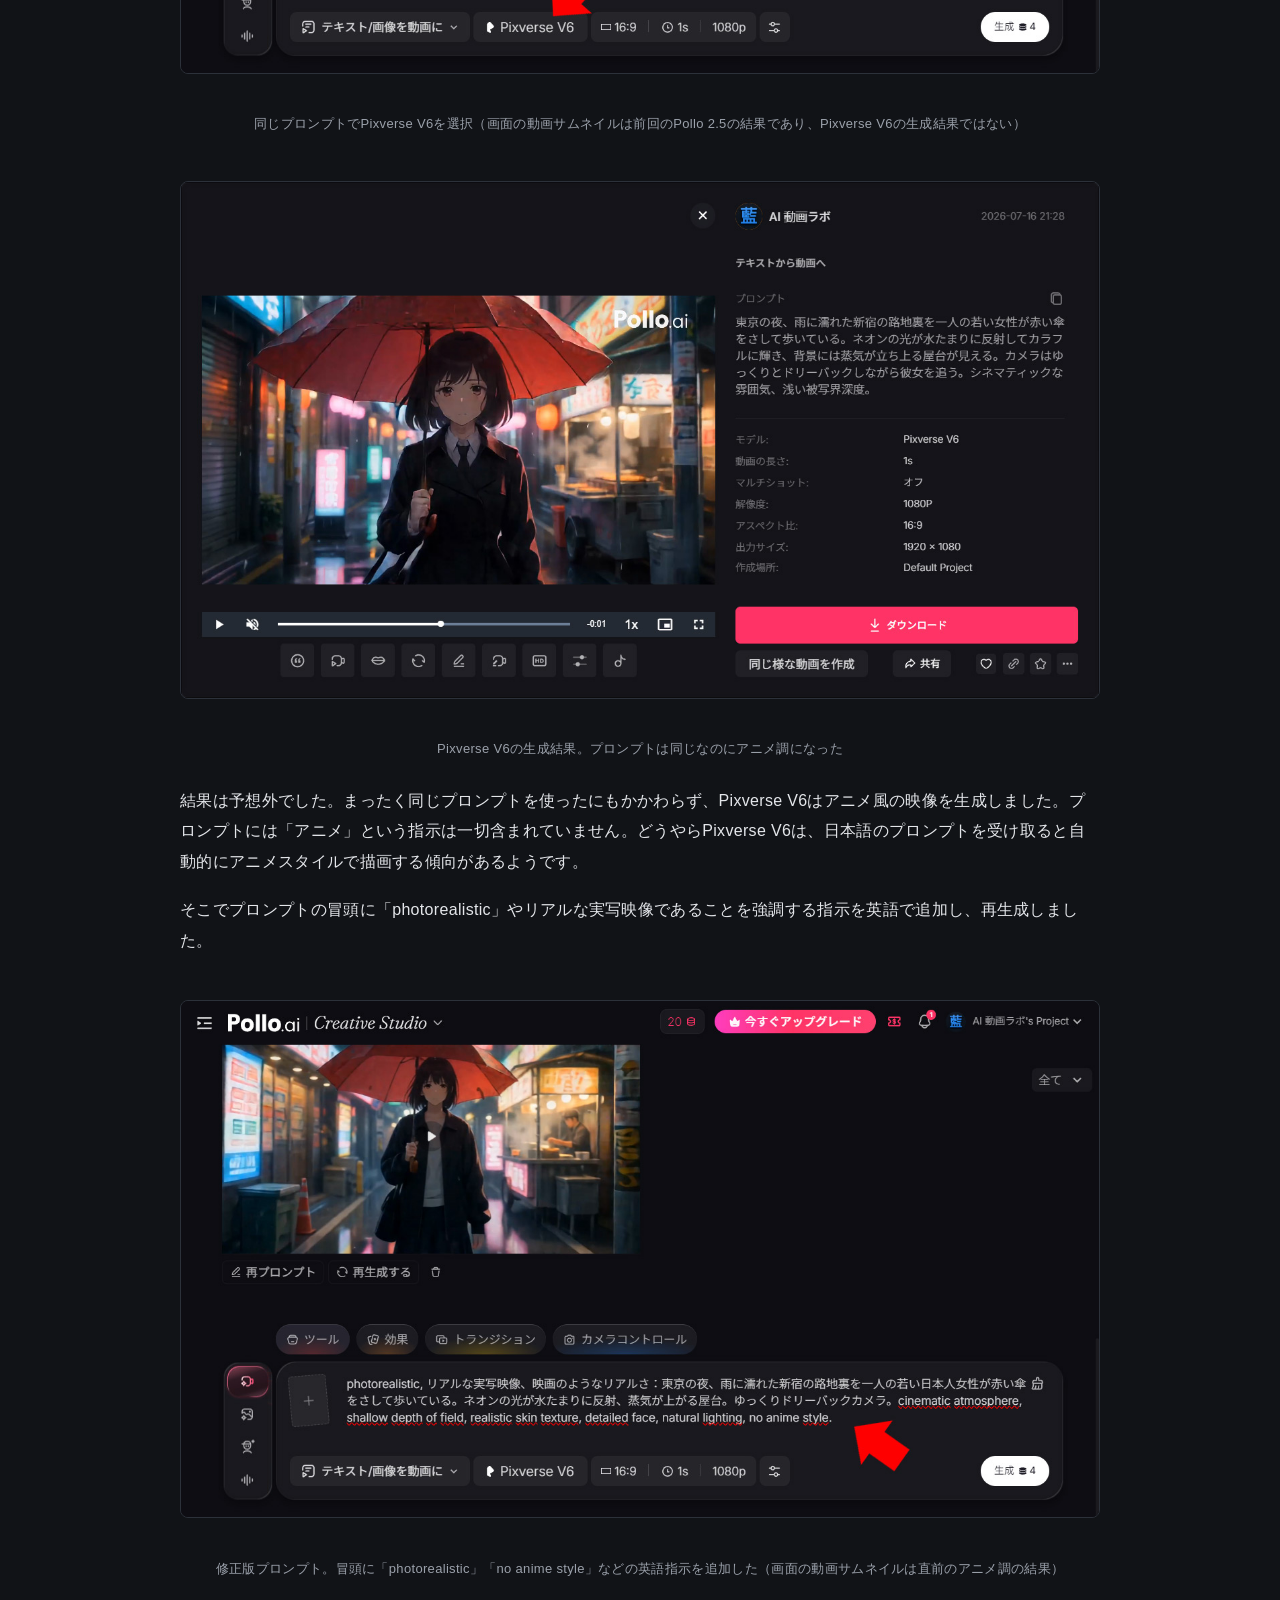
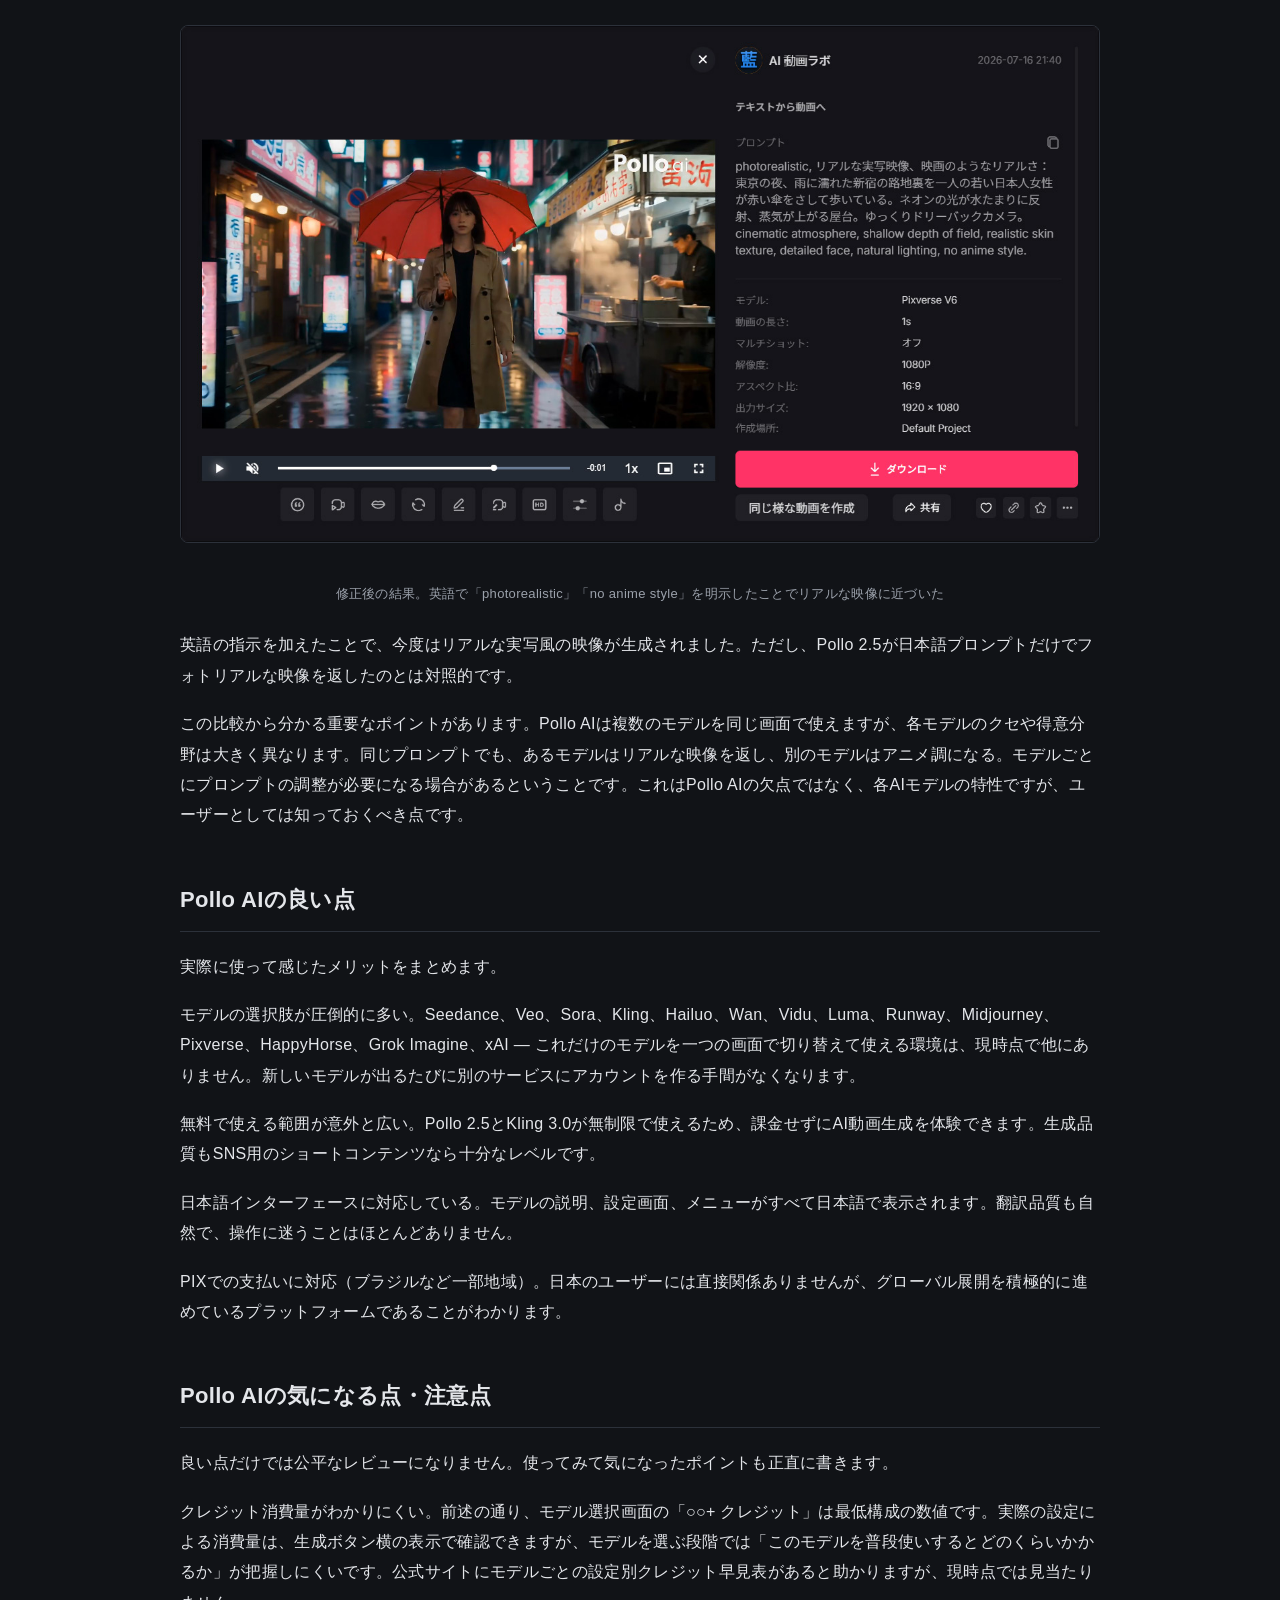
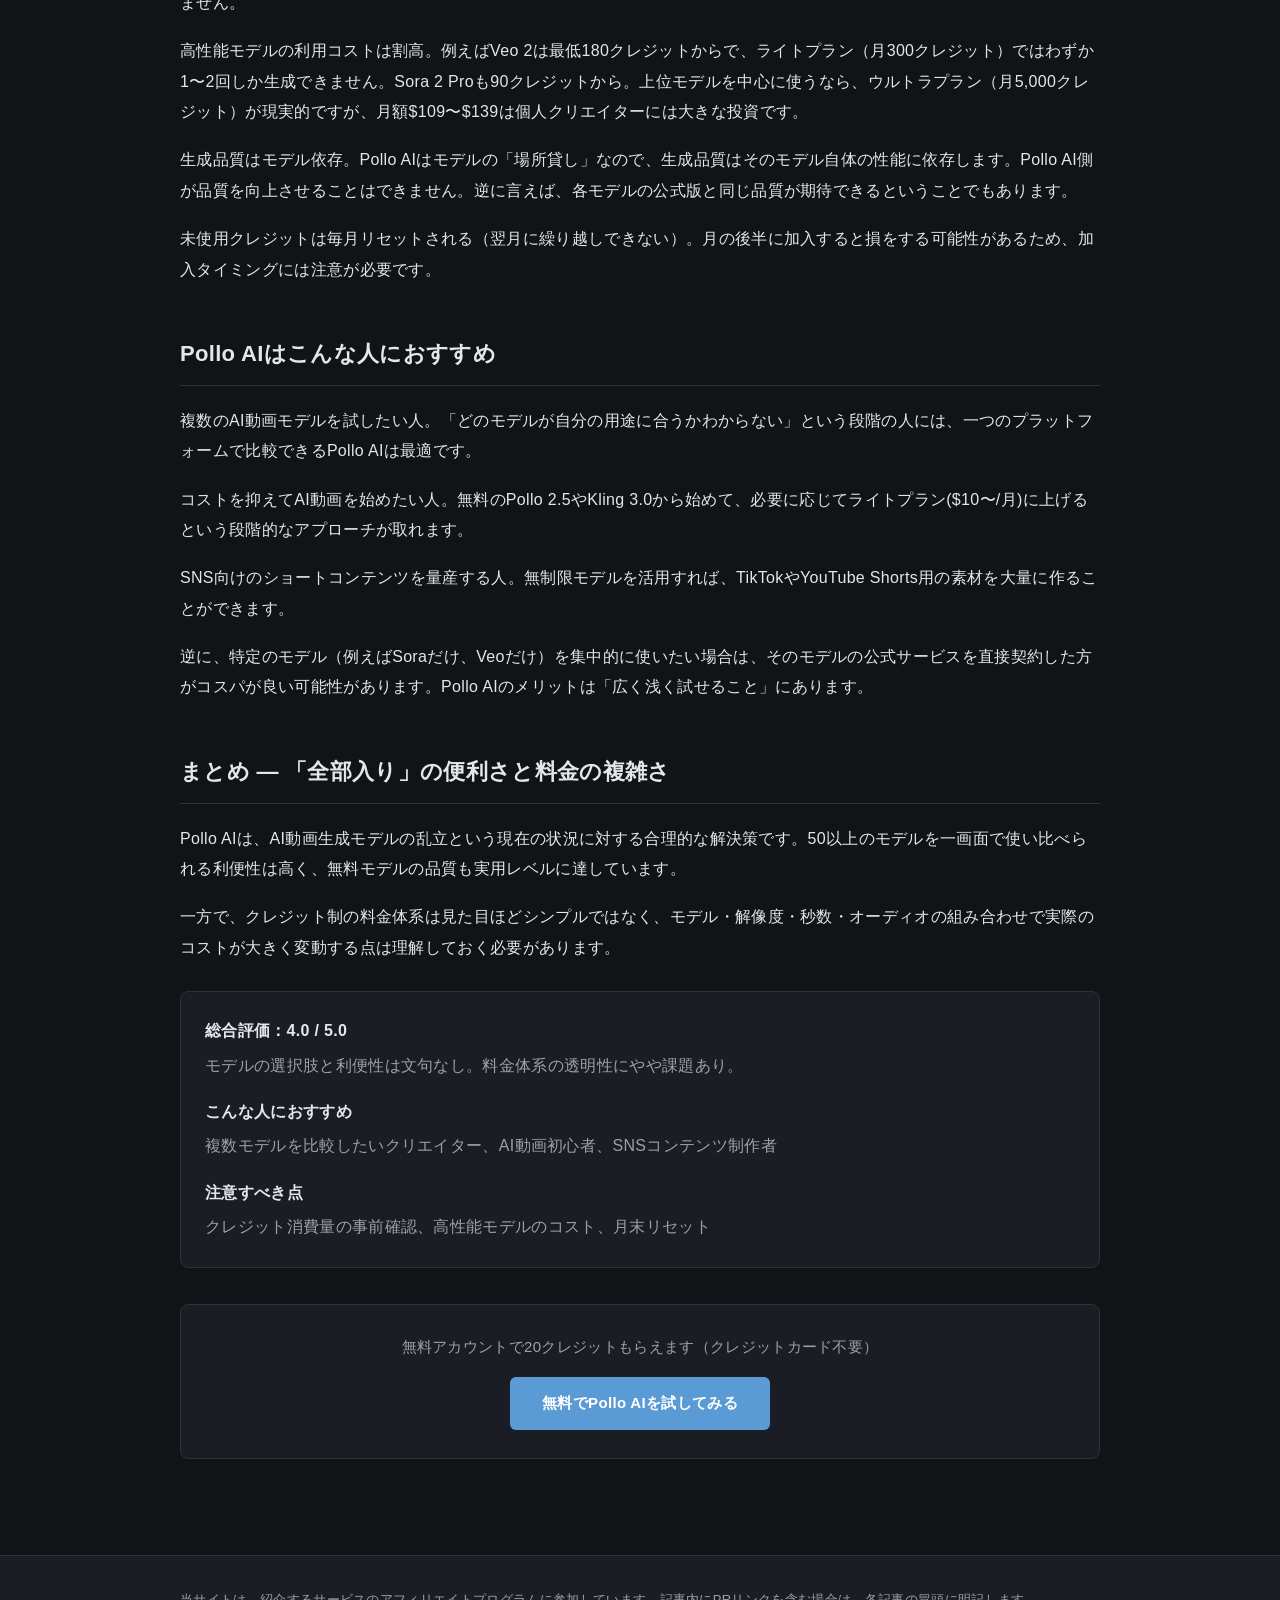
<file: articles/pollo-ai-review/index.html>
<!DOCTYPE html>
<html lang="ja">
<head>
  <meta charset="UTF-8">
  <meta name="viewport" content="width=device-width, initial-scale=1.0">

  <!-- Google tag (gtag.js) -->
  <script async src="https://www.googletagmanager.com/gtag/js?id=G-N07L9W3FB1"></script>
  <script>
    window.dataLayer = window.dataLayer || [];
    function gtag(){dataLayer.push(arguments);}
    gtag('js', new Date());
    gtag('config', 'G-N07L9W3FB1');
  </script>

  <title>Pollo AI 評判・レビュー｜全モデルを一画面で使えるAI動画プラットフォームの実力【2026年最新】</title>
  <meta name="description" content="Pollo AIを実際に使って検証。Seedance・Veo・Sora・Klingなど複数のAI動画モデルを一つの画面で使えるプラットフォームの料金体系、クレジットの落とし穴、生成品質を正直にレビューします。">
  <link rel="canonical" href="https://aidouga-lab.github.io/articles/pollo-ai-review/">

  <meta property="og:type" content="article">
  <meta property="og:site_name" content="AI動画ラボ">
  <meta property="og:title" content="Pollo AI 評判・レビュー｜全モデルを一画面で使えるAI動画プラットフォームの実力【2026年最新】">
  <meta property="og:description" content="Pollo AIを実際に使って検証。料金体系の落とし穴、生成品質、使い方を正直にレビュー。">
  <meta property="og:url" content="https://aidouga-lab.github.io/articles/pollo-ai-review/">
  <meta property="og:locale" content="ja_JP">

  <link rel="icon" type="image/x-icon" href="/favicon.ico">
  <link rel="icon" type="image/png" sizes="32x32" href="/favicon-32x32.png">
  <link rel="apple-touch-icon" sizes="180x180" href="/apple-touch-icon.png">
  <link rel="manifest" href="/site.webmanifest">
  <meta name="theme-color" content="#111317">

  <link rel="stylesheet" href="../../css/style.css">
  <link rel="stylesheet" href="../../css/article.css">
</head>
<body>

  <header class="site-header">
    <div class="wrap header-inner">
      <a class="brand" href="/">
        <span class="brand-mark" aria-hidden="true">藍</span>
        <span class="brand-name">AI動画ラボ</span>
      </a>
      <nav class="site-nav">
        <a href="/">ホーム</a>
        <a href="/#upcoming">記事一覧</a>
        <a href="/#about">運営者</a>
      </nav>
    </div>
  </header>

  <article>
    <div class="wrap">

      <div class="article-header">
        <span class="pr-badge">PR</span>
        <h1 class="hero-title">Pollo AI 評判・レビュー｜全モデルを一画面で使えるAI動画プラットフォームの実力</h1>
        <p class="article-meta">公開日：2026年7月17日　｜　最終更新：2026年7月17日</p>
      </div>

      <div class="article-body">

        <!-- セクション1: 導入 -->
        <h2>Pollo AIとは？ — 「AIモデルのアグリゲーター」という新しい発想</h2>

        <p>AI動画生成の世界は今、モデルの乱立時代に突入しています。Seedance、Veo、Sora、Kling、Hailuo、Wan AI、Vidu、Luma、Runway — どれも独自の強みがあり、どれも別々のサイトでアカウントを作り、別々に課金する必要があります。</p>

        <p>Pollo AIは、この問題に対する一つの答えです。複数のAI動画・画像生成モデルを一つのインターフェースに集約し、同じアカウント・同じクレジットで切り替えながら使えるプラットフォーム。いわば「AI動画モデルのアグリゲーター」です。</p>

        <figure>
          <img src="img/pollo-ai-home.jpg" alt="Pollo AIのホームページ。Seedance 2.0、Sora 2、Veo 3.1、Kling 3.0、Nano Banana 2など複数のAIモデルが並んでいる" width="1366" height="768" loading="lazy">
          <figcaption>Pollo AIのホーム画面。動画モデルと画像モデルが一覧で並ぶ</figcaption>
        </figure>

        <p>実際にアカウントを作成して使ってみたところ、動画生成モデルだけで14ブランド・50以上のモデルバリエーションが利用可能でした。画像生成も Nano Banana 2、GPT Image 2.0、Seedream 5.0 Lite、Flux Kontext Max などが揃っています。</p>

        <p>この記事では、Pollo AIを実際に操作し、料金体系の仕組み（と落とし穴）、生成品質、使い勝手を検証した結果を正直にお伝えします。</p>


        <!-- セクション2: Creative Studio -->
        <h2>Creative Studioの使い方 — モデル選択から生成まで</h2>

        <p>Pollo AIのメインの作業場は「Creative Studio」です。テキストから動画、画像から動画、画像生成など、用途に応じてモードを切り替えられます。</p>

        <figure>
          <img src="img/pollo-ai-creative-studio.jpg" alt="Pollo AIのCreative Studio画面。Creative Studio、Marketing Studio、Commerce Studioの3つのタブが見える" width="1366" height="768" loading="lazy">
          <figcaption>Creative Studio。Creative / Marketing / Commerce の3つのスイートが用意されている</figcaption>
        </figure>

        <p>動画生成の基本的な流れはシンプルです。テキストプロンプトを入力し、使いたいモデルを選択し、解像度・秒数・アスペクト比・オーディオの有無を設定して「生成」ボタンを押すだけ。インターフェースは日本語に対応しており、モデルの説明文も日本語で表示されます。</p>


        <!-- セクション3: モデル一覧 -->
        <h2>利用可能なモデル一覧 — 全モデルのクレジット消費量</h2>

        <p>Pollo AIの最大の特徴は、利用可能なモデルの数です。以下に、実際に確認できた動画生成モデルとその最低クレジット消費量をまとめました。</p>

        <figure>
          <img src="img/pollo-ai-models.jpg" alt="Pollo AIのモデル選択画面。注目のモデルとしてSeedance 2.0 Mini、Seedance 2.0、Pollo 2.5、Gemini Omni Flash、Kling 3.0、HappyHorse 1.1が並ぶ" width="1366" height="768" loading="lazy">
          <figcaption>モデル選択画面。各モデルの最低クレジット数と最大秒数が表示される</figcaption>
        </figure>

        <p>重要な注意点として、表示されているクレジット数はすべて「最低構成」での消費量です。つまり、最も低い解像度・最も短い秒数・オーディオなしの場合の数字です。実際の使用時には、設定によって大幅に変わります（詳しくは料金セクションで解説します）。</p>

        <h3>無料・低コストで使えるモデル（1〜10クレジット〜）</h3>
        <table>
          <thead><tr><th>モデル</th><th>最低クレジット</th><th>最大秒数</th><th>備考</th></tr></thead>
          <tbody>
            <tr><td>Seedance 1.0 Pro Fast</td><td>1+</td><td>55秒</td><td>高速・低コスト</td></tr>
            <tr><td>Wan 2.6 Flash</td><td>1+</td><td>45秒</td><td>高速・低コスト</td></tr>
            <tr><td>Vidu Q3 Pro</td><td>2+</td><td>185秒</td><td></td></tr>
            <tr><td>Vidu Q3 Turbo</td><td>1+</td><td>65秒</td><td>高速</td></tr>
            <tr><td>Pollo 2.5</td><td>4+</td><td>80秒</td><td>無制限無料</td></tr>
            <tr><td>Pollo 2.0</td><td>4+</td><td>95秒</td><td></td></tr>
            <tr><td>Pollo 1.6</td><td>5+</td><td>40秒</td><td></td></tr>
            <tr><td>Wan 2.2 Plus</td><td>5+</td><td>50秒</td><td></td></tr>
            <tr><td>Pixverse V5</td><td>5+</td><td>45秒</td><td></td></tr>
            <tr><td>Grok Imagine</td><td>5+</td><td>325秒</td><td></td></tr>
            <tr><td>Kling 3.0</td><td>6+</td><td>175秒</td><td>無制限無料</td></tr>
            <tr><td>Wan 2.7</td><td>8+</td><td>380秒</td><td></td></tr>
            <tr><td>Seedance 1.5 Pro</td><td>8+</td><td>100秒</td><td></td></tr>
            <tr><td>Wan 2.6</td><td>10+</td><td>80秒</td><td></td></tr>
            <tr><td>Pollo 1.5</td><td>10+</td><td>325秒</td><td></td></tr>
          </tbody>
        </table>

        <h3>中価格帯のモデル（10〜30クレジット〜）</h3>
        <table>
          <thead><tr><th>モデル</th><th>最低クレジット</th><th>最大秒数</th><th>備考</th></tr></thead>
          <tbody>
            <tr><td>Grok Imagine Video 1.5</td><td>11+</td><td>55秒</td><td>新着</td></tr>
            <tr><td>Pollo 3.0</td><td>12+</td><td>205秒</td><td>新着</td></tr>
            <tr><td>Hailuo 2.3 Fast</td><td>12+</td><td>65秒</td><td></td></tr>
            <tr><td>Wan 2.5</td><td>12+</td><td>215秒</td><td></td></tr>
            <tr><td>Seedance 1.0 Pro</td><td>15+</td><td>70秒</td><td></td></tr>
            <tr><td>Kling V3 Omni</td><td>18+</td><td>110秒</td><td>新着</td></tr>
            <tr><td>HappyHorse 1.0</td><td>18+</td><td>175秒</td><td>新着</td></tr>
            <tr><td>Kling 2.1</td><td>20+</td><td>110秒</td><td></td></tr>
            <tr><td>Luma Ray 2 Flash</td><td>20+</td><td>45秒</td><td></td></tr>
            <tr><td>Hailuo 2.3</td><td>20+</td><td>85秒</td><td></td></tr>
            <tr><td>Hailuo O2</td><td>20+</td><td>75秒</td><td>人気</td></tr>
            <tr><td>Seedance 2.0 Mini</td><td>20+</td><td>220秒</td><td>新着</td></tr>
            <tr><td>Wan 2.1</td><td>20+</td><td>185秒</td><td></td></tr>
            <tr><td>Veo 3.1 Lite</td><td>20+</td><td>60秒</td><td>新着</td></tr>
            <tr><td>Seedance 2.0 Fast</td><td>24+</td><td>200秒</td><td>新着</td></tr>
            <tr><td>HappyHorse 1.1</td><td>24+</td><td>150秒</td><td>新着</td></tr>
            <tr><td>Kling 2.6</td><td>24+</td><td>125秒</td><td></td></tr>
            <tr><td>Kling O1</td><td>24+</td><td>155秒</td><td></td></tr>
            <tr><td>Sora 2</td><td>30+</td><td>205秒</td><td></td></tr>
            <tr><td>Vidu Q1</td><td>30+</td><td>210秒</td><td></td></tr>
          </tbody>
        </table>

        <h3>高価格帯のモデル（30クレジット〜）</h3>
        <table>
          <thead><tr><th>モデル</th><th>最低クレジット</th><th>最大秒数</th><th>備考</th></tr></thead>
          <tbody>
            <tr><td>Kling 3.0 Turbo</td><td>30+</td><td>100秒</td><td>新着</td></tr>
            <tr><td>Kling 2.5 Turbo</td><td>30+</td><td>75秒</td><td></td></tr>
            <tr><td>Veo 3.1 Fast</td><td>30+</td><td>100秒</td><td></td></tr>
            <tr><td>Hailuo</td><td>35+</td><td>555秒</td><td></td></tr>
            <tr><td>Hailuo Live2D</td><td>35+</td><td>180秒</td><td></td></tr>
            <tr><td>Seedance 2.0</td><td>40+</td><td>265秒</td><td>新着</td></tr>
            <tr><td>Gemini Omni Flash</td><td>40+</td><td>50秒</td><td>新着・ベータ版</td></tr>
            <tr><td>Wan 2.2 Flash</td><td>4+</td><td>35秒</td><td></td></tr>
            <tr><td>Runway Gen-4 Turbo</td><td>40+</td><td>40秒</td><td></td></tr>
            <tr><td>Runway Gen-3</td><td>40+</td><td>35秒</td><td></td></tr>
            <tr><td>Veo 3.1</td><td>60+</td><td>95秒</td><td></td></tr>
            <tr><td>Veo 3</td><td>60+</td><td>75秒</td><td></td></tr>
            <tr><td>Luma Ray 2</td><td>60+</td><td>60秒</td><td></td></tr>
            <tr><td>Midjourney</td><td>60+</td><td>85秒</td><td></td></tr>
            <tr><td>Veo 3 Fast</td><td>70+</td><td>60秒</td><td></td></tr>
            <tr><td>Sora 2 Pro</td><td>90+</td><td>510秒</td><td></td></tr>
            <tr><td>Kling 2.1 Master</td><td>100+</td><td>360秒</td><td></td></tr>
            <tr><td>Veo 2</td><td>180+</td><td>55秒</td><td></td></tr>
          </tbody>
        </table>

        <p>合計で50以上のモデルバリエーションが確認できました。これだけのモデルを一つのインターフェースで切り替えられるのは、確かに便利です。各モデルを個別に契約すれば月額料金だけで数百ドルになるところを、一つのクレジットプールで管理できるのは明確なメリットです。</p>

        <p>ただし、繰り返しますが「4+ クレジット」「40+ クレジット」といった表記はすべて最低構成時の数値です。実際に使うとこの数字は大きく変わります。</p>


        <!-- セクション4: 料金 -->
        <h2>料金プラン — クレジット制の仕組みと注意点</h2>

        <figure>
          <img src="img/pollo-ai-pricing.jpg" alt="Pollo AIの料金プラン。ライト$10/月（300クレジット）、プロ$14.50/月（800クレジット）、ウルトラ$109/月（5,000クレジット）" width="1366" height="768" loading="lazy">
          <figcaption>料金ページ（年間契約時の価格）。プロプランは50%オフのフラッシュセール中</figcaption>
        </figure>

        <p>Pollo AIの料金体系はクレジット制です。2026年7月時点の年間契約価格は以下の通りです。</p>

        <table>
          <thead><tr><th>プラン</th><th>月額（年間契約）</th><th>月額（月払い）</th><th>月間クレジット</th></tr></thead>
          <tbody>
            <tr><td>無料</td><td>$0</td><td>$0</td><td>初回20クレジット</td></tr>
            <tr><td>ライト</td><td>$10.00</td><td>$15.00</td><td>300</td></tr>
            <tr><td>プロ</td><td>$14.50（セール中）</td><td>$29.00</td><td>800</td></tr>
            <tr><td>ウルトラ</td><td>$109.00</td><td>$139.00</td><td>5,000</td></tr>
          </tbody>
        </table>

        <p>全プランに共通して、Nano Banana Pro・Pollo 2.5・Kling 3.0 が「無制限無料」で使えます。さらに、Google Nano Banana も無制限で利用可能です。つまり、有料プランに入れば一部のモデルは使い放題になります。</p>

        <h3>クレジット消費の実態 — 表示の「最低」と実際のコスト</h3>

        <p>ここがPollo AIの料金体系で最も注意すべきポイントです。モデル選択画面に表示される「○○+ クレジット」は最低構成（最低解像度・最短秒数・オーディオなし）の数値であり、設定を変えるとクレジット消費は大幅に増加します。</p>

        <p>実例として、2つのモデルで確認した数値を紹介します。</p>

        <h3>例1：Pollo 2.5（表示：4+ クレジット）</h3>
        <table>
          <thead><tr><th>設定</th><th>消費クレジット</th></tr></thead>
          <tbody>
            <tr><td>4秒 / 720p / オーディオなし</td><td>4</td></tr>
            <tr><td>4秒 / 1080p / オーディオなし</td><td>8</td></tr>
            <tr><td>4秒 / 720p / オーディオあり</td><td>10</td></tr>
            <tr><td>4秒 / 1080p / オーディオあり</td><td>20</td></tr>
          </tbody>
        </table>

        <p>最低構成の4クレジットに対して、1080pでオーディオをつけると20クレジット — 5倍の開きがあります。</p>

        <h3>例2：Seedance 2.0 Mini（表示：20+ クレジット）</h3>
        <table>
          <thead><tr><th>設定</th><th>消費クレジット</th></tr></thead>
          <tbody>
            <tr><td>4秒 / 480p（最安構成）</td><td>20</td></tr>
            <tr><td>15秒 / 720p（最高構成）</td><td>150</td></tr>
          </tbody>
        </table>

        <p>最安から最高構成で7.5倍の差。なお、Seedance 2.0 Mini ではオーディオの有無でクレジット消費は変わりませんでした。このように、オーディオによる追加コストの有無はモデルごとに異なるため、生成前に必ず確認が必要です。</p>

        <p>この価格構造を踏まえると、ライトプラン（月300クレジット）で実際に何本の動画が作れるかは、使うモデルと設定によって劇的に変わります。Pollo 2.5の最低構成なら75本作れますが、Seedance 2.0 Miniの720p/15秒なら2本しか作れません。「300クレジット」という数字だけ見て判断するのは危険です。</p>

        <div class="cta-box">
          <p>Pollo AIの料金プランを確認する</p>
          <a href="https://pollo.ai/ja/pricing?ref=nmmxnzi&tap_s=10073835-f5ab72" class="btn-primary" rel="sponsored" target="_blank">料金ページを見る</a>
        </div>


        <!-- セクション5: 実際に生成 -->
        <h2>実際に生成してみた — Pollo 2.5で東京・新宿の夜景</h2>

        <p>百聞は一見にしかず。実際にPollo 2.5（無料モデル）でテキストから動画を生成してみました。</p>

        <p>使用したプロンプト：</p>
        <p>「東京の夜、雨に濡れた新宿の路地裏を一人の若い女性が赤い傘をさして歩いている。ネオンの光が水たまりに反射してカラフルに輝き、背景には蒸気が立ち上る屋台が見える。カメラはゆっくりとドリーバックしながら彼女を追う。シネマティックな雰囲気、浅い被写界深度。」</p>

        <figure>
          <img src="img/pollo-ai-prompt.jpg" alt="Pollo AIのCreative Studioでプロンプトを入力した画面。Pollo 2.5モデルが選択されている" width="1366" height="768" loading="lazy">
          <figcaption>Creative Studioにプロンプトを入力。モデルはPollo 2.5、1080p、4秒、オーディオなし（8クレジット）</figcaption>
        </figure>

        <figure>
          <img src="img/pollo-ai-result.jpg" alt="Pollo 2.5で生成された動画の結果。雨の新宿の路地裏で赤い傘をさした女性が歩いている映像" width="1366" height="768" loading="lazy">
          <figcaption>生成結果。赤い傘、ネオンの反射、蒸気の上がる屋台 — プロンプトの主要な要素はほぼ再現されている</figcaption>
        </figure>

        <p>率直な感想として、無料モデルとしてはかなり良い結果です。傘の赤、ネオンの反射、路地裏の雰囲気、蒸気 — プロンプトの主要要素はすべて映像に反映されています。4秒と短いですが、カメラワークも一応動いており、静止画の延長ではなく「動画」として成立しています。</p>

        <p>もちろんSeedance 2.0やVeo 3.1のような上位モデルと比べれば品質差はあるはずですが、「無料でこのレベルが出る」という点は、初めてAI動画を試す人にとって十分な価値があります。</p>


        <!-- セクション5b: Pixverse V6との比較 -->
        <h2>同じプロンプトで別モデルに切り替え — Pixverse V6で判明した「落とし穴」</h2>

        <p>Pollo AIの強みは「同じプロンプトで複数モデルを試せる」ことです。そこで、先ほどと同じ新宿のプロンプトをPixverse V6（最低1クレジット〜）でも試してみました。</p>

        <figure>
          <img src="img/pixverse-v6-prompt.jpg" alt="Pixverse V6を選択して同じ新宿のプロンプトを入力した画面" width="1366" height="768" loading="lazy">
          <figcaption>同じプロンプトでPixverse V6を選択（画面の動画サムネイルは前回のPollo 2.5の結果であり、Pixverse V6の生成結果ではない）</figcaption>
        </figure>

        <figure>
          <img src="img/pixverse-v6-anime.jpg" alt="Pixverse V6の生成結果。アニメ調の女性が赤い傘をさして路地裏を歩いている" width="1366" height="768" loading="lazy">
          <figcaption>Pixverse V6の生成結果。プロンプトは同じなのにアニメ調になった</figcaption>
        </figure>

        <p>結果は予想外でした。まったく同じプロンプトを使ったにもかかわらず、Pixverse V6はアニメ風の映像を生成しました。プロンプトには「アニメ」という指示は一切含まれていません。どうやらPixverse V6は、日本語のプロンプトを受け取ると自動的にアニメスタイルで描画する傾向があるようです。</p>

        <p>そこでプロンプトの冒頭に「photorealistic」やリアルな実写映像であることを強調する指示を英語で追加し、再生成しました。</p>

        <figure>
          <img src="img/pixverse-v6-prompt2.jpg" alt="修正したプロンプト。冒頭にphotorealisticや英語でリアルな映像を指示する文言を追加" width="1366" height="768" loading="lazy">
          <figcaption>修正版プロンプト。冒頭に「photorealistic」「no anime style」などの英語指示を追加した（画面の動画サムネイルは直前のアニメ調の結果）</figcaption>
        </figure>

        <figure>
          <img src="img/pixverse-v6-realistic.jpg" alt="修正プロンプトによるPixverse V6の生成結果。実写風の若い女性が赤い傘をさして路地裏を歩いている" width="1366" height="768" loading="lazy">
          <figcaption>修正後の結果。英語で「photorealistic」「no anime style」を明示したことでリアルな映像に近づいた</figcaption>
        </figure>

        <p>英語の指示を加えたことで、今度はリアルな実写風の映像が生成されました。ただし、Pollo 2.5が日本語プロンプトだけでフォトリアルな映像を返したのとは対照的です。</p>

        <p>この比較から分かる重要なポイントがあります。Pollo AIは複数のモデルを同じ画面で使えますが、各モデルのクセや得意分野は大きく異なります。同じプロンプトでも、あるモデルはリアルな映像を返し、別のモデルはアニメ調になる。モデルごとにプロンプトの調整が必要になる場合があるということです。これはPollo AIの欠点ではなく、各AIモデルの特性ですが、ユーザーとしては知っておくべき点です。</p>


        <!-- セクション6: 良い点 -->
        <h2>Pollo AIの良い点</h2>

        <p>実際に使って感じたメリットをまとめます。</p>

        <p>モデルの選択肢が圧倒的に多い。Seedance、Veo、Sora、Kling、Hailuo、Wan、Vidu、Luma、Runway、Midjourney、Pixverse、HappyHorse、Grok Imagine、xAI — これだけのモデルを一つの画面で切り替えて使える環境は、現時点で他にありません。新しいモデルが出るたびに別のサービスにアカウントを作る手間がなくなります。</p>

        <p>無料で使える範囲が意外と広い。Pollo 2.5とKling 3.0が無制限で使えるため、課金せずにAI動画生成を体験できます。生成品質もSNS用のショートコンテンツなら十分なレベルです。</p>

        <p>日本語インターフェースに対応している。モデルの説明、設定画面、メニューがすべて日本語で表示されます。翻訳品質も自然で、操作に迷うことはほとんどありません。</p>

        <p>PIXでの支払いに対応（ブラジルなど一部地域）。日本のユーザーには直接関係ありませんが、グローバル展開を積極的に進めているプラットフォームであることがわかります。</p>


        <!-- セクション7: 気になる点 -->
        <h2>Pollo AIの気になる点・注意点</h2>

        <p>良い点だけでは公平なレビューになりません。使ってみて気になったポイントも正直に書きます。</p>

        <p>クレジット消費量がわかりにくい。前述の通り、モデル選択画面の「○○+ クレジット」は最低構成の数値です。実際の設定による消費量は、生成ボタン横の表示で確認できますが、モデルを選ぶ段階では「このモデルを普段使いするとどのくらいかかるか」が把握しにくいです。公式サイトにモデルごとの設定別クレジット早見表があると助かりますが、現時点では見当たりません。</p>

        <p>高性能モデルの利用コストは割高。例えばVeo 2は最低180クレジットからで、ライトプラン（月300クレジット）ではわずか1〜2回しか生成できません。Sora 2 Proも90クレジットから。上位モデルを中心に使うなら、ウルトラプラン（月5,000クレジット）が現実的ですが、月額$109〜$139は個人クリエイターには大きな投資です。</p>

        <p>生成品質はモデル依存。Pollo AIはモデルの「場所貸し」なので、生成品質はそのモデル自体の性能に依存します。Pollo AI側が品質を向上させることはできません。逆に言えば、各モデルの公式版と同じ品質が期待できるということでもあります。</p>

        <p>未使用クレジットは毎月リセットされる（翌月に繰り越しできない）。月の後半に加入すると損をする可能性があるため、加入タイミングには注意が必要です。</p>


        <!-- セクション8: おすすめの人 -->
        <h2>Pollo AIはこんな人におすすめ</h2>

        <p>複数のAI動画モデルを試したい人。「どのモデルが自分の用途に合うかわからない」という段階の人には、一つのプラットフォームで比較できるPollo AIは最適です。</p>

        <p>コストを抑えてAI動画を始めたい人。無料のPollo 2.5やKling 3.0から始めて、必要に応じてライトプラン($10〜/月)に上げるという段階的なアプローチが取れます。</p>

        <p>SNS向けのショートコンテンツを量産する人。無制限モデルを活用すれば、TikTokやYouTube Shorts用の素材を大量に作ることができます。</p>

        <p>逆に、特定のモデル（例えばSoraだけ、Veoだけ）を集中的に使いたい場合は、そのモデルの公式サービスを直接契約した方がコスパが良い可能性があります。Pollo AIのメリットは「広く浅く試せること」にあります。</p>


        <!-- セクション9: まとめ -->
        <h2>まとめ — 「全部入り」の便利さと料金の複雑さ</h2>

        <p>Pollo AIは、AI動画生成モデルの乱立という現在の状況に対する合理的な解決策です。50以上のモデルを一画面で使い比べられる利便性は高く、無料モデルの品質も実用レベルに達しています。</p>

        <p>一方で、クレジット制の料金体系は見た目ほどシンプルではなく、モデル・解像度・秒数・オーディオの組み合わせで実際のコストが大きく変動する点は理解しておく必要があります。</p>

        <dl class="rating-box">
          <dt>総合評価：4.0 / 5.0</dt>
          <dd>モデルの選択肢と利便性は文句なし。料金体系の透明性にやや課題あり。</dd>
          <dt>こんな人におすすめ</dt>
          <dd>複数モデルを比較したいクリエイター、AI動画初心者、SNSコンテンツ制作者</dd>
          <dt>注意すべき点</dt>
          <dd>クレジット消費量の事前確認、高性能モデルのコスト、月末リセット</dd>
        </dl>

        <div class="cta-box">
          <p>無料アカウントで20クレジットもらえます（クレジットカード不要）</p>
          <a href="https://pollo.ai/ja?ref=nmmxnzi&tap_s=10073835-f5ab72" class="btn-primary" rel="sponsored" target="_blank">無料でPollo AIを試してみる</a>
        </div>

      </div>

    </div>
  </article>

  <footer class="site-footer">
    <div class="wrap">
      <p class="footer-disclosure">当サイトは、紹介するサービスのアフィリエイトプログラムに参加しています。記事内にPRリンクを含む場合は、各記事の冒頭に明記します。</p>
      <p class="footer-copy">© 2026 AI動画ラボ</p>
    </div>
  </footer>

  <!-- Schema: SoftwareApplication (Pollo AI) -->
  <script type="application/ld+json">
  {
    "@context": "https://schema.org",
    "@type": "SoftwareApplication",
    "name": "Pollo AI",
    "applicationCategory": "MultimediaApplication",
    "operatingSystem": "Web, iOS, Android",
    "url": "https://pollo.ai/",
    "description": "複数のAI動画・画像生成モデル（Seedance、Veo、Sora、Klingなど）を一つのインターフェースで利用できるオールインワンプラットフォーム",
    "offers": {
      "@type": "AggregateOffer",
      "lowPrice": "0",
      "highPrice": "139",
      "priceCurrency": "USD",
      "offerCount": "4"
    },
    "aggregateRating": {
      "@type": "AggregateRating",
      "ratingValue": "4.0",
      "bestRating": "5",
      "worstRating": "1",
      "ratingCount": "1",
      "reviewCount": "1"
    },
    "review": {
      "@type": "Review",
      "author": {
        "@type": "Organization",
        "name": "AI動画ラボ",
        "url": "https://aidouga-lab.github.io/"
      },
      "datePublished": "2026-07-17",
      "reviewRating": {
        "@type": "Rating",
        "ratingValue": "4.0",
        "bestRating": "5",
        "worstRating": "1"
      },
      "reviewBody": "複数のAI動画モデルを一画面で比較できる利便性は非常に高い。ただしクレジット制の料金体系はモデルごとの消費量が分かりにくく、高性能モデルの利用コストは割高。無料モデルの品質は実用レベル。"
    }
  }
  </script>

  <!-- Schema: Article -->
  <script type="application/ld+json">
  {
    "@context": "https://schema.org",
    "@type": "Article",
    "headline": "Pollo AI 評判・レビュー｜全モデルを一画面で使えるAI動画プラットフォームの実力",
    "description": "Pollo AIを実際に使って検証。Seedance・Veo・Sora・Klingなど複数のAI動画モデルを一つの画面で使えるプラットフォームの料金体系、クレジットの落とし穴、生成品質を正直にレビュー。",
    "author": {
      "@type": "Organization",
      "name": "AI動画ラボ",
      "url": "https://aidouga-lab.github.io/"
    },
    "publisher": {
      "@type": "Organization",
      "name": "AI動画ラボ",
      "url": "https://aidouga-lab.github.io/"
    },
    "mainEntityOfPage": "https://aidouga-lab.github.io/articles/pollo-ai-review/",
    "inLanguage": "ja",
    "datePublished": "2026-07-17",
    "dateModified": "2026-07-17"
  }
  </script>

  <!-- Schema: FAQPage -->
  <script type="application/ld+json">
  {
    "@context": "https://schema.org",
    "@type": "FAQPage",
    "mainEntity": [
      {
        "@type": "Question",
        "name": "Pollo AIは無料で使えますか？",
        "acceptedAnswer": {
          "@type": "Answer",
          "text": "はい。無料アカウントで初回20クレジットが付与されます。また、Pollo 2.5とKling 3.0は有料プランに加入すると無制限で利用できます。無料プランでもこれらのモデルは利用可能です。"
        }
      },
      {
        "@type": "Question",
        "name": "Pollo AIのクレジットはいくらですか？",
        "acceptedAnswer": {
          "@type": "Answer",
          "text": "ライトプランは月300クレジットで$10〜$15/月、プロプランは月800クレジットで$14.50〜$29/月、ウルトラプランは月5,000クレジットで$109〜$139/月です。年間契約で割引があります。"
        }
      },
      {
        "@type": "Question",
        "name": "Pollo AIで使えるモデルは？",
        "acceptedAnswer": {
          "@type": "Answer",
          "text": "2026年7月時点で、Seedance 2.0、Veo 3.1、Sora 2、Kling 3.0、Hailuo、Wan AI、Vidu、Luma Ray 2、Runway Gen-4、Midjourney、HappyHorse、Gemini Omni Flashなど、14ブランド・50以上のモデルバリエーションが利用できます。"
        }
      },
      {
        "@type": "Question",
        "name": "Pollo AIは日本語に対応していますか？",
        "acceptedAnswer": {
          "@type": "Answer",
          "text": "はい。インターフェース、モデル説明、料金ページなどが日本語で表示されます。日本語でのプロンプト入力にも対応しています。"
        }
      }
    ]
  }
  </script>

</body>
</html>
</file>
<file: css/style.css>
/* =========================================================
   AI動画ラボ — base stylesheet (dark mode)
   Identidade: 藍 (índigo japonês) / tipografia de sistema JP
   ========================================================= */

:root {
  --ai-indigo: #5B9BD5;
  --ai-indigo-deep: #7BB3E0;
  --ai-indigo-glow: rgba(91, 155, 213, 0.12);
  --ai-indigo-mist: rgba(91, 155, 213, 0.08);
  --ink: #E4E6EA;
  --ink-soft: #9BA1AB;
  --paper: #111317;
  --surface: #1A1D23;
  --surface-raised: #22262E;
  --line: #2C313A;
  --line-subtle: #23272F;
  --maxw: 960px;
}

* { box-sizing: border-box; }

html { scroll-behavior: smooth; }

@media (prefers-reduced-motion: reduce) {
  html { scroll-behavior: auto; }
}

body {
  margin: 0;
  background: var(--paper);
  color: var(--ink);
  font-family: "Hiragino Sans", "Hiragino Kaku Gothic ProN",
               "Yu Gothic Medium", "Yu Gothic", Meiryo,
               "Noto Sans JP", sans-serif;
  font-size: 16px;
  line-height: 1.9;
  letter-spacing: 0.02em;
  -webkit-font-smoothing: antialiased;
}

.wrap {
  max-width: var(--maxw);
  margin: 0 auto;
  padding: 0 20px;
}

a {
  color: var(--ai-indigo);
  text-decoration: none;
  transition: color 0.2s;
}

a:hover { color: var(--ai-indigo-deep); }

a:focus-visible {
  outline: 2px solid var(--ai-indigo);
  outline-offset: 2px;
  border-radius: 2px;
}

/* ---------- header ---------- */

.site-header {
  background: var(--surface);
  border-bottom: 1px solid var(--line);
}

.header-inner {
  display: flex;
  align-items: center;
  justify-content: space-between;
  padding-top: 14px;
  padding-bottom: 14px;
}

.brand {
  display: inline-flex;
  align-items: center;
  gap: 10px;
  text-decoration: none;
  color: var(--ink);
}

.brand-mark {
  font-size: 28px;
  font-weight: 900;
  color: var(--ai-indigo);
  line-height: 1;
}

.brand-name {
  font-size: 18px;
  font-weight: 700;
  letter-spacing: 0.04em;
}

.site-nav {
  display: flex;
  align-items: center;
  gap: 22px;
}

.site-nav a {
  font-size: 14px;
  font-weight: 500;
  color: var(--ink-soft);
  text-decoration: none;
  transition: color 0.2s;
}

.site-nav a:hover { color: var(--ink); }

/* ---------- hero ---------- */

.hero {
  background: linear-gradient(170deg, var(--surface) 0%, var(--paper) 100%);
  border-bottom: 1px solid var(--line);
  position: relative;
  overflow: hidden;
}

.hero::before {
  content: "";
  position: absolute;
  top: -60px;
  right: -80px;
  width: 320px;
  height: 320px;
  background: radial-gradient(circle, var(--ai-indigo-glow) 0%, transparent 70%);
  pointer-events: none;
}

.hero-inner {
  padding-top: 56px;
  padding-bottom: 56px;
  position: relative;
}

.hero-vertical {
  position: absolute;
  right: 0;
  top: 50%;
  transform: translateY(-50%);
  writing-mode: vertical-rl;
  font-size: 13px;
  letter-spacing: 0.18em;
  color: var(--ink-soft);
  opacity: 0.5;
}

.hero-title {
  margin: 0 0 16px;
  font-size: 28px;
  font-weight: 800;
  line-height: 1.5;
  color: var(--ink);
}

.hero-title em {
  font-style: normal;
  color: #fff;
}

.hero-sub {
  margin: 0;
  font-size: 15px;
  color: var(--ink-soft);
  max-width: 620px;
  line-height: 1.85;
}

/* ---------- sections ---------- */

section {
  padding: 48px 0;
}

section + section {
  border-top: 1px solid var(--line);
}

.section-title {
  font-size: 20px;
  font-weight: 700;
  margin: 0 0 24px;
  color: var(--ink);
}

/* ---------- ポリシー (policy) ---------- */

.policy-grid {
  display: grid;
  grid-template-columns: repeat(3, 1fr);
  gap: 20px;
}

.policy-item {
  background: var(--surface);
  border: 1px solid var(--line);
  border-radius: 8px;
  padding: 22px;
  transition: border-color 0.2s, background 0.2s;
}

.policy-item:hover {
  border-color: var(--ai-indigo);
  background: var(--surface-raised);
}

.policy-icon {
  font-size: 24px;
  margin-bottom: 12px;
  display: block;
}

.policy-item h3 {
  margin: 0 0 10px;
  font-size: 17px;
  font-weight: 700;
  color: var(--ai-indigo);
}

.policy-item p {
  margin: 0;
  font-size: 14.5px;
  color: var(--ink-soft);
  line-height: 1.8;
}

/* ---------- 公開予定 (upcoming) ---------- */

.upcoming-list {
  margin: 0;
  padding: 0;
  list-style: none;
}

.upcoming-list li {
  padding: 14px 4px;
  border-bottom: 1px dashed var(--line);
  font-weight: 500;
  color: var(--ink);
}

.upcoming-list li:last-child {
  border-bottom: none;
}

.upcoming-tag {
  display: inline-block;
  background: var(--ai-indigo-mist);
  color: var(--ai-indigo);
  font-size: 12px;
  font-weight: 600;
  padding: 2px 10px;
  border-radius: 12px;
  margin-left: 10px;
}

.upcoming-note {
  margin: 16px 0 0;
  font-size: 13px;
  color: var(--ink-soft);
}

/* ---------- 運営者 (about) ---------- */

.about p {
  max-width: 720px;
  color: var(--ink-soft);
  margin: 0;
  line-height: 1.9;
}

/* ---------- footer ---------- */

.site-footer {
  background: var(--surface);
  border-top: 1px solid var(--line);
  color: var(--ink-soft);
  padding: 32px 0;
  font-size: 13px;
}

.footer-disclosure {
  margin: 0 0 10px;
  line-height: 1.8;
}

.footer-copy {
  margin: 0;
  color: #555A63;
}

/* ---------- mobile ---------- */

@media (max-width: 720px) {
  .policy-grid { grid-template-columns: 1fr; }
  .hero-inner { padding-top: 44px; padding-bottom: 44px; }
  .hero-vertical { display: none; }
  .hero-title { font-size: 22px; }
  .site-nav { gap: 14px; }
  .site-nav a { font-size: 13px; }
}
</file>
<file: css/article.css>
/* =========================================================
   AI動画ラボ — article stylesheet (dark mode)
   ========================================================= */

.pr-badge {
  display: inline-block;
  background: rgba(91, 155, 213, 0.15);
  color: var(--ai-indigo);
  font-size: 13px;
  font-weight: 600;
  padding: 4px 14px;
  border-radius: 4px;
  margin-bottom: 8px;
}

.article-header {
  padding: 40px 0 32px;
  border-bottom: 1px solid var(--line);
}

.article-meta {
  font-size: 13px;
  color: var(--ink-soft);
  margin: 12px 0 0;
}

.article-body {
  padding: 40px 0 60px;
}

.article-body h2 {
  font-size: 22px;
  font-weight: 700;
  margin: 48px 0 20px;
  padding-bottom: 10px;
  border-bottom: 1px solid var(--line);
  color: var(--ink);
}

.article-body h3 {
  font-size: 18px;
  font-weight: 700;
  margin: 32px 0 14px;
  color: var(--ink);
}

.article-body p {
  margin: 0 0 18px;
  color: var(--ink);
  line-height: 1.9;
}

.article-body a {
  color: var(--ai-indigo);
  text-decoration: underline;
  text-underline-offset: 3px;
}

.article-body a:hover {
  color: var(--ai-indigo-deep);
}

.article-body img {
  max-width: 100%;
  height: auto;
  border-radius: 8px;
  border: 1px solid var(--line);
  margin: 20px 0;
}

.article-body .btn {
  color: #fff;
  text-decoration: none;
}

.article-body .btn-primary {
  color: #fff;
  border-bottom: none;
  text-decoration: none;
}

.article-body .btn-primary:hover {
  color: #fff;
}

/* tabelas de comparação e preços */

.article-body table {
  width: 100%;
  border-collapse: collapse;
  margin: 24px 0;
  font-size: 14.5px;
}

.article-body th {
  background: var(--surface-raised);
  color: var(--ai-indigo);
  font-weight: 700;
  text-align: left;
  padding: 12px 14px;
  border-bottom: 2px solid var(--line);
}

.article-body td {
  padding: 10px 14px;
  border-bottom: 1px solid var(--line);
  color: var(--ink);
}

.article-body tr:hover td {
  background: var(--ai-indigo-mist);
}

/* CTA button */

.cta-box {
  background: var(--surface);
  border: 1px solid var(--line);
  border-radius: 8px;
  padding: 28px;
  text-align: center;
  margin: 36px 0;
}

.cta-box p {
  margin: 0 0 16px;
  font-size: 15px;
  color: var(--ink-soft);
}

.btn-primary {
  display: inline-block;
  background: var(--ai-indigo);
  color: #fff;
  font-size: 15px;
  font-weight: 700;
  padding: 12px 32px;
  border-radius: 6px;
  text-decoration: none;
  transition: background 0.2s;
}

.btn-primary:hover {
  background: var(--ai-indigo-deep);
  color: #fff;
}

/* screenshots com legenda */

figure {
  margin: 24px 0;
}

figure img {
  margin: 0;
}

figcaption {
  font-size: 13px;
  color: var(--ink-soft);
  margin-top: 8px;
  text-align: center;
}

/* avaliação/rating */

.rating-box {
  background: var(--surface);
  border: 1px solid var(--line);
  border-radius: 8px;
  padding: 24px;
  margin: 28px 0;
}

.rating-box dt {
  font-weight: 700;
  color: var(--ink);
  margin-bottom: 4px;
}

.rating-box dd {
  margin: 0 0 16px 0;
  color: var(--ink-soft);
}

.rating-box dd:last-child {
  margin-bottom: 0;
}
</file>
